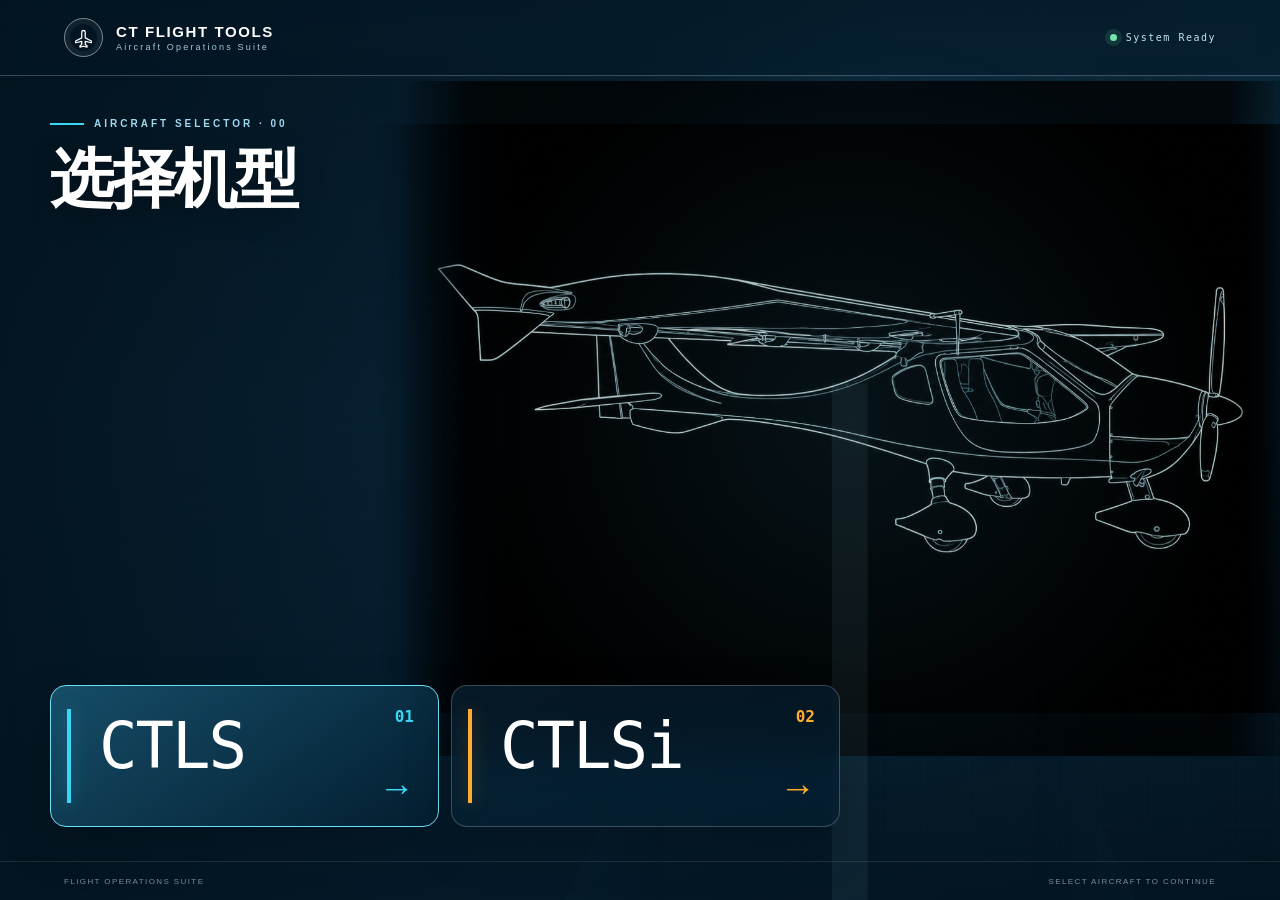
<file: index.html>
<!doctype html>
<html lang="zh-CN">
<head>
  <meta charset="utf-8">
  <meta name="viewport" content="width=device-width,initial-scale=1,viewport-fit=cover">
  <meta name="theme-color" content="#102d40">
  <meta name="apple-mobile-web-app-capable" content="yes">
  <meta name="apple-mobile-web-app-status-bar-style" content="black-translucent">
  <meta name="apple-mobile-web-app-title" content="CTLS Tools">
  <title>CT FLIGHT TOOLS · 选择机型</title>
  <link rel="manifest" href="manifest.json">
  <link rel="icon" href="aircraft/ctls/CTLS-WB/icons/icon.svg" type="image/svg+xml">
  <link rel="apple-touch-icon" href="aircraft/ctls/CTLS-WB/icons/icon-192.png">
  <link rel="stylesheet" href="style.css">
</head>
<body data-model="ctls">
  <div class="scene">
    <header class="topbar">
      <div class="brand" aria-label="CT Flight Tools">
        <span class="brand-mark" aria-hidden="true">
          <svg viewBox="0 0 24 24"><path d="m3 16 7-3.5V6a2 2 0 0 1 4 0v6.5l7 3.5v2l-7-1.6V20l2 1.5V23l-4-1-4 1v-1.5L10 20v-3.6L3 18v-2Z"/></svg>
        </span>
        <span><strong>CT FLIGHT TOOLS</strong><small>Aircraft Operations Suite</small></span>
      </div>
      <div class="status"><span class="pulse" aria-hidden="true"></span>System Ready</div>
    </header>

    <main>
      <header class="hero-copy">
        <p class="eyebrow">Aircraft selector · 00</p>
        <h1>选择机型</h1>
      </header>

      <figure class="aircraft-stage" aria-hidden="true">
        <span class="runway"></span>
        <img class="aircraft aircraft-ctls" src="assets/aircraft-ctls-line.png" alt="">
        <img class="aircraft aircraft-ctlsi" src="assets/aircraft-ctlsi-line.png" alt="">
      </figure>

      <nav class="model-selector" aria-label="选择机型">
        <a class="model-option model-ctls is-active" data-model="ctls" href="aircraft/ctls/index.html" aria-label="进入 CTLS 飞行工具" aria-current="true">
          <span class="accent" aria-hidden="true"></span>
          <strong>CTLS</strong>
          <span class="index">01</span>
          <span class="arrow" aria-hidden="true">→</span>
        </a>
        <a class="model-option model-ctlsi" data-model="ctlsi" href="aircraft/ctlsi/index.html" aria-label="进入 CTLSi 飞行工具">
          <span class="accent" aria-hidden="true"></span>
          <strong>CTLSi</strong>
          <span class="index">02</span>
          <span class="arrow" aria-hidden="true">→</span>
        </a>
      </nav>
    </main>

    <footer><span>Flight operations suite</span><span>Select aircraft to continue</span></footer>
  </div>
  <script src="aircraft-selector.js"></script>
  <script src="pwa-register.js"></script>
</body>
</html>
</file>
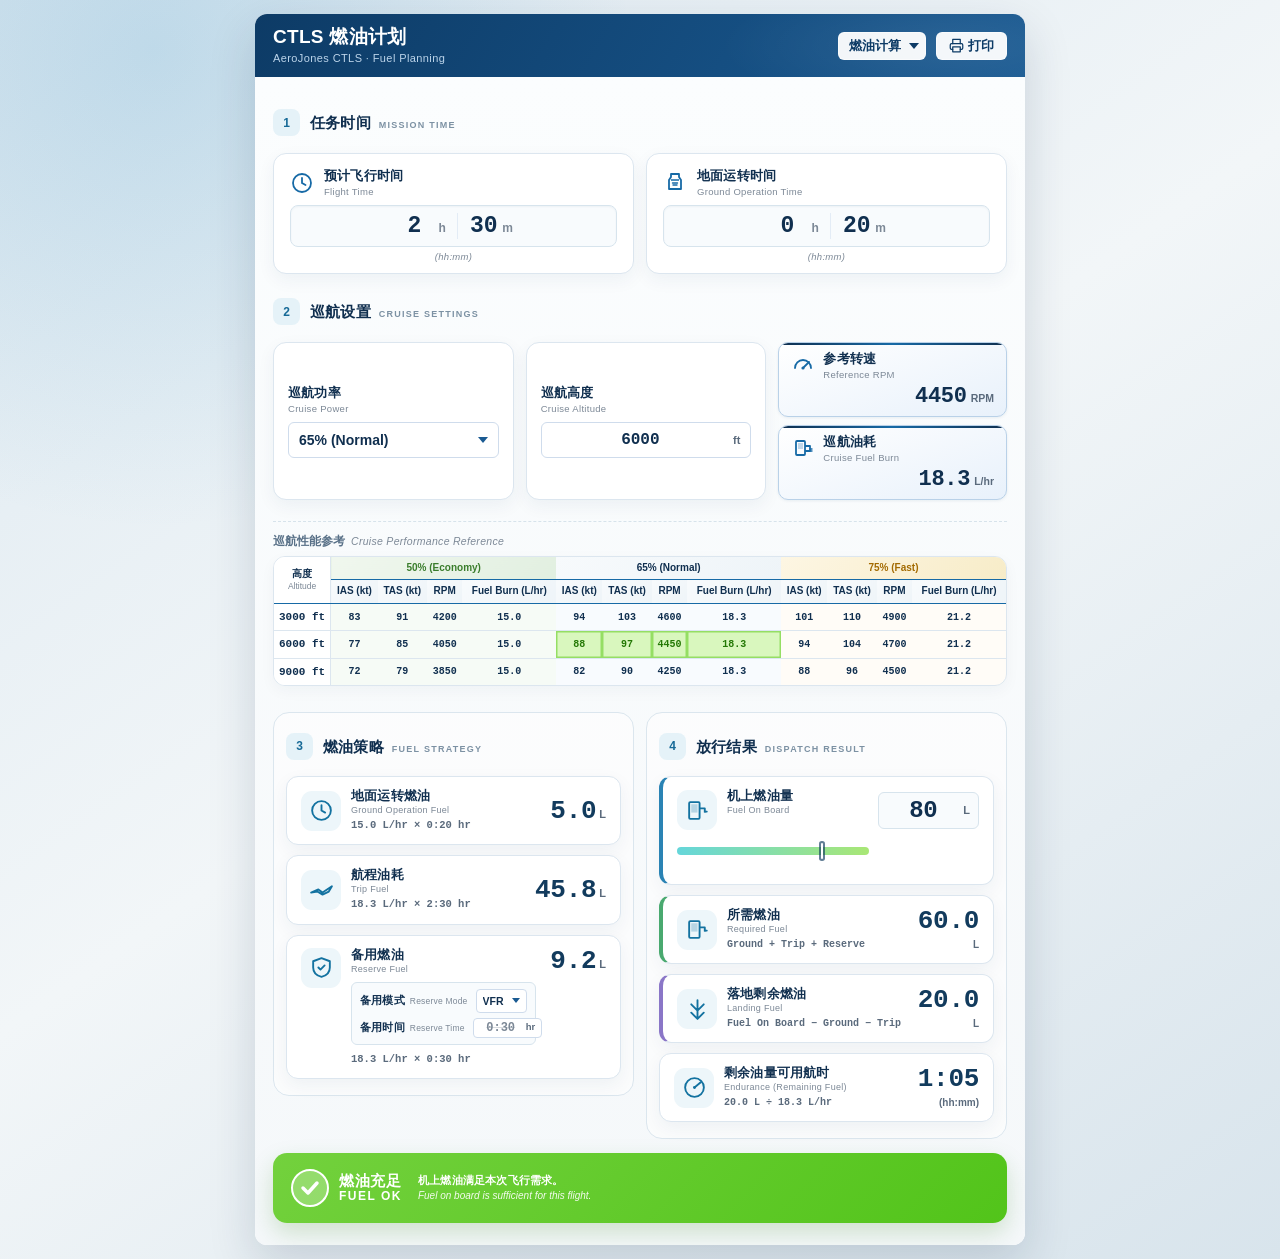
<file: CTLS-FUEL/index.html>
<!DOCTYPE html>
<html lang="zh-CN">
<head>
<meta charset="UTF-8">
<meta name="viewport" content="width=device-width,initial-scale=1,viewport-fit=cover">
<meta name="theme-color" content="#0d3b66">
<meta name="apple-mobile-web-app-capable" content="yes">
<meta name="mobile-web-app-capable" content="yes">
<title>CTLS 燃油计划 | Fuel Planning</title>
<link rel="manifest" href="manifest.json">
<link rel="icon" type="image/svg+xml" href="icons/icon.svg">
<link rel="stylesheet" href="../CTLS-common/css/header.css">
<link rel="stylesheet" href="css/style.css?v=1.1.1">
</head>
<body>

<div class="page">

  <!-- ============================================================
       Header — 与 CTLS-TOL 共用样式
       ============================================================ -->
  <header class="app-header">
    <div class="titles">
      <h1>CTLS 燃油计划</h1>
      <p class="subtitle">AeroJones CTLS · Fuel Planning</p>
    </div>
  </header>

  <div class="body-pad">

    <!-- ============================================================
         Section 1 — Flight Information
         ============================================================ -->
    <div class="sec-title-bar">
      <span class="sec-badge">1</span>
      <span class="sec-text">任务时间 <span class="en">MISSION TIME</span></span>
    </div>

    <div class="info-grid-2">
      <div class="info-card">
        <div class="info-card-head">
          <svg class="info-icon" viewBox="0 0 24 24" aria-hidden="true">
            <circle cx="12" cy="12" r="9" fill="none" stroke="currentColor" stroke-width="1.8"/>
            <path d="M12 7 V12 L15.5 14" fill="none" stroke="currentColor" stroke-width="1.8" stroke-linecap="round"/>
          </svg>
          <div class="info-lbl">
            <span class="cn">预计飞行时间</span>
            <small>Flight Time</small>
          </div>
        </div>
        <div class="time-split">
          <input type="number" id="flight_time_hr" min="0" value="2" class="time-num">
          <span class="time-sep">h</span>
          <input type="number" id="flight_time_min" min="0" max="59" value="30" class="time-num">
          <span class="time-sep">m</span>
        </div>
        <div class="info-hint">(hh:mm)</div>
      </div>

      <div class="info-card">
        <div class="info-card-head">
          <svg class="info-icon" viewBox="0 0 24 24" aria-hidden="true">
            <path d="M8 3 H16 V6 L18 9 V18 H6 V9 L8 6 Z" fill="none" stroke="currentColor" stroke-width="1.8" stroke-linejoin="round"/>
            <path d="M8 9 H16" fill="none" stroke="currentColor" stroke-width="1.6"/>
            <path d="M9.5 12 L14.5 12 M10 14 L14 14" fill="none" stroke="currentColor" stroke-width="1.4" stroke-linecap="round"/>
          </svg>
          <div class="info-lbl">
            <span class="cn">地面运转时间</span>
            <small>Ground Operation Time</small>
          </div>
        </div>
        <div class="time-split">
          <input type="number" id="ground_op_hr" min="0" value="0" class="time-num">
          <span class="time-sep">h</span>
          <input type="number" id="ground_op_min" min="0" max="59" value="20" class="time-num">
          <span class="time-sep">m</span>
        </div>
        <div class="info-hint">(hh:mm)</div>
      </div>
    </div>

    <!-- ============================================================
         Section 2 — Cruise Settings
         ============================================================ -->
    <div class="sec-title-bar">
      <span class="sec-badge">2</span>
      <span class="sec-text">巡航设置 <span class="en">CRUISE SETTINGS</span></span>
    </div>

    <div class="cruise-grid">
      <div class="select-card">
        <div class="select-lbl">
          <span class="cn">巡航功率</span>
          <small>Cruise Power</small>
        </div>
        <select id="cruise_power" class="select-input">
          <option value="50%">50% (Economy)</option>
          <option value="65%" selected>65% (Normal)</option>
          <option value="75%">75% (Fast)</option>
        </select>
      </div>

      <div class="select-card">
        <div class="select-lbl">
          <span class="cn">巡航高度</span>
          <small>Cruise Altitude</small>
        </div>
        <div class="alt-input-wrap">
          <input type="number" id="cruise_altitude" class="alt-input" min="3000" max="9000" step="100" value="6000">
          <span class="alt-unit">ft</span>
        </div>
      </div>

      <div class="result-stack">
        <div class="result-card-sm">
          <div class="result-head">
            <svg class="info-icon" viewBox="0 0 24 24" aria-hidden="true">
              <path d="M4 14 A8 8 0 0 1 20 14" fill="none" stroke="currentColor" stroke-width="1.8" stroke-linecap="round"/>
              <path d="M12 14 L18 8" fill="none" stroke="currentColor" stroke-width="1.8" stroke-linecap="round"/>
              <circle cx="12" cy="14" r="1.6" fill="currentColor"/>
            </svg>
            <div class="info-lbl">
              <span class="cn">参考转速</span>
              <small>Reference RPM</small>
            </div>
          </div>
          <div class="result-val">
            <span class="val" id="res_ref_rpm">—</span>
            <span class="unit">RPM</span>
          </div>
        </div>

        <div class="result-card-sm">
          <div class="result-head">
            <svg class="info-icon" viewBox="0 0 24 24" aria-hidden="true">
              <rect x="5" y="4" width="9" height="14" rx="1" fill="none" stroke="currentColor" stroke-width="1.8"/>
              <rect x="7" y="6" width="5" height="6" fill="currentColor" opacity=".25"/>
              <path d="M14 9 H19 V14 H14" fill="none" stroke="currentColor" stroke-width="1.8" stroke-linejoin="round"/>
              <path d="M19 12 L21 12 M19 14 L21 14" fill="none" stroke="currentColor" stroke-width="1.4" stroke-linecap="round"/>
            </svg>
            <div class="info-lbl">
              <span class="cn">巡航油耗</span>
              <small>Cruise Fuel Burn</small>
            </div>
          </div>
          <div class="result-val">
            <span class="val" id="res_burn">—</span>
            <span class="unit">L/hr</span>
          </div>
        </div>
      </div>
    </div>

    <!-- ============================================================
         POH Performance Reference Table
         ============================================================ -->
    <div class="poh-title">
      <span class="poh-title-cn">巡航性能参考</span>
      <span class="poh-title-en">Cruise Performance Reference</span>
    </div>

    <div class="poh-table-wrap">
      <table class="poh-table" id="poh_table">
        <thead>
          <tr>
            <th class="alt-head" rowspan="2">高度<br><small>Altitude</small></th>
            <th colspan="4" class="grp-50">50% (Economy)</th>
            <th colspan="4" class="grp-65">65% (Normal)</th>
            <th colspan="4" class="grp-75">75% (Fast)</th>
          </tr>
          <tr>
            <th>IAS (kt)</th><th>TAS (kt)</th><th>RPM</th><th>Fuel Burn (L/hr)</th>
            <th>IAS (kt)</th><th>TAS (kt)</th><th>RPM</th><th>Fuel Burn (L/hr)</th>
            <th>IAS (kt)</th><th>TAS (kt)</th><th>RPM</th><th>Fuel Burn (L/hr)</th>
          </tr>
        </thead>
        <tbody>
          <tr data-alt="3000">
            <th class="alt-cell">3000 ft</th>
            <td data-power="50" data-alt="3000" data-key="ias">83</td>
            <td data-power="50" data-alt="3000" data-key="tas">91</td>
            <td data-power="50" data-alt="3000" data-key="rpm">4200</td>
            <td data-power="50" data-alt="3000" data-key="burn">15.0</td>
            <td data-power="65" data-alt="3000" data-key="ias">94</td>
            <td data-power="65" data-alt="3000" data-key="tas">103</td>
            <td data-power="65" data-alt="3000" data-key="rpm">4600</td>
            <td data-power="65" data-alt="3000" data-key="burn">18.3</td>
            <td data-power="75" data-alt="3000" data-key="ias">101</td>
            <td data-power="75" data-alt="3000" data-key="tas">110</td>
            <td data-power="75" data-alt="3000" data-key="rpm">4900</td>
            <td data-power="75" data-alt="3000" data-key="burn">21.2</td>
          </tr>
          <tr data-alt="6000">
            <th class="alt-cell">6000 ft</th>
            <td data-power="50" data-alt="6000" data-key="ias">77</td>
            <td data-power="50" data-alt="6000" data-key="tas">85</td>
            <td data-power="50" data-alt="6000" data-key="rpm">4050</td>
            <td data-power="50" data-alt="6000" data-key="burn">15.0</td>
            <td data-power="65" data-alt="6000" data-key="ias">88</td>
            <td data-power="65" data-alt="6000" data-key="tas">97</td>
            <td data-power="65" data-alt="6000" data-key="rpm">4450</td>
            <td data-power="65" data-alt="6000" data-key="burn">18.3</td>
            <td data-power="75" data-alt="6000" data-key="ias">94</td>
            <td data-power="75" data-alt="6000" data-key="tas">104</td>
            <td data-power="75" data-alt="6000" data-key="rpm">4700</td>
            <td data-power="75" data-alt="6000" data-key="burn">21.2</td>
          </tr>
          <tr data-alt="9000">
            <th class="alt-cell">9000 ft</th>
            <td data-power="50" data-alt="9000" data-key="ias">72</td>
            <td data-power="50" data-alt="9000" data-key="tas">79</td>
            <td data-power="50" data-alt="9000" data-key="rpm">3850</td>
            <td data-power="50" data-alt="9000" data-key="burn">15.0</td>
            <td data-power="65" data-alt="9000" data-key="ias">82</td>
            <td data-power="65" data-alt="9000" data-key="tas">90</td>
            <td data-power="65" data-alt="9000" data-key="rpm">4250</td>
            <td data-power="65" data-alt="9000" data-key="burn">18.3</td>
            <td data-power="75" data-alt="9000" data-key="ias">88</td>
            <td data-power="75" data-alt="9000" data-key="tas">96</td>
            <td data-power="75" data-alt="9000" data-key="rpm">4500</td>
            <td data-power="75" data-alt="9000" data-key="burn">21.2</td>
          </tr>
        </tbody>
      </table>
    </div>

    <div class="mobile-poh-summary">
      <div class="mob-poh-header">
        <span class="mob-poh-title">巡航性能</span>
        <span class="mob-poh-power" id="mob_poh_power">65% (Normal)</span>
      </div>

      <div class="mob-poh-selected">
        <div class="mob-poh-selected-alt" id="mob_poh_alt">6000 ft</div>
        <div class="mob-poh-grid">
          <div class="mob-poh-item">
            <div class="mob-poh-lbl">IAS</div>
            <div class="mob-poh-val" id="mob_poh_ias">88</div>
            <div class="mob-poh-unit">kt</div>
          </div>
          <div class="mob-poh-item">
            <div class="mob-poh-lbl">TAS</div>
            <div class="mob-poh-val" id="mob_poh_tas">97</div>
            <div class="mob-poh-unit">kt</div>
          </div>
          <div class="mob-poh-item">
            <div class="mob-poh-lbl">RPM</div>
            <div class="mob-poh-val" id="mob_poh_rpm">4450</div>
            <div class="mob-poh-unit"></div>
          </div>
          <div class="mob-poh-item">
            <div class="mob-poh-lbl">Fuel Burn</div>
            <div class="mob-poh-val" id="mob_poh_burn">18.3</div>
            <div class="mob-poh-unit">L/hr</div>
          </div>
        </div>
      </div>

      <div class="mob-poh-toggle" id="mob_poh_toggle" role="button" tabindex="0" aria-expanded="false" onclick="togglePOHDetail()" onkeydown="if(event.key==='Enter'||event.key===' '){event.preventDefault();togglePOHDetail()}">
        <span class="mob-poh-toggle-icon">▼</span>
        <span class="mob-poh-toggle-text">查看全部数据</span>
      </div>

      <div class="mob-poh-detail" id="mob_poh_detail">
        <div class="mob-poh-section">
          <div class="mob-poh-section-title">所有高度数据</div>
          <div class="mob-poh-alt-cards">
            <div class="mob-poh-alt-card" id="mob_poh_alt_3000">
              <div class="mob-poh-alt-header">3000 ft</div>
              <div class="mob-poh-alt-row">
                <span class="mob-poh-alt-power">50%</span>
                <span class="mob-poh-alt-ias">IAS:83</span>
                <span class="mob-poh-alt-tas">TAS:91</span>
                <span class="mob-poh-alt-burn">15.0L/hr</span>
              </div>
              <div class="mob-poh-alt-row">
                <span class="mob-poh-alt-power">65%</span>
                <span class="mob-poh-alt-ias">IAS:94</span>
                <span class="mob-poh-alt-tas">TAS:103</span>
                <span class="mob-poh-alt-burn">18.3L/hr</span>
              </div>
              <div class="mob-poh-alt-row">
                <span class="mob-poh-alt-power">75%</span>
                <span class="mob-poh-alt-ias">IAS:101</span>
                <span class="mob-poh-alt-tas">TAS:110</span>
                <span class="mob-poh-alt-burn">21.2L/hr</span>
              </div>
            </div>
            <div class="mob-poh-alt-card" id="mob_poh_alt_6000">
              <div class="mob-poh-alt-header">6000 ft</div>
              <div class="mob-poh-alt-row">
                <span class="mob-poh-alt-power">50%</span>
                <span class="mob-poh-alt-ias">IAS:77</span>
                <span class="mob-poh-alt-tas">TAS:85</span>
                <span class="mob-poh-alt-burn">15.0L/hr</span>
              </div>
              <div class="mob-poh-alt-row">
                <span class="mob-poh-alt-power">65%</span>
                <span class="mob-poh-alt-ias">IAS:88</span>
                <span class="mob-poh-alt-tas">TAS:97</span>
                <span class="mob-poh-alt-burn">18.3L/hr</span>
              </div>
              <div class="mob-poh-alt-row">
                <span class="mob-poh-alt-power">75%</span>
                <span class="mob-poh-alt-ias">IAS:94</span>
                <span class="mob-poh-alt-tas">TAS:104</span>
                <span class="mob-poh-alt-burn">21.2L/hr</span>
              </div>
            </div>
            <div class="mob-poh-alt-card" id="mob_poh_alt_9000">
              <div class="mob-poh-alt-header">9000 ft</div>
              <div class="mob-poh-alt-row">
                <span class="mob-poh-alt-power">50%</span>
                <span class="mob-poh-alt-ias">IAS:72</span>
                <span class="mob-poh-alt-tas">TAS:79</span>
                <span class="mob-poh-alt-burn">15.0L/hr</span>
              </div>
              <div class="mob-poh-alt-row">
                <span class="mob-poh-alt-power">65%</span>
                <span class="mob-poh-alt-ias">IAS:82</span>
                <span class="mob-poh-alt-tas">TAS:90</span>
                <span class="mob-poh-alt-burn">18.3L/hr</span>
              </div>
              <div class="mob-poh-alt-row">
                <span class="mob-poh-alt-power">75%</span>
                <span class="mob-poh-alt-ias">IAS:88</span>
                <span class="mob-poh-alt-tas">TAS:96</span>
                <span class="mob-poh-alt-burn">21.2L/hr</span>
              </div>
            </div>
          </div>
        </div>
      </div>
    </div>

    <!-- ============================================================
         Section 3 + 5 — Fuel Calculation (left) / Fuel Summary (right)
         ============================================================ -->
    <div class="calc-summary-grid">

      <!-- ===== Fuel Calculation (left) ===== -->
      <div class="calc-col">
        <div class="sec-title-bar">
          <span class="sec-badge">3</span>
          <span class="sec-text">燃油策略 <span class="en">FUEL STRATEGY</span></span>
        </div>

        <div class="calc-card">
          <div class="calc-icon">
            <svg viewBox="0 0 24 24"><circle cx="12" cy="12" r="9" fill="none" stroke="currentColor" stroke-width="1.8"/><path d="M12 7 V12 L15.5 14" fill="none" stroke="currentColor" stroke-width="1.8" stroke-linecap="round"/></svg>
          </div>
          <div class="calc-body">
            <div class="calc-lbl"><span class="cn">地面运转燃油</span><small>Ground Operation Fuel</small></div>
            <div class="calc-formula"><span id="fx_ground_op">15.0 L/hr × 0:20 hr</span></div>
          </div>
          <div class="calc-result">
            <span class="val" id="res_ground_op">5.0</span>
            <span class="unit">L</span>
          </div>
        </div>

        <div class="calc-card">
          <div class="calc-icon">
            <svg viewBox="0 0 24 24"><path d="M2 14 L9 11 L13 14 L22 8 L19 13 L13 16 L8 13 Z" fill="none" stroke="currentColor" stroke-width="1.8" stroke-linejoin="round"/></svg>
          </div>
          <div class="calc-body">
            <div class="calc-lbl"><span class="cn">航程油耗</span><small>Trip Fuel</small></div>
            <div class="calc-formula"><span id="fx_trip">18.3 L/hr × 2:30 hr</span></div>
          </div>
          <div class="calc-result">
            <span class="val" id="res_trip">45.8</span>
            <span class="unit">L</span>
          </div>
        </div>

        <div class="calc-card calc-card-3col">
          <div class="calc-icon">
            <svg viewBox="0 0 24 24"><path d="M12 3 L20 6 V12 C20 17 16 20 12 21 C8 20 4 17 4 12 V6 Z" fill="none" stroke="currentColor" stroke-width="1.8" stroke-linejoin="round"/><path d="M9 12 L11 14 L15 10" fill="none" stroke="currentColor" stroke-width="1.8" stroke-linecap="round" stroke-linejoin="round"/></svg>
          </div>
          <div class="calc-body">
            <div class="calc-lbl"><span class="cn">备用燃油</span><small>Reserve Fuel</small></div>
            <div class="reserve-controls">
              <div class="reserve-row">
                <span class="reserve-lbl"><span class="cn">备用模式</span><small>Reserve Mode</small></span>
                <select id="reserve_mode" class="reserve-select">
                  <option value="VFR" selected>VFR (30 min)</option>
                  <option value="IFR">IFR (45 min)</option>
                  <option value="CUSTOM">Custom 自定义</option>
                </select>
              </div>
              <div class="reserve-row">
                <span class="reserve-lbl"><span class="cn">备用时间</span><small>Reserve Time</small></span>
                <span class="reserve-time">
                  <input type="text" id="reserve_time" value="0:30" inputmode="numeric" maxlength="5">
                  <span class="unit">hr</span>
                </span>
              </div>
            </div>
            <div class="calc-formula reserve-formula"><span id="fx_reserve">18.3 L/hr × 0:30 hr</span></div>
          </div>
          <div class="calc-result">
            <span class="val" id="res_reserve">9.2</span>
            <span class="unit">L</span>
          </div>
        </div>
      </div>

      <!-- ===== Fuel Summary (right) ===== -->
      <div class="summary-col">
        <div class="sec-title-bar">
          <span class="sec-badge">4</span>
          <span class="sec-text">放行结果 <span class="en">DISPATCH RESULT</span></span>
        </div>

        <!-- Fuel On Board — 仅留用户填写窗口（无结果） -->
        <div class="summary-card">
          <div class="summary-icon">
            <svg viewBox="0 0 24 24"><rect x="4" y="4" width="10" height="16" rx="1" fill="none" stroke="currentColor" stroke-width="1.8"/><rect x="6" y="6" width="6" height="8" fill="currentColor" opacity=".25"/><path d="M14 10 H19 V14" fill="none" stroke="currentColor" stroke-width="1.8" stroke-linejoin="round"/><path d="M19 13 L21 13" fill="none" stroke="currentColor" stroke-width="1.6" stroke-linecap="round"/></svg>
          </div>
          <div class="summary-body">
            <div class="summary-lbl"><span class="cn">机上燃油量</span><small>Fuel On Board</small></div>
            <div class="summary-formula">&nbsp;</div>
          </div>
          <div class="summary-input">
            <input type="number" id="fuel_on_board" step="0.5" min="0" max="126" value="80">
            <span class="summary-input-unit">L</span>
          </div>
          <div class="fuel-gauge" aria-hidden="true">
            <span class="fuel-gauge-fill" id="fuel_gauge_fill"></span>
            <span class="fuel-gauge-required" id="fuel_required_marker"></span>
          </div>
          <div class="fuel-gauge-scale"><span>0 L</span><span>所需燃油标记</span><span>126 L</span></div>
        </div>

        <div class="summary-card">
          <div class="summary-icon">
            <svg viewBox="0 0 24 24"><rect x="4" y="4" width="10" height="16" rx="1" fill="none" stroke="currentColor" stroke-width="1.8"/><rect x="6" y="6" width="6" height="8" fill="currentColor" opacity=".25"/><path d="M14 10 H19 V14" fill="none" stroke="currentColor" stroke-width="1.8" stroke-linejoin="round"/><path d="M19 13 L21 13" fill="none" stroke="currentColor" stroke-width="1.6" stroke-linecap="round"/></svg>
          </div>
          <div class="summary-body">
            <div class="summary-lbl"><span class="cn">所需燃油</span><small>Required Fuel</small></div>
            <div class="summary-formula">Ground + Trip + Reserve</div>
          </div>
          <div class="summary-result">
            <span class="val" id="res_required">60.0</span>
            <span class="unit">L</span>
          </div>
        </div>

        <div class="summary-card">
          <div class="summary-icon">
            <svg viewBox="0 0 24 24"><path d="M12 4 V20 M6 8 L12 14 L18 8 M6 16 L12 22 L18 16" fill="none" stroke="currentColor" stroke-width="1.8" stroke-linecap="round" stroke-linejoin="round"/></svg>
          </div>
          <div class="summary-body">
            <div class="summary-lbl"><span class="cn">落地剩余燃油</span><small>Landing Fuel</small></div>
            <div class="summary-formula">Fuel On Board − Ground − Trip</div>
          </div>
          <div class="summary-result">
            <span class="val" id="res_landing">20.0</span>
            <span class="unit">L</span>
          </div>
        </div>

        <div class="summary-card">
          <div class="summary-icon">
            <svg viewBox="0 0 24 24"><circle cx="12" cy="12" r="9" fill="none" stroke="currentColor" stroke-width="1.8"/><path d="M12 12 L18 7" fill="none" stroke="currentColor" stroke-width="1.8" stroke-linecap="round"/><circle cx="12" cy="12" r="1.4" fill="currentColor"/></svg>
          </div>
          <div class="summary-body">
            <div class="summary-lbl"><span class="cn">剩余油量可用航时</span><small>Endurance (Remaining Fuel)</small></div>
            <div class="summary-formula"><span id="fx_endurance">20.0 L ÷ 18.3 L/hr</span></div>
          </div>
          <div class="summary-result">
            <span class="val val-time" id="res_endurance">1:05</span>
            <span class="unit">(hh:mm)</span>
          </div>
        </div>
      </div>

    </div>

    <!-- ============================================================
       Footer Status Bar (no airplane)
       ============================================================ -->
    <div class="status-bar" id="fuel_status">
      <div class="status-left">
        <div class="status-icon-circle">
          <svg viewBox="0 0 24 24" aria-hidden="true">
            <path d="M5 12 L10 17 L19 7" fill="none" stroke="white" stroke-width="3.5" stroke-linecap="round" stroke-linejoin="round"/>
          </svg>
        </div>
        <div class="status-text">
          <div class="status-title">燃油充足</div>
          <div class="status-title-en">FUEL OK</div>
        </div>
      </div>
      <div class="status-mid">
        <div class="status-desc">机上燃油满足本次飞行需求。</div>
        <div class="status-desc-en">Fuel on board is sufficient for this flight.</div>
      </div>
    </div>

  </div>
</div>

<script src="data/pohData.js?v=1.1.0"></script>
<script src="../CTLS-common/js/flight-plan-store.js"></script>
<script src="../CTLS-common/js/tool-draft-store.js"></script>
<script src="../CTLS-common/js/form-accessibility.js"></script>
<script src="js/script.js?v=1.2.0"></script>
<script src="../CTLS-common/js/shell-switch.js"></script>
<script src="../CTLS-common/js/pwa-register.js"></script>
</body>
</html>
</file>
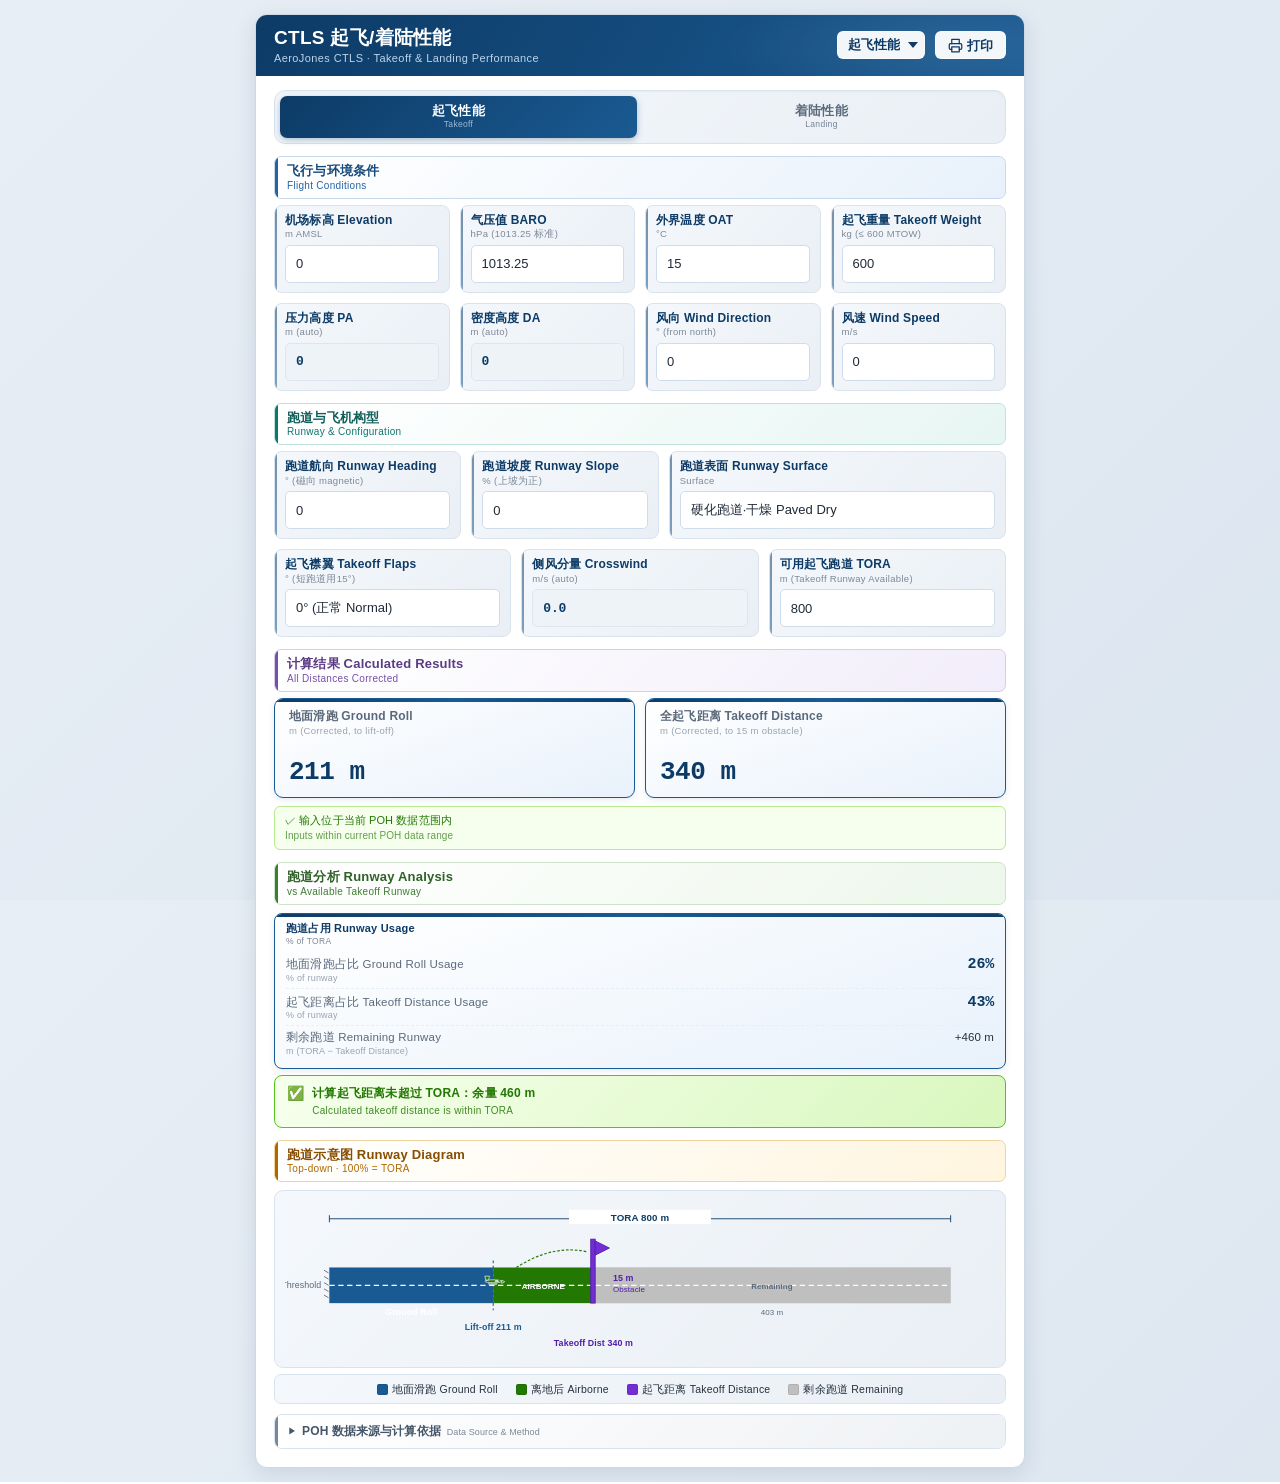
<file: CTLS-TOL/index.html>
<!DOCTYPE html>
<html lang="zh-CN">
<head>
<meta charset="UTF-8">
<meta name="viewport" content="width=device-width,initial-scale=1,viewport-fit=cover">
<meta name="theme-color" content="#0d3b66">
<meta name="apple-mobile-web-app-capable"="yes">
<meta name="mobile-web-app-capable"="yes">
<meta name="apple-mobile-web-app-status-bar-style"="black-translucent">
<meta name="apple-mobile-web-app-title" content="CTLS T&L">
<meta name="format-detection" content="telephone=no">
<title>CTLS 起飞着陆性能 | Takeoff &amp; Landing Performance</title>
<link rel="manifest" href="manifest.json">
<link rel="icon" type="image/svg+xml" href="icons/icon.svg">
<link rel="icon" type="image/png" sizes="192x192" href="icons/icon-192.png">
<link rel="icon" type="image/png" sizes="512x512" href="icons/icon-512.png">
<link rel="apple-touch-icon" href="icons/icon-192.png">
<link rel="apple-touch-icon" sizes="180x180" href="icons/icon-192.png">
<link rel="stylesheet" href="../CTLS-common/css/header.css">
<link rel="stylesheet" href="css/style.css">
</head>
<body>
<div class="container">

  <header class="app-header">
    <div class="titles">
      <h1>CTLS 起飞/着陆性能</h1>
      <p class="subtitle">AeroJones CTLS · Takeoff &amp; Landing Performance</p>
    </div>
  </header>

  <div class="body-pad">

    <!-- ============================================================
         性能分页 Tabs
         ============================================================ -->
    <div class="tabs" role="tablist" aria-label="性能计算类型">
      <div class="tab active" role="tab" tabindex="0" aria-selected="true" aria-controls="tab-to" onclick="switchTab('to')" onkeydown="if(event.key==='Enter'||event.key===' '){event.preventDefault();switchTab('to')}">起飞性能<span class="en">Takeoff</span></div>
      <div class="tab" role="tab" tabindex="-1" aria-selected="false" aria-controls="tab-ld" onclick="switchTab('ld')" onkeydown="if(event.key==='Enter'||event.key===' '){event.preventDefault();switchTab('ld')}">着陆性能<span class="en">Landing</span></div>
    </div>

    <!-- ============================================================
         起飞性能 Takeoff TAB
         ============================================================ -->
    <div class="tab-pane active" id="tab-to">

      <div class="sec-title title-conditions">飞行与环境条件<span class="en">Flight Conditions</span></div>

      <div class="row">
        <div class="fld">
          <label>机场标高 Elevation<span class="en">m AMSL</span></label>
          <input type="number" id="to_elev_m" step="10" value="0" oninput="calcAll()">
        </div>
        <div class="fld">
          <label>气压值 BARO<span class="en">hPa (1013.25 标准)</span></label>
          <input type="number" id="to_qnh" step="0.5" min="900" max="1080" value="1013.25" oninput="calcAll()">
        </div>
        <div class="fld">
          <label>外界温度 OAT<span class="en">°C</span></label>
          <input type="number" id="to_oat_c" step="1" value="15" oninput="calcAll()">
        </div>
        <div class="fld">
          <label>起飞重量 Takeoff Weight<span class="en">kg (≤ 600 MTOW)</span></label>
          <input type="number" id="to_tow" step="1" min="400" max="600" value="600" oninput="calcAll()">
        </div>
      </div>

      <div class="row">
        <div class="fld">
          <label>压力高度 PA<span class="en">m (auto)</span></label>
          <input type="number" id="to_pa_m" class="ro" step="10" readonly>
        </div>
        <div class="fld">
          <label>密度高度 DA<span class="en">m (auto)</span></label>
          <input type="number" id="to_da_m" class="ro" step="10" readonly>
        </div>
        <div class="fld">
          <label>风向 Wind Direction<span class="en">° (from north)</span></label>
          <input type="number" id="to_wind_dir" step="1" min="0" max="360" value="0" oninput="calcAll()">
        </div>
        <div class="fld">
          <label>风速 Wind Speed<span class="en">m/s</span></label>
          <input type="number" id="to_wind_ms" step="0.5" min="0" max="20" value="0" oninput="calcAll()">
        </div>
      </div>

      <div class="sec-title title-config">跑道与飞机构型<span class="en">Runway &amp; Configuration</span></div>
      <div class="row rwy-line">
        <div class="fld">
          <label>跑道航向 Runway Heading<span class="en">° (磁向 magnetic)</span></label>
          <input type="number" id="to_rwy_hdg" step="1" min="0" max="360" value="0" oninput="calcAll()">
        </div>
        <div class="fld">
          <label>跑道坡度 Runway Slope<span class="en">% (上坡为正)</span></label>
          <input type="number" id="to_slope" step="0.5" min="-4" max="4" value="0" oninput="calcAll()">
        </div>
        <div class="fld">
          <label>跑道表面 Runway Surface<span class="en">Surface</span></label>
          <select id="to_surface" onchange="calcAll()">
            <option value="paved_dry">硬化跑道·干燥 Paved Dry</option>
            <option value="paved_wet">硬化跑道·湿润 Paved Wet</option>
            <option value="grass_short">短草地 Short Grass</option>
            <option value="grass_long">长草地 8寸(20cm) Long Grass</option>
            <option value="wet_grass">湿草地 Wet Grass</option>
            <option value="wet_soil">湿土 1.2寸(3cm) Wet Soil</option>
          </select>
        </div>
      </div>

      <div class="row config-row">
        <div class="fld">
          <label>起飞襟翼 Takeoff Flaps<span class="en">° (短跑道用15°)</span></label>
          <select id="to_flap" onchange="calcAll()">
            <option value="0">0° (正常 Normal)</option>
            <option value="15">15° (短跑道 Short Field)</option>
          </select>
        </div>
        <div class="fld">
          <label>侧风分量 Crosswind<span class="en">m/s (auto)</span></label>
          <input type="number" id="to_crosswind_out" class="ro" step="0.1" readonly>
        </div>
        <div class="fld">
          <label>可用起飞跑道 TORA<span class="en">m (Takeoff Runway Available)</span></label>
          <input type="number" id="to_runway_avail" step="50" min="0" value="800" oninput="calcAll()">
        </div>
      </div>

      <!-- ② 计算结果 -->
      <div class="sec-title title-results">计算结果 Calculated Results<span class="en">All Distances Corrected</span></div>

      <div class="result-row result-2">
        <div class="result-card result-large">
          <div class="lbl">地面滑跑 Ground Roll<span class="en">m (Corrected, to lift-off)</span></div>
          <div class="val" id="to_roll">--</div>
        </div>
        <div class="result-card result-large">
          <div class="lbl">全起飞距离 Takeoff Distance<span class="en">m (Corrected, to 15 m obstacle)</span></div>
          <div class="val" id="to_dist">--</div>
        </div>
      </div>

      <div class="warnings" id="warnings_to"></div>

      <!-- ③ 跑道分析 -->
      <div class="sec-title title-runway">跑道分析 Runway Analysis<span class="en">vs Available Takeoff Runway</span></div>

      <div class="analysis-card">
        <div class="analysis-title">跑道占用 Runway Usage<span class="en">% of TORA</span></div>
        <div class="analysis-row">
          <span class="ar-lbl">地面滑跑占比 Ground Roll Usage<span class="en">% of runway</span></span>
          <span class="ar-val" id="a_to_roll_pct">--%</span>
        </div>
        <div class="analysis-row">
          <span class="ar-lbl">起飞距离占比 Takeoff Distance Usage<span class="en">% of runway</span></span>
          <span class="ar-val" id="a_to_dist_pct">--%</span>
        </div>
        <div class="analysis-row">
          <span class="ar-lbl">剩余跑道 Remaining Runway<span class="en">m (TORA − Takeoff Distance)</span></span>
          <span class="ar-val" id="a_to_remaining">--</span>
        </div>
      </div>

      <div id="to_status" class="ld-status"></div>

      <!-- ④ 跑道示意图 -->
      <div class="sec-title diagram-title title-diagram">跑道示意图 Runway Diagram<span class="en">Top-down · 100% = TORA</span></div>
      <div class="diagram-wrap">
        <svg id="takeoff-diagram" viewBox="0 0 800 180" preserveAspectRatio="xMidYMid meet" xmlns="http://www.w3.org/2000/svg"></svg>
      </div>
      <div class="diagram-legend">
        <div class="legend-item"><span class="lg-swatch" style="background:#1a5a92"></span>地面滑跑 Ground Roll</div>
        <div class="legend-item"><span class="lg-swatch" style="background:#237804"></span>离地后 Airborne</div>
        <div class="legend-item"><span class="lg-swatch" style="background:#722ed1"></span>起飞距离 Takeoff Distance</div>
        <div class="legend-item"><span class="lg-swatch" style="background:#bfbfbf"></span>剩余跑道 Remaining</div>
      </div>
    </div>

    <!-- ============================================================
         着陆性能 Landing TAB
         ============================================================ -->
    <div class="tab-pane" id="tab-ld">

      <div class="sec-title title-conditions">飞行与环境条件<span class="en">Flight Conditions</span></div>

      <div class="row">
        <div class="fld">
          <label>机场标高 Elevation<span class="en">m AMSL</span></label>
          <input type="number" id="ld_elev_m" step="10" value="0" oninput="calcAll()">
        </div>
        <div class="fld">
          <label>气压值 BARO<span class="en">hPa (1013.25 标准)</span></label>
          <input type="number" id="ld_qnh" step="0.5" min="900" max="1080" value="1013.25" oninput="calcAll()">
        </div>
        <div class="fld">
          <label>外界温度 OAT<span class="en">°C</span></label>
          <input type="number" id="ld_oat_c" step="1" value="15" oninput="calcAll()">
        </div>
        <div class="fld">
          <label>着陆重量 Landing Weight<span class="en">kg (≤ 600 MLW)</span></label>
          <input type="number" id="ld_ldw" step="1" min="400" max="600" value="560" oninput="calcAll()">
        </div>
      </div>

      <div class="row">
        <div class="fld">
          <label>压力高度 PA<span class="en">m (auto)</span></label>
          <input type="number" id="ld_pa_m" class="ro" step="10" readonly>
        </div>
        <div class="fld">
          <label>密度高度 DA<span class="en">m (auto)</span></label>
          <input type="number" id="ld_da_m" class="ro" step="10" readonly>
        </div>
        <div class="fld">
          <label>风向 Wind Direction<span class="en">° (from north)</span></label>
          <input type="number" id="ld_wind_dir" step="1" min="0" max="360" value="0" oninput="calcAll()">
        </div>
        <div class="fld">
          <label>风速 Wind Speed<span class="en">m/s</span></label>
          <input type="number" id="ld_wind_ms" step="0.5" min="0" max="20" value="0" oninput="calcAll()">
        </div>
      </div>

      <div class="sec-title title-config">跑道与飞机构型<span class="en">Runway &amp; Configuration</span></div>
      <div class="row rwy-line">
        <div class="fld">
          <label>跑道航向 Runway Heading<span class="en">° (磁向 magnetic)</span></label>
          <input type="number" id="ld_rwy_hdg" step="1" min="0" max="360" value="0" oninput="calcAll()">
        </div>
        <div class="fld">
          <label>跑道坡度 Runway Slope<span class="en">% (上坡为正)</span></label>
          <input type="number" id="ld_slope" step="0.5" min="-4" max="4" value="0" oninput="calcAll()">
        </div>
        <div class="fld">
          <label>跑道表面 Runway Surface<span class="en">Surface</span></label>
          <select id="ld_surface" onchange="calcAll()">
            <option value="paved_dry">硬化跑道·干燥 Paved Dry</option>
            <option value="paved_wet">硬化跑道·湿润 Paved Wet</option>
            <option value="grass_short">短草地 Short Grass</option>
            <option value="grass_long">长草地 8寸(20cm) Long Grass</option>
            <option value="wet_grass">湿草地 Wet Grass</option>
            <option value="wet_soil">湿土 1.2寸(3cm) Wet Soil</option>
          </select>
        </div>
      </div>

      <div class="row config-row">
        <div class="fld">
          <label>着陆襟翼 Landing Flaps<span class="en">° (15° 正常 / 30°–35° 短跑道)</span></label>
          <select id="ld_flap" onchange="calcAll()">
            <option value="0">0° (应急；无距离图表 Emergency)</option>
            <option value="15">15° (正常 Normal)</option>
            <option value="30" selected>30° (短跑道 Short Field)</option>
            <option value="35">35° (短跑道，采用30°图表)</option>
          </select>
        </div>
        <div class="fld">
          <label>侧风分量 Crosswind<span class="en">m/s (auto)</span></label>
          <input type="number" id="ld_crosswind_out" class="ro" step="0.1" readonly>
        </div>
        <div class="fld">
          <label>可用着陆跑道长度 LDA<span class="en">m (Landing Distance Available)</span></label>
          <input type="number" id="ld_runway_avail" step="50" min="0" value="800" oninput="calcAll()">
        </div>
      </div>

      <details class="advanced">
        <summary>
          <div class="adv-title">高级选项 Advanced<span class="en">Touchdown Offset &amp; Adjustments</span></div>
        </summary>
        <div class="row row-2">
          <div class="fld">
            <label>接地偏移 Touchdown Offset<span class="en">m (从 Threshold 起, 默认 0)</span></label>
            <input type="number" id="ld_td_offset" step="10" min="0" value="0" oninput="calcAll()">
          </div>
        </div>
      </details>

      <!-- ② 计算结果 -->
      <div class="sec-title title-results">计算结果 Calculated Results<span class="en">Speeds &amp; All Distances Corrected</span></div>

      <div class="result-row result-4">
        <div class="result-card result-large">
          <div class="lbl">失速速度 VS0<span class="en">kt (Stall Speed)</span></div>
          <div class="val" id="ld_vs0">--</div>
        </div>
        <div class="result-card result-large">
          <div class="lbl">着陆入口速度 VREF<span class="en">kt (1.3 × VS0)</span></div>
          <div class="val" id="ld_vref">--</div>
        </div>
        <div class="result-card result-large">
          <div class="lbl">地面滑跑 Ground Roll<span class="en">m (Corrected)</span></div>
          <div class="val" id="ld_roll">--</div>
        </div>
        <div class="result-card result-large">
          <div class="lbl">着陆距离 Landing Distance<span class="en">m (Corrected)</span></div>
          <div class="val" id="ld_dist">--</div>
        </div>
      </div>

      <div class="warnings" id="warnings_ld"></div>

      <!-- ③ 跑道分析 -->
      <div class="sec-title title-runway">跑道分析 Runway Analysis<span class="en">vs Available Landing Runway (LDA)</span></div>

      <div class="analysis-card">
        <div class="analysis-title">跑道占用 Runway Usage<span class="en">% of LDA &amp; Stop Margin</span></div>
        <div class="analysis-row">
          <span class="ar-lbl">地面滑跑占比 Ground Roll Usage<span class="en">% of LDA</span></span>
          <span class="ar-val" id="a_ld_roll_pct">--%</span>
        </div>
        <div class="analysis-row">
          <span class="ar-lbl">着陆距离占比 Landing Distance Usage<span class="en">% of LDA</span></span>
          <span class="ar-val" id="a_ld_dist_pct">--%</span>
        </div>
        <div class="analysis-row">
          <span class="ar-lbl">剩余跑道 Remaining Runway<span class="en">m (LDA − Stop Point)</span></span>
          <span class="ar-val" id="a_ld_remaining">--</span>
        </div>
      </div>

      <div id="ld_status" class="ld-status"></div>

      <!-- ④ 跑道示意图 -->
      <div class="sec-title diagram-title title-diagram">跑道示意图 Runway Diagram<span class="en">Top-down · 100% = LDA</span></div>
      <div class="diagram-wrap">
        <svg id="ld-diagram" viewBox="0 0 800 180" preserveAspectRatio="xMidYMid meet" xmlns="http://www.w3.org/2000/svg"></svg>
      </div>
      <div class="diagram-legend">
        <div class="legend-item"><span class="lg-swatch" style="background:#237804"></span>地面滑跑 Ground Roll</div>
        <div class="legend-item"><span class="lg-swatch" style="background:#722ed1"></span>停止点 Stop Point</div>
        <div class="legend-item"><span class="lg-swatch" style="background:#bfbfbf"></span>剩余跑道 Remaining</div>
      </div>
    </div>

    <details class="support-detail source-detail">
      <summary>POH 数据来源与计算依据 <span>Data Source &amp; Method</span></summary>
      <div class="foot-note">
      <strong>数据来源 POH Section 5 (2022版)：</strong>
      性能数据基于状况良好的飞机（MTOW 600 kg / MLW 600 kg, ISA 0, 无风, 水平硬地），采用 Neuform CR3-65-(IP)-47-101.6 可调桨。
      距离图表使用密度高度（Density Altitude），非压力高度——若用海拔高度会导致误差（夏季高温时尤甚）。
      <strong>密度高度算法：</strong>PA(m) = 机场标高 + (1013.25 − QNH) × 9.144；DA(m) = PA(m) + (OAT − ISA) × 36.576，其中 ISA = 15 − 0.0065 × PA(m)。
      风分量计算：风向/跑道航向均以正北为基准（°），相对夹角 = 风向 − 跑道航向；正北风相对跑道航向 = 顶风分量。
      修正系数：硬化湿润 ×1.10 / ×1.07；长草地 8 寸 ×1.20 / ×1.17；2% 坡度 ×1.07 / ×1.06；4% 坡度 ×1.14 / ×1.12；2.5 m/s 顺风 ×1.20 / ×1.25。
      最佳起飞襟翼 15° 用于短跑道（§4.2.8）；着陆襟翼 15° 正常 / 30°–35° 短跑道。手册仅发布15°和30°距离图表；35°短场着陆采用30°图表，0°仅用于襟翼控制失效程序且不提供距离数据。<strong>实际运行请以纸质POH为准。</strong>
      </div>
    </details>
  </div>
</div>

<script src="../CTLS-common/js/flight-plan-store.js"></script>
<script src="../CTLS-common/js/tool-draft-store.js"></script>
<script src="../CTLS-common/js/form-accessibility.js"></script>
<script src="js/script.js?v=1.3.0"></script>
<script src="../CTLS-common/js/shell-switch.js"></script>
<script src="../CTLS-common/js/pwa-register.js"></script>
</body>
</html>
</file>
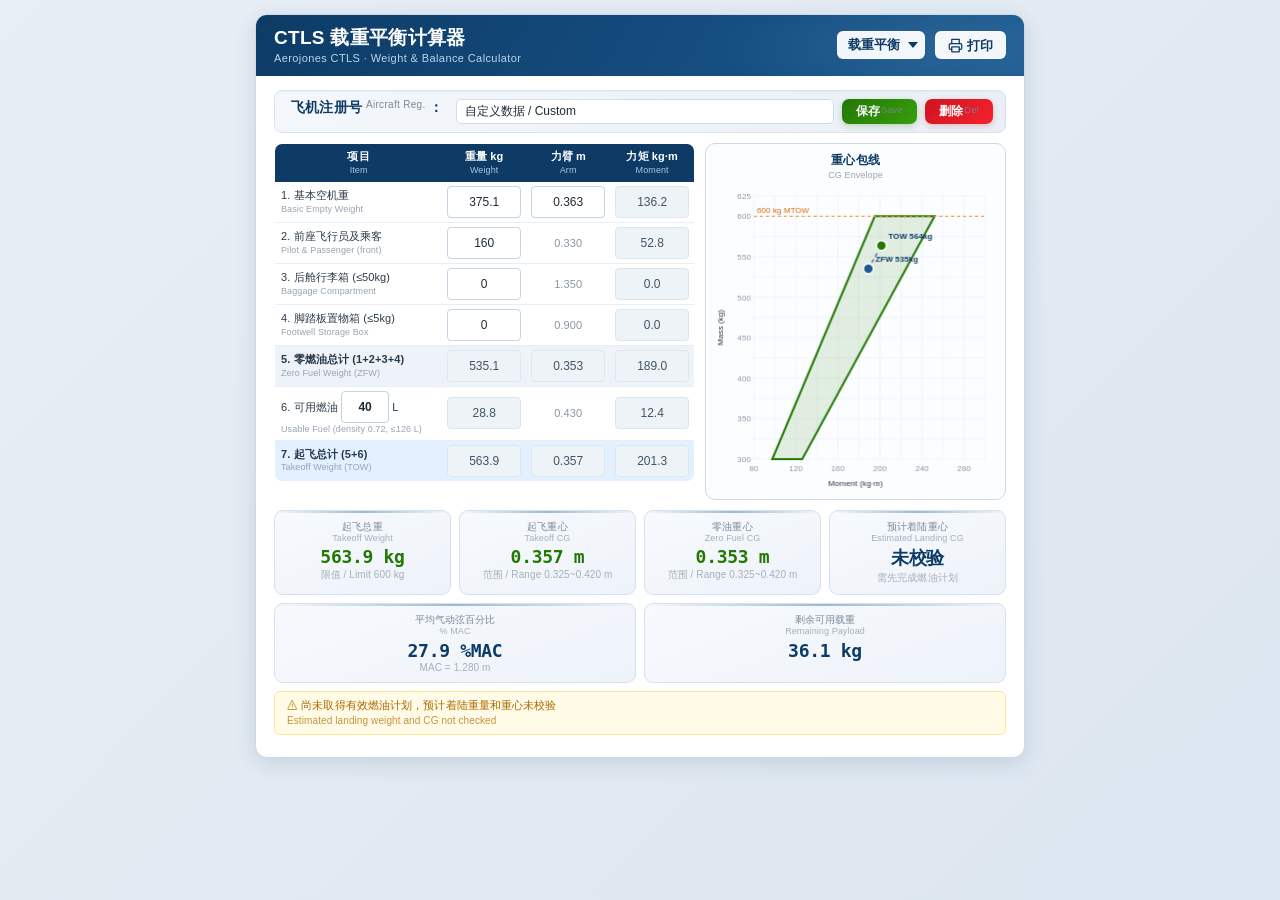
<file: CTLS-WB/index.html>
<!DOCTYPE html>
<html lang="zh-CN">
<head>
<meta charset="UTF-8">
<meta name="viewport" content="width=device-width,initial-scale=1,viewport-fit=cover">
<meta name="theme-color" content="#0d3b66">
<meta name="apple-mobile-web-app-capable" content="yes">
<meta name="mobile-web-app-capable" content="yes">
<meta name="apple-mobile-web-app-status-bar-style" content="black-translucent">
<meta name="apple-mobile-web-app-title" content="CTLS W&B">
<meta name="format-detection" content="telephone=no">
<title>CTLS 载重平衡计算器 | Weight & Balance</title>
<link rel="manifest" href="manifest.json">
<link rel="icon" type="image/svg+xml" href="icons/icon.svg">
<link rel="icon" type="image/png" sizes="192x192" href="icons/icon-192.png">
<link rel="icon" type="image/png" sizes="512x512" href="icons/icon-512.png">
<link rel="apple-touch-icon" href="icons/icon-192.png">
<link rel="apple-touch-icon" sizes="180x180" href="icons/icon-192.png">
<link rel="stylesheet" href="../CTLS-common/css/header.css">
<link rel="stylesheet" href="css/style.css">
</head>
<body>
<div class="container">

  <header class="app-header">
    <div class="titles">
      <h1>CTLS 载重平衡计算器</h1>
      <p class="subtitle">Aerojones CTLS · Weight &amp; Balance Calculator</p>
    </div>
  </header>

  <div class="body-pad">
    <div class="sel-row">
      <label>飞机注册号 <span class="en">Aircraft Reg.</span>：</label>
      <select id="profile" onchange="loadProfile()"><option value="custom">自定义数据 / Custom</option></select>
      <button class="btn-save" onclick="saveProfile()">保存<span class="en">Save</span></button>
      <button class="btn-del" onclick="deleteProfile()">删除<span class="en">Del</span></button>
    </div>

    <div class="desktop-layout">
      <div class="top-row">
        <div class="table-panel">
          <table>
            <thead>
              <tr>
                <th style="width:42%">项目<span class="en">Item</span></th>
                <th>重量 kg<span class="en">Weight</span></th>
                <th>力臂 m<span class="en">Arm</span></th>
                <th>力矩 kg·m<span class="en">Moment</span></th>
              </tr>
            </thead>
            <tbody>
              <tr>
                <td class="item">1. 基本空机重<span class="en">Basic Empty Weight</span></td>
                <td><input type="number" id="w_empty" step="0.1" min="300" max="405" value="375.1" onchange="calc()"></td>
                <td><input type="number" id="arm_empty" step="0.001" value="0.363" onchange="calc()"></td>
                <td><input type="number" id="m_empty" class="ro" readonly></td>
              </tr>
              <tr>
                <td class="item">2. 前座飞行员及乘客<span class="en">Pilot &amp; Passenger (front)</span></td>
                <td><input type="number" id="w_crew" step="0.1" max="240" value="160" onchange="calc()"></td>
                <td class="arm">0.330</td>
                <td><input type="number" id="m_crew" class="ro" readonly></td>
              </tr>
              <tr>
                <td class="item">3. 后舱行李箱 (≤50kg)<span class="en">Baggage Compartment</span></td>
                <td><input type="number" id="w_baggage" step="0.1" max="50" value="0" onchange="calc()"></td>
                <td class="arm">1.350</td>
                <td><input type="number" id="m_baggage" class="ro" readonly></td>
              </tr>
              <tr>
                <td class="item">4. 脚踏板置物箱 (≤5kg)<span class="en">Footwell Storage Box</span></td>
                <td><input type="number" id="w_floor" step="0.1" max="5" value="0" onchange="calc()"></td>
                <td class="arm">0.900</td>
                <td><input type="number" id="m_floor" class="ro" readonly></td>
              </tr>
              <tr class="sumrow">
                <td class="item">5. 零燃油总计 (1+2+3+4)<span class="en">Zero Fuel Weight (ZFW)</span></td>
                <td><input type="number" id="w_zfw" class="ro" readonly></td>
                <td><input type="number" id="arm_zfw" class="ro" readonly></td>
                <td><input type="number" id="m_zfw" class="ro" readonly></td>
              </tr>
              <tr>
                <td class="item">6. 可用燃油
                  <input type="number" id="v_fuel" class="mini" step="1" min="0" max="126" value="40" onchange="calc()"> L
                  <span class="en">Usable Fuel (density 0.72, ≤126 L)</span>
                </td>
                <td><input type="number" id="w_fuel" class="ro" readonly></td>
                <td class="arm">0.430</td>
                <td><input type="number" id="m_fuel" class="ro" readonly></td>
              </tr>
              <tr class="resultrow">
                <td class="item">7. 起飞总计 (5+6)<span class="en">Takeoff Weight (TOW)</span></td>
                <td><input type="number" id="w_tow" class="ro" readonly></td>
                <td><input type="number" id="arm_tow" class="ro" readonly></td>
                <td><input type="number" id="m_tow" class="ro" readonly></td>
              </tr>
            </tbody>
          </table>
        </div>
        <div class="chart-panel">
          <div class="chart-box">
            <h4>重心包线</h4>
            <span class="en">CG Envelope</span>
            <canvas id="cgChart" width="260" height="280"></canvas>
          </div>
        </div>
      </div>
    </div>

    <div class="mobile-cards">
      <div class="mob-card">
        <div class="mob-title">1. 基本空机重<span class="en">Basic Empty Weight</span></div>
        <div class="mob-row">
          <label>重量 Weight</label>
          <input type="number" id="w_empty_mob" step="0.1" min="300" max="405" value="375.1" onchange="syncAndCalc('w_empty')">
          <span class="mob-unit">kg</span>
        </div>
        <div class="mob-row">
          <label>力臂 Arm</label>
          <input type="number" id="arm_empty_mob" step="0.001" value="0.363" onchange="syncAndCalc('arm_empty')">
          <span class="mob-unit">m</span>
        </div>
        <div class="mob-row mob-result">
          <label>力矩 Moment</label>
          <span id="m_empty_mob" class="mob-val">--</span>
          <span class="mob-unit">kg·m</span>
        </div>
      </div>

      <div class="mob-card">
        <div class="mob-title">2. 前座飞行员及乘客<span class="en">Pilot &amp; Passenger</span></div>
        <div class="mob-row">
          <label>重量 Weight</label>
          <input type="number" id="w_crew_mob" step="0.1" max="240" value="160" onchange="syncAndCalc('w_crew')">
          <span class="mob-unit">kg</span>
        </div>
        <div class="mob-row mob-fixed">
          <label>力臂 Arm</label>
          <span class="mob-val">0.330</span>
          <span class="mob-unit">m</span>
        </div>
        <div class="mob-row mob-result">
          <label>力矩 Moment</label>
          <span id="m_crew_mob" class="mob-val">--</span>
          <span class="mob-unit">kg·m</span>
        </div>
      </div>

      <div class="mob-card">
        <div class="mob-title">3. 后舱行李箱<span class="en">Baggage Compartment</span></div>
        <div class="mob-row">
          <label>重量 Weight</label>
          <input type="number" id="w_baggage_mob" step="0.1" max="50" value="0" onchange="syncAndCalc('w_baggage')">
          <span class="mob-unit">kg</span>
        </div>
        <div class="mob-row mob-fixed">
          <label>力臂 Arm</label>
          <span class="mob-val">1.350</span>
          <span class="mob-unit">m</span>
        </div>
        <div class="mob-row mob-result">
          <label>力矩 Moment</label>
          <span id="m_baggage_mob" class="mob-val">--</span>
          <span class="mob-unit">kg·m</span>
        </div>
      </div>

      <div class="mob-card">
        <div class="mob-title">4. 脚踏板置物箱<span class="en">Footwell Storage</span></div>
        <div class="mob-row">
          <label>重量 Weight</label>
          <input type="number" id="w_floor_mob" step="0.1" max="5" value="0" onchange="syncAndCalc('w_floor')">
          <span class="mob-unit">kg</span>
        </div>
        <div class="mob-row mob-fixed">
          <label>力臂 Arm</label>
          <span class="mob-val">0.900</span>
          <span class="mob-unit">m</span>
        </div>
        <div class="mob-row mob-result">
          <label>力矩 Moment</label>
          <span id="m_floor_mob" class="mob-val">--</span>
          <span class="mob-unit">kg·m</span>
        </div>
      </div>

      <div class="mob-card mob-summary">
        <div class="mob-title">5. 零燃油总计<span class="en">Zero Fuel Weight</span></div>
        <div class="mob-row mob-result">
          <label>重量 Weight</label>
          <span id="w_zfw_mob" class="mob-val">--</span>
          <span class="mob-unit">kg</span>
        </div>
        <div class="mob-row mob-result">
          <label>力臂 Arm</label>
          <span id="arm_zfw_mob" class="mob-val">--</span>
          <span class="mob-unit">m</span>
        </div>
        <div class="mob-row mob-result">
          <label>力矩 Moment</label>
          <span id="m_zfw_mob" class="mob-val">--</span>
          <span class="mob-unit">kg·m</span>
        </div>
      </div>

      <div class="mob-card">
        <div class="mob-title">6. 可用燃油<span class="en">Usable Fuel</span></div>
        <div class="mob-row">
          <label>体积 Volume</label>
          <input type="number" id="v_fuel_mob" class="mini" step="1" min="0" max="126" value="40" onchange="syncAndCalc('v_fuel')">
          <span class="mob-unit">L</span>
        </div>
        <div class="mob-row mob-fixed">
          <label>力臂 Arm</label>
          <span class="mob-val">0.430</span>
          <span class="mob-unit">m</span>
        </div>
        <div class="mob-row mob-result">
          <label>重量 Weight</label>
          <span id="w_fuel_mob" class="mob-val">--</span>
          <span class="mob-unit">kg</span>
        </div>
        <div class="mob-row mob-result">
          <label>力矩 Moment</label>
          <span id="m_fuel_mob" class="mob-val">--</span>
          <span class="mob-unit">kg·m</span>
        </div>
      </div>

      <div class="mob-card mob-final">
        <div class="mob-title">7. 起飞总计<span class="en">Takeoff Weight</span></div>
        <div class="mob-row mob-result">
          <label>重量 Weight</label>
          <span id="w_tow_mob" class="mob-val">--</span>
          <span class="mob-unit">kg</span>
        </div>
        <div class="mob-row mob-result">
          <label>力臂 Arm</label>
          <span id="arm_tow_mob" class="mob-val">--</span>
          <span class="mob-unit">m</span>
        </div>
        <div class="mob-row mob-result">
          <label>力矩 Moment</label>
          <span id="m_tow_mob" class="mob-val">--</span>
          <span class="mob-unit">kg·m</span>
        </div>
      </div>
    </div>

    <div class="mobile-chart">
      <div class="chart-box">
        <h4>重心包线</h4>
        <span class="en">CG Envelope</span>
        <canvas id="cgChartMob" width="260" height="280"></canvas>
      </div>
    </div>

    <div class="result-bar">
      <div class="res-item">
        <div class="lbl">起飞总重<span class="en">Takeoff Weight</span></div>
        <div class="val" id="disp_weight">--</div>
        <div class="sub">限值 / Limit 600 kg</div>
      </div>
      <div class="res-item">
        <div class="lbl">起飞重心<span class="en">Takeoff CG</span></div>
        <div class="val" id="disp_cg">--</div>
        <div class="sub">范围 / Range 0.325~0.420 m</div>
      </div>
      <div class="res-item">
        <div class="lbl">零油重心<span class="en">Zero Fuel CG</span></div>
        <div class="val" id="disp_zfw_cg">--</div>
        <div class="sub">范围 / Range 0.325~0.420 m</div>
      </div>
      <div class="res-item">
        <div class="lbl">预计着陆重心<span class="en">Estimated Landing CG</span></div>
        <div class="val" id="disp_ldg_cg">未校验</div>
        <div class="sub" id="disp_ldg_sub">需先完成燃油计划</div>
      </div>
      <div class="res-item">
        <div class="lbl">平均气动弦百分比<span class="en">% MAC</span></div>
        <div class="val" id="disp_mac">--</div>
        <div class="sub">MAC = 1.280 m</div>
      </div>
      <div class="res-item">
        <div class="lbl">剩余可用载重<span class="en">Remaining Payload</span></div>
        <div class="val" id="disp_remain">--</div>
      </div>
    </div>

    <div class="warnings" id="warnings"></div>

  </div>
</div>

<script src="../CTLS-common/js/flight-plan-store.js"></script>
<script src="../CTLS-common/js/tool-draft-store.js"></script>
<script src="../CTLS-common/js/form-accessibility.js"></script>
<script>
// 重心包线（依据知识库图片 微信图片_20231120091634）
// 坐标系：X = 质量力矩 (kg·m)，Y = 飞行质量 (kg)
// 前限 / 后限为等重心斜线：力矩 = 重心(m) × 质量
const CG_FWD = 0.325;
const CG_AFT = 0.420;
const MIN_MASS = 300;
const MAX_MASS = 600;
const FUEL_DENSITY = 0.72;

const DEFAULT_PROFILES = {
  'B-10J9':{empty:375.1,arm:0.363},
  'B-12LY':{empty:390.5,arm:0.360},
  'B-133X':{empty:360.0,arm:0.334}
};

let profiles = {};
function loadProfiles() {
  try { const s = localStorage.getItem('ctls_wb_profiles_v3'); if(s) profiles = JSON.parse(s); } catch(e) {}
  if (!Object.keys(profiles).length) profiles = JSON.parse(JSON.stringify(DEFAULT_PROFILES));
  const sel = document.getElementById('profile');
  sel.replaceChildren();
  const customOption = document.createElement('option');
  customOption.value = 'custom';
  customOption.textContent = '自定义数据 / Custom';
  sel.appendChild(customOption);
  Object.keys(profiles).sort().forEach(n => {
    const option = document.createElement('option');
    option.value = n;
    option.textContent = n;
    sel.appendChild(option);
  });
}
function loadProfile() {
  const n = document.getElementById('profile').value;
  if (n === 'custom' || !profiles[n]) return;
  document.getElementById('w_empty').value = profiles[n].empty;
  document.getElementById('arm_empty').value = profiles[n].arm;
  calc();
}
function saveProfile() {
  const rawName = prompt('飞机编号 Aircraft reg (如 B-10J9)：');
  const n = rawName ? rawName.trim().toUpperCase() : '';
  if (!n) return;
  if (!/^[A-Z0-9][A-Z0-9 -]{0,19}$/.test(n)) {
    alert('飞机编号仅允许 1–20 位英文字母、数字、空格或连字符。\nUse 1–20 letters, numbers, spaces or hyphens.');
    return;
  }
  profiles[n] = {empty:parseFloat(document.getElementById('w_empty').value)||375.1, arm:parseFloat(document.getElementById('arm_empty').value)||0.363};
  localStorage.setItem('ctls_wb_profiles_v3', JSON.stringify(profiles));
  loadProfiles(); document.getElementById('profile').value = n; alert('已保存 Saved');
}
function deleteProfile() {
  const sel = document.getElementById('profile');
  const n = sel.value;
  if (n === 'custom') { alert('无法删除"自定义"项 / Cannot delete Custom.'); return; }
  if (!profiles[n]) { alert('未找到该预设 / Preset not found.'); return; }
  if (!confirm('确认删除 ' + n + ' ?\nDelete preset ' + n + ' ?')) return;
  delete profiles[n];
  localStorage.setItem('ctls_wb_profiles_v3', JSON.stringify(profiles));
  loadProfiles();
  document.getElementById('profile').value = 'custom';
  alert('已删除 ' + n + ' / Deleted.');
}

function syncAndCalc(field) {
  const mobId = field + '_mob';
  const deskId = field;
  const mobEl = document.getElementById(mobId);
  const deskEl = document.getElementById(deskId);
  if (mobEl && deskEl) {
    deskEl.value = mobEl.value;
  }
  calc();
}

function syncToMobile() {
  const fields = ['w_empty', 'arm_empty', 'w_crew', 'w_baggage', 'w_floor', 'v_fuel'];
  fields.forEach(f => {
    const deskEl = document.getElementById(f);
    const mobEl = document.getElementById(f + '_mob');
    if (deskEl && mobEl) {
      mobEl.value = deskEl.value;
    }
  });
  ['m_empty', 'm_crew', 'm_baggage', 'm_floor', 'w_zfw', 'arm_zfw', 'm_zfw', 'w_fuel', 'm_fuel', 'w_tow', 'arm_tow', 'm_tow'].forEach(f => {
    const deskEl = document.getElementById(f);
    const mobEl = document.getElementById(f + '_mob');
    if (deskEl && mobEl) {
      mobEl.textContent = deskEl.value || '--';
    }
  });
}

function calc() {
  const liters = parseFloat(document.getElementById('v_fuel').value)||0;
  const fuelKg = liters * FUEL_DENSITY;

  const w = {
    empty: parseFloat(document.getElementById('w_empty').value)||0,
    crew: parseFloat(document.getElementById('w_crew').value)||0,
    baggage: parseFloat(document.getElementById('w_baggage').value)||0,
    floor: parseFloat(document.getElementById('w_floor').value)||0,
    fuel: fuelKg,
  };
  const arm = { empty: parseFloat(document.getElementById('arm_empty').value)||0, crew:0.330, baggage:1.350, floor:0.900, fuel:0.430 };
  const m = {};
  for (const k of Object.keys(w)) m[k] = w[k] * arm[k];

  const zfw = w.empty + w.crew + w.baggage + w.floor;
  const m_zfw = m.empty + m.crew + m.baggage + m.floor;
  const arm_zfw = zfw > 0 ? m_zfw / zfw : 0;

  const tow = zfw + w.fuel;
  const m_tow = m_zfw + m.fuel;
  const arm_tow = tow > 0 ? m_tow / tow : 0;
  const cg_pct = ((arm_tow / 1.280) * 100).toFixed(1);

  let landing = null;
  try {
    const plan = window.CTLSFlightPlanStore && window.CTLSFlightPlanStore.read();
    const fuelPlan = plan && plan.fuelPlan;
    const groundOpKg = fuelPlan ? fuelPlan.groundOpKg : parseFloat(localStorage.getItem('ctls_ground_op_kg'));
    const tripKg = fuelPlan ? fuelPlan.tripKg : parseFloat(localStorage.getItem('ctls_trip_kg'));
    const sameFuelLoad = !fuelPlan || Math.abs(fuelPlan.sourceFuelOnBoardL - liters) <= 0.1;
    if (sameFuelLoad && isFinite(groundOpKg) && groundOpKg >= 0 && isFinite(tripKg) && tripKg >= 0) {
      const consumedKg = groundOpKg + tripKg;
      const landingFuelKg = w.fuel - consumedKg;
      if (landingFuelKg >= 0) {
        const weight = zfw + landingFuelKg;
        const moment = m_zfw + landingFuelKg * arm.fuel;
        landing = { weight, moment, arm: weight > 0 ? moment / weight : 0, consumedKg };
      }
    }
  } catch(e) {}

  document.getElementById('w_fuel').value = fuelKg.toFixed(1);
  document.getElementById('w_zfw').value = zfw.toFixed(1);
  document.getElementById('m_zfw').value = m_zfw.toFixed(1);
  document.getElementById('arm_zfw').value = arm_zfw.toFixed(3);
  document.getElementById('w_tow').value = tow.toFixed(1);
  document.getElementById('m_tow').value = m_tow.toFixed(1);
  document.getElementById('arm_tow').value = arm_tow.toFixed(3);
  document.getElementById('m_empty').value = m.empty.toFixed(1);
  document.getElementById('m_crew').value = m.crew.toFixed(1);
  document.getElementById('m_baggage').value = m.baggage.toFixed(1);
  document.getElementById('m_floor').value = m.floor.toFixed(1);
  document.getElementById('m_fuel').value = m.fuel.toFixed(1);

  document.getElementById('disp_weight').textContent = tow.toFixed(1) + ' kg';
  document.getElementById('disp_cg').textContent = arm_tow.toFixed(3) + ' m';
  document.getElementById('disp_zfw_cg').textContent = arm_zfw.toFixed(3) + ' m';
  document.getElementById('disp_ldg_cg').textContent = landing ? landing.arm.toFixed(3) + ' m' : '未校验';
  document.getElementById('disp_ldg_sub').textContent = landing
    ? landing.weight.toFixed(1) + ' kg / Estimated'
    : '需先完成燃油计划';
  document.getElementById('disp_mac').textContent = cg_pct + ' %MAC';
  document.getElementById('disp_remain').textContent = (600 - tow).toFixed(1) + ' kg';

  const dw = document.getElementById('disp_weight');
  const dc = document.getElementById('disp_cg');
  const dz = document.getElementById('disp_zfw_cg');
  const dl = document.getElementById('disp_ldg_cg');

  const fwd = CG_FWD, aft = CG_AFT;
  let html = '';
  const wOver = tow > 600;
  const cgFwd = arm_tow < fwd;
  const cgAft = arm_tow > aft;
  const cgNear = !wOver && !cgFwd && !cgAft && (arm_tow < fwd + 0.020 || arm_tow > aft - 0.020);
  const zfwOut = arm_zfw < fwd || arm_zfw > aft;
  const landingOut = landing && (landing.arm < fwd || landing.arm > aft || landing.weight > MAX_MASS);

  if (wOver) { html += '<div class="warning danger">⚠ 起飞总重 '+tow.toFixed(1)+' kg 超出 600 kg 限制！<span class="en">TOW exceeds 600 kg MTOW limit</span></div>'; dw.className='val warn'; }
  else if (tow > 570) { html += '<div class="warning caution">⚠ 总重接近上限（'+tow.toFixed(1)+'/600 kg）<span class="en">Weight approaching limit</span></div>'; dw.className='val ok'; }
  else { dw.className='val ok'; }

  if (cgFwd) { html += '<div class="warning danger">⚠ 重心 '+arm_tow.toFixed(3)+' m 超出前限（'+fwd.toFixed(3)+' m）<span class="en">CG exceeds forward limit</span></div>'; dc.className='val warn'; }
  else if (cgAft) { html += '<div class="warning danger">⚠ 重心 '+arm_tow.toFixed(3)+' m 超出后限（'+aft.toFixed(3)+' m）<span class="en">CG exceeds aft limit</span></div>'; dc.className='val warn'; }
  else if (cgNear) { html += '<div class="warning caution">⚠ 重心接近边界，请确认分布合理<span class="en">CG near boundary, verify loading</span></div>'; dc.className='val ok'; }
  else { dc.className='val ok'; }

  if (zfwOut) {
    html += '<div class="warning danger">⚠ 零燃油重心 '+arm_zfw.toFixed(3)+' m 超出范围 '+fwd.toFixed(3)+'–'+aft.toFixed(3)+' m<span class="en">Zero fuel CG outside envelope</span></div>';
    dz.className='val warn';
  } else {
    dz.className='val ok';
  }

  if (!landing) {
    html += '<div class="warning caution">⚠ 尚未取得有效燃油计划，预计着陆重量和重心未校验<span class="en">Estimated landing weight and CG not checked</span></div>';
    dl.className='val';
  } else if (landingOut) {
    html += '<div class="warning danger">⚠ 预计着陆状态超出包线：'+landing.weight.toFixed(1)+' kg / '+landing.arm.toFixed(3)+' m<span class="en">Estimated landing condition outside envelope</span></div>';
    dl.className='val warn';
  } else {
    dl.className='val ok';
  }

  if (w.crew > 240) html += '<div class="warning danger">⚠ 前座载重超限（>240 kg）<span class="en">Front seat load exceeds 240 kg limit</span></div>';
  if (w.baggage > 50) html += '<div class="warning danger">⚠ 行李超限（>50 kg）<span class="en">Baggage exceeds limit</span></div>';
  if (liters > 126) html += '<div class="warning danger">⚠ 燃油体积超限（>126 L）<span class="en">Fuel volume exceeds limit</span></div>';

  if (!html) html = '<div class="warning success">✓ 零油、起飞及预计着陆状态均位于当前包线内<span class="en">Zero fuel, takeoff and estimated landing conditions are within the current envelope</span></div>';
  document.getElementById('warnings').innerHTML = html;

  const chartPoints = [
    { label:'ZFW', weight:zfw, arm:arm_zfw, color:'#1a5a92' },
    { label:'TOW', weight:tow, arm:arm_tow, color:'#237804' }
  ];
  if (landing) chartPoints.push({ label:'LDG', weight:landing.weight, arm:landing.arm, color:'#722ed1' });
  drawChart(chartPoints);
  syncToMobile();

  /* === 用户显式要求：跨表数据发布 === */
  try {
    localStorage.setItem('ctls_v_fuel', String(liters));
    localStorage.setItem('ctls_tow',    tow.toFixed(1));
    if (window.CTLSFlightPlanStore) {
      window.CTLSFlightPlanStore.publishWeightBalance({
        aircraftReg: document.getElementById('profile').value,
        towKg: tow,
        fuelOnBoardL: liters
      });
    }
  } catch(e){}
}

let currentChartPoints = [];

function drawChartToCanvas(c, points) {
  const ctx = c.getContext('2d');
  const W = c.width, H = c.height;
  const ml=40, mr=12, mt=12, mb=32;
  const pw = W-ml-mr, ph = H-mt-mb;

  ctx.clearRect(0,0,W,H);

  const xMin=80, xMax=300, yMin=300, yMax=625;
  function x(mm) { return ml + (mm-xMin)/(xMax-xMin)*pw; }
  function y(kg) { return mt + (1-(kg-yMin)/(yMax-yMin))*ph; }
  const mFwd = kg => CG_FWD*kg;
  const mAft = kg => CG_AFT*kg;

  ctx.strokeStyle='#e5edf5'; ctx.lineWidth=0.5;
  ctx.fillStyle='#8a97a5'; ctx.font='8px sans-serif'; ctx.textAlign='center';
  for (let mm=80; mm<=300; mm+=20) {
    ctx.beginPath(); ctx.moveTo(x(mm),mt); ctx.lineTo(x(mm),H-mb); ctx.stroke();
    if (mm % 40 === 0) ctx.fillText(mm, x(mm), H-20);
  }
  ctx.textAlign='right';
  for (let kg=300; kg<=625; kg+=25) {
    ctx.beginPath(); ctx.moveTo(ml,y(kg)); ctx.lineTo(W-mr,y(kg)); ctx.stroke();
    if (kg % 50 === 0 || kg===625) ctx.fillText(kg, ml-3, y(kg)+3);
  }

  ctx.fillStyle='#2b3a48'; ctx.font='8px sans-serif'; ctx.textAlign='center';
  ctx.fillText('Moment (kg·m)', W/2, H-5);
  ctx.save(); ctx.translate(9, mt+ph/2); ctx.rotate(-Math.PI/2); ctx.fillText('Mass (kg)',0,0); ctx.restore();

  const P = [
    [mFwd(MIN_MASS), MIN_MASS],
    [mFwd(MAX_MASS), MAX_MASS],
    [mAft(MAX_MASS), MAX_MASS],
    [mAft(MIN_MASS), MIN_MASS],
  ];
  ctx.beginPath();
  ctx.moveTo(x(P[0][0]), y(P[0][1]));
  for (let i=1;i<P.length;i++) ctx.lineTo(x(P[i][0]), y(P[i][1]));
  ctx.closePath();
  ctx.fillStyle='rgba(35,120,4,0.12)'; ctx.fill();
  ctx.strokeStyle='#237804'; ctx.lineWidth=2; ctx.stroke();

  ctx.strokeStyle='#fa8c16'; ctx.lineWidth=1; ctx.setLineDash([3,3]);
  ctx.beginPath(); ctx.moveTo(ml,y(600)); ctx.lineTo(W-mr,y(600)); ctx.stroke();
  ctx.setLineDash([]);
  ctx.fillStyle='#d46b08'; ctx.font='8px sans-serif'; ctx.textAlign='left';
  ctx.fillText('600 kg MTOW', ml+3, y(600)-3);

  if (points.length > 1) {
    ctx.beginPath();
    points.forEach((point, index) => {
      const px = x(point.weight * point.arm), py = y(point.weight);
      if (index === 0) ctx.moveTo(px, py); else ctx.lineTo(px, py);
    });
    ctx.strokeStyle='#66788a'; ctx.lineWidth=1.5; ctx.setLineDash([4,3]); ctx.stroke(); ctx.setLineDash([]);
  }

  points.forEach(point => {
    const curMoment = point.weight * point.arm;
    const inEnv = point.arm >= CG_FWD && point.arm <= CG_AFT && point.weight <= MAX_MASS;
    ctx.beginPath();
    ctx.arc(x(curMoment), y(point.weight), 5, 0, Math.PI*2);
    ctx.fillStyle = inEnv ? point.color : '#cf1322';
    ctx.fill();
    ctx.strokeStyle='#fff'; ctx.lineWidth=1.5; ctx.stroke();
    ctx.fillStyle='#0d3b66'; ctx.font='bold 8px sans-serif'; ctx.textAlign='left';
    const lx = curMoment > 250 ? x(curMoment)-58 : x(curMoment)+7;
    ctx.fillText(point.label+' '+point.weight.toFixed(0)+'kg', lx, y(point.weight)-7);
    ctx.textAlign='center';
  });
}

function drawChart(points) {
  currentChartPoints = points;
  const c1 = document.getElementById('cgChart');
  const c2 = document.getElementById('cgChartMob');
  if (c1) drawChartToCanvas(c1, points);
  if (c2) drawChartToCanvas(c2, points);
}

loadProfiles();
calc();

function resizeChart() {
  [document.getElementById('cgChart'), document.getElementById('cgChartMob')].forEach(c => {
    if (!c) return;
    const parent = c.parentElement;
    const rect = parent.getBoundingClientRect();
    if (rect.width <= 0 || rect.height <= 0) return;
    const newWidth = Math.min(rect.width - 16, 400);
    const newHeight = Math.round(newWidth * 1.08);
    if (c.width !== newWidth) {
      c.width = newWidth;
      c.height = newHeight;
    }
  });

  drawChart(currentChartPoints);
}

if (window.ResizeObserver) {
  const ro = new ResizeObserver(resizeChart);
  document.querySelectorAll('.chart-box').forEach(box => {
    ro.observe(box);
  });
} else {
  window.addEventListener('resize', resizeChart);
}
resizeChart();
</script>
<script src="../CTLS-common/js/shell-switch.js"></script>
<script src="../CTLS-common/js/pwa-register.js"></script>
</body>
</html>
</file>
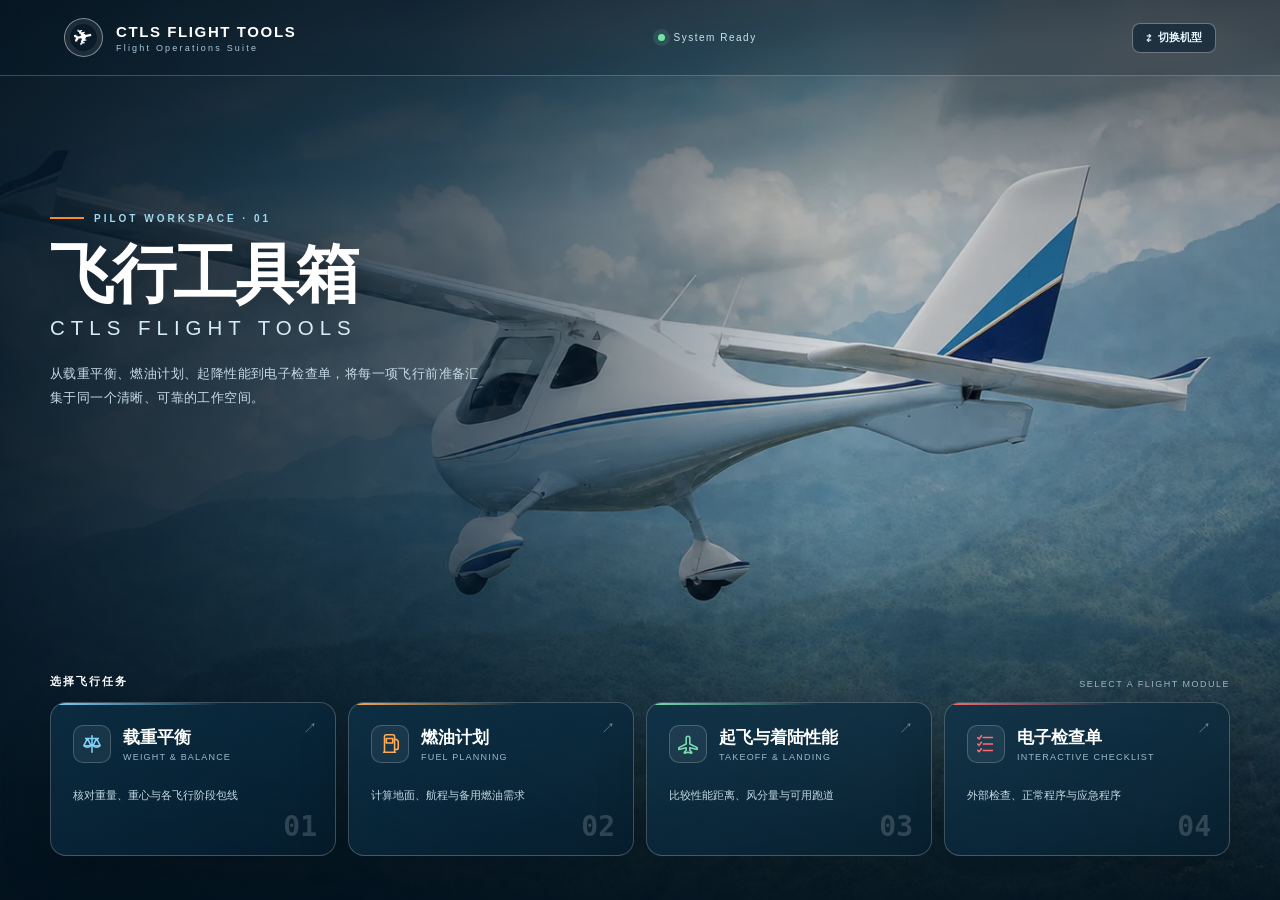
<file: aircraft/ctls/index.html>
<!DOCTYPE html>
<html lang="zh-CN">
<head>
<meta charset="UTF-8"><meta name="viewport" content="width=device-width,initial-scale=1,viewport-fit=cover"><meta name="theme-color" content="#071b2c">
<title>CTLS 飞行工具箱 · Flight Tools</title><link rel="manifest" href="manifest.json"><link rel="icon" href="CTLS-WB/icons/icon.svg" type="image/svg+xml">
<style>
:root{--orange:#ff8a24;--line:rgba(255,255,255,.22)}*,*::before,*::after{box-sizing:border-box}html,body{margin:0;min-height:100%;font-family:'PingFang SC','Microsoft YaHei',-apple-system,BlinkMacSystemFont,'Segoe UI',sans-serif}body{min-height:100vh;color:#fff;background:#102d40;overflow-x:hidden}.scene{position:relative;min-height:100vh;isolation:isolate;display:flex;flex-direction:column;background:url('assets/WSP_5686.jpg') 57% center/cover no-repeat}.scene::before{content:'';position:absolute;inset:0;z-index:-2;background:linear-gradient(90deg,rgba(3,20,34,.92),rgba(4,28,46,.68) 34%,rgba(4,25,41,.15) 66%,rgba(3,19,32,.24))}.scene::after{content:'';position:absolute;inset:0;z-index:-1;background:linear-gradient(180deg,rgba(2,15,25,.58),transparent 24%,transparent 58%,rgba(2,17,28,.9));pointer-events:none}.topbar{height:76px;padding:0 clamp(24px,5vw,80px);display:flex;align-items:center;justify-content:space-between;border-bottom:1px solid var(--line);background:rgba(4,24,39,.18);backdrop-filter:blur(12px)}.brand{display:flex;align-items:center;gap:13px}.brand-mark{width:39px;height:39px;border:1px solid rgba(255,255,255,.5);border-radius:50%;display:grid;place-items:center;font-size:18px;transform:rotate(-12deg);box-shadow:inset 0 0 0 5px rgba(255,255,255,.08)}.brand strong{font-size:15px;letter-spacing:1.6px}.brand small{display:block;margin-top:2px;color:#a9c8da;font-size:9px;letter-spacing:2.2px}.status{display:flex;align-items:center;gap:9px;color:#c8e3ef;font-size:10px;letter-spacing:1.5px}.pulse{width:7px;height:7px;border-radius:50%;background:#72e5ad;box-shadow:0 0 0 5px rgba(114,229,173,.12)}main{width:min(1180px,calc(100% - 48px));margin:auto;display:grid;grid-template-columns:minmax(320px,510px) 1fr;align-items:end;padding:clamp(48px,9vh,110px) 0 44px}.hero{align-self:center;padding-bottom:7vh}.eyebrow{display:flex;align-items:center;gap:10px;margin-bottom:19px;color:#9fd8ef;font-size:10px;font-weight:600;letter-spacing:3px;text-transform:uppercase}.eyebrow::before{content:'';width:34px;height:2px;background:var(--orange)}h1{margin:0;font-size:clamp(44px,5vw,72px);line-height:.98;letter-spacing:-2.5px;text-shadow:0 8px 28px rgba(0,0,0,.3)}h1 span{display:block;margin-top:13px;font-size:.32em;font-weight:400;letter-spacing:6px;color:#d7edf6;text-transform:uppercase}.intro{max-width:430px;margin:24px 0 0;color:#c4dce7;font-size:13px;line-height:1.85;letter-spacing:.4px}.flight-line{display:flex;align-items:center;gap:13px;margin-top:28px;color:#bcd5e1;font:10px/1.2 Consolas,monospace;letter-spacing:1px}.flight-line i{display:block;width:66px;height:1px;background:linear-gradient(90deg,var(--orange),transparent)}.panel{grid-column:1/-1;margin-top:34px}.panel-head{display:flex;justify-content:space-between;align-items:end;margin-bottom:13px}.panel-head strong{font-size:11px;letter-spacing:2px}.panel-head span{color:#9eb8c7;font-size:9px;letter-spacing:1.5px;text-transform:uppercase}.tools{display:grid;grid-template-columns:repeat(4,1fr);gap:12px}.tool{position:relative;min-height:154px;padding:22px;color:#fff;text-decoration:none;border:1px solid rgba(255,255,255,.22);border-radius:16px;background:linear-gradient(145deg,rgba(15,50,72,.74),rgba(6,30,48,.6));box-shadow:0 18px 50px rgba(0,0,0,.2);backdrop-filter:blur(18px) saturate(130%);overflow:hidden;transition:.22s}.tool::before{content:'';position:absolute;left:0;top:0;width:100%;height:2px;background:linear-gradient(90deg,var(--accent),transparent 60%)}.tool::after{content:'↗';position:absolute;right:18px;top:17px;color:rgba(255,255,255,.45);font-size:14px;transition:.22s}.tool:hover{transform:translateY(-6px);border-color:rgba(255,255,255,.48);background:linear-gradient(145deg,rgba(15,61,91,.88),rgba(5,32,51,.76))}.tool:hover::after{transform:translate(3px,-3px);color:#fff}.tool:nth-child(1){--accent:#7dd3fc}.tool:nth-child(2){--accent:#ffab57}.tool:nth-child(3){--accent:#79dfaf}.tool:nth-child(4){--accent:#ff6b73}.tool-top{display:flex;align-items:center;gap:12px}.icon{width:38px;height:38px;border:1px solid rgba(255,255,255,.2);border-radius:10px;display:grid;place-items:center;color:var(--accent);background:rgba(255,255,255,.06)}.icon svg{width:22px;height:22px;stroke:currentColor;fill:none;stroke-width:1.7;stroke-linecap:round;stroke-linejoin:round}.name{font-size:17px;font-weight:650}.tool-en{display:block;margin-top:3px;color:#9fb9c8;font-size:9px;letter-spacing:1.2px;text-transform:uppercase}.desc{display:block;margin-top:24px;color:#c4d9e3;font-size:11px;line-height:1.6}.index{position:absolute;right:18px;bottom:14px;color:rgba(255,255,255,.17);font:bold 28px/1 Consolas,monospace}footer{padding:15px clamp(24px,5vw,80px);display:flex;justify-content:space-between;color:rgba(214,235,244,.56);font-size:8px;letter-spacing:1.4px;border-top:1px solid rgba(255,255,255,.1);text-transform:uppercase}
@media(max-width:760px){.scene{background-position:61% center}.scene::before{background:linear-gradient(180deg,rgba(3,20,34,.82),rgba(4,24,39,.3) 36%,rgba(2,17,28,.94) 70%)}.topbar{height:64px;padding:0 18px}.status{display:none}main{width:calc(100% - 28px);display:block;padding:42px 0 24px}.hero{padding:0 5px 20vh}h1{font-size:43px}h1 span{font-size:13px;letter-spacing:4px}.intro{font-size:11px;max-width:320px}.flight-line{display:none}.panel{margin-top:0}.tools{grid-template-columns:1fr;gap:9px}.tool{min-height:105px;padding:16px 18px}.desc{margin-top:11px}.index{font-size:22px}.panel-head{padding:0 3px}footer{padding:13px 18px}.footer-hide{display:none}}@media(max-width:380px){.hero{padding-bottom:14vh}h1{font-size:38px}.intro{margin-top:16px}.tool{min-height:98px}.desc{font-size:10px}}@media(prefers-reduced-motion:reduce){.tool,.tool::after{transition:none}}
.scene{background-image:url('assets/WSP_5686-web.webp')}
/* 首页始终限制在浏览器 100% 缩放的一屏内 */
html,body{height:100%;overflow:hidden}
.scene{height:100svh;min-height:0;overflow:hidden}
main{flex:1;min-height:0;margin:0 auto}
.topbar,footer{flex-shrink:0}
@media(max-width:760px){
  .topbar{height:56px}
  main{display:flex;flex-direction:column;justify-content:center;padding:14px 0 10px}
  .hero{padding:0 5px clamp(32px,7vh,58px)}
  .eyebrow{margin-bottom:10px;font-size:8px}
  h1{font-size:clamp(32px,10vw,42px)}
  h1 span{margin-top:8px;font-size:11px}
  .intro{margin-top:12px;line-height:1.55}
  .panel-head{margin-bottom:7px}
  .tools{gap:6px}
  .tool{min-height:78px;height:78px;padding:10px 14px;border-radius:12px}
  .icon{width:34px;height:34px}
  .name{font-size:15px}
  .desc{margin-top:5px;font-size:9px;line-height:1.35}
  .index{right:14px;bottom:9px;font-size:18px}
  .tool::after{right:14px;top:11px}
  footer{padding:9px 18px}
}
@media(max-width:380px),(max-height:700px){
  .topbar{height:50px}.brand-mark{width:32px;height:32px}.brand strong{font-size:12px}
  main{padding:8px 0}.hero{padding-bottom:20px}.intro{display:none}
  .tool{height:70px;min-height:70px}.desc{display:none}.panel-head{margin-bottom:5px}
  footer{padding:7px 18px}
}
/* 手机版首页：原始照片只做等比例裁剪，不拉伸、不重绘 */
@media(max-width:760px){
  html,body{height:auto;min-height:100%;overflow-x:hidden;overflow-y:auto;background:#061827}
  .scene{height:auto;min-height:100svh;overflow:visible;background:#061827;display:block}
  .scene::before,.scene::after{display:none}
  .topbar{height:66px;padding:0 18px;background:#071d2d;border-bottom:1px solid rgba(178,218,240,.28);backdrop-filter:none}
  .brand-mark{width:38px;height:38px}
  .brand strong{font-size:15px;letter-spacing:2.4px}
  .brand small{font-size:9px}
  main{width:100%;margin:0;padding:0 0 18px;display:block}
  .hero{height:230px;padding:0;position:relative;background-image:linear-gradient(180deg,rgba(4,23,37,.18),rgba(3,19,31,.12) 55%,#061a2a 100%),url('assets/WSP_5686-web.webp');background-size:cover;background-position:66% 50%;background-repeat:no-repeat}
  .hero .eyebrow,.hero .intro{display:none}
  .hero h1{position:absolute;left:20px;top:48px;margin:0;font-size:35px;line-height:1;letter-spacing:1px;text-shadow:0 2px 10px rgba(0,0,0,.45)}
  .hero h1::before{content:'';display:block;width:30px;height:3px;margin-bottom:12px;background:var(--orange)}
  .hero h1 span{margin-top:9px;font-size:11px;font-weight:400;letter-spacing:4px;color:#c3e7f6}
  .panel{width:auto;margin:0;padding:0 16px}
  .panel-head{height:34px;margin:0;padding:0;display:flex;align-items:center;justify-content:flex-start;gap:9px}
  .panel-head::before{content:'';width:4px;height:18px;border-radius:2px;background:#69c9e9}
  .panel-head strong{font-size:12px;letter-spacing:1px}
  .panel-head span{font-size:8px;letter-spacing:1.5px}
  .tools{display:grid;grid-template-columns:1fr;gap:10px}
  .tool{height:116px;min-height:116px;padding:14px;display:flex;flex-direction:column;justify-content:center;border-radius:15px;background:linear-gradient(135deg,rgba(14,49,73,.94),rgba(4,28,47,.98));backdrop-filter:none}
  .tool:hover{transform:none}
  .tool::before{width:3px;height:100%;background:var(--accent)}
  .tool::after{right:26px;top:44px;font-size:25px}
  .tool-top{gap:12px}
  .icon{width:54px;height:54px;border-radius:13px;flex:0 0 54px}
  .icon svg{width:31px;height:31px}
  .name{font-size:20px}
  .tool-en{margin-top:4px;font-size:9px;letter-spacing:1.6px;color:var(--accent)}
  .desc{margin:8px 0 0 66px;font-size:10px;line-height:1.35;white-space:nowrap}
  .index{display:none}
}
@media(max-width:380px),(max-height:700px){
  .topbar{height:58px}
  .hero{height:190px}
  .hero h1{top:34px;font-size:32px}
  .panel{padding:0 12px 12px}
  .tool{height:96px;min-height:96px}
  .desc{display:block;margin-top:5px;font-size:9px}
}
</style></head>
<body><div class="scene"><header class="topbar"><div class="brand"><div class="brand-mark">✈</div><div><strong>CTLS FLIGHT TOOLS</strong><small>Flight Operations Suite</small></div></div><div class="status"><span class="pulse"></span>System Ready</div></header>
<main><section class="hero"><div class="eyebrow">Pilot workspace · 01</div><h1>飞行工具箱<span>CTLS Flight Tools</span></h1><p class="intro">从载重平衡、燃油计划、起降性能到电子检查单，将每一项飞行前准备汇集于同一个清晰、可靠的工作空间。</p></section>
<section class="panel" aria-label="飞行工具"><div class="panel-head"><strong>选择飞行任务</strong><span>Select a flight module</span></div><div class="tools">
<a class="tool" href="CTLS-WB/index.html"><div class="tool-top"><span class="icon"><svg viewBox="0 0 24 24"><path d="M12 3v18M5 6h14M7 6l-4 8h8L7 6Zm10 0-4 8h8l-4-8Z"/><path d="M4 14c0 2 6 2 6 0M14 14c0 2 6 2 6 0"/></svg></span><span><span class="name">载重平衡</span><span class="tool-en">Weight &amp; Balance</span></span></div><span class="desc">核对重量、重心与各飞行阶段包线</span><b class="index">01</b></a>
<a class="tool" href="CTLS-FUEL/index.html"><div class="tool-top"><span class="icon"><svg viewBox="0 0 24 24"><path d="M6 21V4a2 2 0 0 1 2-2h7a2 2 0 0 1 2 2v17M5 21h13M8 6h7v5H8zM17 7h2l2 2v7a2 2 0 0 1-4 0v-4"/></svg></span><span><span class="name">燃油计划</span><span class="tool-en">Fuel Planning</span></span></div><span class="desc">计算地面、航程与备用燃油需求</span><b class="index">02</b></a>
<a class="tool" href="CTLS-TOL/index.html"><div class="tool-top"><span class="icon"><svg viewBox="0 0 24 24"><path d="m2 16 8-4V5.5a2 2 0 0 1 4 0V12l8 4v2l-8-2v3l2 2v1l-4-1-4 1v-1l2-2v-3l-8 2v-2Z"/></svg></span><span><span class="name">起飞与着陆性能</span><span class="tool-en">Takeoff &amp; Landing</span></span></div><span class="desc">比较性能距离、风分量与可用跑道</span><b class="index">03</b></a>
<a class="tool" href="CTLS-CHECK/index.html"><div class="tool-top"><span class="icon"><svg viewBox="0 0 24 24"><path d="M9 5h10M9 12h10M9 19h10M3 5l1.5 1.5L7 3M3 12l1.5 1.5L7 10M3 19l1.5 1.5L7 17"/></svg></span><span><span class="name">电子检查单</span><span class="tool-en">Interactive Checklist</span></span></div><span class="desc">外部检查、正常程序与应急程序</span><b class="index">04</b></a>
</div></section></main></div><script src="../../hub-home-switch.js"></script><script src="CTLS-common/js/pwa-register.js"></script></body></html>
</file>
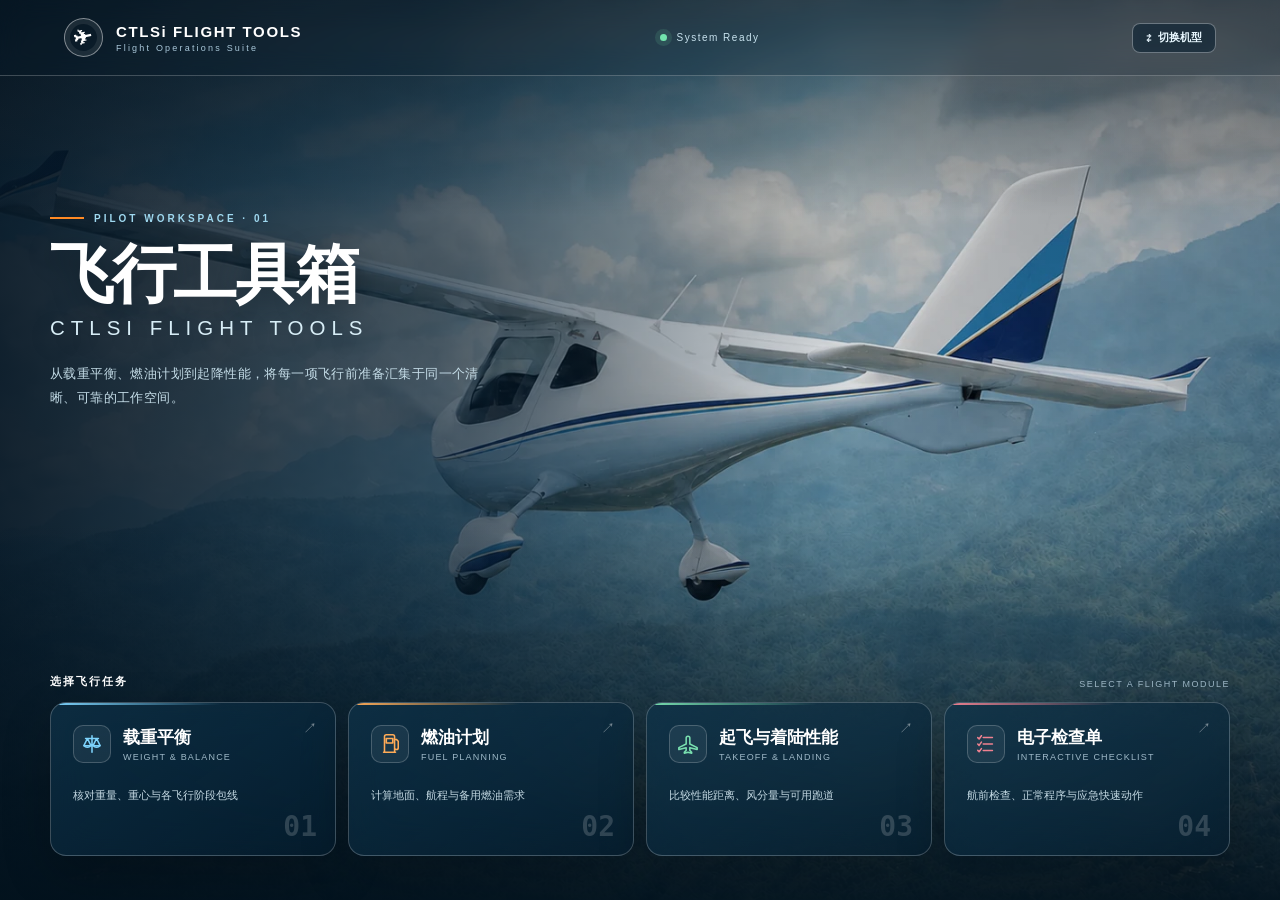
<file: aircraft/ctlsi/index.html>
<!DOCTYPE html>
<html lang="zh-CN">
<head>
<meta charset="UTF-8"><meta name="viewport" content="width=device-width,initial-scale=1,viewport-fit=cover"><meta name="theme-color" content="#071b2c">
<title>CTLSi 飞行工具箱 · Flight Tools</title><link rel="manifest" href="manifest.json"><link rel="icon" href="CTLSi-WB/icons/icon.svg" type="image/svg+xml">
<style>
:root{--orange:#ff8a24;--line:rgba(255,255,255,.22)}*,*::before,*::after{box-sizing:border-box}html,body{margin:0;min-height:100%;font-family:'PingFang SC','Microsoft YaHei',-apple-system,BlinkMacSystemFont,'Segoe UI',sans-serif}body{min-height:100vh;color:#fff;background:#102d40;overflow-x:hidden}.scene{position:relative;min-height:100vh;isolation:isolate;display:flex;flex-direction:column;background:url('assets/WSP_5686.jpg') 57% center/cover no-repeat}.scene::before{content:'';position:absolute;inset:0;z-index:-2;background:linear-gradient(90deg,rgba(3,20,34,.92),rgba(4,28,46,.68) 34%,rgba(4,25,41,.15) 66%,rgba(3,19,32,.24))}.scene::after{content:'';position:absolute;inset:0;z-index:-1;background:linear-gradient(180deg,rgba(2,15,25,.58),transparent 24%,transparent 58%,rgba(2,17,28,.9));pointer-events:none}.topbar{height:76px;padding:0 clamp(24px,5vw,80px);display:flex;align-items:center;justify-content:space-between;border-bottom:1px solid var(--line);background:rgba(4,24,39,.18);backdrop-filter:blur(12px)}.brand{display:flex;align-items:center;gap:13px}.brand-mark{width:39px;height:39px;border:1px solid rgba(255,255,255,.5);border-radius:50%;display:grid;place-items:center;font-size:18px;transform:rotate(-12deg);box-shadow:inset 0 0 0 5px rgba(255,255,255,.08)}.brand strong{font-size:15px;letter-spacing:1.6px}.brand small{display:block;margin-top:2px;color:#a9c8da;font-size:9px;letter-spacing:2.2px}.status{display:flex;align-items:center;gap:9px;color:#c8e3ef;font-size:10px;letter-spacing:1.5px}.pulse{width:7px;height:7px;border-radius:50%;background:#72e5ad;box-shadow:0 0 0 5px rgba(114,229,173,.12)}main{width:min(1180px,calc(100% - 48px));margin:auto;display:grid;grid-template-columns:minmax(320px,510px) 1fr;align-items:end;padding:clamp(48px,9vh,110px) 0 44px}.hero{align-self:center;padding-bottom:7vh}.eyebrow{display:flex;align-items:center;gap:10px;margin-bottom:19px;color:#9fd8ef;font-size:10px;font-weight:600;letter-spacing:3px;text-transform:uppercase}.eyebrow::before{content:'';width:34px;height:2px;background:var(--orange)}h1{margin:0;font-size:clamp(44px,5vw,72px);line-height:.98;letter-spacing:-2.5px;text-shadow:0 8px 28px rgba(0,0,0,.3)}h1 span{display:block;margin-top:13px;font-size:.32em;font-weight:400;letter-spacing:6px;color:#d7edf6;text-transform:uppercase}.intro{max-width:430px;margin:24px 0 0;color:#c4dce7;font-size:13px;line-height:1.85;letter-spacing:.4px}.flight-line{display:flex;align-items:center;gap:13px;margin-top:28px;color:#bcd5e1;font:10px/1.2 Consolas,monospace;letter-spacing:1px}.flight-line i{display:block;width:66px;height:1px;background:linear-gradient(90deg,var(--orange),transparent)}.panel{grid-column:1/-1;margin-top:34px}.panel-head{display:flex;justify-content:space-between;align-items:end;margin-bottom:13px}.panel-head strong{font-size:11px;letter-spacing:2px}.panel-head span{color:#9eb8c7;font-size:9px;letter-spacing:1.5px;text-transform:uppercase}.tools{display:grid;grid-template-columns:repeat(3,1fr);gap:12px}.tool{position:relative;min-height:154px;padding:22px;color:#fff;text-decoration:none;border:1px solid rgba(255,255,255,.22);border-radius:16px;background:linear-gradient(145deg,rgba(15,50,72,.74),rgba(6,30,48,.6));box-shadow:0 18px 50px rgba(0,0,0,.2);backdrop-filter:blur(18px) saturate(130%);overflow:hidden;transition:.22s}.tool::before{content:'';position:absolute;left:0;top:0;width:100%;height:2px;background:linear-gradient(90deg,var(--accent),transparent 60%)}.tool::after{content:'↗';position:absolute;right:18px;top:17px;color:rgba(255,255,255,.45);font-size:14px;transition:.22s}.tool:hover{transform:translateY(-6px);border-color:rgba(255,255,255,.48);background:linear-gradient(145deg,rgba(15,61,91,.88),rgba(5,32,51,.76))}.tool:hover::after{transform:translate(3px,-3px);color:#fff}.tool:nth-child(1){--accent:#7dd3fc}.tool:nth-child(2){--accent:#ffab57}.tool:nth-child(3){--accent:#79dfaf}.tool-top{display:flex;align-items:center;gap:12px}.icon{width:38px;height:38px;border:1px solid rgba(255,255,255,.2);border-radius:10px;display:grid;place-items:center;color:var(--accent);background:rgba(255,255,255,.06)}.icon svg{width:22px;height:22px;stroke:currentColor;fill:none;stroke-width:1.7;stroke-linecap:round;stroke-linejoin:round}.name{font-size:17px;font-weight:650}.tool-en{display:block;margin-top:3px;color:#9fb9c8;font-size:9px;letter-spacing:1.2px;text-transform:uppercase}.desc{display:block;margin-top:24px;color:#c4d9e3;font-size:11px;line-height:1.6}.index{position:absolute;right:18px;bottom:14px;color:rgba(255,255,255,.17);font:bold 28px/1 Consolas,monospace}footer{padding:15px clamp(24px,5vw,80px);display:flex;justify-content:space-between;color:rgba(214,235,244,.56);font-size:8px;letter-spacing:1.4px;border-top:1px solid rgba(255,255,255,.1);text-transform:uppercase}
@media(max-width:760px){.scene{background-position:61% center}.scene::before{background:linear-gradient(180deg,rgba(3,20,34,.82),rgba(4,24,39,.3) 36%,rgba(2,17,28,.94) 70%)}.topbar{height:64px;padding:0 18px}.status{display:none}main{width:calc(100% - 28px);display:block;padding:42px 0 24px}.hero{padding:0 5px 20vh}h1{font-size:43px}h1 span{font-size:13px;letter-spacing:4px}.intro{font-size:11px;max-width:320px}.flight-line{display:none}.panel{margin-top:0}.tools{grid-template-columns:1fr;gap:9px}.tool{min-height:105px;padding:16px 18px}.desc{margin-top:11px}.index{font-size:22px}.panel-head{padding:0 3px}footer{padding:13px 18px}.footer-hide{display:none}}@media(max-width:380px){.hero{padding-bottom:14vh}h1{font-size:38px}.intro{margin-top:16px}.tool{min-height:98px}.desc{font-size:10px}}@media(prefers-reduced-motion:reduce){.tool,.tool::after{transition:none}}
.scene{background-image:url('assets/WSP_5686-web.webp')}
/* 首页始终限制在浏览器 100% 缩放的一屏内 */
html,body{height:100%;overflow:hidden}
.scene{height:100svh;min-height:0;overflow:hidden}
main{flex:1;min-height:0;margin:0 auto}
.topbar,footer{flex-shrink:0}
@media(max-width:760px){
  .topbar{height:56px}
  main{display:flex;flex-direction:column;justify-content:center;padding:14px 0 10px}
  .hero{padding:0 5px clamp(32px,7vh,58px)}
  .eyebrow{margin-bottom:10px;font-size:8px}
  h1{font-size:clamp(32px,10vw,42px)}
  h1 span{margin-top:8px;font-size:11px}
  .intro{margin-top:12px;line-height:1.55}
  .panel-head{margin-bottom:7px}
  .tools{gap:6px}
  .tool{min-height:78px;height:78px;padding:10px 14px;border-radius:12px}
  .icon{width:34px;height:34px}
  .name{font-size:15px}
  .desc{margin-top:5px;font-size:9px;line-height:1.35}
  .index{right:14px;bottom:9px;font-size:18px}
  .tool::after{right:14px;top:11px}
  footer{padding:9px 18px}
}
@media(max-width:380px),(max-height:700px){
  .topbar{height:50px}.brand-mark{width:32px;height:32px}.brand strong{font-size:12px}
  main{padding:8px 0}.hero{padding-bottom:20px}.intro{display:none}
  .tool{height:70px;min-height:70px}.desc{display:none}.panel-head{margin-bottom:5px}
  footer{padding:7px 18px}
}
/* 手机版首页：原始照片只做等比例裁剪，不拉伸、不重绘 */
@media(max-width:760px){
  html,body{height:auto;min-height:100%;overflow-x:hidden;overflow-y:auto;background:#061827}
  .scene{height:auto;min-height:100svh;overflow:visible;background:#061827;display:block}
  .scene::before,.scene::after{display:none}
  .topbar{height:66px;padding:0 18px;background:#071d2d;border-bottom:1px solid rgba(178,218,240,.28);backdrop-filter:none}
  .brand-mark{width:38px;height:38px}
  .brand strong{font-size:15px;letter-spacing:2.4px}
  .brand small{font-size:9px}
  main{width:100%;margin:0;padding:0 0 18px;display:block}
  .hero{height:230px;padding:0;position:relative;background-image:linear-gradient(180deg,rgba(4,23,37,.18),rgba(3,19,31,.12) 55%,#061a2a 100%),url('assets/WSP_5686-web.webp');background-size:cover;background-position:66% 50%;background-repeat:no-repeat}
  .hero .eyebrow,.hero .intro{display:none}
  .hero h1{position:absolute;left:20px;top:48px;margin:0;font-size:35px;line-height:1;letter-spacing:1px;text-shadow:0 2px 10px rgba(0,0,0,.45)}
  .hero h1::before{content:'';display:block;width:30px;height:3px;margin-bottom:12px;background:var(--orange)}
  .hero h1 span{margin-top:9px;font-size:11px;font-weight:400;letter-spacing:4px;color:#c3e7f6}
  .panel{width:auto;margin:0;padding:0 16px}
  .panel-head{height:34px;margin:0;padding:0;display:flex;align-items:center;justify-content:flex-start;gap:9px}
  .panel-head::before{content:'';width:4px;height:18px;border-radius:2px;background:#69c9e9}
  .panel-head strong{font-size:12px;letter-spacing:1px}
  .panel-head span{font-size:8px;letter-spacing:1.5px}
  .tools{display:grid;grid-template-columns:1fr;gap:10px}
  .tool{height:116px;min-height:116px;padding:14px;display:flex;flex-direction:column;justify-content:center;border-radius:15px;background:linear-gradient(135deg,rgba(14,49,73,.94),rgba(4,28,47,.98));backdrop-filter:none}
  .tool:hover{transform:none}
  .tool::before{width:3px;height:100%;background:var(--accent)}
  .tool::after{right:26px;top:44px;font-size:25px}
  .tool-top{gap:12px}
  .icon{width:54px;height:54px;border-radius:13px;flex:0 0 54px}
  .icon svg{width:31px;height:31px}
  .name{font-size:20px}
  .tool-en{margin-top:4px;font-size:9px;letter-spacing:1.6px;color:var(--accent)}
  .desc{margin:8px 0 0 66px;font-size:10px;line-height:1.35;white-space:nowrap}
  .index{display:none}
}
@media(max-width:380px),(max-height:700px){
  .topbar{height:58px}
  .hero{height:190px}
  .hero h1{top:34px;font-size:32px}
  .panel{padding:0 12px 12px}
  .tool{height:96px;min-height:96px}
  .desc{display:block;margin-top:5px;font-size:9px}
}
.tool:nth-child(4){--accent:#ef8190}
@media(min-width:761px){.tools{grid-template-columns:repeat(4,1fr)}}
</style></head>
<body><div class="scene"><header class="topbar"><div class="brand"><div class="brand-mark">✈</div><div><strong>CTLSi FLIGHT TOOLS</strong><small>Flight Operations Suite</small></div></div><div class="status"><span class="pulse"></span>System Ready</div></header>
<main><section class="hero"><div class="eyebrow">Pilot workspace · 01</div><h1>飞行工具箱<span>CTLSi Flight Tools</span></h1><p class="intro">从载重平衡、燃油计划到起降性能，将每一项飞行前准备汇集于同一个清晰、可靠的工作空间。</p></section>
<section class="panel" aria-label="飞行工具"><div class="panel-head"><strong>选择飞行任务</strong><span>Select a flight module</span></div><div class="tools">
<a class="tool" href="CTLSi-WB/index.html"><div class="tool-top"><span class="icon"><svg viewBox="0 0 24 24"><path d="M12 3v18M5 6h14M7 6l-4 8h8L7 6Zm10 0-4 8h8l-4-8Z"/><path d="M4 14c0 2 6 2 6 0M14 14c0 2 6 2 6 0"/></svg></span><span><span class="name">载重平衡</span><span class="tool-en">Weight &amp; Balance</span></span></div><span class="desc">核对重量、重心与各飞行阶段包线</span><b class="index">01</b></a>
<a class="tool" href="CTLSi-FUEL/index.html"><div class="tool-top"><span class="icon"><svg viewBox="0 0 24 24"><path d="M6 21V4a2 2 0 0 1 2-2h7a2 2 0 0 1 2 2v17M5 21h13M8 6h7v5H8zM17 7h2l2 2v7a2 2 0 0 1-4 0v-4"/></svg></span><span><span class="name">燃油计划</span><span class="tool-en">Fuel Planning</span></span></div><span class="desc">计算地面、航程与备用燃油需求</span><b class="index">02</b></a>
<a class="tool" href="CTLSi-TOL/index.html"><div class="tool-top"><span class="icon"><svg viewBox="0 0 24 24"><path d="m2 16 8-4V5.5a2 2 0 0 1 4 0V12l8 4v2l-8-2v3l2 2v1l-4-1-4 1v-1l2-2v-3l-8 2v-2Z"/></svg></span><span><span class="name">起飞与着陆性能</span><span class="tool-en">Takeoff &amp; Landing</span></span></div><span class="desc">比较性能距离、风分量与可用跑道</span><b class="index">03</b></a>
<a class="tool" href="CTLSi-CHECK/index.html"><div class="tool-top"><span class="icon"><svg viewBox="0 0 24 24"><path d="M9 5h10M9 12h10M9 19h10M3 5l1.5 1.5L7 3M3 12l1.5 1.5L7 10M3 19l1.5 1.5L7 17"/></svg></span><span><span class="name">电子检查单</span><span class="tool-en">Interactive Checklist</span></span></div><span class="desc">航前检查、正常程序与应急快速动作</span><b class="index">04</b></a>
</div></section></main></div><script src="../../hub-home-switch.js"></script><script src="CTLSi-common/js/pwa-register.js"></script></body></html>
</file>
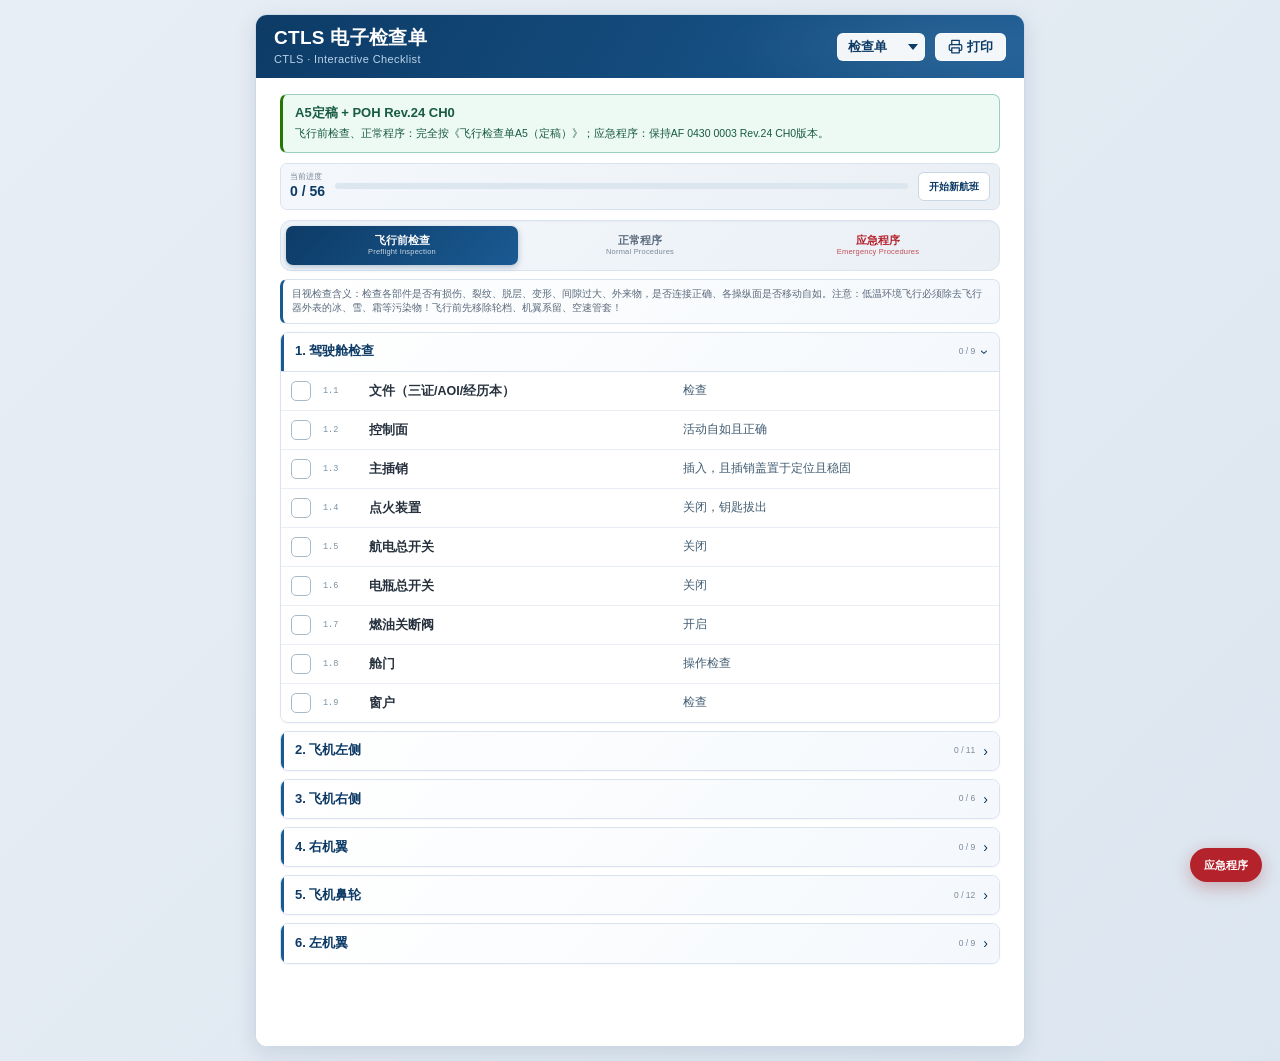
<file: aircraft/ctls/CTLS-CHECK/index.html>
<!doctype html>
<html lang="zh-CN">
<head>
  <meta charset="utf-8">
  <meta name="viewport" content="width=device-width,initial-scale=1,viewport-fit=cover">
  <meta name="theme-color" content="#0d3b66">
  <title>CTLS 电子检查单 | Checklist</title>
  <link rel="manifest" href="manifest.json">
  <link rel="icon" href="icons/icon.svg" type="image/svg+xml">
  <link rel="stylesheet" href="../CTLS-common/css/header.css">
  <link rel="stylesheet" href="css/style.css">
</head>
<body>
<div class="page">
  <header class="app-header">
    <div class="titles">
      <h1>CTLS 电子检查单</h1>
      <p class="subtitle">CTLS · Interactive Checklist</p>
    </div>
  </header>

  <main class="app-shell body-pad">
    <section class="source-warning verified" role="note">
      <strong>A5定稿 + POH Rev.24 CH0</strong>
      <span>飞行前检查、正常程序：完全按《飞行检查单A5（定稿）》；应急程序：保持AF 0430 0003 Rev.24 CH0版本。</span>
    </section>

    <section class="flight-strip" aria-label="检查进度">
      <div><small>当前进度</small><strong id="progressText">0 / 0</strong></div>
      <div class="progress"><i id="progressBar"></i></div>
      <button id="resetBtn" class="reset-btn" type="button">开始新航班</button>
    </section>

    <nav class="category-tabs" id="categoryTabs" aria-label="检查单类别"></nav>
    <section class="category-notice" id="categoryNotice"></section>
    <section class="checklist" id="checklist" aria-live="polite"></section>
  </main>
</div>

  <button class="emergency-jump" id="emergencyJump" type="button">应急程序</button>

  <script src="data/checklistData.js"></script>
  <script src="js/app.js"></script>
  <script src="../CTLS-common/js/shell-switch.js"></script>
  <script src="../CTLS-common/js/pwa-register.js"></script>
</body>
</html>
</file>
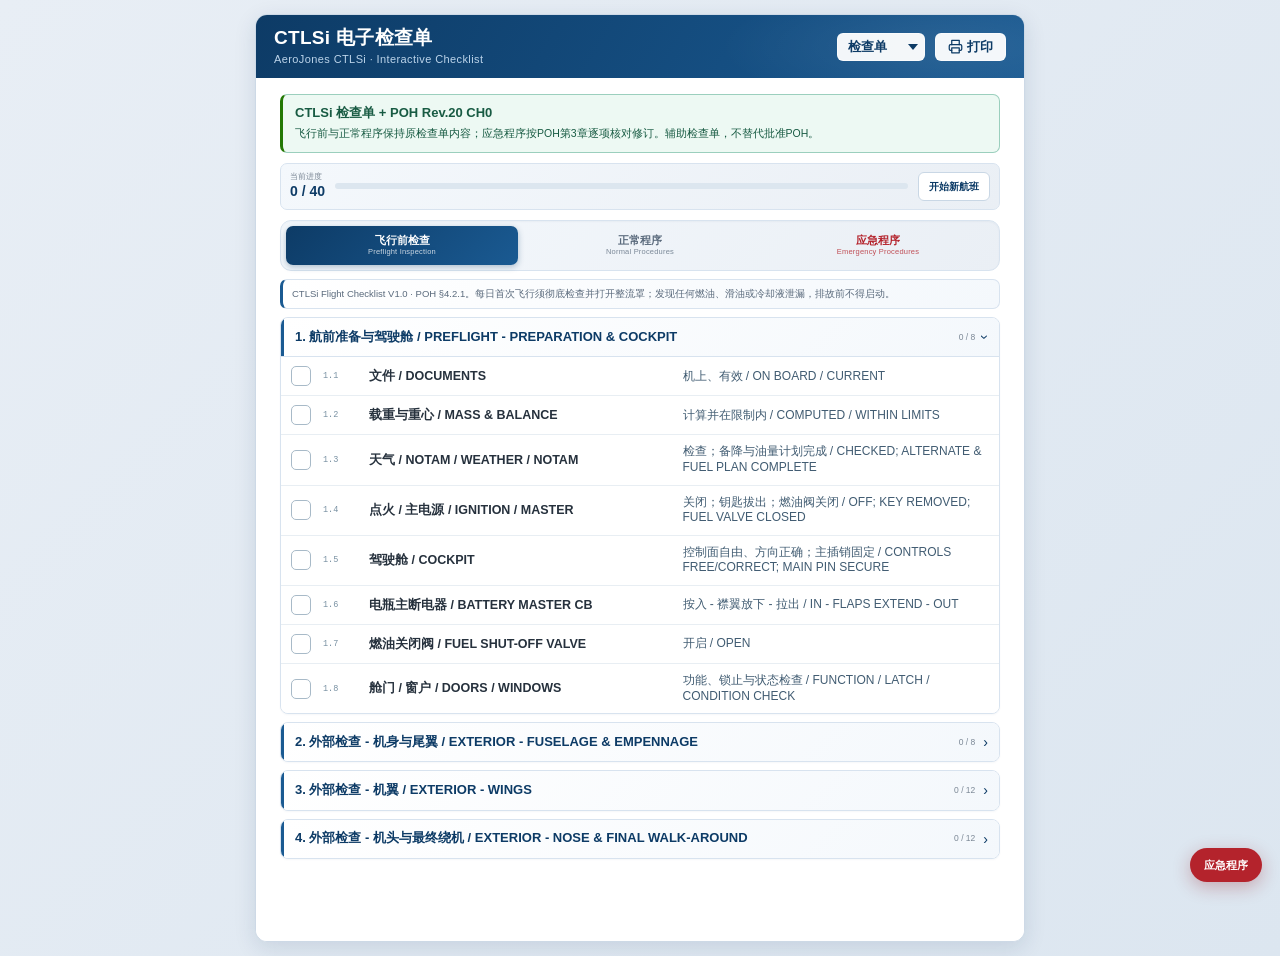
<file: aircraft/ctlsi/CTLSi-CHECK/index.html>
<!doctype html>
<html lang="zh-CN">
<head>
  <meta charset="utf-8">
  <meta name="viewport" content="width=device-width,initial-scale=1,viewport-fit=cover">
  <meta name="theme-color" content="#0d3b66">
  <title>CTLSi 电子检查单 | Checklist</title>
  <link rel="manifest" href="manifest.json">
  <link rel="icon" href="icons/icon.svg" type="image/svg+xml">
  <link rel="stylesheet" href="../CTLSi-common/css/header.css">
  <link rel="stylesheet" href="css/style.css">
</head>
<body>
<div class="page">
  <header class="app-header">
    <div class="titles">
      <h1>CTLSi 电子检查单</h1>
      <p class="subtitle">AeroJones CTLSi · Interactive Checklist</p>
    </div>
  </header>

  <main class="app-shell body-pad">
    <section class="source-warning verified" role="note">
      <strong>CTLSi 检查单 + POH Rev.20 CH0</strong>
      <span>飞行前与正常程序保持原检查单内容；应急程序按POH第3章逐项核对修订。辅助检查单，不替代批准POH。</span>
    </section>

    <section class="flight-strip" aria-label="检查进度">
      <div><small>当前进度</small><strong id="progressText">0 / 0</strong></div>
      <div class="progress"><i id="progressBar"></i></div>
      <button id="resetBtn" class="reset-btn" type="button">开始新航班</button>
    </section>

    <nav class="category-tabs" id="categoryTabs" aria-label="检查单类别"></nav>
    <section class="category-notice" id="categoryNotice"></section>
    <section class="checklist" id="checklist" aria-live="polite"></section>
  </main>
</div>

  <button class="emergency-jump" id="emergencyJump" type="button">应急程序</button>

  <script src="data/checklistData.js"></script>
  <script src="js/app.js"></script>
  <script src="../CTLSi-common/js/shell-switch.js"></script>
  <script src="../CTLSi-common/js/pwa-register.js"></script>
</body>
</html>
</file>
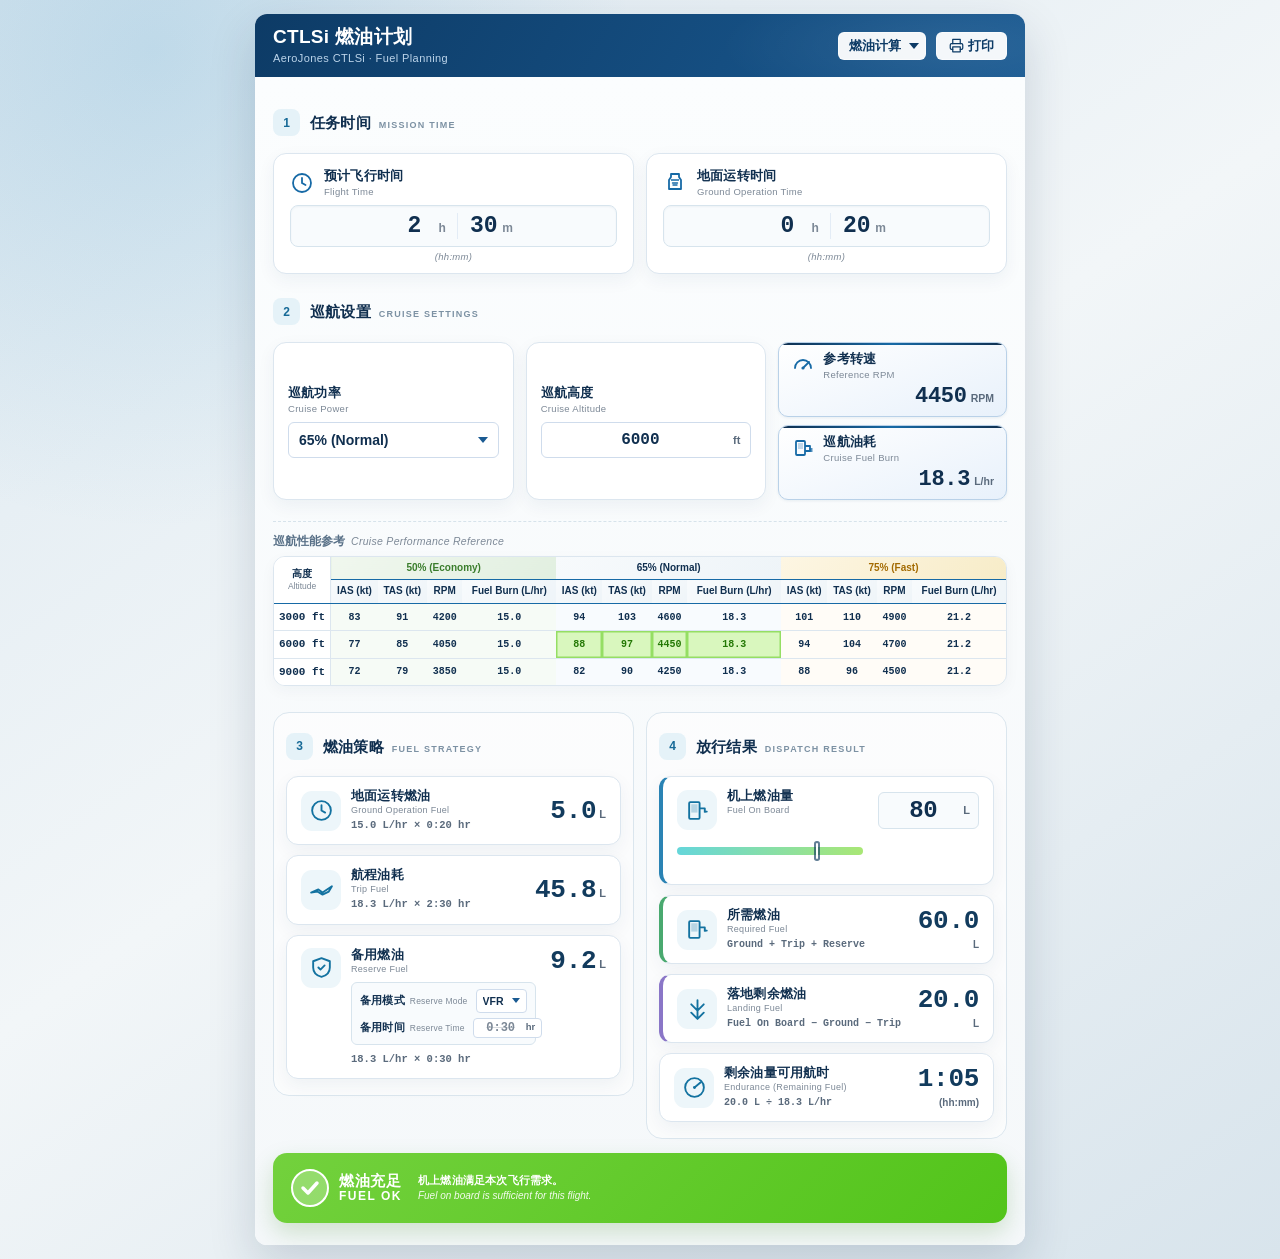
<file: aircraft/ctlsi/CTLSi-FUEL/index.html>
<!DOCTYPE html>
<html lang="zh-CN">
<head>
<meta charset="UTF-8">
<meta name="viewport" content="width=device-width,initial-scale=1,viewport-fit=cover">
<meta name="theme-color" content="#0d3b66">
<meta name="apple-mobile-web-app-capable" content="yes">
<meta name="mobile-web-app-capable" content="yes">
<title>CTLSi 燃油计划 | Fuel Planning</title>
<link rel="manifest" href="manifest.json">
<link rel="icon" type="image/svg+xml" href="icons/icon.svg">
<link rel="stylesheet" href="../CTLSi-common/css/header.css">
<link rel="stylesheet" href="css/style.css?v=1.1.1">
</head>
<body>

<div class="page">

  <!-- ============================================================
       Header — 与 CTLSi-TOL 共用样式
       ============================================================ -->
  <header class="app-header">
    <div class="titles">
      <h1>CTLSi 燃油计划</h1>
      <p class="subtitle">AeroJones CTLSi · Fuel Planning</p>
    </div>
  </header>

  <div class="body-pad">

    <!-- ============================================================
         Section 1 — Flight Information
         ============================================================ -->
    <div class="sec-title-bar">
      <span class="sec-badge">1</span>
      <span class="sec-text">任务时间 <span class="en">MISSION TIME</span></span>
    </div>

    <div class="info-grid-2">
      <div class="info-card">
        <div class="info-card-head">
          <svg class="info-icon" viewBox="0 0 24 24" aria-hidden="true">
            <circle cx="12" cy="12" r="9" fill="none" stroke="currentColor" stroke-width="1.8"/>
            <path d="M12 7 V12 L15.5 14" fill="none" stroke="currentColor" stroke-width="1.8" stroke-linecap="round"/>
          </svg>
          <div class="info-lbl">
            <span class="cn">预计飞行时间</span>
            <small>Flight Time</small>
          </div>
        </div>
        <div class="time-split">
          <input type="number" id="flight_time_hr" min="0" value="2" class="time-num">
          <span class="time-sep">h</span>
          <input type="number" id="flight_time_min" min="0" max="59" value="30" class="time-num">
          <span class="time-sep">m</span>
        </div>
        <div class="info-hint">(hh:mm)</div>
      </div>

      <div class="info-card">
        <div class="info-card-head">
          <svg class="info-icon" viewBox="0 0 24 24" aria-hidden="true">
            <path d="M8 3 H16 V6 L18 9 V18 H6 V9 L8 6 Z" fill="none" stroke="currentColor" stroke-width="1.8" stroke-linejoin="round"/>
            <path d="M8 9 H16" fill="none" stroke="currentColor" stroke-width="1.6"/>
            <path d="M9.5 12 L14.5 12 M10 14 L14 14" fill="none" stroke="currentColor" stroke-width="1.4" stroke-linecap="round"/>
          </svg>
          <div class="info-lbl">
            <span class="cn">地面运转时间</span>
            <small>Ground Operation Time</small>
          </div>
        </div>
        <div class="time-split">
          <input type="number" id="ground_op_hr" min="0" value="0" class="time-num">
          <span class="time-sep">h</span>
          <input type="number" id="ground_op_min" min="0" max="59" value="20" class="time-num">
          <span class="time-sep">m</span>
        </div>
        <div class="info-hint">(hh:mm)</div>
      </div>
    </div>

    <!-- ============================================================
         Section 2 — Cruise Settings
         ============================================================ -->
    <div class="sec-title-bar">
      <span class="sec-badge">2</span>
      <span class="sec-text">巡航设置 <span class="en">CRUISE SETTINGS</span></span>
    </div>

    <div class="cruise-grid">
      <div class="select-card">
        <div class="select-lbl">
          <span class="cn">巡航功率</span>
          <small>Cruise Power</small>
        </div>
        <select id="cruise_power" class="select-input">
          <option value="50%">50% (Economy)</option>
          <option value="65%" selected>65% (Normal)</option>
          <option value="75%">75% (Fast)</option>
        </select>
      </div>

      <div class="select-card">
        <div class="select-lbl">
          <span class="cn">巡航高度</span>
          <small>Cruise Altitude</small>
        </div>
        <div class="alt-input-wrap">
          <input type="number" id="cruise_altitude" class="alt-input" min="3000" max="9000" step="100" value="6000">
          <span class="alt-unit">ft</span>
        </div>
      </div>

      <div class="result-stack">
        <div class="result-card-sm">
          <div class="result-head">
            <svg class="info-icon" viewBox="0 0 24 24" aria-hidden="true">
              <path d="M4 14 A8 8 0 0 1 20 14" fill="none" stroke="currentColor" stroke-width="1.8" stroke-linecap="round"/>
              <path d="M12 14 L18 8" fill="none" stroke="currentColor" stroke-width="1.8" stroke-linecap="round"/>
              <circle cx="12" cy="14" r="1.6" fill="currentColor"/>
            </svg>
            <div class="info-lbl">
              <span class="cn">参考转速</span>
              <small>Reference RPM</small>
            </div>
          </div>
          <div class="result-val">
            <span class="val" id="res_ref_rpm">—</span>
            <span class="unit">RPM</span>
          </div>
        </div>

        <div class="result-card-sm">
          <div class="result-head">
            <svg class="info-icon" viewBox="0 0 24 24" aria-hidden="true">
              <rect x="5" y="4" width="9" height="14" rx="1" fill="none" stroke="currentColor" stroke-width="1.8"/>
              <rect x="7" y="6" width="5" height="6" fill="currentColor" opacity=".25"/>
              <path d="M14 9 H19 V14 H14" fill="none" stroke="currentColor" stroke-width="1.8" stroke-linejoin="round"/>
              <path d="M19 12 L21 12 M19 14 L21 14" fill="none" stroke="currentColor" stroke-width="1.4" stroke-linecap="round"/>
            </svg>
            <div class="info-lbl">
              <span class="cn">巡航油耗</span>
              <small>Cruise Fuel Burn</small>
            </div>
          </div>
          <div class="result-val">
            <span class="val" id="res_burn">—</span>
            <span class="unit">L/hr</span>
          </div>
        </div>
      </div>
    </div>

    <!-- ============================================================
         POH Performance Reference Table
         ============================================================ -->
    <div class="poh-title">
      <span class="poh-title-cn">巡航性能参考</span>
      <span class="poh-title-en">Cruise Performance Reference</span>
    </div>

    <div class="poh-table-wrap">
      <table class="poh-table" id="poh_table">
        <thead>
          <tr>
            <th class="alt-head" rowspan="2">高度<br><small>Altitude</small></th>
            <th colspan="4" class="grp-50">50% (Economy)</th>
            <th colspan="4" class="grp-65">65% (Normal)</th>
            <th colspan="4" class="grp-75">75% (Fast)</th>
          </tr>
          <tr>
            <th>IAS (kt)</th><th>TAS (kt)</th><th>RPM</th><th>Fuel Burn (L/hr)</th>
            <th>IAS (kt)</th><th>TAS (kt)</th><th>RPM</th><th>Fuel Burn (L/hr)</th>
            <th>IAS (kt)</th><th>TAS (kt)</th><th>RPM</th><th>Fuel Burn (L/hr)</th>
          </tr>
        </thead>
        <tbody>
          <tr data-alt="3000">
            <th class="alt-cell">3000 ft</th>
            <td data-power="50" data-alt="3000" data-key="ias">83</td>
            <td data-power="50" data-alt="3000" data-key="tas">91</td>
            <td data-power="50" data-alt="3000" data-key="rpm">4200</td>
            <td data-power="50" data-alt="3000" data-key="burn">15.0</td>
            <td data-power="65" data-alt="3000" data-key="ias">94</td>
            <td data-power="65" data-alt="3000" data-key="tas">103</td>
            <td data-power="65" data-alt="3000" data-key="rpm">4600</td>
            <td data-power="65" data-alt="3000" data-key="burn">18.3</td>
            <td data-power="75" data-alt="3000" data-key="ias">101</td>
            <td data-power="75" data-alt="3000" data-key="tas">110</td>
            <td data-power="75" data-alt="3000" data-key="rpm">4900</td>
            <td data-power="75" data-alt="3000" data-key="burn">21.2</td>
          </tr>
          <tr data-alt="6000">
            <th class="alt-cell">6000 ft</th>
            <td data-power="50" data-alt="6000" data-key="ias">77</td>
            <td data-power="50" data-alt="6000" data-key="tas">85</td>
            <td data-power="50" data-alt="6000" data-key="rpm">4050</td>
            <td data-power="50" data-alt="6000" data-key="burn">15.0</td>
            <td data-power="65" data-alt="6000" data-key="ias">88</td>
            <td data-power="65" data-alt="6000" data-key="tas">97</td>
            <td data-power="65" data-alt="6000" data-key="rpm">4450</td>
            <td data-power="65" data-alt="6000" data-key="burn">18.3</td>
            <td data-power="75" data-alt="6000" data-key="ias">94</td>
            <td data-power="75" data-alt="6000" data-key="tas">104</td>
            <td data-power="75" data-alt="6000" data-key="rpm">4700</td>
            <td data-power="75" data-alt="6000" data-key="burn">21.2</td>
          </tr>
          <tr data-alt="9000">
            <th class="alt-cell">9000 ft</th>
            <td data-power="50" data-alt="9000" data-key="ias">72</td>
            <td data-power="50" data-alt="9000" data-key="tas">79</td>
            <td data-power="50" data-alt="9000" data-key="rpm">3850</td>
            <td data-power="50" data-alt="9000" data-key="burn">15.0</td>
            <td data-power="65" data-alt="9000" data-key="ias">82</td>
            <td data-power="65" data-alt="9000" data-key="tas">90</td>
            <td data-power="65" data-alt="9000" data-key="rpm">4250</td>
            <td data-power="65" data-alt="9000" data-key="burn">18.3</td>
            <td data-power="75" data-alt="9000" data-key="ias">88</td>
            <td data-power="75" data-alt="9000" data-key="tas">96</td>
            <td data-power="75" data-alt="9000" data-key="rpm">4500</td>
            <td data-power="75" data-alt="9000" data-key="burn">21.2</td>
          </tr>
        </tbody>
      </table>
    </div>

    <div class="mobile-poh-summary">
      <div class="mob-poh-header">
        <span class="mob-poh-title">巡航性能</span>
        <span class="mob-poh-power" id="mob_poh_power">65% (Normal)</span>
      </div>

      <div class="mob-poh-selected">
        <div class="mob-poh-selected-alt" id="mob_poh_alt">6000 ft</div>
        <div class="mob-poh-grid">
          <div class="mob-poh-item">
            <div class="mob-poh-lbl">IAS</div>
            <div class="mob-poh-val" id="mob_poh_ias">88</div>
            <div class="mob-poh-unit">kt</div>
          </div>
          <div class="mob-poh-item">
            <div class="mob-poh-lbl">TAS</div>
            <div class="mob-poh-val" id="mob_poh_tas">97</div>
            <div class="mob-poh-unit">kt</div>
          </div>
          <div class="mob-poh-item">
            <div class="mob-poh-lbl">RPM</div>
            <div class="mob-poh-val" id="mob_poh_rpm">4450</div>
            <div class="mob-poh-unit"></div>
          </div>
          <div class="mob-poh-item">
            <div class="mob-poh-lbl">Fuel Burn</div>
            <div class="mob-poh-val" id="mob_poh_burn">18.3</div>
            <div class="mob-poh-unit">L/hr</div>
          </div>
        </div>
      </div>

      <div class="mob-poh-toggle" id="mob_poh_toggle" role="button" tabindex="0" aria-expanded="false" onclick="togglePOHDetail()" onkeydown="if(event.key==='Enter'||event.key===' '){event.preventDefault();togglePOHDetail()}">
        <span class="mob-poh-toggle-icon">▼</span>
        <span class="mob-poh-toggle-text">查看全部数据</span>
      </div>

      <div class="mob-poh-detail" id="mob_poh_detail">
        <div class="mob-poh-section">
          <div class="mob-poh-section-title">所有高度数据</div>
          <div class="mob-poh-alt-cards">
            <div class="mob-poh-alt-card" id="mob_poh_alt_3000">
              <div class="mob-poh-alt-header">3000 ft</div>
              <div class="mob-poh-alt-row">
                <span class="mob-poh-alt-power">50%</span>
                <span class="mob-poh-alt-ias">IAS:83</span>
                <span class="mob-poh-alt-tas">TAS:91</span>
                <span class="mob-poh-alt-burn">15.0L/hr</span>
              </div>
              <div class="mob-poh-alt-row">
                <span class="mob-poh-alt-power">65%</span>
                <span class="mob-poh-alt-ias">IAS:94</span>
                <span class="mob-poh-alt-tas">TAS:103</span>
                <span class="mob-poh-alt-burn">18.3L/hr</span>
              </div>
              <div class="mob-poh-alt-row">
                <span class="mob-poh-alt-power">75%</span>
                <span class="mob-poh-alt-ias">IAS:101</span>
                <span class="mob-poh-alt-tas">TAS:110</span>
                <span class="mob-poh-alt-burn">21.2L/hr</span>
              </div>
            </div>
            <div class="mob-poh-alt-card" id="mob_poh_alt_6000">
              <div class="mob-poh-alt-header">6000 ft</div>
              <div class="mob-poh-alt-row">
                <span class="mob-poh-alt-power">50%</span>
                <span class="mob-poh-alt-ias">IAS:77</span>
                <span class="mob-poh-alt-tas">TAS:85</span>
                <span class="mob-poh-alt-burn">15.0L/hr</span>
              </div>
              <div class="mob-poh-alt-row">
                <span class="mob-poh-alt-power">65%</span>
                <span class="mob-poh-alt-ias">IAS:88</span>
                <span class="mob-poh-alt-tas">TAS:97</span>
                <span class="mob-poh-alt-burn">18.3L/hr</span>
              </div>
              <div class="mob-poh-alt-row">
                <span class="mob-poh-alt-power">75%</span>
                <span class="mob-poh-alt-ias">IAS:94</span>
                <span class="mob-poh-alt-tas">TAS:104</span>
                <span class="mob-poh-alt-burn">21.2L/hr</span>
              </div>
            </div>
            <div class="mob-poh-alt-card" id="mob_poh_alt_9000">
              <div class="mob-poh-alt-header">9000 ft</div>
              <div class="mob-poh-alt-row">
                <span class="mob-poh-alt-power">50%</span>
                <span class="mob-poh-alt-ias">IAS:72</span>
                <span class="mob-poh-alt-tas">TAS:79</span>
                <span class="mob-poh-alt-burn">15.0L/hr</span>
              </div>
              <div class="mob-poh-alt-row">
                <span class="mob-poh-alt-power">65%</span>
                <span class="mob-poh-alt-ias">IAS:82</span>
                <span class="mob-poh-alt-tas">TAS:90</span>
                <span class="mob-poh-alt-burn">18.3L/hr</span>
              </div>
              <div class="mob-poh-alt-row">
                <span class="mob-poh-alt-power">75%</span>
                <span class="mob-poh-alt-ias">IAS:88</span>
                <span class="mob-poh-alt-tas">TAS:96</span>
                <span class="mob-poh-alt-burn">21.2L/hr</span>
              </div>
            </div>
          </div>
        </div>
      </div>
    </div>

    <!-- ============================================================
         Section 3 + 5 — Fuel Calculation (left) / Fuel Summary (right)
         ============================================================ -->
    <div class="calc-summary-grid">

      <!-- ===== Fuel Calculation (left) ===== -->
      <div class="calc-col">
        <div class="sec-title-bar">
          <span class="sec-badge">3</span>
          <span class="sec-text">燃油策略 <span class="en">FUEL STRATEGY</span></span>
        </div>

        <div class="calc-card">
          <div class="calc-icon">
            <svg viewBox="0 0 24 24"><circle cx="12" cy="12" r="9" fill="none" stroke="currentColor" stroke-width="1.8"/><path d="M12 7 V12 L15.5 14" fill="none" stroke="currentColor" stroke-width="1.8" stroke-linecap="round"/></svg>
          </div>
          <div class="calc-body">
            <div class="calc-lbl"><span class="cn">地面运转燃油</span><small>Ground Operation Fuel</small></div>
            <div class="calc-formula"><span id="fx_ground_op">15.0 L/hr × 0:20 hr</span></div>
          </div>
          <div class="calc-result">
            <span class="val" id="res_ground_op">5.0</span>
            <span class="unit">L</span>
          </div>
        </div>

        <div class="calc-card">
          <div class="calc-icon">
            <svg viewBox="0 0 24 24"><path d="M2 14 L9 11 L13 14 L22 8 L19 13 L13 16 L8 13 Z" fill="none" stroke="currentColor" stroke-width="1.8" stroke-linejoin="round"/></svg>
          </div>
          <div class="calc-body">
            <div class="calc-lbl"><span class="cn">航程油耗</span><small>Trip Fuel</small></div>
            <div class="calc-formula"><span id="fx_trip">18.3 L/hr × 2:30 hr</span></div>
          </div>
          <div class="calc-result">
            <span class="val" id="res_trip">45.8</span>
            <span class="unit">L</span>
          </div>
        </div>

        <div class="calc-card calc-card-3col">
          <div class="calc-icon">
            <svg viewBox="0 0 24 24"><path d="M12 3 L20 6 V12 C20 17 16 20 12 21 C8 20 4 17 4 12 V6 Z" fill="none" stroke="currentColor" stroke-width="1.8" stroke-linejoin="round"/><path d="M9 12 L11 14 L15 10" fill="none" stroke="currentColor" stroke-width="1.8" stroke-linecap="round" stroke-linejoin="round"/></svg>
          </div>
          <div class="calc-body">
            <div class="calc-lbl"><span class="cn">备用燃油</span><small>Reserve Fuel</small></div>
            <div class="reserve-controls">
              <div class="reserve-row">
                <span class="reserve-lbl"><span class="cn">备用模式</span><small>Reserve Mode</small></span>
                <select id="reserve_mode" class="reserve-select">
                  <option value="VFR" selected>VFR (30 min)</option>
                  <option value="IFR">IFR (45 min)</option>
                  <option value="CUSTOM">Custom 自定义</option>
                </select>
              </div>
              <div class="reserve-row">
                <span class="reserve-lbl"><span class="cn">备用时间</span><small>Reserve Time</small></span>
                <span class="reserve-time">
                  <input type="text" id="reserve_time" value="0:30" inputmode="numeric" maxlength="5">
                  <span class="unit">hr</span>
                </span>
              </div>
            </div>
            <div class="calc-formula reserve-formula"><span id="fx_reserve">18.3 L/hr × 0:30 hr</span></div>
          </div>
          <div class="calc-result">
            <span class="val" id="res_reserve">9.2</span>
            <span class="unit">L</span>
          </div>
        </div>
      </div>

      <!-- ===== Fuel Summary (right) ===== -->
      <div class="summary-col">
        <div class="sec-title-bar">
          <span class="sec-badge">4</span>
          <span class="sec-text">放行结果 <span class="en">DISPATCH RESULT</span></span>
        </div>

        <!-- Fuel On Board — 仅留用户填写窗口（无结果） -->
        <div class="summary-card">
          <div class="summary-icon">
            <svg viewBox="0 0 24 24"><rect x="4" y="4" width="10" height="16" rx="1" fill="none" stroke="currentColor" stroke-width="1.8"/><rect x="6" y="6" width="6" height="8" fill="currentColor" opacity=".25"/><path d="M14 10 H19 V14" fill="none" stroke="currentColor" stroke-width="1.8" stroke-linejoin="round"/><path d="M19 13 L21 13" fill="none" stroke="currentColor" stroke-width="1.6" stroke-linecap="round"/></svg>
          </div>
          <div class="summary-body">
            <div class="summary-lbl"><span class="cn">机上燃油量</span><small>Fuel On Board</small></div>
            <div class="summary-formula">&nbsp;</div>
          </div>
          <div class="summary-input">
            <input type="number" id="fuel_on_board" step="0.5" min="0" max="130" value="80">
            <span class="summary-input-unit">L</span>
          </div>
          <div class="fuel-gauge" aria-hidden="true">
            <span class="fuel-gauge-fill" id="fuel_gauge_fill"></span>
            <span class="fuel-gauge-required" id="fuel_required_marker"></span>
          </div>
          <div class="fuel-gauge-scale"><span>0 L</span><span>所需燃油标记</span><span>130 L</span></div>
        </div>

        <div class="summary-card">
          <div class="summary-icon">
            <svg viewBox="0 0 24 24"><rect x="4" y="4" width="10" height="16" rx="1" fill="none" stroke="currentColor" stroke-width="1.8"/><rect x="6" y="6" width="6" height="8" fill="currentColor" opacity=".25"/><path d="M14 10 H19 V14" fill="none" stroke="currentColor" stroke-width="1.8" stroke-linejoin="round"/><path d="M19 13 L21 13" fill="none" stroke="currentColor" stroke-width="1.6" stroke-linecap="round"/></svg>
          </div>
          <div class="summary-body">
            <div class="summary-lbl"><span class="cn">所需燃油</span><small>Required Fuel</small></div>
            <div class="summary-formula">Ground + Trip + Reserve</div>
          </div>
          <div class="summary-result">
            <span class="val" id="res_required">60.0</span>
            <span class="unit">L</span>
          </div>
        </div>

        <div class="summary-card">
          <div class="summary-icon">
            <svg viewBox="0 0 24 24"><path d="M12 4 V20 M6 8 L12 14 L18 8 M6 16 L12 22 L18 16" fill="none" stroke="currentColor" stroke-width="1.8" stroke-linecap="round" stroke-linejoin="round"/></svg>
          </div>
          <div class="summary-body">
            <div class="summary-lbl"><span class="cn">落地剩余燃油</span><small>Landing Fuel</small></div>
            <div class="summary-formula">Fuel On Board − Ground − Trip</div>
          </div>
          <div class="summary-result">
            <span class="val" id="res_landing">20.0</span>
            <span class="unit">L</span>
          </div>
        </div>

        <div class="summary-card">
          <div class="summary-icon">
            <svg viewBox="0 0 24 24"><circle cx="12" cy="12" r="9" fill="none" stroke="currentColor" stroke-width="1.8"/><path d="M12 12 L18 7" fill="none" stroke="currentColor" stroke-width="1.8" stroke-linecap="round"/><circle cx="12" cy="12" r="1.4" fill="currentColor"/></svg>
          </div>
          <div class="summary-body">
            <div class="summary-lbl"><span class="cn">剩余油量可用航时</span><small>Endurance (Remaining Fuel)</small></div>
            <div class="summary-formula"><span id="fx_endurance">20.0 L ÷ 18.3 L/hr</span></div>
          </div>
          <div class="summary-result">
            <span class="val val-time" id="res_endurance">1:05</span>
            <span class="unit">(hh:mm)</span>
          </div>
        </div>
      </div>

    </div>

    <!-- ============================================================
       Footer Status Bar (no airplane)
       ============================================================ -->
    <div class="status-bar" id="fuel_status">
      <div class="status-left">
        <div class="status-icon-circle">
          <svg viewBox="0 0 24 24" aria-hidden="true">
            <path d="M5 12 L10 17 L19 7" fill="none" stroke="white" stroke-width="3.5" stroke-linecap="round" stroke-linejoin="round"/>
          </svg>
        </div>
        <div class="status-text">
          <div class="status-title">燃油充足</div>
          <div class="status-title-en">FUEL OK</div>
        </div>
      </div>
      <div class="status-mid">
        <div class="status-desc">机上燃油满足本次飞行需求。</div>
        <div class="status-desc-en">Fuel on board is sufficient for this flight.</div>
      </div>
    </div>

  </div>
</div>

<script src="data/pohData.js?v=1.1.0"></script>
<script src="../CTLSi-common/js/flight-plan-store.js"></script>
<script src="../CTLSi-common/js/tool-draft-store.js"></script>
<script src="../CTLSi-common/js/form-accessibility.js"></script>
<script src="js/script.js?v=1.2.0"></script>
<script src="../CTLSi-common/js/shell-switch.js"></script>
<script src="../CTLSi-common/js/pwa-register.js"></script>
</body>
</html>
</file>
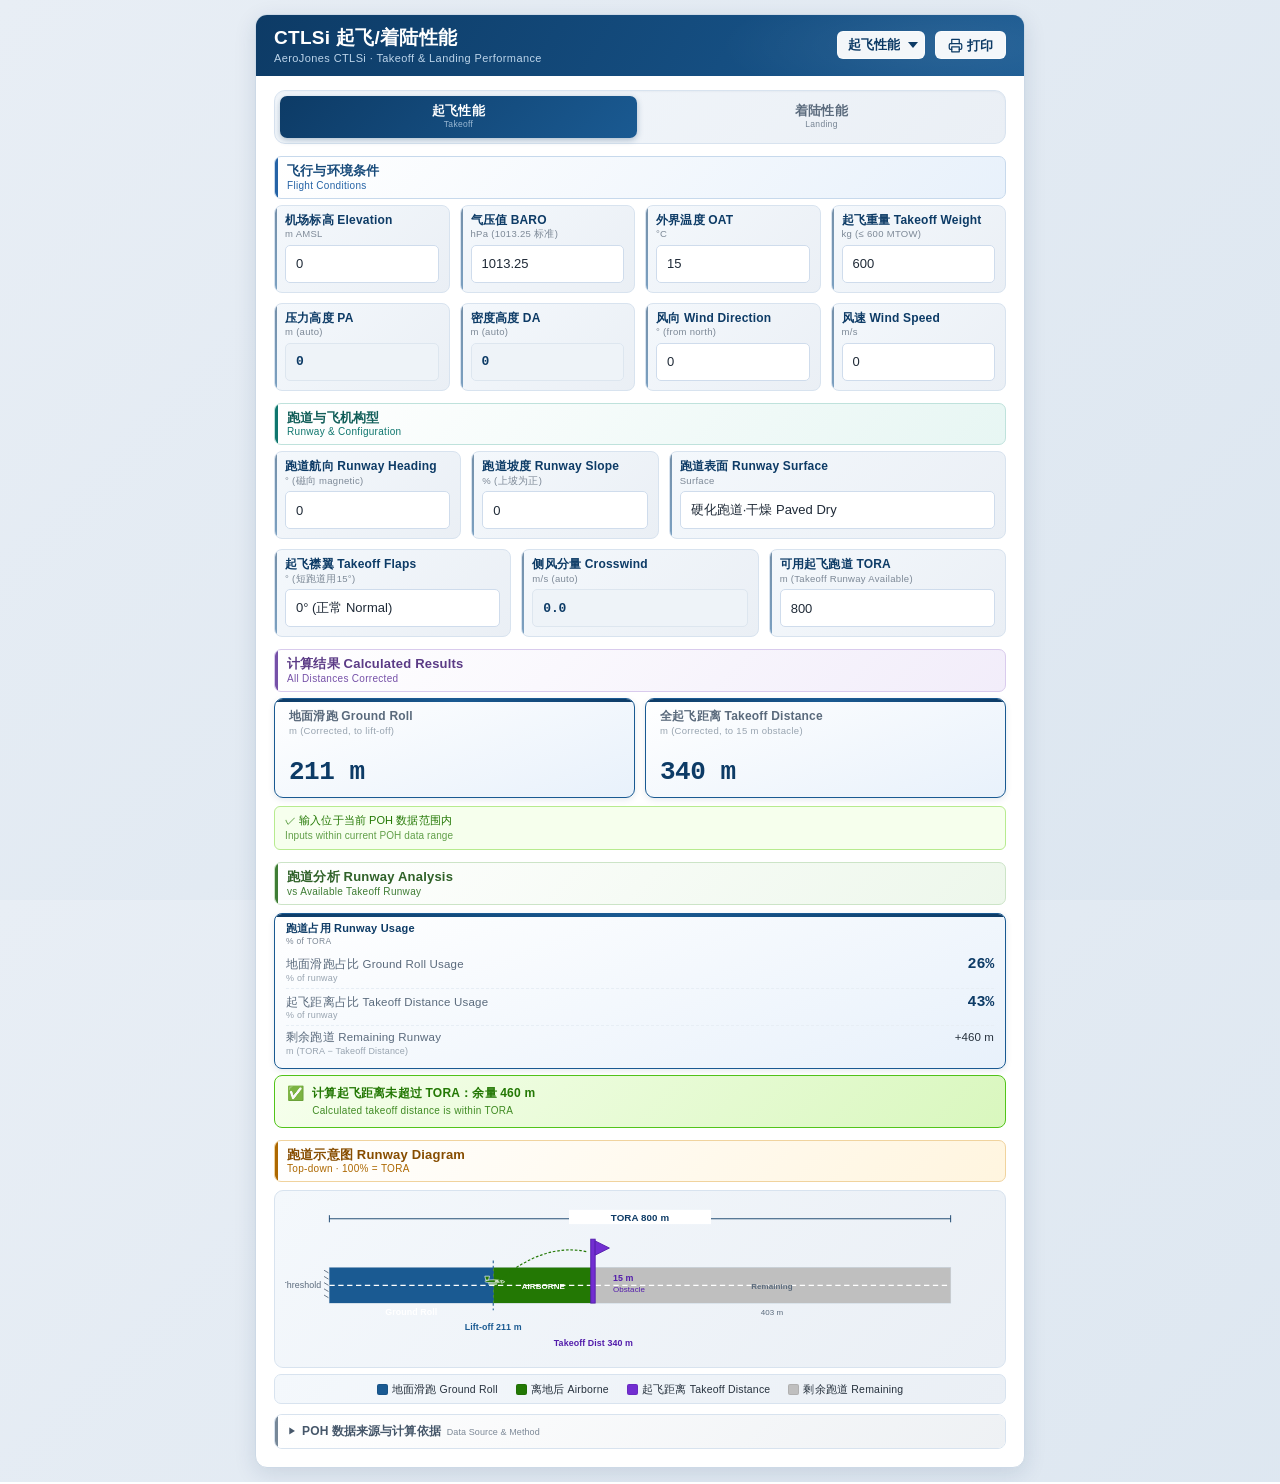
<file: aircraft/ctlsi/CTLSi-TOL/index.html>
<!DOCTYPE html>
<html lang="zh-CN">
<head>
<meta charset="UTF-8">
<meta name="viewport" content="width=device-width,initial-scale=1,viewport-fit=cover">
<meta name="theme-color" content="#0d3b66">
<meta name="apple-mobile-web-app-capable"="yes">
<meta name="mobile-web-app-capable"="yes">
<meta name="apple-mobile-web-app-status-bar-style"="black-translucent">
<meta name="apple-mobile-web-app-title" content="CTLSi T&L">
<meta name="format-detection" content="telephone=no">
<title>CTLSi 起飞着陆性能 | Takeoff &amp; Landing Performance</title>
<link rel="manifest" href="manifest.json">
<link rel="icon" type="image/svg+xml" href="icons/icon.svg">
<link rel="icon" type="image/png" sizes="192x192" href="icons/icon-192.png">
<link rel="icon" type="image/png" sizes="512x512" href="icons/icon-512.png">
<link rel="apple-touch-icon" href="icons/icon-192.png">
<link rel="apple-touch-icon" sizes="180x180" href="icons/icon-192.png">
<link rel="stylesheet" href="../CTLSi-common/css/header.css">
<link rel="stylesheet" href="css/style.css">
</head>
<body>
<div class="container">

  <header class="app-header">
    <div class="titles">
      <h1>CTLSi 起飞/着陆性能</h1>
      <p class="subtitle">AeroJones CTLSi · Takeoff &amp; Landing Performance</p>
    </div>
  </header>

  <div class="body-pad">

    <!-- ============================================================
         性能分页 Tabs
         ============================================================ -->
    <div class="tabs" role="tablist" aria-label="性能计算类型">
      <div class="tab active" role="tab" tabindex="0" aria-selected="true" aria-controls="tab-to" onclick="switchTab('to')" onkeydown="if(event.key==='Enter'||event.key===' '){event.preventDefault();switchTab('to')}">起飞性能<span class="en">Takeoff</span></div>
      <div class="tab" role="tab" tabindex="-1" aria-selected="false" aria-controls="tab-ld" onclick="switchTab('ld')" onkeydown="if(event.key==='Enter'||event.key===' '){event.preventDefault();switchTab('ld')}">着陆性能<span class="en">Landing</span></div>
    </div>

    <!-- ============================================================
         起飞性能 Takeoff TAB
         ============================================================ -->
    <div class="tab-pane active" id="tab-to">

      <div class="sec-title title-conditions">飞行与环境条件<span class="en">Flight Conditions</span></div>

      <div class="row">
        <div class="fld">
          <label>机场标高 Elevation<span class="en">m AMSL</span></label>
          <input type="number" id="to_elev_m" step="10" value="0" oninput="calcAll()">
        </div>
        <div class="fld">
          <label>气压值 BARO<span class="en">hPa (1013.25 标准)</span></label>
          <input type="number" id="to_qnh" step="0.5" min="900" max="1080" value="1013.25" oninput="calcAll()">
        </div>
        <div class="fld">
          <label>外界温度 OAT<span class="en">°C</span></label>
          <input type="number" id="to_oat_c" step="1" value="15" oninput="calcAll()">
        </div>
        <div class="fld">
          <label>起飞重量 Takeoff Weight<span class="en">kg (≤ 600 MTOW)</span></label>
          <input type="number" id="to_tow" step="1" min="400" max="600" value="600" oninput="calcAll()">
        </div>
      </div>

      <div class="row">
        <div class="fld">
          <label>压力高度 PA<span class="en">m (auto)</span></label>
          <input type="number" id="to_pa_m" class="ro" step="10" readonly>
        </div>
        <div class="fld">
          <label>密度高度 DA<span class="en">m (auto)</span></label>
          <input type="number" id="to_da_m" class="ro" step="10" readonly>
        </div>
        <div class="fld">
          <label>风向 Wind Direction<span class="en">° (from north)</span></label>
          <input type="number" id="to_wind_dir" step="1" min="0" max="360" value="0" oninput="calcAll()">
        </div>
        <div class="fld">
          <label>风速 Wind Speed<span class="en">m/s</span></label>
          <input type="number" id="to_wind_ms" step="0.5" min="0" max="20" value="0" oninput="calcAll()">
        </div>
      </div>

      <div class="sec-title title-config">跑道与飞机构型<span class="en">Runway &amp; Configuration</span></div>
      <div class="row rwy-line">
        <div class="fld">
          <label>跑道航向 Runway Heading<span class="en">° (磁向 magnetic)</span></label>
          <input type="number" id="to_rwy_hdg" step="1" min="0" max="360" value="0" oninput="calcAll()">
        </div>
        <div class="fld">
          <label>跑道坡度 Runway Slope<span class="en">% (上坡为正)</span></label>
          <input type="number" id="to_slope" step="0.5" min="-4" max="4" value="0" oninput="calcAll()">
        </div>
        <div class="fld">
          <label>跑道表面 Runway Surface<span class="en">Surface</span></label>
          <select id="to_surface" onchange="calcAll()">
            <option value="paved_dry">硬化跑道·干燥 Paved Dry</option>
            <option value="grass_short">短草地 Short Grass</option>
            <option value="grass_long">长草地 8寸(20cm) Long Grass</option>
            <option value="wet_grass">薄层湿雪 Thin Wet Snow</option>
            <option value="wet_soil">湿土 1.2寸(3cm) Wet Soil</option>
          </select>
        </div>
      </div>

      <div class="row config-row">
        <div class="fld">
          <label>起飞襟翼 Takeoff Flaps<span class="en">° (短跑道用15°)</span></label>
          <select id="to_flap" onchange="calcAll()">
            <option value="0">0° (正常 Normal)</option>
            <option value="15">15° (短跑道 Short Field)</option>
          </select>
        </div>
        <div class="fld">
          <label>侧风分量 Crosswind<span class="en">m/s (auto)</span></label>
          <input type="number" id="to_crosswind_out" class="ro" step="0.1" readonly>
        </div>
        <div class="fld">
          <label>可用起飞跑道 TORA<span class="en">m (Takeoff Runway Available)</span></label>
          <input type="number" id="to_runway_avail" step="50" min="0" value="800" oninput="calcAll()">
        </div>
      </div>

      <!-- ② 计算结果 -->
      <div class="sec-title title-results">计算结果 Calculated Results<span class="en">All Distances Corrected</span></div>

      <div class="result-row result-2">
        <div class="result-card result-large">
          <div class="lbl">地面滑跑 Ground Roll<span class="en">m (Corrected, to lift-off)</span></div>
          <div class="val" id="to_roll">--</div>
        </div>
        <div class="result-card result-large">
          <div class="lbl">全起飞距离 Takeoff Distance<span class="en">m (Corrected, to 15 m obstacle)</span></div>
          <div class="val" id="to_dist">--</div>
        </div>
      </div>

      <div class="warnings" id="warnings_to"></div>

      <!-- ③ 跑道分析 -->
      <div class="sec-title title-runway">跑道分析 Runway Analysis<span class="en">vs Available Takeoff Runway</span></div>

      <div class="analysis-card">
        <div class="analysis-title">跑道占用 Runway Usage<span class="en">% of TORA</span></div>
        <div class="analysis-row">
          <span class="ar-lbl">地面滑跑占比 Ground Roll Usage<span class="en">% of runway</span></span>
          <span class="ar-val" id="a_to_roll_pct">--%</span>
        </div>
        <div class="analysis-row">
          <span class="ar-lbl">起飞距离占比 Takeoff Distance Usage<span class="en">% of runway</span></span>
          <span class="ar-val" id="a_to_dist_pct">--%</span>
        </div>
        <div class="analysis-row">
          <span class="ar-lbl">剩余跑道 Remaining Runway<span class="en">m (TORA − Takeoff Distance)</span></span>
          <span class="ar-val" id="a_to_remaining">--</span>
        </div>
      </div>

      <div id="to_status" class="ld-status"></div>

      <!-- ④ 跑道示意图 -->
      <div class="sec-title diagram-title title-diagram">跑道示意图 Runway Diagram<span class="en">Top-down · 100% = TORA</span></div>
      <div class="diagram-wrap">
        <svg id="takeoff-diagram" viewBox="0 0 800 180" preserveAspectRatio="xMidYMid meet" xmlns="http://www.w3.org/2000/svg"></svg>
      </div>
      <div class="diagram-legend">
        <div class="legend-item"><span class="lg-swatch" style="background:#1a5a92"></span>地面滑跑 Ground Roll</div>
        <div class="legend-item"><span class="lg-swatch" style="background:#237804"></span>离地后 Airborne</div>
        <div class="legend-item"><span class="lg-swatch" style="background:#722ed1"></span>起飞距离 Takeoff Distance</div>
        <div class="legend-item"><span class="lg-swatch" style="background:#bfbfbf"></span>剩余跑道 Remaining</div>
      </div>
    </div>

    <!-- ============================================================
         着陆性能 Landing TAB
         ============================================================ -->
    <div class="tab-pane" id="tab-ld">

      <div class="sec-title title-conditions">飞行与环境条件<span class="en">Flight Conditions</span></div>

      <div class="row">
        <div class="fld">
          <label>机场标高 Elevation<span class="en">m AMSL</span></label>
          <input type="number" id="ld_elev_m" step="10" value="0" oninput="calcAll()">
        </div>
        <div class="fld">
          <label>气压值 BARO<span class="en">hPa (1013.25 标准)</span></label>
          <input type="number" id="ld_qnh" step="0.5" min="900" max="1080" value="1013.25" oninput="calcAll()">
        </div>
        <div class="fld">
          <label>外界温度 OAT<span class="en">°C</span></label>
          <input type="number" id="ld_oat_c" step="1" value="15" oninput="calcAll()">
        </div>
        <div class="fld">
          <label>着陆重量 Landing Weight<span class="en">kg (≤ 600 MLW)</span></label>
          <input type="number" id="ld_ldw" step="1" min="400" max="600" value="560" oninput="calcAll()">
        </div>
      </div>

      <div class="row">
        <div class="fld">
          <label>压力高度 PA<span class="en">m (auto)</span></label>
          <input type="number" id="ld_pa_m" class="ro" step="10" readonly>
        </div>
        <div class="fld">
          <label>密度高度 DA<span class="en">m (auto)</span></label>
          <input type="number" id="ld_da_m" class="ro" step="10" readonly>
        </div>
        <div class="fld">
          <label>风向 Wind Direction<span class="en">° (from north)</span></label>
          <input type="number" id="ld_wind_dir" step="1" min="0" max="360" value="0" oninput="calcAll()">
        </div>
        <div class="fld">
          <label>风速 Wind Speed<span class="en">m/s</span></label>
          <input type="number" id="ld_wind_ms" step="0.5" min="0" max="20" value="0" oninput="calcAll()">
        </div>
      </div>

      <div class="sec-title title-config">跑道与飞机构型<span class="en">Runway &amp; Configuration</span></div>
      <div class="row rwy-line">
        <div class="fld">
          <label>跑道航向 Runway Heading<span class="en">° (磁向 magnetic)</span></label>
          <input type="number" id="ld_rwy_hdg" step="1" min="0" max="360" value="0" oninput="calcAll()">
        </div>
        <div class="fld">
          <label>跑道坡度 Runway Slope<span class="en">% (上坡为正)</span></label>
          <input type="number" id="ld_slope" step="0.5" min="-4" max="4" value="0" oninput="calcAll()">
        </div>
        <div class="fld">
          <label>跑道表面 Runway Surface<span class="en">Surface</span></label>
          <select id="ld_surface" onchange="calcAll()">
            <option value="paved_dry">硬化跑道·干燥 Paved Dry</option>
          </select>
        </div>
      </div>

      <div class="row config-row">
        <div class="fld">
          <label>着陆襟翼 Landing Flaps<span class="en">° (15° 正常 / 30°–35° 短跑道)</span></label>
          <select id="ld_flap" onchange="calcAll()">
            <option value="0">0° (应急；无距离图表 Emergency)</option>
            <option value="15">15° (正常 Normal)</option>
            <option value="30" selected>30° (短跑道 Short Field)</option>
            <option value="35">35° (短跑道，采用30°图表)</option>
          </select>
        </div>
        <div class="fld">
          <label>侧风分量 Crosswind<span class="en">m/s (auto)</span></label>
          <input type="number" id="ld_crosswind_out" class="ro" step="0.1" readonly>
        </div>
        <div class="fld">
          <label>可用着陆跑道长度 LDA<span class="en">m (Landing Distance Available)</span></label>
          <input type="number" id="ld_runway_avail" step="50" min="0" value="800" oninput="calcAll()">
        </div>
      </div>

      <details class="advanced">
        <summary>
          <div class="adv-title">高级选项 Advanced<span class="en">Touchdown Offset &amp; Adjustments</span></div>
        </summary>
        <div class="row row-2">
          <div class="fld">
            <label>接地偏移 Touchdown Offset<span class="en">m (从 Threshold 起, 默认 0)</span></label>
            <input type="number" id="ld_td_offset" step="10" min="0" value="0" oninput="calcAll()">
          </div>
        </div>
      </details>

      <!-- ② 计算结果 -->
      <div class="sec-title title-results">计算结果 Calculated Results<span class="en">Speeds &amp; All Distances Corrected</span></div>

      <div class="result-row result-4">
        <div class="result-card result-large">
          <div class="lbl">失速速度 VS0<span class="en">kt (Stall Speed)</span></div>
          <div class="val" id="ld_vs0">--</div>
        </div>
        <div class="result-card result-large">
          <div class="lbl">着陆入口速度 VREF<span class="en">kt (1.3 × VS0)</span></div>
          <div class="val" id="ld_vref">--</div>
        </div>
        <div class="result-card result-large">
          <div class="lbl">地面滑跑 Ground Roll<span class="en">m (Corrected)</span></div>
          <div class="val" id="ld_roll">--</div>
        </div>
        <div class="result-card result-large">
          <div class="lbl">着陆距离 Landing Distance<span class="en">m (Corrected)</span></div>
          <div class="val" id="ld_dist">--</div>
        </div>
      </div>

      <div class="warnings" id="warnings_ld"></div>

      <!-- ③ 跑道分析 -->
      <div class="sec-title title-runway">跑道分析 Runway Analysis<span class="en">vs Available Landing Runway (LDA)</span></div>

      <div class="analysis-card">
        <div class="analysis-title">跑道占用 Runway Usage<span class="en">% of LDA &amp; Stop Margin</span></div>
        <div class="analysis-row">
          <span class="ar-lbl">地面滑跑占比 Ground Roll Usage<span class="en">% of LDA</span></span>
          <span class="ar-val" id="a_ld_roll_pct">--%</span>
        </div>
        <div class="analysis-row">
          <span class="ar-lbl">着陆距离占比 Landing Distance Usage<span class="en">% of LDA</span></span>
          <span class="ar-val" id="a_ld_dist_pct">--%</span>
        </div>
        <div class="analysis-row">
          <span class="ar-lbl">剩余跑道 Remaining Runway<span class="en">m (LDA − Stop Point)</span></span>
          <span class="ar-val" id="a_ld_remaining">--</span>
        </div>
      </div>

      <div id="ld_status" class="ld-status"></div>

      <!-- ④ 跑道示意图 -->
      <div class="sec-title diagram-title title-diagram">跑道示意图 Runway Diagram<span class="en">Top-down · 100% = LDA</span></div>
      <div class="diagram-wrap">
        <svg id="ld-diagram" viewBox="0 0 800 180" preserveAspectRatio="xMidYMid meet" xmlns="http://www.w3.org/2000/svg"></svg>
      </div>
      <div class="diagram-legend">
        <div class="legend-item"><span class="lg-swatch" style="background:#237804"></span>地面滑跑 Ground Roll</div>
        <div class="legend-item"><span class="lg-swatch" style="background:#722ed1"></span>停止点 Stop Point</div>
        <div class="legend-item"><span class="lg-swatch" style="background:#bfbfbf"></span>剩余跑道 Remaining</div>
      </div>
    </div>

    <details class="support-detail source-detail">
      <summary>POH 数据来源与计算依据 <span>Data Source &amp; Method</span></summary>
      <div class="foot-note">
      <strong>数据来源 POH Section 5 (2022版)：</strong>
      性能数据基于状况良好的飞机（MTOW 600 kg / MLW 600 kg, ISA 0, 无风, 水平硬地），采用 Neuform CR3-65-(IP)-47-101.6 可调桨。
      距离图表使用密度高度（Density Altitude），非压力高度——若用海拔高度会导致误差（夏季高温时尤甚）。
      <strong>密度高度算法：</strong>PA(m) = 机场标高 + (1013.25 − QNH) × 9.144；DA(m) = PA(m) + (OAT − ISA) × 36.576，其中 ISA = 15 − 0.0065 × PA(m)。
      风分量计算：风向/跑道航向均以正北为基准（°），相对夹角 = 风向 − 跑道航向；正北风相对跑道航向 = 顶风分量。
      修正系数：硬化湿润 ×1.10 / ×1.07；长草地 8 寸 ×1.20 / ×1.17；2% 坡度 ×1.07 / ×1.06；4% 坡度 ×1.14 / ×1.12；2.5 m/s 顺风 ×1.20 / ×1.25。
      最佳起飞襟翼 15° 用于短跑道（§4.2.8）；着陆襟翼 15° 正常 / 30°–35° 短跑道。手册仅发布15°和30°距离图表；35°短场着陆采用30°图表，0°仅用于襟翼控制失效程序且不提供距离数据。<strong>实际运行请以纸质POH为准。</strong>
      </div>
    </details>
  </div>
</div>

<script src="../CTLSi-common/js/flight-plan-store.js"></script>
<script src="../CTLSi-common/js/tool-draft-store.js"></script>
<script src="../CTLSi-common/js/form-accessibility.js"></script>
<script src="js/script.js?v=1.3.0"></script>
<script src="../CTLSi-common/js/shell-switch.js"></script>
<script src="../CTLSi-common/js/pwa-register.js"></script>
</body>
</html>
</file>
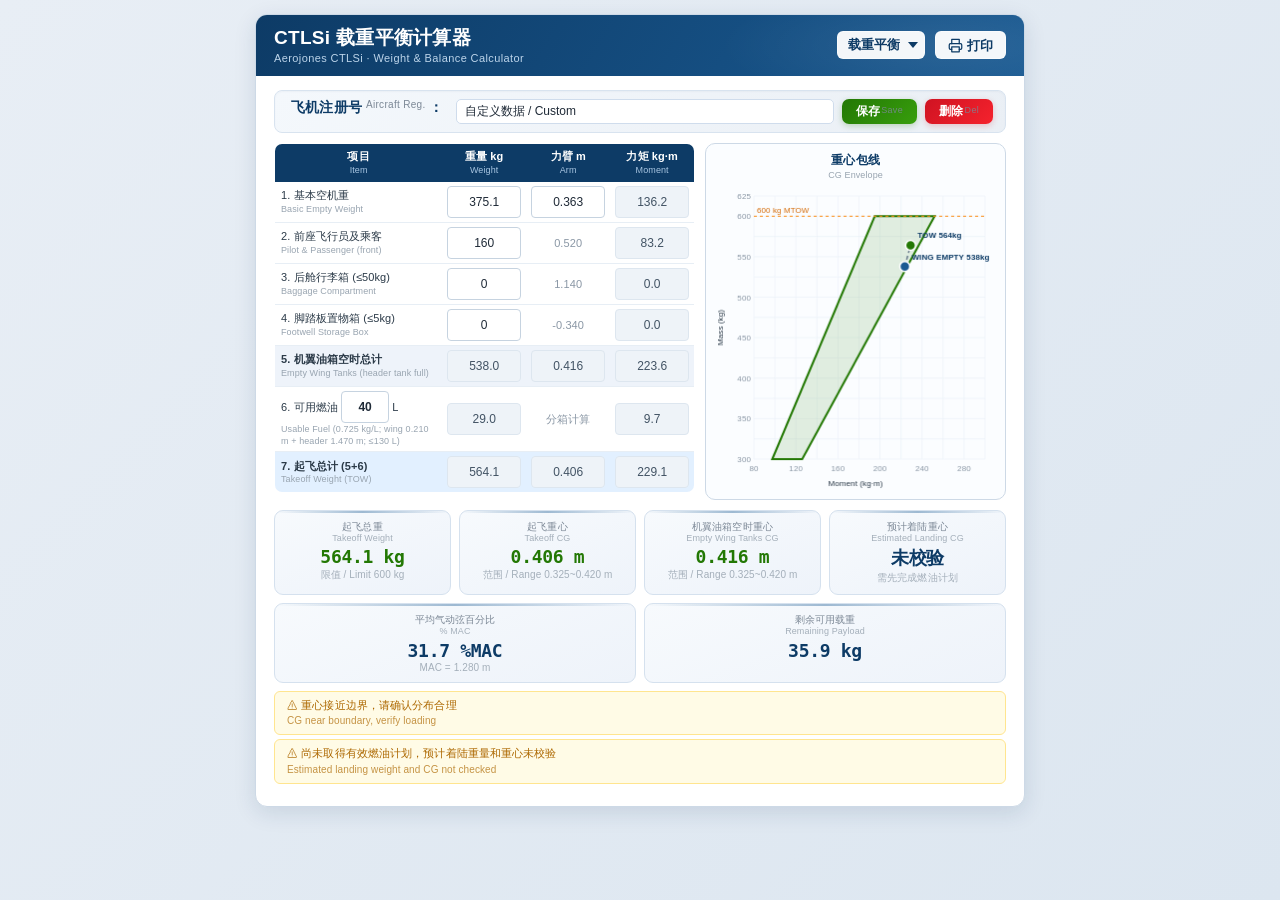
<file: aircraft/ctlsi/CTLSi-WB/index.html>
<!DOCTYPE html>
<html lang="zh-CN">
<head>
<meta charset="UTF-8">
<meta name="viewport" content="width=device-width,initial-scale=1,viewport-fit=cover">
<meta name="theme-color" content="#0d3b66">
<meta name="apple-mobile-web-app-capable" content="yes">
<meta name="mobile-web-app-capable" content="yes">
<meta name="apple-mobile-web-app-status-bar-style" content="black-translucent">
<meta name="apple-mobile-web-app-title" content="CTLSi W&B">
<meta name="format-detection" content="telephone=no">
<title>CTLSi 载重平衡计算器 | Weight & Balance</title>
<link rel="manifest" href="manifest.json">
<link rel="icon" type="image/svg+xml" href="icons/icon.svg">
<link rel="icon" type="image/png" sizes="192x192" href="icons/icon-192.png">
<link rel="icon" type="image/png" sizes="512x512" href="icons/icon-512.png">
<link rel="apple-touch-icon" href="icons/icon-192.png">
<link rel="apple-touch-icon" sizes="180x180" href="icons/icon-192.png">
<link rel="stylesheet" href="../CTLSi-common/css/header.css">
<link rel="stylesheet" href="css/style.css">
</head>
<body>
<div class="container">

  <header class="app-header">
    <div class="titles">
      <h1>CTLSi 载重平衡计算器</h1>
      <p class="subtitle">Aerojones CTLSi · Weight &amp; Balance Calculator</p>
    </div>
  </header>

  <div class="body-pad">
    <div class="sel-row">
      <label>飞机注册号 <span class="en">Aircraft Reg.</span>：</label>
      <select id="profile" onchange="loadProfile()"><option value="custom">自定义数据 / Custom</option></select>
      <button class="btn-save" onclick="saveProfile()">保存<span class="en">Save</span></button>
      <button class="btn-del" onclick="deleteProfile()">删除<span class="en">Del</span></button>
    </div>

    <div class="desktop-layout">
      <div class="top-row">
        <div class="table-panel">
          <table>
            <thead>
              <tr>
                <th style="width:42%">项目<span class="en">Item</span></th>
                <th>重量 kg<span class="en">Weight</span></th>
                <th>力臂 m<span class="en">Arm</span></th>
                <th>力矩 kg·m<span class="en">Moment</span></th>
              </tr>
            </thead>
            <tbody>
              <tr>
                <td class="item">1. 基本空机重<span class="en">Basic Empty Weight</span></td>
                <td><input type="number" id="w_empty" step="0.1" min="300" max="405" value="375.1" onchange="calc()"></td>
                <td><input type="number" id="arm_empty" step="0.001" value="0.363" onchange="calc()"></td>
                <td><input type="number" id="m_empty" class="ro" readonly></td>
              </tr>
              <tr>
                <td class="item">2. 前座飞行员及乘客<span class="en">Pilot &amp; Passenger (front)</span></td>
                <td><input type="number" id="w_crew" step="0.1" max="240" value="160" onchange="calc()"></td>
                <td class="arm">0.520</td>
                <td><input type="number" id="m_crew" class="ro" readonly></td>
              </tr>
              <tr>
                <td class="item">3. 后舱行李箱 (≤50kg)<span class="en">Baggage Compartment</span></td>
                <td><input type="number" id="w_baggage" step="0.1" max="50" value="0" onchange="calc()"></td>
                <td class="arm">1.140</td>
                <td><input type="number" id="m_baggage" class="ro" readonly></td>
              </tr>
              <tr>
                <td class="item">4. 脚踏板置物箱 (≤5kg)<span class="en">Footwell Storage Box</span></td>
                <td><input type="number" id="w_floor" step="0.1" max="5" value="0" onchange="calc()"></td>
                <td class="arm">-0.340</td>
                <td><input type="number" id="m_floor" class="ro" readonly></td>
              </tr>
              <tr class="sumrow">
                <td class="item">5. 机翼油箱空时总计<span class="en">Empty Wing Tanks (header tank full)</span></td>
                <td><input type="number" id="w_zfw" class="ro" readonly></td>
                <td><input type="number" id="arm_zfw" class="ro" readonly></td>
                <td><input type="number" id="m_zfw" class="ro" readonly></td>
              </tr>
              <tr>
                <td class="item">6. 可用燃油
                  <input type="number" id="v_fuel" class="mini" step="1" min="4" max="130" value="40" onchange="calc()"> L
                  <span class="en">Usable Fuel (0.725 kg/L; wing 0.210 m + header 1.470 m; ≤130 L)</span>
                </td>
                <td><input type="number" id="w_fuel" class="ro" readonly></td>
                <td class="arm">分箱计算</td>
                <td><input type="number" id="m_fuel" class="ro" readonly></td>
              </tr>
              <tr class="resultrow">
                <td class="item">7. 起飞总计 (5+6)<span class="en">Takeoff Weight (TOW)</span></td>
                <td><input type="number" id="w_tow" class="ro" readonly></td>
                <td><input type="number" id="arm_tow" class="ro" readonly></td>
                <td><input type="number" id="m_tow" class="ro" readonly></td>
              </tr>
            </tbody>
          </table>
        </div>
        <div class="chart-panel">
          <div class="chart-box">
            <h4>重心包线</h4>
            <span class="en">CG Envelope</span>
            <canvas id="cgChart" width="260" height="280"></canvas>
          </div>
        </div>
      </div>
    </div>

    <div class="mobile-cards">
      <div class="mob-card">
        <div class="mob-title">1. 基本空机重<span class="en">Basic Empty Weight</span></div>
        <div class="mob-row">
          <label>重量 Weight</label>
          <input type="number" id="w_empty_mob" step="0.1" min="300" max="405" value="375.1" onchange="syncAndCalc('w_empty')">
          <span class="mob-unit">kg</span>
        </div>
        <div class="mob-row">
          <label>力臂 Arm</label>
          <input type="number" id="arm_empty_mob" step="0.001" value="0.363" onchange="syncAndCalc('arm_empty')">
          <span class="mob-unit">m</span>
        </div>
        <div class="mob-row mob-result">
          <label>力矩 Moment</label>
          <span id="m_empty_mob" class="mob-val">--</span>
          <span class="mob-unit">kg·m</span>
        </div>
      </div>

      <div class="mob-card">
        <div class="mob-title">2. 前座飞行员及乘客<span class="en">Pilot &amp; Passenger</span></div>
        <div class="mob-row">
          <label>重量 Weight</label>
          <input type="number" id="w_crew_mob" step="0.1" max="240" value="160" onchange="syncAndCalc('w_crew')">
          <span class="mob-unit">kg</span>
        </div>
        <div class="mob-row mob-fixed">
          <label>力臂 Arm</label>
          <span class="mob-val">0.520</span>
          <span class="mob-unit">m</span>
        </div>
        <div class="mob-row mob-result">
          <label>力矩 Moment</label>
          <span id="m_crew_mob" class="mob-val">--</span>
          <span class="mob-unit">kg·m</span>
        </div>
      </div>

      <div class="mob-card">
        <div class="mob-title">3. 后舱行李箱<span class="en">Baggage Compartment</span></div>
        <div class="mob-row">
          <label>重量 Weight</label>
          <input type="number" id="w_baggage_mob" step="0.1" max="50" value="0" onchange="syncAndCalc('w_baggage')">
          <span class="mob-unit">kg</span>
        </div>
        <div class="mob-row mob-fixed">
          <label>力臂 Arm</label>
          <span class="mob-val">1.140</span>
          <span class="mob-unit">m</span>
        </div>
        <div class="mob-row mob-result">
          <label>力矩 Moment</label>
          <span id="m_baggage_mob" class="mob-val">--</span>
          <span class="mob-unit">kg·m</span>
        </div>
      </div>

      <div class="mob-card">
        <div class="mob-title">4. 脚踏板置物箱<span class="en">Footwell Storage</span></div>
        <div class="mob-row">
          <label>重量 Weight</label>
          <input type="number" id="w_floor_mob" step="0.1" max="5" value="0" onchange="syncAndCalc('w_floor')">
          <span class="mob-unit">kg</span>
        </div>
        <div class="mob-row mob-fixed">
          <label>力臂 Arm</label>
          <span class="mob-val">-0.340</span>
          <span class="mob-unit">m</span>
        </div>
        <div class="mob-row mob-result">
          <label>力矩 Moment</label>
          <span id="m_floor_mob" class="mob-val">--</span>
          <span class="mob-unit">kg·m</span>
        </div>
      </div>

      <div class="mob-card mob-summary">
        <div class="mob-title">5. 机翼油箱空时总计<span class="en">Empty Wing Tanks · Header Full</span></div>
        <div class="mob-row mob-result">
          <label>重量 Weight</label>
          <span id="w_zfw_mob" class="mob-val">--</span>
          <span class="mob-unit">kg</span>
        </div>
        <div class="mob-row mob-result">
          <label>力臂 Arm</label>
          <span id="arm_zfw_mob" class="mob-val">--</span>
          <span class="mob-unit">m</span>
        </div>
        <div class="mob-row mob-result">
          <label>力矩 Moment</label>
          <span id="m_zfw_mob" class="mob-val">--</span>
          <span class="mob-unit">kg·m</span>
        </div>
      </div>

      <div class="mob-card">
        <div class="mob-title">6. 可用燃油<span class="en">Usable Fuel</span></div>
        <div class="mob-row">
          <label>体积 Volume</label>
          <input type="number" id="v_fuel_mob" class="mini" step="1" min="4" max="130" value="40" onchange="syncAndCalc('v_fuel')">
          <span class="mob-unit">L</span>
        </div>
        <div class="mob-row mob-fixed">
          <label>力臂 Arm</label>
          <span class="mob-val">分箱计算</span>
          <span class="mob-unit">m</span>
        </div>
        <div class="mob-row mob-result">
          <label>重量 Weight</label>
          <span id="w_fuel_mob" class="mob-val">--</span>
          <span class="mob-unit">kg</span>
        </div>
        <div class="mob-row mob-result">
          <label>力矩 Moment</label>
          <span id="m_fuel_mob" class="mob-val">--</span>
          <span class="mob-unit">kg·m</span>
        </div>
      </div>

      <div class="mob-card mob-final">
        <div class="mob-title">7. 起飞总计<span class="en">Takeoff Weight</span></div>
        <div class="mob-row mob-result">
          <label>重量 Weight</label>
          <span id="w_tow_mob" class="mob-val">--</span>
          <span class="mob-unit">kg</span>
        </div>
        <div class="mob-row mob-result">
          <label>力臂 Arm</label>
          <span id="arm_tow_mob" class="mob-val">--</span>
          <span class="mob-unit">m</span>
        </div>
        <div class="mob-row mob-result">
          <label>力矩 Moment</label>
          <span id="m_tow_mob" class="mob-val">--</span>
          <span class="mob-unit">kg·m</span>
        </div>
      </div>
    </div>

    <div class="mobile-chart">
      <div class="chart-box">
        <h4>重心包线</h4>
        <span class="en">CG Envelope</span>
        <canvas id="cgChartMob" width="260" height="280"></canvas>
      </div>
    </div>

    <div class="result-bar">
      <div class="res-item">
        <div class="lbl">起飞总重<span class="en">Takeoff Weight</span></div>
        <div class="val" id="disp_weight">--</div>
        <div class="sub">限值 / Limit 600 kg</div>
      </div>
      <div class="res-item">
        <div class="lbl">起飞重心<span class="en">Takeoff CG</span></div>
        <div class="val" id="disp_cg">--</div>
        <div class="sub">范围 / Range 0.325~0.420 m</div>
      </div>
      <div class="res-item">
        <div class="lbl">机翼油箱空时重心<span class="en">Empty Wing Tanks CG</span></div>
        <div class="val" id="disp_zfw_cg">--</div>
        <div class="sub">范围 / Range 0.325~0.420 m</div>
      </div>
      <div class="res-item">
        <div class="lbl">预计着陆重心<span class="en">Estimated Landing CG</span></div>
        <div class="val" id="disp_ldg_cg">未校验</div>
        <div class="sub" id="disp_ldg_sub">需先完成燃油计划</div>
      </div>
      <div class="res-item">
        <div class="lbl">平均气动弦百分比<span class="en">% MAC</span></div>
        <div class="val" id="disp_mac">--</div>
        <div class="sub">MAC = 1.280 m</div>
      </div>
      <div class="res-item">
        <div class="lbl">剩余可用载重<span class="en">Remaining Payload</span></div>
        <div class="val" id="disp_remain">--</div>
      </div>
    </div>

    <div class="warnings" id="warnings"></div>

  </div>
</div>

<script src="../CTLSi-common/js/flight-plan-store.js"></script>
<script src="../CTLSi-common/js/tool-draft-store.js"></script>
<script src="../CTLSi-common/js/form-accessibility.js"></script>
<script>
// 重心包线（依据知识库图片 微信图片_20231120091634）
// 坐标系：X = 质量力矩 (kg·m)，Y = 飞行质量 (kg)
// 前限 / 后限为等重心斜线：力矩 = 重心(m) × 质量
const CG_FWD = 0.325;
const CG_AFT = 0.420;
const MIN_MASS = 300;
const MAX_MASS = 600;
const FUEL_DENSITY = 0.725;

const DEFAULT_PROFILES = {};

let profiles = {};
function loadProfiles() {
  try { const s = localStorage.getItem('ctlsi_wb_profiles_v3'); if(s) profiles = JSON.parse(s); } catch(e) {}
  if (!Object.keys(profiles).length) profiles = JSON.parse(JSON.stringify(DEFAULT_PROFILES));
  const sel = document.getElementById('profile');
  sel.replaceChildren();
  const customOption = document.createElement('option');
  customOption.value = 'custom';
  customOption.textContent = '自定义数据 / Custom';
  sel.appendChild(customOption);
  Object.keys(profiles).sort().forEach(n => {
    const option = document.createElement('option');
    option.value = n;
    option.textContent = n;
    sel.appendChild(option);
  });
}
function loadProfile() {
  const n = document.getElementById('profile').value;
  if (n === 'custom' || !profiles[n]) return;
  document.getElementById('w_empty').value = profiles[n].empty;
  document.getElementById('arm_empty').value = profiles[n].arm;
  calc();
}
function saveProfile() {
  const rawName = prompt('飞机编号 Aircraft reg (如 B-10J9)：');
  const n = rawName ? rawName.trim().toUpperCase() : '';
  if (!n) return;
  if (!/^[A-Z0-9][A-Z0-9 -]{0,19}$/.test(n)) {
    alert('飞机编号仅允许 1–20 位英文字母、数字、空格或连字符。\nUse 1–20 letters, numbers, spaces or hyphens.');
    return;
  }
  profiles[n] = {empty:parseFloat(document.getElementById('w_empty').value)||375.1, arm:parseFloat(document.getElementById('arm_empty').value)||0.363};
  localStorage.setItem('ctlsi_wb_profiles_v3', JSON.stringify(profiles));
  loadProfiles(); document.getElementById('profile').value = n; alert('已保存 Saved');
}
function deleteProfile() {
  const sel = document.getElementById('profile');
  const n = sel.value;
  if (n === 'custom') { alert('无法删除"自定义"项 / Cannot delete Custom.'); return; }
  if (!profiles[n]) { alert('未找到该预设 / Preset not found.'); return; }
  if (!confirm('确认删除 ' + n + ' ?\nDelete preset ' + n + ' ?')) return;
  delete profiles[n];
  localStorage.setItem('ctlsi_wb_profiles_v3', JSON.stringify(profiles));
  loadProfiles();
  document.getElementById('profile').value = 'custom';
  alert('已删除 ' + n + ' / Deleted.');
}

function syncAndCalc(field) {
  const mobId = field + '_mob';
  const deskId = field;
  const mobEl = document.getElementById(mobId);
  const deskEl = document.getElementById(deskId);
  if (mobEl && deskEl) {
    deskEl.value = mobEl.value;
  }
  calc();
}

function syncToMobile() {
  const fields = ['w_empty', 'arm_empty', 'w_crew', 'w_baggage', 'w_floor', 'v_fuel'];
  fields.forEach(f => {
    const deskEl = document.getElementById(f);
    const mobEl = document.getElementById(f + '_mob');
    if (deskEl && mobEl) {
      mobEl.value = deskEl.value;
    }
  });
  ['m_empty', 'm_crew', 'm_baggage', 'm_floor', 'w_zfw', 'arm_zfw', 'm_zfw', 'w_fuel', 'm_fuel', 'w_tow', 'arm_tow', 'm_tow'].forEach(f => {
    const deskEl = document.getElementById(f);
    const mobEl = document.getElementById(f + '_mob');
    if (deskEl && mobEl) {
      mobEl.textContent = deskEl.value || '--';
    }
  });
}

function calc() {
  const liters = parseFloat(document.getElementById('v_fuel').value)||0;
  const headerLiters = Math.min(Math.max(liters, 0), 4);
  const wingLiters = Math.max(liters - headerLiters, 0);
  const headerFuelKg = headerLiters * FUEL_DENSITY;
  const wingFuelKg = wingLiters * FUEL_DENSITY;
  const fuelKg = headerFuelKg + wingFuelKg;
  const fuelMoment = headerFuelKg * 1.470 + wingFuelKg * 0.210;

  const w = {
    empty: parseFloat(document.getElementById('w_empty').value)||0,
    crew: parseFloat(document.getElementById('w_crew').value)||0,
    baggage: parseFloat(document.getElementById('w_baggage').value)||0,
    floor: parseFloat(document.getElementById('w_floor').value)||0,
    fuel: fuelKg,
  };
  const arm = { empty: parseFloat(document.getElementById('arm_empty').value)||0, crew:0.520, baggage:1.140, floor:-0.340 };
  const m = {};
  for (const k of ['empty','crew','baggage','floor']) m[k] = w[k] * arm[k];
  m.fuel = fuelMoment;

  const dryWeight = w.empty + w.crew + w.baggage + w.floor;
  const dryMoment = m.empty + m.crew + m.baggage + m.floor;
  const fullHeaderKg = 4 * FUEL_DENSITY;
  const zfw = dryWeight + fullHeaderKg;
  const m_zfw = dryMoment + fullHeaderKg * 1.470;
  const arm_zfw = zfw > 0 ? m_zfw / zfw : 0;

  const tow = dryWeight + w.fuel;
  const m_tow = dryMoment + m.fuel;
  const arm_tow = tow > 0 ? m_tow / tow : 0;
  const cg_pct = ((arm_tow / 1.280) * 100).toFixed(1);

  let landing = null;
  try {
    const plan = window.CTLSiFlightPlanStore && window.CTLSiFlightPlanStore.read();
    const fuelPlan = plan && plan.fuelPlan;
    const groundOpKg = fuelPlan ? fuelPlan.groundOpKg : parseFloat(localStorage.getItem('ctlsi_ground_op_kg'));
    const tripKg = fuelPlan ? fuelPlan.tripKg : parseFloat(localStorage.getItem('ctlsi_trip_kg'));
    const sameFuelLoad = !fuelPlan || Math.abs(fuelPlan.sourceFuelOnBoardL - liters) <= 0.1;
    if (sameFuelLoad && isFinite(groundOpKg) && groundOpKg >= 0 && isFinite(tripKg) && tripKg >= 0) {
      const consumedKg = groundOpKg + tripKg;
      const landingFuelKg = w.fuel - consumedKg;
      if (landingFuelKg >= 2.9) {
        const landingHeaderKg = Math.min(landingFuelKg, 4 * FUEL_DENSITY);
        const landingWingKg = Math.max(landingFuelKg - landingHeaderKg, 0);
        const weight = dryWeight + landingFuelKg;
        const moment = dryMoment + landingHeaderKg * 1.470 + landingWingKg * 0.210;
        landing = { weight, moment, arm: weight > 0 ? moment / weight : 0, consumedKg };
      }
    }
  } catch(e) {}

  document.getElementById('w_fuel').value = fuelKg.toFixed(1);
  document.getElementById('w_zfw').value = zfw.toFixed(1);
  document.getElementById('m_zfw').value = m_zfw.toFixed(1);
  document.getElementById('arm_zfw').value = arm_zfw.toFixed(3);
  document.getElementById('w_tow').value = tow.toFixed(1);
  document.getElementById('m_tow').value = m_tow.toFixed(1);
  document.getElementById('arm_tow').value = arm_tow.toFixed(3);
  document.getElementById('m_empty').value = m.empty.toFixed(1);
  document.getElementById('m_crew').value = m.crew.toFixed(1);
  document.getElementById('m_baggage').value = m.baggage.toFixed(1);
  document.getElementById('m_floor').value = m.floor.toFixed(1);
  document.getElementById('m_fuel').value = m.fuel.toFixed(1);

  document.getElementById('disp_weight').textContent = tow.toFixed(1) + ' kg';
  document.getElementById('disp_cg').textContent = arm_tow.toFixed(3) + ' m';
  document.getElementById('disp_zfw_cg').textContent = arm_zfw.toFixed(3) + ' m';
  document.getElementById('disp_ldg_cg').textContent = landing ? landing.arm.toFixed(3) + ' m' : '未校验';
  document.getElementById('disp_ldg_sub').textContent = landing
    ? landing.weight.toFixed(1) + ' kg / Estimated'
    : '需先完成燃油计划';
  document.getElementById('disp_mac').textContent = cg_pct + ' %MAC';
  document.getElementById('disp_remain').textContent = (600 - tow).toFixed(1) + ' kg';

  const dw = document.getElementById('disp_weight');
  const dc = document.getElementById('disp_cg');
  const dz = document.getElementById('disp_zfw_cg');
  const dl = document.getElementById('disp_ldg_cg');

  const fwd = CG_FWD, aft = CG_AFT;
  let html = '';
  const wOver = tow > 600;
  const cgFwd = arm_tow < fwd;
  const cgAft = arm_tow > aft;
  const cgNear = !wOver && !cgFwd && !cgAft && (arm_tow < fwd + 0.020 || arm_tow > aft - 0.020);
  const zfwOut = arm_zfw < fwd || arm_zfw > aft;
  const landingOut = landing && (landing.arm < fwd || landing.arm > aft || landing.weight > MAX_MASS);

  if (wOver) { html += '<div class="warning danger">⚠ 起飞总重 '+tow.toFixed(1)+' kg 超出 600 kg 限制！<span class="en">TOW exceeds 600 kg MTOW limit</span></div>'; dw.className='val warn'; }
  else if (tow > 570) { html += '<div class="warning caution">⚠ 总重接近上限（'+tow.toFixed(1)+'/600 kg）<span class="en">Weight approaching limit</span></div>'; dw.className='val ok'; }
  else { dw.className='val ok'; }

  if (cgFwd) { html += '<div class="warning danger">⚠ 重心 '+arm_tow.toFixed(3)+' m 超出前限（'+fwd.toFixed(3)+' m）<span class="en">CG exceeds forward limit</span></div>'; dc.className='val warn'; }
  else if (cgAft) { html += '<div class="warning danger">⚠ 重心 '+arm_tow.toFixed(3)+' m 超出后限（'+aft.toFixed(3)+' m）<span class="en">CG exceeds aft limit</span></div>'; dc.className='val warn'; }
  else if (cgNear) { html += '<div class="warning caution">⚠ 重心接近边界，请确认分布合理<span class="en">CG near boundary, verify loading</span></div>'; dc.className='val ok'; }
  else { dc.className='val ok'; }

  if (zfwOut) {
    html += '<div class="warning danger">⚠ 机翼油箱空、集油箱满油时重心 '+arm_zfw.toFixed(3)+' m 超出范围 '+fwd.toFixed(3)+'–'+aft.toFixed(3)+' m<span class="en">Empty-wing-tank CG outside envelope</span></div>';
    dz.className='val warn';
  } else {
    dz.className='val ok';
  }

  if (!landing) {
    html += '<div class="warning caution">⚠ 尚未取得有效燃油计划，预计着陆重量和重心未校验<span class="en">Estimated landing weight and CG not checked</span></div>';
    dl.className='val';
  } else if (landingOut) {
    html += '<div class="warning danger">⚠ 预计着陆状态超出包线：'+landing.weight.toFixed(1)+' kg / '+landing.arm.toFixed(3)+' m<span class="en">Estimated landing condition outside envelope</span></div>';
    dl.className='val warn';
  } else {
    dl.className='val ok';
  }

  if (w.crew > 240) html += '<div class="warning danger">⚠ 前座载重超限（>240 kg）<span class="en">Front seat load exceeds 240 kg limit</span></div>';
  if (w.baggage > 50) html += '<div class="warning danger">⚠ 行李超限（>50 kg）<span class="en">Baggage exceeds limit</span></div>';
  if (liters > 130) html += '<div class="warning danger">⚠ 可用燃油体积超限（>130 L）<span class="en">Usable fuel volume exceeds limit</span></div>';
  if (liters < 4) html += '<div class="warning danger">⚠ 飞行状态下集油箱必须保持满油，输入不得少于4 L<span class="en">Header tank must remain full in flight; minimum usable fuel is 4 L</span></div>';

  if (!html) html = '<div class="warning success">✓ 机翼油箱空、起飞及预计着陆状态均位于当前包线内<span class="en">Empty-wing-tank, takeoff and estimated landing conditions are within the current envelope</span></div>';
  document.getElementById('warnings').innerHTML = html;

  const chartPoints = [
    { label:'WING EMPTY', weight:zfw, arm:arm_zfw, color:'#1a5a92' },
    { label:'TOW', weight:tow, arm:arm_tow, color:'#237804' }
  ];
  if (landing) chartPoints.push({ label:'LDG', weight:landing.weight, arm:landing.arm, color:'#722ed1' });
  drawChart(chartPoints);
  syncToMobile();

  /* === 用户显式要求：跨表数据发布 === */
  try {
    localStorage.setItem('ctlsi_v_fuel', String(liters));
    localStorage.setItem('ctlsi_tow',    tow.toFixed(1));
    if (window.CTLSiFlightPlanStore) {
      window.CTLSiFlightPlanStore.publishWeightBalance({
        aircraftReg: document.getElementById('profile').value,
        towKg: tow,
        fuelOnBoardL: liters
      });
    }
  } catch(e){}
}

let currentChartPoints = [];

function drawChartToCanvas(c, points) {
  const ctx = c.getContext('2d');
  const W = c.width, H = c.height;
  const ml=40, mr=12, mt=12, mb=32;
  const pw = W-ml-mr, ph = H-mt-mb;

  ctx.clearRect(0,0,W,H);

  const xMin=80, xMax=300, yMin=300, yMax=625;
  function x(mm) { return ml + (mm-xMin)/(xMax-xMin)*pw; }
  function y(kg) { return mt + (1-(kg-yMin)/(yMax-yMin))*ph; }
  const mFwd = kg => CG_FWD*kg;
  const mAft = kg => CG_AFT*kg;

  ctx.strokeStyle='#e5edf5'; ctx.lineWidth=0.5;
  ctx.fillStyle='#8a97a5'; ctx.font='8px sans-serif'; ctx.textAlign='center';
  for (let mm=80; mm<=300; mm+=20) {
    ctx.beginPath(); ctx.moveTo(x(mm),mt); ctx.lineTo(x(mm),H-mb); ctx.stroke();
    if (mm % 40 === 0) ctx.fillText(mm, x(mm), H-20);
  }
  ctx.textAlign='right';
  for (let kg=300; kg<=625; kg+=25) {
    ctx.beginPath(); ctx.moveTo(ml,y(kg)); ctx.lineTo(W-mr,y(kg)); ctx.stroke();
    if (kg % 50 === 0 || kg===625) ctx.fillText(kg, ml-3, y(kg)+3);
  }

  ctx.fillStyle='#2b3a48'; ctx.font='8px sans-serif'; ctx.textAlign='center';
  ctx.fillText('Moment (kg·m)', W/2, H-5);
  ctx.save(); ctx.translate(9, mt+ph/2); ctx.rotate(-Math.PI/2); ctx.fillText('Mass (kg)',0,0); ctx.restore();

  const P = [
    [mFwd(MIN_MASS), MIN_MASS],
    [mFwd(MAX_MASS), MAX_MASS],
    [mAft(MAX_MASS), MAX_MASS],
    [mAft(MIN_MASS), MIN_MASS],
  ];
  ctx.beginPath();
  ctx.moveTo(x(P[0][0]), y(P[0][1]));
  for (let i=1;i<P.length;i++) ctx.lineTo(x(P[i][0]), y(P[i][1]));
  ctx.closePath();
  ctx.fillStyle='rgba(35,120,4,0.12)'; ctx.fill();
  ctx.strokeStyle='#237804'; ctx.lineWidth=2; ctx.stroke();

  ctx.strokeStyle='#fa8c16'; ctx.lineWidth=1; ctx.setLineDash([3,3]);
  ctx.beginPath(); ctx.moveTo(ml,y(600)); ctx.lineTo(W-mr,y(600)); ctx.stroke();
  ctx.setLineDash([]);
  ctx.fillStyle='#d46b08'; ctx.font='8px sans-serif'; ctx.textAlign='left';
  ctx.fillText('600 kg MTOW', ml+3, y(600)-3);

  if (points.length > 1) {
    ctx.beginPath();
    points.forEach((point, index) => {
      const px = x(point.weight * point.arm), py = y(point.weight);
      if (index === 0) ctx.moveTo(px, py); else ctx.lineTo(px, py);
    });
    ctx.strokeStyle='#66788a'; ctx.lineWidth=1.5; ctx.setLineDash([4,3]); ctx.stroke(); ctx.setLineDash([]);
  }

  points.forEach(point => {
    const curMoment = point.weight * point.arm;
    const inEnv = point.arm >= CG_FWD && point.arm <= CG_AFT && point.weight <= MAX_MASS;
    ctx.beginPath();
    ctx.arc(x(curMoment), y(point.weight), 5, 0, Math.PI*2);
    ctx.fillStyle = inEnv ? point.color : '#cf1322';
    ctx.fill();
    ctx.strokeStyle='#fff'; ctx.lineWidth=1.5; ctx.stroke();
    ctx.fillStyle='#0d3b66'; ctx.font='bold 8px sans-serif'; ctx.textAlign='left';
    const lx = curMoment > 250 ? x(curMoment)-58 : x(curMoment)+7;
    ctx.fillText(point.label+' '+point.weight.toFixed(0)+'kg', lx, y(point.weight)-7);
    ctx.textAlign='center';
  });
}

function drawChart(points) {
  currentChartPoints = points;
  const c1 = document.getElementById('cgChart');
  const c2 = document.getElementById('cgChartMob');
  if (c1) drawChartToCanvas(c1, points);
  if (c2) drawChartToCanvas(c2, points);
}

loadProfiles();
calc();

function resizeChart() {
  [document.getElementById('cgChart'), document.getElementById('cgChartMob')].forEach(c => {
    if (!c) return;
    const parent = c.parentElement;
    const rect = parent.getBoundingClientRect();
    if (rect.width <= 0 || rect.height <= 0) return;
    const newWidth = Math.min(rect.width - 16, 400);
    const newHeight = Math.round(newWidth * 1.08);
    if (c.width !== newWidth) {
      c.width = newWidth;
      c.height = newHeight;
    }
  });

  drawChart(currentChartPoints);
}

if (window.ResizeObserver) {
  const ro = new ResizeObserver(resizeChart);
  document.querySelectorAll('.chart-box').forEach(box => {
    ro.observe(box);
  });
} else {
  window.addEventListener('resize', resizeChart);
}
resizeChart();
</script>
<script src="../CTLSi-common/js/shell-switch.js"></script>
<script src="../CTLSi-common/js/pwa-register.js"></script>
</body>
</html>
</file>
<file: style.css>
:root{
  color-scheme:dark;
  --navy:#102d40;
  --navy-deep:#061b2a;
  --navy-card:rgba(8,35,53,.72);
  --text:#fff;
  --muted:#a9c8da;
  --line:rgba(255,255,255,.22);
  --cyan:#3bd6f3;
  --amber:#ffac30;
}
*,*::before,*::after{box-sizing:border-box}
html,body{margin:0;min-height:100%;font-family:'PingFang SC','Microsoft YaHei',-apple-system,BlinkMacSystemFont,'Segoe UI',sans-serif}
body{min-height:100vh;color:var(--text);background:var(--navy);overflow-x:hidden}
.scene{position:relative;min-height:100svh;isolation:isolate;display:flex;flex-direction:column;overflow:hidden;background:radial-gradient(circle at 70% 36%,rgba(43,112,150,.24),transparent 35%),linear-gradient(145deg,#061925 0%,#0d3046 58%,#071c2b 100%)}
.scene::before{content:'';position:absolute;inset:76px 0 39px;z-index:-3;background-image:linear-gradient(rgba(126,185,212,.045) 1px,transparent 1px),linear-gradient(90deg,rgba(126,185,212,.045) 1px,transparent 1px);background-size:44px 44px;mask-image:linear-gradient(90deg,transparent,black 35%,black)}
.scene::after{content:'';position:absolute;inset:0;z-index:-1;background:linear-gradient(90deg,rgba(3,19,31,.82) 0%,rgba(4,25,41,.5) 35%,transparent 65%),linear-gradient(180deg,rgba(2,15,25,.32),transparent 45%,rgba(2,17,28,.75));pointer-events:none}
.topbar{height:76px;flex:none;padding:0 clamp(24px,5vw,80px);display:flex;align-items:center;justify-content:space-between;border-bottom:1px solid var(--line);background:rgba(4,24,39,.4);backdrop-filter:blur(12px)}
.brand{display:flex;align-items:center;gap:13px}.brand-mark{width:39px;height:39px;border:1px solid rgba(255,255,255,.5);border-radius:50%;display:grid;place-items:center;box-shadow:inset 0 0 0 5px rgba(255,255,255,.06)}
.brand-mark svg{width:21px;height:21px;fill:none;stroke:#fff;stroke-width:1.45;stroke-linecap:round;stroke-linejoin:round}
.brand strong{display:block;font-size:15px;letter-spacing:1.6px}.brand small{display:block;margin-top:2px;color:var(--muted);font-size:9px;letter-spacing:2.2px}
.status{display:flex;align-items:center;gap:9px;color:#c8e3ef;font:10px/1 Consolas,monospace;letter-spacing:1.5px}.pulse{width:7px;height:7px;border-radius:50%;background:#72e5ad;box-shadow:0 0 0 5px rgba(114,229,173,.12)}
main{position:relative;flex:1;width:min(1180px,calc(100% - 48px));margin:auto;min-height:0;display:grid;grid-template-columns:minmax(280px,430px) 1fr;grid-template-rows:auto 1fr auto;gap:20px 34px;padding:42px 0 34px}
.hero-copy{position:relative;z-index:3;align-self:start}.eyebrow{display:flex;align-items:center;gap:10px;margin:0 0 19px;color:#9fd8ef;font-size:10px;font-weight:600;letter-spacing:3px;text-transform:uppercase}.eyebrow::before{content:'';width:34px;height:2px;background:var(--cyan)}
h1{margin:0;font-size:clamp(50px,5vw,72px);line-height:.98;letter-spacing:-2.5px;text-shadow:0 8px 28px rgba(0,0,0,.3)}
.aircraft-stage{position:absolute;z-index:0;inset:48px -7vw 148px 28%;margin:0;display:grid;place-items:center;pointer-events:none;background:linear-gradient(90deg,transparent,#000 15%,#000 92%,transparent)}
.aircraft-stage::before{content:'';position:absolute;width:min(820px,76vw);aspect-ratio:1;border-radius:50%;background:radial-gradient(circle,rgba(51,154,199,.12),transparent 67%)}
.runway{position:absolute;left:50%;top:44%;width:65%;height:95%;opacity:.28;transform:translateX(-50%);clip-path:polygon(42% 0,58% 0,100% 100%,0 100%);background:repeating-linear-gradient(90deg,transparent 0 47%,rgba(143,194,216,.28) 47% 53%,transparent 53% 100%),linear-gradient(90deg,rgba(91,155,184,.12),transparent 22% 78%,rgba(91,155,184,.12))}
.aircraft{position:absolute;width:min(900px,75vw);height:auto;object-fit:contain;mix-blend-mode:screen;mask-image:linear-gradient(90deg,transparent 0,black 8%,black 92%,transparent 100%);filter:drop-shadow(0 0 16px rgba(109,211,250,.2));opacity:0;transform:translateX(18px) scale(.985);transition:opacity .28s ease,transform .42s ease,filter .28s ease}
body[data-model="ctls"] .aircraft-ctls,body[data-model="ctlsi"] .aircraft-ctlsi{opacity:.78;transform:translateX(0) scale(1)}
body[data-model="ctlsi"] .aircraft-ctlsi{filter:drop-shadow(0 0 16px rgba(255,172,48,.18))}
.model-selector{position:relative;z-index:4;grid-column:1/-1;grid-row:3;display:grid;grid-template-columns:repeat(2,minmax(0,1fr));gap:12px;width:min(790px,75%)}
.model-option{--accent:var(--cyan);position:relative;min-height:142px;padding:28px 62px 24px 48px;color:#fff;text-decoration:none;border:1px solid var(--line);border-radius:16px;background:linear-gradient(145deg,var(--navy-card),rgba(6,30,48,.62));box-shadow:0 18px 50px rgba(0,0,0,.2);backdrop-filter:blur(18px) saturate(130%);overflow:hidden;transition:transform .22s ease,border-color .22s ease,background .22s ease}
.model-ctlsi{--accent:var(--amber)}.model-option .accent{position:absolute;left:16px;top:23px;bottom:23px;width:4px;background:var(--accent);box-shadow:0 0 18px color-mix(in srgb,var(--accent) 35%,transparent)}
.model-option strong{font:500 clamp(48px,5vw,66px)/1 Consolas,'SF Mono',monospace;letter-spacing:-2px}.model-option .index{position:absolute;right:24px;top:23px;color:var(--accent);font:bold 16px/1 Consolas,monospace}.model-option .arrow{position:absolute;right:23px;bottom:20px;color:var(--accent);font:36px/1 sans-serif;transition:transform .22s ease}
.model-option:hover,.model-option:focus-visible,.model-option.is-active{border-color:color-mix(in srgb,var(--accent) 75%,white);background:linear-gradient(145deg,color-mix(in srgb,#123f59 90%,var(--accent) 10%),rgba(5,31,49,.78))}
.model-option:hover,.model-option:focus-visible{transform:translateY(-5px)}.model-option:hover .arrow,.model-option:focus-visible .arrow{transform:translateX(5px)}
.model-option:focus-visible{outline:3px solid #fff;outline-offset:3px}
footer{height:39px;flex:none;padding:0 clamp(24px,5vw,80px);display:flex;align-items:center;justify-content:space-between;color:rgba(214,235,244,.56);font-size:8px;letter-spacing:1.4px;border-top:1px solid rgba(255,255,255,.1);text-transform:uppercase}
@media(max-width:780px){
  .topbar{height:66px;padding:0 18px}.brand-mark{width:36px;height:36px}.brand strong{font-size:12px}.brand small{font-size:8px;letter-spacing:1.4px}.status{font-size:0}.status .pulse{display:block}
  main{width:calc(100% - 28px);display:flex;flex-direction:column;gap:0;padding:28px 0 24px}.hero-copy{flex:none}.eyebrow{margin-bottom:13px;font-size:8px;letter-spacing:2px}h1{font-size:44px}
  .aircraft-stage{position:relative;inset:auto;width:calc(100% + 10px);height:260px;margin:2px -5px 8px}.aircraft-stage::before{width:100%}.runway{height:120%;width:90%}.aircraft{width:112%;max-width:590px}
  .model-selector{display:grid;grid-template-columns:1fr;gap:10px;width:100%;margin-top:auto}.model-option{min-height:96px;padding:23px 58px 18px 42px;border-radius:14px}.model-option .accent{left:14px;top:18px;bottom:18px}.model-option strong{font-size:42px}.model-option .index{top:18px;right:21px;font-size:14px}.model-option .arrow{right:19px;bottom:15px;font-size:30px}
  footer{height:34px;padding:0 16px;justify-content:center}footer span:last-child{display:none}
}
@media(max-width:380px),(max-height:700px){
  main{padding-top:20px}.eyebrow{margin-bottom:10px}h1{font-size:38px}.aircraft-stage{height:205px}.model-option{min-height:84px;padding-top:19px}.model-option strong{font-size:36px}
}
@media(prefers-reduced-motion:reduce){.aircraft,.model-option,.model-option .arrow{transition:none}}
</file>
<file: CTLS-common/css/header.css>
/* ================================================================
   CTLS 公共 Header — CTLS-TOL / CTLS 燃油计划 / CTLS 重量与重心 共用
   ----------------------------------------------------------
   设计要点：
   - 深蓝渐变背景 (#0d3b66 → #1a5a92)
   - 左侧白色 Logo 卡片（带阴影）
   - 右侧主标题（h1）+ 英文副标题（.subtitle）
   - 顶部右侧高光叠加（径向渐变）
   - safe-area-inset 适配刘海屏
   - 桌面 ≥600px 放大 padding / 字号
   ================================================================ */

.app-header{
  display:flex;
  align-items:center;
  gap:10px;
  padding:10px 12px;
  padding-top:max(10px,env(safe-area-inset-top));
  background:linear-gradient(120deg,#0d3b66 0%,#1a5a92 100%);
  color:#fff;
  position:relative;
  overflow:hidden;
}
.app-header::after{
  content:'';
  position:absolute;
  top:-50%;
  right:-20%;
  width:60%;
  height:200%;
  background:radial-gradient(ellipse at center,rgba(255,255,255,.08) 0%,transparent 70%);
  pointer-events:none;
}

.logo{
  flex:none;
  background:#fff;
  border-radius:7px;
  padding:4px 8px;
  display:flex;
  align-items:center;
  box-shadow:0 2px 6px rgba(0,0,0,.15);
  height:30px;
  position:relative;
  z-index:1;
}
.logo img{
  height:20px;
  display:block;
}

.titles{
  position:relative;
  z-index:1;
  min-width:0;
  flex:1;
}
.titles h1{
  font-size:15px;
  font-weight:600;
  letter-spacing:.3px;
  line-height:1.2;
  white-space:nowrap;
  overflow:hidden;
  text-overflow:ellipsis;
}
.titles .subtitle{
  font-size:9px;
  color:#bcd4ea;
  margin-top:2px;
  letter-spacing:.4px;
}

/* 平板 600px-1024px */
@media (min-width:600px) and (max-width:1024px){
  .app-header{padding:11px 16px;gap:12px}
  .logo{padding:6px 10px;height:auto}
  .logo img{height:24px}
  .titles h1{font-size:17px}
  .titles .subtitle{font-size:10px}
}

/* 桌面 ≥1024px：放大 padding 与字号 */
@media (min-width:1024px){
  .app-header{padding:12px 18px;gap:14px}
  .logo{padding:7px 12px;height:auto}
  .logo img{height:26px}
  .titles h1{font-size:19px}
  .titles .subtitle{font-size:11px}
}
</file>
<file: CTLS-FUEL/css/style.css>
/* ================================================================
   CTLS Fuel Planner — A4 Portrait 1:1 Layout
   - 头部样式使用 ../CTLS-common/css/header.css（与 CTLS-TOL 共用）
   - 其他严格参照参考图复刻
   - 所有卡片 / 间距 / 字号 / 圆角 / 边框 1:1 还原
   - 打印：单页 A4 纵向
   ================================================================ */

:root{
  --c-deep:#0d3b66;
  --c-blue:#1a5a92;
  --c-mid:#5a6a7c;
  --c-soft:#7c8896;
  --c-line:#d8e3ef;
  --c-bg1:#f4f8fc;
  --c-bg2:#eaeff5;
  --c-card:#ffffff;
  --c-green:#237804;
  --c-hl:#d9f7be;     /* POH 表格高亮（浅绿） */
  --c-hl-bd:#95de64;
  --r-card:10px;
  --r-badge:6px;
  --shadow:0 1px 2px rgba(13,59,102,.04);
}

*{margin:0;padding:0;box-sizing:border-box}

html,body{min-height:100%}
body{
  font-family:'PingFang SC','Microsoft YaHei',-apple-system,BlinkMacSystemFont,'Segoe UI',sans-serif;
  background:linear-gradient(135deg,#e8eef5 0%,#dce6f0 100%);
  color:var(--c-deep);
  font-size:13px;
  line-height:1.3;
  -webkit-text-size-adjust:100%;
  -webkit-tap-highlight-color:transparent;
  padding:8px;
  padding-top:max(8px,env(safe-area-inset-top));
  padding-bottom:max(8px,env(safe-area-inset-bottom));
  padding-left:max(8px,env(safe-area-inset-left));
  padding-right:max(8px,env(safe-area-inset-right));
  overscroll-behavior-y:contain;
}

/* ============================================================
   Page container — A4 Portrait (desktop) / Full width (mobile)
   ============================================================ */
.page{
  width:100%;
  max-width:420px;
  min-height:calc(100vh - 16px);
  margin:0 auto;
  padding:0;
  background:#fff;
  border:1px solid #cdd9e6;
  border-radius:14px;
  box-shadow:0 6px 22px rgba(20,50,90,.12);
  overflow:hidden;
  display:flex;
  flex-direction:column;
}

@media (min-width:600px) and (max-width:1024px){
  body{padding:12px;font-size:14px}
  .page{max-width:680px;min-height:calc(100vh - 24px)}
}

@media (min-width:1024px){
  body{padding:14px;font-size:14px}
  .page{max-width:770px;min-height:calc(100vh - 28px);border-radius:12px}
}

/* ============================================================
   Body pad — 内容区（A4 横向内边距 22px）
   ============================================================ */
.body-pad{
  padding:14px 22px 18px;
  background:#fff;
  flex:1;
  display:flex;
  flex-direction:column;
}

/* ============================================================
   Section title bar — 蓝色数字方块 + 中文在前 + 英文在后
   ============================================================ */
.sec-title-bar{
  display:flex;align-items:center;gap:10px;
  margin:8px 0 8px;padding:5px 9px;
  background:linear-gradient(135deg,var(--c-bg1),var(--c-bg2));
  border:1px solid var(--c-line);border-radius:7px;
  position:relative;overflow:hidden;
}
.sec-title-bar::before{content:'';position:absolute;left:0;top:0;bottom:0;width:3px;background:var(--c-deep)}
.sec-badge{
  display:inline-flex;align-items:center;justify-content:center;
  width:24px;height:24px;
  background:linear-gradient(135deg,var(--c-blue),var(--c-deep));
  color:#fff;border-radius:var(--r-badge);
  font-weight:700;font-size:14px;line-height:1;
  box-shadow:0 2px 4px rgba(13,59,102,.25);
  flex-shrink:0;
}
.sec-text{
  font-weight:700;color:var(--c-deep);font-size:13.5px;
  letter-spacing:.2px;display:inline-flex;align-items:baseline;gap:8px;
  flex-wrap:wrap;
}
.sec-text .en{
  font-weight:600;color:var(--c-mid);font-size:11px;
  letter-spacing:.5px;
}

/* ============================================================
   Section 1 — Flight Information : 2 equal cards
   ============================================================ */
.info-grid-2{
  display:grid;grid-template-columns:1fr 1fr;
  gap:10px;margin-bottom:4px;
}
.info-card{
  background:linear-gradient(135deg,var(--c-bg1),var(--c-bg2));
  border:1px solid var(--c-line);
  border-radius:var(--r-card);
  padding:12px 14px 8px;
  box-shadow:var(--shadow);
}
.info-card-head{display:flex;align-items:center;gap:10px;margin-bottom:8px}
.info-icon{width:24px;height:24px;color:var(--c-blue);flex-shrink:0}
.info-lbl{display:flex;flex-direction:column;line-height:1.2;min-width:0}
.info-lbl .cn{
  font-size:13px;font-weight:700;color:var(--c-deep);letter-spacing:.2px;
}
.info-lbl small{
  font-size:9.5px;font-weight:500;color:var(--c-soft);
  margin-top:2px;letter-spacing:.3px;
}

/* ---- Split time input (hour + minute) ---- */
.time-split{
  display:flex;align-items:baseline;justify-content:center;gap:3px;
  background:linear-gradient(135deg,#ffffff,#f5faff);
  border:1px solid #cfdcec;border-radius:8px;
  padding:7px 14px;margin-bottom:4px;
  box-shadow:inset 0 1px 2px rgba(13,59,102,.05);
  transition:border-color .15s,box-shadow .15s;
}
.time-split:focus-within{border-color:var(--c-blue);box-shadow:0 0 0 3px rgba(26,90,146,.15)}
.time-num{
  border:0;outline:0;background:transparent;
  text-align:center;font-size:23px;font-weight:700;color:var(--c-deep);
  font-family:'SF Mono','Monaco','Consolas',monospace;
  width:42px;padding:0;
  -moz-appearance:textfield;
}
.time-num:focus{color:var(--c-blue)}
.time-num::-webkit-outer-spin-button,
.time-num::-webkit-inner-spin-button{-webkit-appearance:none;margin:0}
.time-sep{
  font-size:12px;color:var(--c-soft);font-weight:600;letter-spacing:.5px;
}
.time-sep + .time-num{
  border-left:1px solid #e3ecf6;
  margin-left:8px;padding-left:10px;
}
.info-hint{
  text-align:center;font-size:9.5px;color:var(--c-soft);
  font-style:italic;letter-spacing:.3px;
}

/* ============================================================
   Section 2 — Cruise Settings
   ============================================================ */
.cruise-grid{
  display:grid;
  grid-template-columns:1fr 1fr .95fr;
  gap:10px;margin-bottom:4px;align-items:stretch;
}
.select-card{
  background:linear-gradient(135deg,var(--c-bg1),var(--c-bg2));
  border:1px solid var(--c-line);
  border-radius:var(--r-card);
  padding:12px 14px;
  display:flex;flex-direction:column;justify-content:center;gap:8px;
  box-shadow:var(--shadow);
}
.select-lbl{display:flex;flex-direction:column;line-height:1.2}
.select-lbl .cn{
  font-size:13px;font-weight:700;color:var(--c-deep);letter-spacing:.2px;
}
.select-lbl small{
  font-size:9.5px;font-weight:500;color:var(--c-soft);margin-top:2px;
  letter-spacing:.3px;
}
.select-input{
  width:100%;height:36px;padding:0 28px 0 10px;
  border:1px solid #cfdcec;border-radius:6px;
  background:#fff;
  background-image:url("data:image/svg+xml,%3Csvg xmlns='http://www.w3.org/2000/svg' width='10' height='6' viewBox='0 0 10 6'%3E%3Cpath fill='%231a5a92' d='M5 6L0 0h10z'/%3E%3C/svg%3E");
  background-repeat:no-repeat;background-position:right 10px center;
  font-size:14px;font-weight:700;color:var(--c-deep);
  appearance:none;-webkit-appearance:none;
  font-family:inherit;cursor:pointer;
  transition:border-color .15s,box-shadow .15s;
}
.select-input:focus{outline:0;border-color:var(--c-blue);box-shadow:0 0 0 3px rgba(26,90,146,.18)}

/* ---- Free-form altitude input ---- */
.alt-input-wrap{
  display:flex;align-items:center;
  background:#fff;border:1px solid #cfdcec;border-radius:6px;
  height:36px;padding:0 10px;
  transition:border-color .15s,box-shadow .15s;
}
.alt-input-wrap:focus-within{border-color:var(--c-blue);box-shadow:0 0 0 3px rgba(26,90,146,.18)}
.alt-input{
  flex:1;border:0;outline:0;background:transparent;
  font-size:16px;font-weight:700;color:var(--c-deep);
  font-family:'SF Mono','Monaco','Consolas',monospace;
  text-align:center;
  -moz-appearance:textfield;
  width:100%;min-width:0;
}
.alt-input::-webkit-outer-spin-button,
.alt-input::-webkit-inner-spin-button{-webkit-appearance:none;margin:0}
.alt-unit{
  font-size:11px;color:var(--c-mid);font-weight:600;
  padding-left:4px;flex-shrink:0;
}

.result-stack{display:flex;flex-direction:column;gap:8px}
.result-card-sm{
  flex:1;
  background:linear-gradient(160deg,#fff,#e8f1fb);
  border:1px solid #b9d1e8;border-radius:var(--r-card);
  padding:8px 12px;
  display:flex;flex-direction:column;justify-content:center;gap:4px;
  box-shadow:0 1px 3px rgba(13,59,102,.08);
  position:relative;overflow:hidden;
}
.result-card-sm::before{
  content:'';position:absolute;top:0;left:0;right:0;height:2px;
  background:linear-gradient(90deg,var(--c-deep),var(--c-blue),var(--c-deep));
}
.result-head{display:flex;align-items:center;gap:8px}
.result-val{display:flex;align-items:baseline;justify-content:flex-end;gap:4px;margin-top:2px}
.result-val .val{
  font-size:22px;font-weight:700;color:var(--c-deep);
  font-family:'SF Mono','Monaco','Consolas',monospace;
  letter-spacing:-.3px;line-height:1;
}
.result-val .unit{font-size:10.5px;color:var(--c-mid);font-weight:600}

/* ============================================================
   POH Title
   ============================================================ */
.poh-title{
  margin:14px 0 6px;
  font-size:12px;font-weight:700;color:var(--c-deep);
  display:flex;align-items:baseline;gap:6px;flex-wrap:wrap;
}
.poh-title-cn{font-weight:700}
.poh-title-en{font-size:10.5px;font-weight:500;color:var(--c-soft);font-style:italic;letter-spacing:.3px}

/* ============================================================
   POH Table
   ============================================================ */
.poh-table-wrap{
  margin-bottom:10px;
  border:1px solid var(--c-line);border-radius:8px;
  background:#fff;
  overflow-x:auto;
  -webkit-overflow-scrolling:touch;
  max-width:100%;
}
.poh-table-wrap::-webkit-scrollbar{height:6px}
.poh-table-wrap::-webkit-scrollbar-track{background:#f0f5fb;border-radius:3px}
.poh-table-wrap::-webkit-scrollbar-thumb{background:#b8cde8;border-radius:3px}
.poh-table-wrap::-webkit-scrollbar-thumb:hover{background:#9fb8d8}

.poh-table{
  width:100%;min-width:0;border-collapse:collapse;
  font-size:10.5px;color:var(--c-deep);
  table-layout:auto;
}
.poh-table thead th{
  background:linear-gradient(135deg,var(--c-bg1),var(--c-bg2));
  font-weight:700;padding:5px 2px;border-bottom:1px solid var(--c-blue);
  text-align:center;font-size:10px;letter-spacing:0;
  color:var(--c-deep);line-height:1.25;
  white-space:nowrap;
}
.poh-table thead th small{display:block;font-weight:500;color:var(--c-soft);font-size:8.5px;margin-top:1px}
.poh-table thead th.alt-head{width:52px;min-width:52px;background:#fff;border-right:1px solid var(--c-line)}
.poh-table thead th.grp-50{background:linear-gradient(135deg,#f0f7ee,#e1efe0);color:#3a7d2c}
.poh-table thead th.grp-65{background:linear-gradient(135deg,var(--c-bg1),var(--c-bg2));color:var(--c-deep)}
.poh-table thead th.grp-75{background:linear-gradient(135deg,#fdf6e3,#f7ecc8);color:#a36a00}
.poh-table tbody th.alt-cell{
  background:#fff;text-align:center;font-weight:700;color:var(--c-deep);
  font-size:11px;padding:6px 5px;border-right:1px solid var(--c-line);
  border-top:1px solid var(--c-line);
  font-family:'SF Mono','Monaco','Consolas',monospace;
  white-space:nowrap;
}
.poh-table tbody td{
  padding:6px 3px;border-top:1px solid var(--c-line);
  text-align:center;font-weight:600;
  font-family:'SF Mono','Monaco','Consolas',monospace;
  font-size:10px;color:var(--c-deep);
  white-space:nowrap;
  min-width:0;
}
.poh-table tbody td:nth-child(5n+2),
.poh-table tbody td:nth-child(5n+3),
.poh-table tbody td:nth-child(5n+4),
.poh-table tbody td:nth-child(5n+5){background:rgba(220,238,220,.25)}
.poh-table tbody td:nth-child(5n+6),
.poh-table tbody td:nth-child(5n+7),
.poh-table tbody td:nth-child(5n+8),
.poh-table tbody td:nth-child(5n+9){background:rgba(232,240,250,.30)}
.poh-table tbody td:nth-child(5n+10),
.poh-table tbody td:nth-child(5n+11),
.poh-table tbody td:nth-child(5n+12),
.poh-table tbody td:nth-child(5n+13){background:rgba(253,246,227,.30)}

.poh-table tbody td.cell-active{
  background:var(--c-hl)!important;
  color:var(--c-green)!important;
  font-weight:700;
  box-shadow:inset 0 0 0 1.5px var(--c-hl-bd);
}

/* ============================================================
   Section 3 + 5 — calc / summary 2-col grid
   ============================================================ */
.calc-summary-grid{
  display:grid;grid-template-columns:1fr 1fr;
  gap:14px;margin-bottom:12px;align-items:start;
}
.calc-col,.summary-col{display:flex;flex-direction:column}
.calc-col .sec-title-bar{margin:0 0 8px}
.summary-col .sec-title-bar{margin:0 0 8px}

/* ===== Fuel Calculation card ===== */
.calc-card{
  background:linear-gradient(135deg,var(--c-bg1),var(--c-bg2));
  border:1px solid var(--c-line);border-radius:var(--r-card);
  padding:10px 12px;margin-bottom:8px;
  display:grid;
  grid-template-columns:auto 1fr auto;
  align-items:center;gap:10px;
  box-shadow:var(--shadow);
}
.calc-card-3col{
  grid-template-columns:auto 1fr auto;
  align-items:start;
  padding:10px 12px;
}
.calc-icon{
  width:36px;height:36px;color:var(--c-blue);
  display:flex;align-items:center;justify-content:center;flex-shrink:0;
}
.calc-icon svg{width:30px;height:30px}
.calc-body{display:flex;flex-direction:column;gap:3px;min-width:0}
.calc-lbl{display:flex;flex-direction:column;line-height:1.2}
.calc-lbl .cn{
  font-size:12.5px;font-weight:700;color:var(--c-deep);letter-spacing:.2px;
}
.calc-lbl small{
  font-size:9px;font-weight:500;color:var(--c-soft);margin-top:1px;
  letter-spacing:.3px;
}
.calc-formula{
  font-size:10.5px;color:var(--c-mid);font-weight:600;
  font-family:'SF Mono','Monaco','Consolas',monospace;letter-spacing:0;
}
.calc-result{
  display:flex;align-items:baseline;gap:3px;
  padding-left:4px;
}
.calc-result .val{
  font-size:24px;font-weight:700;color:var(--c-deep);
  font-family:'SF Mono','Monaco','Consolas',monospace;
  letter-spacing:-.3px;line-height:1;
}
.calc-result .unit{font-size:11px;color:var(--c-mid);font-weight:600}

/* Reserve 子控件 */
.reserve-controls{
  display:flex;flex-direction:column;gap:5px;
  background:#fff;border:1px solid #cfdcec;border-radius:6px;
  padding:6px 8px;margin:4px 0;
  min-width:0;box-sizing:border-box;
}
.reserve-row{
  display:flex;align-items:center;justify-content:space-between;
  gap:8px;font-size:10.5px;min-width:0;
}
.reserve-lbl{
  color:var(--c-deep);font-weight:600;letter-spacing:.2px;
  display:inline-flex;align-items:baseline;gap:5px;
  white-space:nowrap;flex-shrink:0;
}
.reserve-lbl .cn{
  font-size:11px;font-weight:700;color:var(--c-deep);
  white-space:nowrap;
}
.reserve-lbl small{
  font-size:8.5px;font-weight:500;color:var(--c-soft);
  letter-spacing:.2px;
}
.reserve-select{
  flex:1;min-width:0;max-width:130px;box-sizing:border-box;
  height:24px;padding:0 22px 0 6px;
  border:1px solid #cfdcec;border-radius:4px;background:#fff;
  background-image:url("data:image/svg+xml,%3Csvg xmlns='http://www.w3.org/2000/svg' width='8' height='5' viewBox='0 0 10 6'%3E%3Cpath fill='%231a5a92' d='M5 6L0 0h10z'/%3E%3C/svg%3E");
  background-repeat:no-repeat;background-position:right 6px center;
  font-size:10.5px;font-weight:600;color:var(--c-deep);
  appearance:none;-webkit-appearance:none;cursor:pointer;
  font-family:inherit;
}
.reserve-time{
  display:inline-flex;align-items:center;gap:4px;flex-shrink:0;
  border:1px solid #cfdcec;border-radius:4px;padding:2px 6px;background:#fff;
  transition:border-color .15s,box-shadow .15s;
}
.reserve-time:focus-within{border-color:var(--c-blue);box-shadow:0 0 0 2px rgba(26,90,146,.18)}
.reserve-time input{
  border:0;outline:0;background:transparent;
  width:42px;text-align:center;font-size:12px;font-weight:700;
  color:var(--c-deep);font-family:'SF Mono','Monaco','Consolas',monospace;
}
.reserve-time input:disabled{
  color:var(--c-soft);
  cursor:not-allowed;
  text-decoration:line-through;
  text-decoration-color:rgba(122,136,150,.3);
}
.reserve-time .unit{font-size:9.5px;color:var(--c-mid);font-weight:600}
.reserve-formula{margin-top:1px}

/* ===== Fuel Summary card ===== */
.summary-card{
  background:linear-gradient(135deg,var(--c-bg1),var(--c-bg2));
  border:1px solid var(--c-line);border-radius:var(--r-card);
  padding:10px 12px;margin-bottom:8px;
  display:grid;
  grid-template-columns:auto 1fr auto;
  align-items:center;gap:10px;
  box-shadow:var(--shadow);
}
/* Fuel On Board：仅留输入窗口（无结果展示） */
.summary-card.no-result{grid-template-columns:auto 1fr auto}
.summary-icon{
  width:36px;height:36px;color:var(--c-blue);
  display:flex;align-items:center;justify-content:center;flex-shrink:0;
}
.summary-icon svg{width:30px;height:30px}
.summary-body{display:flex;flex-direction:column;gap:3px;min-width:0}
.summary-lbl{display:flex;flex-direction:column;line-height:1.2}
.summary-lbl .cn{
  font-size:12.5px;font-weight:700;color:var(--c-deep);letter-spacing:.2px;
}
.summary-lbl small{
  font-size:9px;font-weight:500;color:var(--c-soft);margin-top:1px;
  letter-spacing:.3px;
}
.summary-formula{
  font-size:10px;color:var(--c-mid);font-weight:600;
  font-family:'SF Mono','Monaco','Consolas',monospace;letter-spacing:0;
  white-space:nowrap;overflow:hidden;text-overflow:ellipsis;
}
/* 机上燃油量 — 仅输入框 + 单位 */
.summary-input{
  display:inline-flex;align-items:center;gap:4px;
  border:1px solid #cfdcec;border-radius:6px;
  padding:4px 8px;background:#fff;
  transition:border-color .15s,box-shadow .15s;
}
.summary-input:focus-within{border-color:var(--c-blue);box-shadow:0 0 0 2px rgba(26,90,146,.18)}
.summary-input input{
  width:72px;border:0;outline:0;background:transparent;
  text-align:center;font-size:24px;font-weight:700;
  color:var(--c-deep);font-family:'SF Mono','Monaco','Consolas',monospace;
  letter-spacing:-.3px;line-height:1;padding:0;
  -moz-appearance:textfield;
}
.summary-input input::-webkit-outer-spin-button,
.summary-input input::-webkit-inner-spin-button{-webkit-appearance:none;margin:0}
.summary-input-unit{
  font-size:11px;color:var(--c-mid);font-weight:600;
}
.summary-result{
  display:flex;align-items:baseline;gap:3px;padding-left:4px;
  flex-direction:column;align-items:flex-end;
}
.summary-result .val{
  font-size:24px;font-weight:700;color:var(--c-deep);
  font-family:'SF Mono','Monaco','Consolas',monospace;
  letter-spacing:-.3px;line-height:1;
}
.summary-result .unit{
  font-size:10px;color:var(--c-mid);font-weight:600;margin-top:1px;
}
.summary-result .val.val-time{font-size:26px}

/* ============================================================
   Footer Status Bar (no airplane, 2-col grid)
   ============================================================ */
.status-bar{
  margin-top:auto;
  background:linear-gradient(135deg,#73d13d,#52c41a);
  border-radius:var(--r-card);
  padding:10px 16px;
  display:grid;grid-template-columns:auto 1fr;align-items:center;gap:16px;
  color:#fff;
  box-shadow:0 3px 10px rgba(35,120,4,.25);
  min-height:60px;
  transition:background .2s,box-shadow .2s;
}
.status-bar.status-danger{
  background:linear-gradient(135deg,#ff7875,#cf1322);
  box-shadow:0 3px 10px rgba(207,19,34,.25);
}
.status-bar.status-caution{
  background:linear-gradient(135deg,#ffd666,#faad14);
  box-shadow:0 3px 10px rgba(250,173,20,.25);
}
.status-left{display:flex;align-items:center;gap:10px;flex-shrink:0}
.status-icon-circle{
  width:38px;height:38px;border-radius:50%;background:rgba(255,255,255,.25);
  display:flex;align-items:center;justify-content:center;flex-shrink:0;
  border:2px solid #fff;
}
.status-icon-circle svg{width:24px;height:24px}
.status-text{display:flex;flex-direction:column;line-height:1.15}
.status-title{font-size:15px;font-weight:700;color:#fff;letter-spacing:.5px}
.status-title-en{font-size:12px;font-weight:700;color:#fff;letter-spacing:1.5px;margin-top:1px}
.status-mid{display:flex;flex-direction:column;line-height:1.35;min-width:0}
.status-desc{font-size:11px;font-weight:600;color:#fff;letter-spacing:.2px}
.status-desc-en{font-size:10px;font-weight:500;color:rgba(255,255,255,.92);font-style:italic;margin-top:1px}

/* ============================================================
   Responsive — Mobile & Tablet
   ============================================================ */

@media (max-width:768px){
  .body-pad{padding:12px 14px 14px}
}

@media (max-width:600px){
  body{padding:8px}
  .body-pad{padding:10px 12px 14px}
  .info-grid-2{grid-template-columns:1fr;gap:8px}
  .cruise-grid{grid-template-columns:1fr;gap:8px}
  .result-stack{flex-direction:row;gap:6px}
  .result-card-sm{flex:1}
  .calc-summary-grid{grid-template-columns:1fr;gap:12px}
  .sec-title-bar{margin:8px 0 6px;padding:5px 8px}
  .sec-badge{width:20px;height:20px;font-size:12px}
  .sec-text{font-size:12px}
  .sec-text .en{font-size:9.5px}
  .info-card{padding:10px 12px 6px}
  .info-card-head{margin-bottom:6px}
  .info-icon{width:20px;height:20px}
  .info-lbl .cn{font-size:12px}
  .info-lbl small{font-size:9px}
  .time-num{font-size:18px;width:36px}
  .select-card{padding:10px 12px}
  .select-lbl .cn{font-size:12px}
  .select-lbl small{font-size:9px}
  .select-input{height:32px;font-size:13px}
  .alt-input{font-size:14px}
  .calc-card,.summary-card{
    padding:10px 12px;margin-bottom:8px;
    display:flex;flex-direction:column;gap:8px;
    grid-template-columns:none;
  }
  .calc-icon,.summary-icon{
    width:32px;height:32px;
    align-self:flex-start;
  }
  .calc-icon svg,.summary-icon svg{width:28px;height:28px}
  .calc-body,.summary-body{display:flex;flex-direction:column;gap:4px;min-width:0}
  .calc-lbl,.summary-lbl{display:flex;flex-direction:row;align-items:center;gap:6px;flex-wrap:wrap}
  .calc-lbl .cn,.summary-lbl .cn{font-size:12px;font-weight:700}
  .calc-lbl small,.summary-lbl small{font-size:9px;font-weight:500;color:#7c8896;margin-top:0}
  .calc-formula,.summary-formula{font-size:10px;color:#5a6a7c}
  .calc-result,.summary-result{
    display:flex;align-items:center;justify-content:flex-end;gap:6px;
    padding-left:0;flex-direction:row;
  }
  .calc-result .val,.summary-result .val{font-size:24px;font-weight:700}
  .calc-result .unit,.summary-result .unit{font-size:11px;color:#5a6a7c;font-weight:600}
  .summary-input input{width:72px;font-size:22px}
  .calc-card-3col{grid-template-columns:none}
  .reserve-controls{padding:8px 10px;margin:6px 0}
  .reserve-row{flex-direction:row;align-items:center;gap:8px}
  .reserve-lbl{flex-direction:row;gap:4px}
  .reserve-lbl .cn{font-size:11px}
  .reserve-lbl small{font-size:8.5px}
  .reserve-select{max-width:100%;height:30px;font-size:11px}
  .reserve-time{padding:3px 8px}
  .reserve-time input{width:50px;font-size:13px}
  .status-bar{padding:10px 12px;min-height:56px;grid-template-columns:auto 1fr}
  .status-icon-circle{width:36px;height:36px}
  .status-title{font-size:14px}
  .status-title-en{font-size:10px}
  .status-desc{font-size:10.5px}
  .status-desc-en{font-size:9px}
}

.mobile-poh-summary{display:none}

@media (max-width:820px){
  .mobile-poh-summary{
    display:block;
    background:#fff;border:1px solid #d8e3ef;border-radius:10px;
    padding:10px 12px;margin-bottom:8px;
    box-shadow:0 1px 3px rgba(13,59,102,.06);
    position:relative;overflow:hidden
  }
  .mobile-poh-summary::before{
    content:'';position:absolute;top:0;left:0;right:0;height:2px;
    background:linear-gradient(90deg,#0d3b66,#1a5a92,#0d3b66)
  }
  .poh-table-wrap{display:none}
  .mob-poh-header{display:flex;justify-content:space-between;align-items:center;margin-bottom:8px}
  .mob-poh-title{font-size:12px;font-weight:700;color:#0d3b66}
  .mob-poh-power{font-size:10px;font-weight:600;color:#237804;padding:2px 6px;background:#f6ffed;border-radius:4px}
  .mob-poh-selected{margin-bottom:8px}
  .mob-poh-selected-alt{font-size:11px;color:#5a6a7c;margin-bottom:6px;font-weight:500}
  .mob-poh-grid{display:grid;grid-template-columns:repeat(2,1fr);gap:6px}
  .mob-poh-item{
    background:#f7fafd;border-radius:6px;padding:6px 8px;
    display:flex;flex-direction:column;align-items:center;gap:2px
  }
  .mob-poh-lbl{font-size:9px;color:#7c8896;font-weight:500}
  .mob-poh-val{font-size:18px;font-weight:700;color:#0d3b66;font-family:'SF Mono','Monaco','Consolas',monospace}
  .mob-poh-unit{font-size:9px;color:#98a4b0;font-weight:500}
  .mob-poh-toggle{
    display:flex;align-items:center;justify-content:center;gap:4px;
    padding:6px 10px;border:1px dashed #b8cde8;border-radius:6px;
    cursor:pointer;background:#f7fafd;
    transition:all .2s;
    margin-bottom:0
  }
  .mob-poh-toggle:active{background:#e8f1fb}
  .mob-poh-toggle:focus-visible{outline:3px solid #ffbf47;outline-offset:2px}
  .mob-poh-toggle-icon{font-size:8px;color:#5a6a7c;transition:transform .2s}
  .mob-poh-toggle-text{font-size:10px;color:#5a6a7c;font-weight:500}
  .mob-poh-detail{display:none;margin-top:10px;padding-top:10px;border-top:1px dashed #d8e3ef}
  .mob-poh-detail.open{display:block}
  .mob-poh-section-title{font-size:11px;font-weight:700;color:#0d3b66;margin-bottom:6px}
  .mob-poh-alt-cards{display:flex;flex-direction:column;gap:6px}
  .mob-poh-alt-card{background:#f7fafd;border-radius:8px;padding:8px 10px;border:1px solid #e7eef5}
  .mob-poh-alt-card.active{background:#e8f1fb;border-color:#b9d1e8}
  .mob-poh-alt-header{font-size:11px;font-weight:700;color:#0d3b66;margin-bottom:4px;font-family:'SF Mono','Monaco','Consolas',monospace}
  .mob-poh-alt-row{display:flex;flex-wrap:wrap;align-items:center;gap:6px;padding:3px 0;font-size:10px}
  .mob-poh-alt-power{font-weight:700;color:#0d3b66;font-size:10px;min-width:32px}
  .mob-poh-alt-ias,.mob-poh-alt-tas,.mob-poh-alt-burn{color:#5a6a7c;font-family:'SF Mono','Monaco','Consolas',monospace}
  .mob-poh-alt-burn{color:#237804;font-weight:600}
}

@media (min-width:600px) and (max-width:820px){
  .mobile-poh-summary{padding:12px 14px;border-radius:12px}
  .mob-poh-title{font-size:14px}
  .mob-poh-power{font-size:11px;padding:3px 8px}
  .mob-poh-alt{font-size:12px}
  .mob-poh-grid{gap:8px}
  .mob-poh-item{padding:8px 10px}
  .mob-poh-lbl{font-size:10px}
  .mob-poh-val{font-size:20px}
  .mob-poh-unit{font-size:10px}
}

@media (max-width:600px){
  .page{width:100%;min-height:calc(100vh - 16px)}
}

/* ============================================================
   Print — A4 portrait single page
   ============================================================ */
@media print{
  @page{size:A4 portrait;margin:6mm}
  html,body{background:#fff;padding:0;margin:0}
  .page{width:100%;max-width:100%;min-height:auto;box-shadow:none;border:none;border-radius:0;margin:0;padding:0}
  .body-pad{padding:10px 14px 12px}

  /* Header 紧凑 */
  .app-header{padding:8px 12px;gap:8px}
  .logo{padding:3px 6px;height:24px}
  .logo img{height:16px}
  .titles h1{font-size:13px}
  .titles .subtitle{font-size:8px;letter-spacing:.3px}

  .sec-title-bar{margin:4px 0 4px;gap:6px}
  .sec-badge{width:18px;height:18px;font-size:11px;border-radius:4px}
  .sec-text{font-size:11px}
  .sec-text .en{font-size:9px}

  .info-grid-2{gap:6px}
  .info-card{padding:6px 8px 5px;border-radius:6px}
  .info-card-head{margin-bottom:4px;gap:6px}
  .info-icon{width:18px;height:18px}
  .info-lbl .cn{font-size:10px}
  .info-lbl small{font-size:7.5px}
  .time-split{padding:3px 6px}
  .time-num{font-size:14px;width:36px}
  .time-sep{font-size:8px}
  .info-hint{font-size:7.5px}

  .cruise-grid{gap:6px}
  .select-card{padding:6px 8px;border-radius:6px}
  .select-lbl .cn{font-size:10px}
  .select-lbl small{font-size:7.5px}
  .select-input{height:24px;font-size:11px;padding:0 22px 0 6px}
  .alt-input-wrap{height:24px;padding:0 6px}
  .alt-input{font-size:11px}
  .alt-unit{font-size:8px}
  .result-card-sm{padding:4px 8px;border-radius:6px}
  .result-head{gap:5px}
  .result-val .val{font-size:14px}
  .result-val .unit{font-size:8px}

  .poh-title{margin:5px 0 3px;font-size:10.5px}
  .poh-table-wrap{margin-bottom:5px}
  .poh-table{font-size:8.5px}
  .poh-table thead th{padding:3px 2px;font-size:8.5px}
  .poh-table thead th small{font-size:6.5px}
  .poh-table tbody td{padding:3px 2px;font-size:9px}
  .poh-table tbody th.alt-cell{font-size:9px;padding:3px 2px}

  .calc-summary-grid{gap:8px;margin-bottom:6px}
  .calc-card,.summary-card{padding:5px 8px;gap:6px;border-radius:6px;margin-bottom:4px}
  .calc-icon,.summary-icon{width:24px;height:24px}
  .calc-icon svg,.summary-icon svg{width:20px;height:20px}
  .calc-lbl .cn,.summary-lbl .cn{font-size:10px}
  .calc-lbl small,.summary-lbl small{font-size:7px}
  .calc-formula,.summary-formula{font-size:8.5px}
  .calc-result .val,.summary-result .val{font-size:14px}
  .calc-result .unit,.summary-result .unit{font-size:8px}
  .summary-result .val.val-time{font-size:15px}
  .reserve-controls{padding:3px 5px}
  .reserve-row{font-size:8.5px}
  .reserve-select{height:18px;font-size:8.5px;padding:0 18px 0 4px}
  .reserve-time{padding:1px 4px}
  .reserve-time input{width:30px;font-size:10px}
  .summary-input{padding:2px 5px}
  .summary-input input{width:42px;font-size:11px}
  .summary-input-unit{font-size:8px}

  .status-bar{padding:5px 10px;min-height:36px;border-radius:6px;gap:10px}
  .status-icon-circle{width:26px;height:26px;border-width:1.5px}
  .status-icon-circle svg{width:16px;height:16px}
  .status-title{font-size:11px}
  .status-title-en{font-size:9px;letter-spacing:1px}
  .status-desc{font-size:8.5px}
  .status-desc-en{font-size:7.5px}
}

/* ============================================================
   2026 Flight-deck visual refresh — screen only
   ============================================================ */
@media screen{
  :root{
    --c-deep:#102f4f;
    --c-blue:#176aa6;
    --c-line:#dce6ef;
    --c-bg1:#f7fafc;
    --c-bg2:#eef4f8;
    --shadow:0 10px 28px rgba(18,52,80,.08);
  }
  body{
    background:
      radial-gradient(circle at 12% 4%,rgba(45,142,196,.18),transparent 29%),
      linear-gradient(145deg,#dce8f0 0%,#f2f6f8 48%,#d8e4ec 100%);
  }
  .page{max-width:770px;border:0;border-radius:12px;box-shadow:0 18px 48px rgba(10,39,66,.16)}
  .body-pad{padding:16px 18px 22px;background:linear-gradient(180deg,#fbfdfe 0%,#f5f8fa 100%)}
  .planner-intro{
    display:flex;align-items:flex-end;justify-content:space-between;gap:24px;
    padding:22px 24px;margin:0 0 16px;border-radius:16px;color:#fff;
    background:linear-gradient(122deg,#0b3458 0%,#155f91 58%,#1b789e 100%);
    box-shadow:0 14px 30px rgba(13,59,102,.18);position:relative;overflow:hidden;
  }
  .planner-intro::after{content:'';position:absolute;width:230px;height:230px;border:1px solid rgba(255,255,255,.12);border-radius:50%;right:-60px;top:-120px}
  .planner-kicker{font-size:10px;font-weight:800;letter-spacing:2.4px;color:#8fd8ef}
  .planner-intro h2{font-size:21px;line-height:1.25;margin:5px 0 5px;letter-spacing:.4px}
  .planner-intro p{font-size:12px;color:rgba(255,255,255,.72)}
  .planner-capacity{display:flex;flex-direction:column;align-items:flex-end;position:relative;z-index:1;white-space:nowrap}
  .planner-capacity span{font-size:10px;color:rgba(255,255,255,.68)}
  .planner-capacity strong{font:700 28px/1.1 'SF Mono','Consolas',monospace;color:#fff}
  .planner-capacity small{font:700 11px/1 inherit}
  .sec-title-bar{background:transparent;border:0;border-radius:0;padding:8px 0;margin:8px 0 9px;overflow:visible}
  .sec-title-bar::before{display:none}
  .sec-badge{width:27px;height:27px;border-radius:8px;background:#e5f2f8;color:#176a97;box-shadow:none;font-size:12px}
  .sec-text{font-size:15px}.sec-text .en{font-size:9px;letter-spacing:1.25px;color:#7c91a3}
  .info-grid-2{gap:12px;margin-bottom:8px}
  .info-card,.select-card,.calc-card,.summary-card{background:#fff;border:1px solid var(--c-line);box-shadow:0 6px 18px rgba(22,59,88,.055)}
  .info-card,.select-card{border-radius:13px}
  .info-card{padding:14px 16px 10px}.cruise-grid{gap:12px;margin-bottom:8px}
  .time-split,.select-wrap,.reserve-controls,.summary-input{background:#f8fbfd;border-color:#d7e4ed}
  .poh-title{margin-top:13px;padding-top:12px;border-top:1px dashed #d7e3eb;color:#587087}
  .poh-table-wrap{border-radius:12px;background:#fff;box-shadow:0 5px 15px rgba(22,59,88,.04)}
  .calc-summary-grid{gap:12px;margin-top:16px;margin-bottom:14px}
  .calc-col,.summary-col{padding:12px 12px 6px;border:1px solid #dbe6ee;border-radius:16px;background:rgba(255,255,255,.58);min-width:0}
  .calc-card,.summary-card{border-radius:12px;padding:12px 14px;margin-bottom:10px}
  .calc-icon,.summary-icon{width:40px;height:40px;border-radius:11px;background:#edf6fa;color:#1372a0}
  .calc-icon svg,.summary-icon svg{width:25px;height:25px}
  .calc-result .val,.summary-result .val{font-size:26px;color:#123b5d}
  .summary-col .summary-card:first-of-type{grid-template-columns:auto 1fr auto;background:linear-gradient(135deg,#0e3a5d,#176e96);border:0;color:#fff;padding-bottom:13px}
  .summary-col .summary-card:first-of-type .summary-icon{background:rgba(255,255,255,.12);color:#fff}
  .summary-col .summary-card:first-of-type .summary-lbl .cn{color:#fff}
  .summary-col .summary-card:first-of-type .summary-lbl small{color:rgba(255,255,255,.65)}
  .summary-col .summary-card:first-of-type .summary-input{background:#fff;border:0}
  .fuel-gauge{grid-column:1/-1;height:8px;border-radius:999px;background:rgba(255,255,255,.18);position:relative;margin-top:5px;overflow:visible}
  .fuel-gauge-fill{display:block;height:100%;width:0;border-radius:inherit;background:linear-gradient(90deg,#65d6da,#a9e775);transition:width .25s ease}
  .fuel-gauge-required{position:absolute;top:-4px;width:2px;height:16px;background:#fff;box-shadow:0 0 0 2px rgba(14,58,93,.65);border-radius:2px;transition:left .25s ease}
  .fuel-gauge-scale{grid-column:1/-1;display:flex;justify-content:space-between;font-size:8px;color:rgba(255,255,255,.62);margin-top:-3px}
  .summary-col .summary-card:nth-of-type(2){border-left:4px solid #2a83b4}
  .summary-col .summary-card:nth-of-type(3){border-left:4px solid #49a96f}
  .summary-col .summary-card:nth-of-type(4){border-left:4px solid #8a76c7}
  .status-bar{border-radius:14px;padding:14px 18px;min-height:70px;box-shadow:0 10px 24px rgba(35,120,4,.18)}
}

@media screen and (max-width:820px){
  .page{border-radius:14px}.body-pad{padding:12px 14px 18px}
  .planner-intro{padding:17px 16px;margin-bottom:10px;align-items:center}
  .planner-intro h2{font-size:18px}.planner-intro p{font-size:10px;max-width:230px}
  .planner-capacity strong{font-size:23px}
  .calc-col,.summary-col{padding:9px 10px 2px;border-radius:13px}
  .poh-title{display:none}
}

@media screen and (max-width:600px){
  .planner-intro{gap:12px}.planner-intro p{display:none}.planner-kicker{font-size:8px}.planner-intro h2{font-size:16px;margin-bottom:0}
  .planner-capacity span{font-size:8px}.planner-capacity strong{font-size:20px}
  .sec-title-bar{margin:6px 0}.sec-text{font-size:13px}
  .calc-summary-grid{margin-top:10px;gap:10px}
  .calc-card,.summary-card{padding:10px 11px}
  .fuel-gauge-scale{font-size:7px}
}
</file>
<file: CTLS-TOL/css/style.css>
/* ================================================================
   CTLS Takeoff — 表单布局系统
   - 与 CTLS-FUEL 视觉一致：深蓝标题 / 白色卡片 / 圆角阴影 / 中英双语
   - 4 列统一布局 / 桌面 ≥600px 加大间距
   - A4 纵向打印一页完成
   ================================================================ */

*{margin:0;padding:0;box-sizing:border-box}
html{height:100%;-webkit-text-size-adjust:100%}
body{font-family:'PingFang SC','Microsoft YaHei',-apple-system,BlinkMacSystemFont,'Segoe UI',sans-serif;background:linear-gradient(135deg,#e8eef5 0%,#dce6f0 100%);color:#26313d;padding:8px;padding-top:max(8px,env(safe-area-inset-top));padding-bottom:max(8px,env(safe-area-inset-bottom));padding-left:max(8px,env(safe-area-inset-left));padding-right:max(8px,env(safe-area-inset-right));min-height:100vh;-webkit-tap-highlight-color:transparent;overscroll-behavior-y:contain;font-size:13px;letter-spacing:.1px}

.container{max-width:420px;margin:0 auto;background:#fff;border:1px solid #cdd9e6;border-radius:14px;box-shadow:0 6px 22px rgba(20,50,90,.12);overflow:hidden}

.body-pad{padding:10px 11px 12px}

/* ---------------- Tabs (Takeoff / Landing) ---------------- */
.tabs{display:flex;gap:6px;margin-bottom:10px;background:linear-gradient(135deg,#f4f8fc,#eaeff5);border:1px solid #d8e3ef;border-radius:11px;padding:5px;box-shadow:inset 0 1px 2px rgba(20,50,90,.04)}
.tab{flex:1;padding:8px 6px;text-align:center;font-size:12.5px;font-weight:600;color:#5a6a7c;border-radius:7px;cursor:pointer;line-height:1.15;transition:all .15s;-webkit-tap-highlight-color:transparent;display:flex;flex-direction:column;align-items:center;gap:1px;letter-spacing:.3px}
.tab .en{display:block;font-size:8.5px;font-weight:400;opacity:.8;letter-spacing:.3px;margin-top:1px}
.tab.active{background:linear-gradient(135deg,#0d3b66,#1a5a92);color:#fff;box-shadow:0 2px 6px rgba(13,59,102,.3)}
.tab.active .en{color:#bcd4ea}
.tab:not(.active):active{background:#dde6ef}
.tab:focus-visible{outline:3px solid #ffbf47;outline-offset:2px}

.tab-pane{display:none}
.tab-pane.active{display:block}

/* ---------------- Section titles ---------------- */
.sec-title{--title-accent:#2563a6;--title-deep:#174a7a;--title-bg:#e8f1fb;--title-border:#c7d9ec;font-size:12px;font-weight:600;color:var(--title-deep);margin:12px 0 6px;padding:5px 9px;background:linear-gradient(135deg,#fff,var(--title-bg));border:1px solid var(--title-border);border-radius:7px;display:flex;flex-direction:column;line-height:1.2;letter-spacing:.2px;position:relative;overflow:hidden}
.sec-title::before{content:'';position:absolute;left:0;top:0;bottom:0;width:3px;background:var(--title-accent)}
.sec-title .en{display:block;font-size:9px;color:var(--title-accent);font-weight:400;margin-top:1px;letter-spacing:.3px}
.title-conditions{--title-accent:#2563a6;--title-deep:#174a7a;--title-bg:#e8f1fb;--title-border:#c7d9ec}
.title-config{--title-accent:#0f766e;--title-deep:#115e59;--title-bg:#e7f6f3;--title-border:#bfe2dc}
.title-results{--title-accent:#7651a8;--title-deep:#5b3b86;--title-bg:#f2edfa;--title-border:#d9cbed}
.title-runway{--title-accent:#3f7d35;--title-deep:#2f6128;--title-bg:#edf7eb;--title-border:#cce4c7}
.title-diagram{--title-accent:#ad6800;--title-deep:#874d00;--title-bg:#fff5df;--title-border:#f0d39e}

/* ================================================================
   Grid rows — 等高等宽
   ================================================================ */
.row,.row-2,.result-row{display:grid;gap:8px;margin-bottom:8px;align-items:stretch}
.row{grid-template-columns:repeat(2,1fr)}
.row-2{grid-template-columns:repeat(2,1fr)}
.result-row{grid-template-columns:repeat(2,1fr)}
.result-2{grid-template-columns:repeat(2,1fr)}
.row-full{grid-template-columns:1fr!important}

/* 跑道航向 / 坡度 / 表面 三列：表面拉宽 */
.row.rwy-line{grid-template-columns:1fr 1fr 1.8fr}
.row.config-row{grid-template-columns:repeat(3,1fr)}
@media (min-width:600px){
 .row.rwy-line{gap:10px;margin-bottom:10px}
}
/* 着陆结果 4 列同行：VS0 / VREF / GR / LD */
.result-row.result-4{grid-template-columns:repeat(4,1fr);gap:8px}
@media (min-width:600px){
 .result-row.result-4{gap:10px}
}

/* ================================================================
   Input field card — 94px 高
   ================================================================ */
.fld{display:flex;flex-direction:column;padding:7px 9px;border:1px solid #d8e3ef;border-radius:8px;background:linear-gradient(135deg,#f4f8fc,#eaeff5);box-sizing:border-box;position:relative;height:86px;overflow:hidden}
.fld::before{content:'';position:absolute;left:0;top:0;bottom:0;width:2px;background:linear-gradient(180deg,#0d3b66,#1a5a92);opacity:.55;border-radius:8px 0 0 8px}

.fld label{font-size:11px;color:#0d3b66;font-weight:600;line-height:1.2;letter-spacing:.2px;margin-bottom:3px;min-height:27px;height:auto;display:flex;flex-direction:column;justify-content:flex-start;flex-shrink:0;overflow:visible}
.fld label .en{display:block;font-size:8.5px;color:#7c8896;font-weight:400;margin-top:1px;letter-spacing:.3px;line-height:1.2}

.fld input,.fld select{height:38px;padding:0 8px;border:1px solid #cfdcec;border-radius:6px;font-size:13px;background:#fff;color:#1f2a37;font-weight:500;box-sizing:border-box;width:100%;appearance:none;-webkit-appearance:none;flex-shrink:0;transition:border-color .15s,box-shadow .15s;line-height:1.2}
.fld select{background-image:url("data:image/svg+xml,%3Csvg xmlns='http://www.w3.org/2000/svg' width='10' height='6' viewBox='0 0 10 6'%3E%3Cpath fill='%231a5a92' d='M5 6L0 0h10z'/%3E%3C/svg%3E");background-repeat:no-repeat;background-position:right 8px center;padding-right:24px}
.fld input:focus,.fld select:focus{border-color:#1a5a92;outline:none;box-shadow:0 0 0 3px rgba(26,90,146,.18)}

.fld input[type=number]::-webkit-outer-spin-button,.fld input[type=number]::-webkit-inner-spin-button{-webkit-appearance:none;margin:0}
.fld input[type=number]{-moz-appearance:textfield}

/* Readonly */
.fld input.ro{background:#eef3f8;color:#0d3b66;border-color:#dde6ef;font-family:'SF Mono','Monaco','Consolas',monospace;font-weight:600;letter-spacing:-.2px;cursor:default}
.fld input.ro:focus{box-shadow:none;border-color:#dde6ef}

/* ================================================================
   Result card — hero 大数字卡（用于计算结果）
   ================================================================ */
.result-card{display:flex;flex-direction:column;padding:10px 12px;border:1.5px solid #1a5a92;border-radius:9px;background:linear-gradient(160deg,#fff,#e8f1fb);box-sizing:border-box;position:relative;overflow:hidden;height:96px;box-shadow:0 2px 6px rgba(13,59,102,.10)}
.result-card::before{content:'';position:absolute;top:0;left:0;right:0;height:3px;background:linear-gradient(90deg,#0d3b66,#1a5a92,#0d3b66)}
.result-card .lbl{font-size:11px;color:#5a6a7c;font-weight:600;line-height:1.25;letter-spacing:.2px;min-height:30px;height:auto;display:flex;flex-direction:column;justify-content:flex-start;flex-shrink:0;overflow:visible}
.result-card .lbl .en{display:block;font-size:8.5px;color:#98a4b0;font-weight:400;margin-top:1px;letter-spacing:.3px;line-height:1.2}
.result-card .val{font-size:24px;font-weight:bold;color:#0d3b66;margin-top:auto;font-family:'SF Mono','Monaco','Consolas',monospace;letter-spacing:-.5px;line-height:1.1;flex-shrink:0}
.result-card .val.warn{color:#cf1322}
.result-card .val.ok{color:#237804}
.result-card .val.danger{color:#cf1322}

/* ================================================================
   Result layout — 桌面 4 列、移动 2 列
   ================================================================ */
.result-row.result-2{gap:8px}

@media (min-width:600px){
 .result-row.result-2{grid-template-columns:repeat(2,1fr);gap:10px}
}

/* ================================================================
   Warnings
   ================================================================ */
.warnings{margin-top:6px}
.warning{padding:6px 10px;border-radius:6px;font-size:11px;margin-bottom:4px;line-height:1.4}
.warning .en{color:inherit;opacity:.7;font-size:10px;display:block;margin-top:1px}
.warning.danger{background:#fff2f0;border:1px solid #ffccc7;color:#cf1322}
.warning.caution{background:#fffbe6;border:1px solid #ffe58f;color:#ad6800}
.warning.success{background:#f6ffed;border:1px solid #b7eb8f;color:#237804}

/* ================================================================
   Runway Analysis — 极简紧凑卡片
   ================================================================ */
.analysis-card{margin-top:8px;padding:8px 11px 7px;background:linear-gradient(160deg,#fff,#e8f1fb);border:1.5px solid #1a5a92;border-radius:8px;box-sizing:border-box;position:relative;overflow:hidden;box-shadow:0 2px 6px rgba(13,59,102,.10)}
.analysis-card::before{content:'';position:absolute;top:0;left:0;right:0;height:3px;background:linear-gradient(90deg,#0d3b66,#1a5a92,#0d3b66)}
.analysis-title{font-size:11px;color:#0d3b66;font-weight:600;margin-bottom:5px;display:flex;flex-direction:column;gap:1px;line-height:1.2;letter-spacing:.2px}
.analysis-title .en{font-size:8.5px;color:#7c8896;font-weight:400;letter-spacing:.3px}

.analysis-row{display:flex;justify-content:space-between;align-items:baseline;padding:4px 0;font-size:11px;border-bottom:1px dashed #e7eef5;line-height:1.3}
.analysis-row:last-of-type{border-bottom:none}
.analysis-row .ar-lbl{color:#5a6a7c;font-weight:500;letter-spacing:.2px;display:flex;flex-direction:column;gap:1px;line-height:1.2}
.analysis-row .ar-lbl .en{font-size:9px;color:#98a4b0;font-weight:400;letter-spacing:.2px}
.analysis-row .ar-val{font-family:'SF Mono','Monaco','Consolas',monospace;font-weight:bold;color:#0d3b66;font-size:14px;letter-spacing:-.2px;flex-shrink:0}
.analysis-row .ar-val.ok{color:#237804}
.analysis-row .ar-val.danger{color:#cf1322}

/* ================================================================
   Diagram — 跑道俯视图
   ================================================================ */
.diagram-wrap{margin-top:8px;padding:10px 10px 6px;background:linear-gradient(135deg,#f4f8fc,#eaeff5);border:1px solid #d8e3ef;border-radius:9px;box-sizing:border-box;overflow:hidden}
#takeoff-diagram{display:block;width:100%;height:auto;margin:0 auto}

/* 图例 */
.diagram-legend{display:flex;flex-wrap:wrap;gap:10px 14px;justify-content:center;margin-top:6px;padding:6px 8px;background:linear-gradient(135deg,#f4f8fc,#eaeff5);border:1px solid #d8e3ef;border-radius:7px}
.legend-item{font-size:10.5px;color:#26313d;display:flex;align-items:center;gap:4px;line-height:1.2;letter-spacing:.2px}
.lg-swatch{display:inline-block;width:11px;height:11px;border-radius:2px;border:1px solid rgba(0,0,0,.08);flex-shrink:0}

/* ================================================================
   Actions
   ================================================================ */
.actions{text-align:center;margin-top:12px;display:flex;gap:8px;justify-content:center}
.actions button{padding:8px 20px;border:none;border-radius:8px;cursor:pointer;font-size:12px;font-weight:600;line-height:1.25;display:flex;flex-direction:column;align-items:center;justify-content:center;gap:1px;min-height:42px;min-width:120px;transition:transform .1s,box-shadow .15s;-webkit-tap-highlight-color:transparent}
.actions button .en{display:block;font-size:9px;opacity:.85;font-weight:400;letter-spacing:.4px}
.actions button:active{transform:scale(.97)}
.btn-r{background:linear-gradient(135deg,#237804,#389e0d);color:#fff;box-shadow:0 3px 10px rgba(35,120,4,.28)}
.btn-r:active{background:linear-gradient(135deg,#1c6303,#237804)}

/* ---------------- Foot note ---------------- */
.foot-note{margin-top:12px;padding:7px 10px;background:#f4f8fc;border:1px solid #d8e3ef;border-radius:7px;font-size:10px;color:#5a6a7c;line-height:1.5}
.foot-note strong{color:#0d3b66}
.foot-note .en{color:#98a4b0;font-size:9px}

/* ================================================================
   平板 768px-1024px：优化布局
   ================================================================ */
@media (min-width:600px) and (max-width:1024px){
 body{padding:12px;font-size:14px}
 .container{max-width:680px;border-radius:14px}
 .body-pad{padding:12px 16px 16px}
 .row{grid-template-columns:repeat(3,1fr);gap:10px;margin-bottom:10px}
 .row-2{grid-template-columns:repeat(2,1fr);gap:10px;margin-bottom:10px}
 .row.rwy-line{grid-template-columns:1fr 1fr 1.5fr}
 .fld{height:86px;padding:7px 9px}
 .fld label{font-size:11px;min-height:27px;height:auto}
 .fld label .en{font-size:9px}
 .fld input,.fld select{height:38px;padding:0 8px;font-size:12px;border-radius:5px}
 .result-card{height:96px;padding:10px 12px}
 .result-card .lbl{font-size:11px;min-height:30px;height:auto}
 .result-card .val{font-size:24px}
 .sec-title{font-size:12px;padding:5px 10px}
 .sec-title .en{font-size:9px}
 .result-row.result-4{grid-template-columns:repeat(2,1fr);gap:10px}
 .analysis-row{font-size:11px}
 .analysis-row .ar-val{font-size:14px}
 .diagram-legend{font-size:10px;gap:12px 16px;padding:6px 10px}
}

/* ================================================================
   桌面 ≥1024px：4 列布局、加大字号
   ================================================================ */
@media (min-width:1024px){
 body{padding:14px;font-size:14px}
 .container{max-width:770px;border-radius:12px}
 .body-pad{padding:14px 18px 18px}
 .row{grid-template-columns:repeat(4,1fr);gap:10px;margin-bottom:10px}
 .row-2{grid-template-columns:repeat(2,1fr);gap:10px;margin-bottom:10px}
 .fld{height:88px;padding:7px 10px}
 .fld label{font-size:12px;min-height:29px;height:auto}
 .fld label .en{font-size:9.5px}
 .fld input,.fld select{height:38px;padding:0 10px;font-size:13px;border-radius:5px}
 .fld select{background-image:none;padding-right:10px}
 .result-card{height:100px;padding:10px 14px}
 .result-card .lbl{font-size:12px;min-height:32px;height:auto}
 .result-card .lbl .en{font-size:9.5px}
 .result-card .val{font-size:26px}
 .sec-title{font-size:13px;padding:6px 12px}
 .sec-title .en{font-size:10px}
 .analysis-row{font-size:11.5px}
 .analysis-row .ar-val{font-size:15px}
 .actions button{flex-direction:row;padding:6px 16px;font-size:12px;min-height:auto;min-width:auto;border-radius:6px}
 .actions button .en{font-size:9px}
 .diagram-legend{font-size:11px;gap:14px 18px;padding:8px 12px}
}

/* ================================================================
   移动端优化：标签文字溢出处理
   ================================================================ */
@media (max-width:600px){
  .row.rwy-line{grid-template-columns:repeat(2,1fr)}
  .row.rwy-line .fld:nth-child(3){grid-column:1/-1}
  .row.config-row{grid-template-columns:repeat(2,1fr)}
  .row.config-row .fld:first-child{grid-column:1/-1}
  .fld{height:auto;min-height:80px;padding:7px 9px}
  .fld label{font-size:11px;height:auto;min-height:29px;max-height:none;overflow:visible;line-height:1.15}
  .fld label .en{font-size:9px;color:#98a4b0;white-space:normal;overflow:visible;text-overflow:clip}
  .fld input,.fld select{height:38px;padding:0 8px;font-size:12px}
  .result-card{height:auto;min-height:88px;padding:8px 10px}
  .result-card .lbl{font-size:10.5px;height:auto;min-height:32px;max-height:none;overflow:visible}
  .result-card .lbl .en{font-size:8.5px}
  .result-card .val{font-size:22px}
  .result-row.result-4{grid-template-columns:repeat(2,1fr);gap:8px}
  .result-row.result-4 .result-card{padding:8px 8px}
  .result-row.result-4 .result-card .lbl{font-size:9.5px}
  .result-row.result-4 .result-card .val{font-size:20px}
  .diagram-title{margin-top:8px}
  .diagram-wrap{padding:7px 7px 4px}
  #takeoff-diagram,#ld-diagram{height:110px}
  .diagram-legend{gap:6px 10px;padding:6px 8px}
  .legend-item{font-size:9.5px}
}

/* ================================================================
   极窄屏 <360px：保护布局
   ================================================================ */
@media (max-width:359px){
 body{padding:4px}
 .body-pad{padding:6px 6px 8px}
 .row,.row-2,.result-row{grid-template-columns:repeat(2,1fr);gap:5px}
 .row.rwy-line{grid-template-columns:repeat(2,1fr)}
 .fld{min-height:80px;padding:6px 6px}
 .fld label{font-size:10px;max-height:none}
 .fld label .en{font-size:8px}
 .fld input,.fld select{height:36px;padding:0 6px;font-size:11px}
 .result-card{min-height:80px;padding:6px 6px}
 .result-card .lbl{font-size:9.5px;max-height:none}
 .result-card .val{font-size:18px}
 .result-row.result-4 .result-card{padding:5px 5px;min-height:76px}
 .result-row.result-4 .result-card .lbl{font-size:9px}
 .result-row.result-4 .result-card .val{font-size:17px}
}

/* ================================================================
   Advanced (collapsible) — 仅用于着陆页 Touchdown Offset
   ================================================================ */
details.advanced{margin-top:8px;margin-bottom:8px;border:1px solid #d8e3ef;border-radius:8px;background:linear-gradient(135deg,#f4f8fc,#eaeff5);overflow:hidden;box-sizing:border-box}
details.advanced>summary{padding:7px 10px;cursor:pointer;font-size:12px;font-weight:600;color:#0d3b66;display:flex;align-items:center;gap:8px;list-style:none;user-select:none;line-height:1.2;letter-spacing:.2px;-webkit-tap-highlight-color:transparent}
details.advanced>summary::-webkit-details-marker{display:none}
details.advanced>summary::before{content:'▶';font-size:8px;color:#0d3b66;transition:transform .15s;flex-shrink:0}
details.advanced[open]>summary::before{transform:rotate(90deg)}
details.advanced>summary:active{background:rgba(13,59,102,.05)}
details.advanced .adv-title{display:flex;flex-direction:column;gap:1px;flex:1;min-width:0}
details.advanced .adv-title .en{font-size:9px;color:#7c8896;font-weight:400;letter-spacing:.3px}

.support-detail{margin-top:10px;border:1px solid #d8e3ef;border-radius:8px;background:#fff;overflow:hidden}
.support-detail>summary{padding:8px 10px;cursor:pointer;list-style:none;background:linear-gradient(135deg,#fff,#eef1f4);font-size:12px;font-weight:700;color:#46576a;display:flex;align-items:center;gap:6px;border-left:3px solid #778899}
.support-detail>summary::-webkit-details-marker{display:none}
.support-detail>summary::before{content:'▶';font-size:8px;transition:transform .15s}
.support-detail[open]>summary::before{transform:rotate(90deg)}
.support-detail>summary span{font-size:9px;font-weight:400;color:#7c8896}
.support-detail .diagram-wrap{margin:8px 8px 0}
.support-detail .diagram-legend{margin:6px 8px 8px}
.source-detail .foot-note{margin:0;border:0;border-radius:0}
details.advanced>*:not(summary){padding:8px 10px 10px;background:#fff;border-top:1px solid #e7eef5}
details.advanced .row,details.advanced .row-2,details.advanced .row-full{margin-bottom:0}

/* ================================================================
   Landing 安全状态卡
   ================================================================ */
.ld-status{margin-top:6px;padding:9px 12px;border-radius:8px;font-size:12px;font-weight:600;display:flex;align-items:flex-start;gap:8px;line-height:1.35;box-sizing:border-box;letter-spacing:.2px;min-height:42px}
.ld-status .en{font-size:10px;opacity:.85;font-weight:400;display:block;margin-top:2px;letter-spacing:.3px}
.ld-status .icon{font-size:14px;line-height:1;flex-shrink:0;padding-top:1px}
.ld-status .txt{flex:1;min-width:0;display:flex;flex-direction:column;gap:1px}
.ld-status.ok{background:linear-gradient(135deg,#f6ffed,#d9f7be);border:1.5px solid #52c41a;color:#237804}
.ld-status.caution{background:linear-gradient(135deg,#fffbe6,#ffe58f);border:1.5px solid #faad14;color:#ad6800}
.ld-status.danger{background:linear-gradient(135deg,#fff2f0,#ffa39e);border:1.5px solid #cf1322;color:#cf1322;animation:pulseDanger 1.6s ease-in-out infinite}
.ld-status.neutral{background:linear-gradient(135deg,#f4f8fc,#eaeff5);border:1px solid #d8e3ef;color:#5a6a7c;font-weight:500}

@keyframes pulseDanger{
 0%,100%{box-shadow:0 0 0 0 rgba(207,19,34,0)}
 50%{box-shadow:0 0 0 7px rgba(207,19,34,.18)}
}

/* ================================================================
   打印 — A4 纵向：起飞 / 着陆 各自一页
   ================================================================ */
@media print{
 @page{size:A4 portrait;margin:9mm}
 body{padding:0;background:#fff;font-size:10.5px}
 .container{box-shadow:none;border:none;max-width:100%;border-radius:0}
 .body-pad{padding:6px 8px 4px}
 .actions,.diagram-legend,.tabs,.support-detail{display:none!important}
 .tab-pane{display:block!important}

 /* 分页：起飞完结后强制换页，着陆在新一页开头 */
 #tab-to{page-break-after:always;break-after:page;page-break-inside:auto}
 #tab-ld{page-break-before:always;break-before:page;page-break-inside:auto}

 /* 通用压缩 */
 .fld,.result-card{height:auto;min-height:0;padding:4px 6px;page-break-inside:avoid}
 .fld label,.result-card .lbl{margin-bottom:2px;height:auto;font-size:10px}
 .fld label .en{font-size:8px}
 .fld input,.fld select{height:22px;font-size:10px;padding:0 5px;border-radius:4px}
 .result-card .val{font-size:17px}
 .result-card .lbl .en{font-size:8.5px}
 .row,.row-2,.row-full,.result-row{margin-bottom:3px;gap:4px}
 .sec-title{margin:4px 0 3px;padding:3px 7px;font-size:10.5px;page-break-after:avoid}
 .diagram-wrap{padding:5px;border:none;background:#fff;page-break-inside:avoid;break-inside:avoid}
 #takeoff-diagram,#ld-diagram{max-height:115px}
 .analysis-card{padding:5px 8px;page-break-inside:avoid;break-inside:avoid}
 .analysis-row{padding:2px 0;font-size:10px}
 .analysis-row .ar-lbl .en{font-size:8px}
 .analysis-row .ar-val{font-size:12px}
 .warnings{margin-top:3px}
 .warning{padding:3px 7px;font-size:9.5px;margin-bottom:2px;line-height:1.35}

 /* 打印：details.advanced 始终展开 + 压缩 ld-status */
 details.advanced{margin:3px 0;page-break-inside:avoid;break-inside:avoid}
 details.advanced>summary{padding:3px 8px;font-size:10px;background:#f4f8fc}
 details.advanced>summary::before{font-size:7px}
 details.advanced>summary .adv-title .en{font-size:8px}
 details.advanced>*:not(summary){padding:4px 8px;border-top:none;background:#fff}
 .ld-status{padding:4px 10px;font-size:10.5px;min-height:0;margin-top:3px;page-break-inside:avoid;break-inside:avoid;animation:none}
 .ld-status .en{font-size:8.5px}

 /* 打印：result-2 / result-4 收紧为 4 列，便于着陆页 4 张结果卡在 A4 一页内呈现 */
 .result-row.result-2,.result-row.result-4{grid-template-columns:repeat(4,1fr);gap:5px}

 /* 脚注只放在最后一页（着陆 Tab 末尾） */
 .foot-note{margin-top:6px;padding:4px 8px;font-size:9px;line-height:1.4;page-break-inside:avoid}
}
</file>
<file: CTLS-WB/css/style.css>
*{margin:0;padding:0;box-sizing:border-box}
html{height:100%;-webkit-text-size-adjust:100%}
body{font-family:'PingFang SC','Microsoft YaHei',-apple-system,BlinkMacSystemFont,'Segoe UI',sans-serif;background:linear-gradient(135deg,#e8eef5 0%,#dce6f0 100%);color:#26313d;padding:8px;padding-top:max(8px,env(safe-area-inset-top));padding-bottom:max(8px,env(safe-area-inset-bottom));padding-left:max(8px,env(safe-area-inset-left));padding-right:max(8px,env(safe-area-inset-right));min-height:100vh;-webkit-tap-highlight-color:transparent;overscroll-behavior-y:contain;font-size:13px;letter-spacing:.1px}
.container{max-width:420px;margin:0 auto;background:#fff;border:1px solid #cdd9e6;border-radius:14px;box-shadow:0 6px 22px rgba(20,50,90,.12);overflow:hidden}

/* Header 已抽离到 ../CTLS-common/css/header.css */

.body-pad{padding:10px 11px 12px}

/* Select Row — beautiful bilingual with save/delete */
.sel-row{display:flex;gap:5px;align-items:stretch;margin-bottom:10px;background:linear-gradient(135deg,#f4f8fc,#eaeff5);border:1px solid #d8e3ef;border-radius:11px;padding:5px;flex-wrap:nowrap;box-shadow:inset 0 1px 2px rgba(20,50,90,.04)}
.sel-row>label{flex:none;font-size:11px;color:#0d3b66;font-weight:600;display:flex;flex-direction:column;justify-content:center;padding:0 4px 0 8px;letter-spacing:.2px;line-height:1.15;min-width:64px}
.sel-row>label::before{content:'';display:block;width:14px;height:2px;background:linear-gradient(90deg,#0d3b66,#1a5a92);border-radius:1px;margin-bottom:3px}
.sel-row .en{color:#7c8896;font-size:8.5px;font-weight:400;margin-top:1px;letter-spacing:.3px}
.sel-row select{flex:1;min-width:0;padding:6px 22px 6px 8px;border:1px solid #cfdcec;border-radius:7px;font-size:12px;min-height:34px;background:#fff;color:#1f2a37;font-weight:500;cursor:pointer;transition:border-color .15s,box-shadow .15s;-webkit-appearance:none;appearance:none;background-image:url("data:image/svg+xml,%3Csvg xmlns='http://www.w3.org/2000/svg' width='10' height='6' viewBox='0 0 10 6'%3E%3Cpath fill='%231a5a92' d='M5 6L0 0h10z'/%3E%3C/svg%3E");background-repeat:no-repeat;background-position:right 8px center}
.sel-row select:focus{border-color:#1a5a92;outline:none;box-shadow:0 0 0 3px rgba(26,90,146,.18)}
.sel-row button{flex:none;padding:5px 9px;border:none;border-radius:7px;cursor:pointer;font-size:11px;font-weight:600;min-height:34px;display:flex;flex-direction:column;align-items:center;justify-content:center;line-height:1.1;gap:1px;letter-spacing:.3px;transition:transform .1s,box-shadow .15s;-webkit-tap-highlight-color:transparent}
.sel-row button:active{transform:scale(.96)}
.sel-row button .en{font-size:8.5px;opacity:.85;font-weight:400;letter-spacing:.3px}
.btn-save{background:linear-gradient(135deg,#237804,#389e0d);color:#fff;box-shadow:0 2px 6px rgba(35,120,4,.25)}
.btn-save:active{background:linear-gradient(135deg,#1c6303,#237804)}
.btn-del{background:linear-gradient(135deg,#cf1322,#f5222d);color:#fff;box-shadow:0 2px 6px rgba(207,19,34,.22)}
.btn-del:active{background:linear-gradient(135deg,#a8071a,#cf1322)}

.top-row{display:flex;gap:10px;margin-bottom:10px}
.table-panel{flex:1.4;min-width:0;overflow-x:auto;-webkit-overflow-scrolling:touch}
.chart-panel{flex:1;min-width:0}

@media (max-width:600px){
  .top-row{flex-direction:column}
  .table-panel{flex:1}
  .chart-panel{flex:1}
}

table{width:100%;border-collapse:collapse;border:1px solid #cdd9e6;border-radius:8px;overflow:hidden}
th{background:#0d3b66;color:#fff;padding:5px 4px;text-align:center;font-size:10.5px;font-weight:600;line-height:1.25}
th .en{display:block;font-size:8.5px;color:#a9c6e2;font-weight:400;margin-top:1px}
td{padding:5px 3px;text-align:center;border-bottom:1px solid #e7eef5;font-size:11.5px}
td.item{text-align:left;font-weight:500;font-size:10.5px;color:#2b3a48;line-height:1.3;padding-left:6px}
td.item .en{display:block;font-size:8.5px;color:#98a4b0;font-weight:400;margin-top:1px}
td input{width:74px;padding:5px 4px;border:1px solid #c6d3e0;border-radius:5px;text-align:center;font-size:13px;min-height:32px;-webkit-appearance:none;appearance:none;background:#fff;color:#1f2a37;font-weight:500;transition:border-color .15s,box-shadow .15s}
td input:focus{border-color:#1a5a92;outline:none;box-shadow:0 0 0 2px rgba(26,90,146,.15)}
td input.ro{background:#eef3f8;color:#425364;border-color:#dde6ef}
td input.mini{width:48px;padding:3px 4px;font-size:13px}
td input[type=number]::-webkit-outer-spin-button,td input[type=number]::-webkit-inner-spin-button{-webkit-appearance:none;margin:0}
td input[type=number]{-moz-appearance:textfield}
td.arm{color:#8a97a5;font-size:11px}
.sumrow td{background:#eef3fa;font-weight:bold}
.resultrow td{background:#e2f0ff;font-weight:bold;border-top:1.5px solid #9fc4e8}
.fuel-note{font-size:10px;color:#98a4b0}

.chart-box{border:1px solid #cdd9e6;border-radius:10px;padding:8px;height:100%;background:#fbfdff}
.chart-box h4{font-size:12px;text-align:center;color:#0d3b66;margin-bottom:1px;font-weight:600}
.chart-box .en{display:block;text-align:center;font-size:9px;color:#98a4b0;margin-bottom:4px}
canvas{display:block;margin:0 auto;max-width:100%;height:auto}

@media (max-width:600px){
  .mobile-chart .chart-box{height:auto;padding:10px 12px;border-radius:10px}
  .mobile-chart .chart-box h4{font-size:13px}
  .mobile-chart .chart-box .en{font-size:10px}
}

.result-bar{display:flex;gap:8px;margin-top:10px;flex-wrap:wrap}
.res-item{flex:1;min-width:130px;background:linear-gradient(160deg,#f7fafd,#eef3fa);border:1px solid #d5e1ee;padding:8px 8px;border-radius:9px;text-align:center;position:relative;overflow:hidden}
.res-item::before{content:'';position:absolute;top:0;left:0;right:0;height:2px;background:linear-gradient(90deg,transparent,#1a5a92,transparent);opacity:.4}
.res-item .lbl{font-size:10px;color:#7c8896;line-height:1.3}
.res-item .lbl .en{display:block;font-size:9px;color:#a4afba}
.res-item .val{font-size:17px;font-weight:bold;color:#0d3b66;margin-top:2px;font-family:'SF Mono','Monaco','Consolas',monospace;letter-spacing:-.3px}
.res-item .val.warn{color:#cf1322}
.res-item .val.ok{color:#237804}
.res-item .sub{font-size:10px;color:#a4afba;margin-top:1px}

.warnings{margin-top:8px}
.warning{padding:6px 12px;border-radius:6px;font-size:11px;margin-bottom:4px;line-height:1.4}
.warning .en{display:block;color:inherit;opacity:.7;font-size:10px;margin-top:1px}
.warning.danger{background:#fff2f0;border:1px solid #ffccc7;color:#cf1322}
.warning.caution{background:#fffbe6;border:1px solid #ffe58f;color:#ad6800}
.warning.success{background:#f6ffed;border:1px solid #b7eb8f;color:#237804}

.actions{text-align:center;margin-top:12px;display:flex;gap:8px;justify-content:center}
.actions button{padding:8px 20px;border:none;border-radius:8px;cursor:pointer;font-size:12px;font-weight:600;line-height:1.25;display:flex;flex-direction:column;align-items:center;justify-content:center;gap:1px;min-height:42px;min-width:120px;transition:transform .1s,box-shadow .15s}
.actions button .en{display:block;font-size:9px;opacity:.85;font-weight:400;letter-spacing:.4px}
.actions button:active{transform:scale(.97)}
.btn-r{background:linear-gradient(135deg,#237804,#389e0d);color:#fff;box-shadow:0 3px 10px rgba(35,120,4,.28)}
.btn-r:active{background:linear-gradient(135deg,#1c6303,#237804)}

@media (min-width:600px){
 body{padding:14px;font-size:14px}
 .container{max-width:770px;border-radius:12px}
 .body-pad{padding:14px 18px 18px}
 .sel-row{gap:8px;padding:8px 12px;border-radius:8px}
 .sel-row>label{font-size:12px;flex-direction:row;gap:4px;padding:0 4px;min-width:auto}
 .sel-row>label::before{display:none}
 .sel-row .en{display:inline;font-size:10px;margin:0}
 .sel-row select{font-size:12px;min-height:auto;padding:4px 8px;border-radius:5px;background-image:none}
 .sel-row button{flex-direction:row;padding:6px 14px;font-size:12px;min-height:auto}
 .sel-row button .en{font-size:9px}
 .sel-row button{min-height:auto}
 th{padding:6px 5px;font-size:11px}
 th .en{font-size:9px;display:block}
 td{padding:4px 5px;font-size:12px}
 td.item{font-size:11px}
 td.item .en{font-size:9px;display:block}
 td input{width:74px;padding:4px 5px;font-size:12px;border-radius:4px}
 td input.mini{width:48px;padding:3px 4px;font-size:12px}
 .res-item{padding:9px 12px;min-width:150px}
 .res-item .val{font-size:18px}
 .actions button{flex-direction:row;padding:6px 16px;font-size:12px;min-height:auto;min-width:auto;border-radius:6px}
 .actions button .en{font-size:9px}
 .chart-box h4{font-size:12px}
}

@media (max-width:600px){
  .sel-row{flex-wrap:wrap}
  .sel-row>label{min-width:auto;width:100%;padding:4px 8px;flex-direction:row;gap:4px}
  .sel-row>label::before{display:none}
  .sel-row .en{display:inline;font-size:9px;margin:0}
  .sel-row select{min-height:32px;font-size:12px}
  .sel-row button{padding:4px 8px;font-size:10px;min-height:32px}
  th{padding:4px 3px;font-size:9.5px}
  th .en{font-size:8px}
  td{padding:4px 3px;font-size:10.5px}
  td.item{font-size:10px;padding-left:4px}
  td.item .en{font-size:8px}
  td input{width:60px;padding:3px 4px;font-size:12px}
  td input.mini{width:40px}
  .chart-box{padding:6px}
  .chart-box h4{font-size:11px}
  .chart-box .en{font-size:8px}
  canvas{max-width:100%;height:auto}
  .result-bar{gap:6px}
  .res-item{min-width:45%;padding:6px 6px}
  .res-item .lbl{font-size:9px}
  .res-item .val{font-size:15px}
  .res-item .sub{font-size:9px}
}

.mobile-cards{display:none}
.mobile-chart{display:none}

@media (max-width:600px){
  .mobile-cards{display:flex;flex-direction:column;gap:8px;margin-bottom:10px}
  .mobile-chart{display:block;margin-bottom:10px}
  .desktop-layout{display:none}
  .mob-card{
    background:#fff;border:1px solid #d8e3ef;border-radius:10px;padding:10px 12px;
    box-shadow:0 1px 3px rgba(13,59,102,.06);position:relative;overflow:hidden
  }
  .mob-card::before{
    content:'';position:absolute;top:0;left:0;right:0;height:2px;
    background:linear-gradient(90deg,#0d3b66,#1a5a92,#0d3b66)
  }
  .mob-title{
    font-size:12px;font-weight:700;color:#0d3b66;margin-bottom:8px;
    display:flex;align-items:center;gap:6px;letter-spacing:.2px
  }
  .mob-title .en{font-size:9px;font-weight:500;color:#7c8896;letter-spacing:.3px}
  .mob-row{display:flex;align-items:center;gap:8px;padding:5px 0;border-bottom:1px dashed #e7eef5}
  .mob-row:last-child{border-bottom:none}
  .mob-row label{font-size:10.5px;color:#5a6a7c;font-weight:500;width:68px;flex-shrink:0;letter-spacing:.2px}
  .mob-row input{
    flex:1;height:32px;padding:0 8px;border:1px solid #cfdcec;border-radius:5px;
    font-size:13px;font-weight:600;color:#1f2a37;text-align:right;
    font-family:'SF Mono','Monaco','Consolas',monospace;
    -webkit-appearance:none;appearance:none;
    transition:border-color .15s,box-shadow .15s
  }
  .mob-row input:focus{border-color:#1a5a92;outline:none;box-shadow:0 0 0 3px rgba(26,90,146,.15)}
  .mob-row input.mini{width:60px}
  .mob-unit{font-size:10px;color:#98a4b0;font-weight:500;flex-shrink:0}
  .mob-val{
    font-size:15px;font-weight:700;color:#0d3b66;flex:1;text-align:right;
    font-family:'SF Mono','Monaco','Consolas',monospace;letter-spacing:-.2px
  }
  .mob-row.mob-fixed .mob-val{color:#7c8896;font-weight:500;font-size:13px}
  .mob-row.mob-result{background:#f7fafd}
  .mob-card.mob-summary{border-color:#9fc4e8;background:linear-gradient(160deg,#fff,#e8f1fb)}
  .mob-card.mob-final{
    border-color:#1a5a92;border-width:1.5px;
    background:linear-gradient(160deg,#fff,#e8f1fb);
    box-shadow:0 3px 10px rgba(26,90,146,.15)
  }
  .mob-card.mob-final .mob-val{font-size:18px;color:#0d3b66}
}

@media print{body{padding:0;background:#fff}.container{box-shadow:none;border:none;max-width:100%;border-radius:0}.actions,.sel-row button,.mobile-cards{display:none}}

/* === 用户显式要求：飞机注册号标签字体略放大（位置/间距不变） === */
.sel-row>label{font-size:13px}
@media (min-width:600px){.sel-row>label{font-size:14px}}

/* === 用户显式要求：第6项可用燃油数字加粗 === */
#v_fuel{font-weight:bold}
</file>
<file: aircraft/ctls/CTLS-common/css/header.css>
/* ================================================================
   CTLS 公共 Header — CTLS-TOL / CTLS 燃油计划 / CTLS 重量与重心 共用
   ----------------------------------------------------------
   设计要点：
   - 深蓝渐变背景 (#0d3b66 → #1a5a92)
   - 左侧白色 Logo 卡片（带阴影）
   - 右侧主标题（h1）+ 英文副标题（.subtitle）
   - 顶部右侧高光叠加（径向渐变）
   - safe-area-inset 适配刘海屏
   - 桌面 ≥600px 放大 padding / 字号
   ================================================================ */

.app-header{
  display:flex;
  align-items:center;
  gap:10px;
  padding:10px 12px;
  padding-top:max(10px,env(safe-area-inset-top));
  background:linear-gradient(120deg,#0d3b66 0%,#1a5a92 100%);
  color:#fff;
  position:relative;
  overflow:hidden;
}
.app-header::after{
  content:'';
  position:absolute;
  top:-50%;
  right:-20%;
  width:60%;
  height:200%;
  background:radial-gradient(ellipse at center,rgba(255,255,255,.08) 0%,transparent 70%);
  pointer-events:none;
}

.logo{
  flex:none;
  background:#fff;
  border-radius:7px;
  padding:4px 8px;
  display:flex;
  align-items:center;
  box-shadow:0 2px 6px rgba(0,0,0,.15);
  height:30px;
  position:relative;
  z-index:1;
}
.logo img{
  height:20px;
  display:block;
}

.titles{
  position:relative;
  z-index:1;
  min-width:0;
  flex:1;
}
.titles h1{
  font-size:15px;
  font-weight:600;
  letter-spacing:.3px;
  line-height:1.2;
  white-space:nowrap;
  overflow:hidden;
  text-overflow:ellipsis;
}
.titles .subtitle{
  font-size:9px;
  color:#bcd4ea;
  margin-top:2px;
  letter-spacing:.4px;
}

/* 平板 600px-1024px */
@media (min-width:600px) and (max-width:1024px){
  .app-header{padding:11px 16px;gap:12px}
  .logo{padding:6px 10px;height:auto}
  .logo img{height:24px}
  .titles h1{font-size:17px}
  .titles .subtitle{font-size:10px}
}

/* 桌面 ≥1024px：放大 padding 与字号 */
@media (min-width:1024px){
  .app-header{padding:12px 18px;gap:14px}
  .logo{padding:7px 12px;height:auto}
  .logo img{height:26px}
  .titles h1{font-size:19px}
  .titles .subtitle{font-size:11px}
}
</file>
<file: aircraft/ctls/CTLS-CHECK/css/style.css>
:root{--c-deep:#0d3b66;--c-blue:#1a5a92;--c-mid:#5a6a7c;--c-soft:#7c8896;--c-line:#d8e3ef;--c-bg1:#f4f8fc;--c-bg2:#eaeff5;--c-card:#fff;--green:#237804;--red:#b4232c}
*{margin:0;padding:0;box-sizing:border-box}
html,body{min-height:100%}
body{font-family:'PingFang SC','Microsoft YaHei',-apple-system,BlinkMacSystemFont,'Segoe UI',sans-serif;background:linear-gradient(135deg,#e8eef5 0%,#dce6f0 100%);color:#26313d;font-size:13px;line-height:1.3;padding:8px;padding-top:max(8px,env(safe-area-inset-top));padding-bottom:max(8px,env(safe-area-inset-bottom));padding-left:max(8px,env(safe-area-inset-left));padding-right:max(8px,env(safe-area-inset-right));-webkit-text-size-adjust:100%;-webkit-tap-highlight-color:transparent;overscroll-behavior-y:contain}
button{font:inherit}
.page{width:100%;max-width:420px;min-height:calc(100vh - 16px);margin:0 auto;background:#fff;border:1px solid #cdd9e6;border-radius:14px;box-shadow:0 6px 22px rgba(20,50,90,.12);overflow:hidden;display:flex;flex-direction:column}
.body-pad{padding:14px 22px 70px;background:#fff;flex:1}
.app-shell{width:100%;margin:0}
.source-warning{display:grid;gap:4px;padding:10px 12px;border:1px solid #9bcfbd;border-left:3px solid var(--green);border-radius:7px;background:#edf9f3;color:#185b43}.source-warning strong{font-size:12px}.source-warning span{font-size:9.5px;line-height:1.5}
.flight-strip{display:grid;grid-template-columns:auto 1fr auto;gap:10px;align-items:center;margin:10px 0;padding:8px 9px;border:1px solid var(--c-line);border-radius:7px;background:linear-gradient(135deg,var(--c-bg1),var(--c-bg2))}.flight-strip small{display:block;color:var(--c-soft);font-size:8px}.flight-strip strong{font-size:14px;color:var(--c-deep)}.progress{height:6px;overflow:hidden;border-radius:999px;background:#dce6ef}.progress i{display:block;width:0;height:100%;border-radius:inherit;background:linear-gradient(90deg,var(--c-blue),#45ad82);transition:width .2s}.reset-btn{padding:7px 10px;border:1px solid #c9d7e5;border-radius:6px;background:#fff;color:var(--c-deep);font-size:10px;font-weight:700;cursor:pointer}
.category-tabs{display:flex;gap:6px;margin-bottom:8px;padding:5px;border:1px solid var(--c-line);border-radius:11px;background:linear-gradient(135deg,var(--c-bg1),var(--c-bg2));box-shadow:inset 0 1px 2px rgba(20,50,90,.04)}.category-tab{flex:1;padding:8px 4px;border:0;border-radius:7px;background:transparent;color:var(--c-mid);font-size:11px;font-weight:600;cursor:pointer;line-height:1.15}.category-tab small{display:block;margin-top:2px;color:inherit;font-size:7.5px;font-weight:400;opacity:.78;letter-spacing:.2px}.category-tab.active{color:#fff;background:linear-gradient(135deg,var(--c-deep),var(--c-blue));box-shadow:0 2px 6px rgba(13,59,102,.3)}.category-tab[data-id=emergency]{color:var(--red)}.category-tab[data-id=emergency].active{color:#fff;background:linear-gradient(135deg,#8f1821,var(--red))}
.category-notice{margin:0 0 8px;padding:7px 9px;border:1px solid var(--c-line);border-left:3px solid var(--c-blue);border-radius:7px;background:linear-gradient(135deg,#fff,var(--c-bg1));color:var(--c-mid);font-size:9.5px;line-height:1.5}.category-notice.emergency{color:#761c22;background:#fff3f3;border-color:#efc4c7;border-left-color:var(--red)}
.check-group{margin:0 0 8px;border:1px solid var(--c-line);border-radius:8px;background:#fff;overflow:hidden;box-shadow:0 1px 2px rgba(13,59,102,.04)}.group-head{width:100%;display:flex;align-items:center;gap:8px;padding:10px 11px;border:0;border-left:3px solid var(--c-blue);background:linear-gradient(135deg,#fff,var(--c-bg1));color:var(--c-deep);text-align:left;cursor:pointer}.group-head strong{flex:1;font-size:11.5px}.group-head .count{color:var(--c-soft);font-size:8.5px}.group-head .chevron{font-size:14px;transition:transform .2s}.check-group.open .chevron{transform:rotate(90deg)}.group-warning{margin:8px 10px;padding:7px 8px;border-radius:6px;background:#fff0f0;color:#9d242b;font-size:9.5px;line-height:1.45}.check-group:not(.open) .group-warning{display:none}.items{display:none;border-top:1px solid var(--c-line)}.check-group.open .items{display:block}
.check-item{width:100%;display:grid;grid-template-columns:25px 39px minmax(105px,1fr) minmax(105px,1fr);align-items:center;gap:7px;padding:9px 10px;border:0;border-bottom:1px solid #e8eef3;background:#fff;color:inherit;text-align:left;cursor:pointer}.check-item:last-child{border-bottom:0}.check-item:hover{background:#f7fafc}.box{width:20px;height:20px;display:grid;place-items:center;border:1.5px solid #a8bac8;border-radius:5px;color:#fff;font-size:12px;font-weight:900}.seq{color:#7890a2;font:8.5px Consolas,monospace}.item-name{font-size:11px;font-weight:700}.item-action{color:#415c72;font-size:10.5px}.check-item.done{background:#edf9f3}.check-item.done .box{background:var(--green);border-color:var(--green)}.check-item.done .item-name,.check-item.done .item-action{color:#657a70;text-decoration:line-through}.emergency-mode .check-group{border-color:#efc4c7}.emergency-mode .group-head{border-left-color:var(--red)}.emergency-mode .group-head strong{color:#8e2027}.emergency-mode .check-item.done .box{background:var(--red);border-color:var(--red)}
.emergency-jump{position:fixed;right:18px;bottom:max(18px,env(safe-area-inset-bottom));z-index:12;padding:10px 14px;border:0;border-radius:999px;color:#fff;background:var(--red);box-shadow:0 5px 18px rgba(147,23,31,.3);font-size:11px;font-weight:800;cursor:pointer}
@media (min-width:600px) and (max-width:1024px){body{padding:12px;font-size:14px}.page{max-width:680px;min-height:calc(100vh - 24px)}.body-pad{padding:16px 24px 74px}.group-head strong{font-size:13px}.item-name{font-size:12.5px}.item-action{font-size:12px}}
@media (min-width:1024px){body{padding:14px;font-size:14px}.page{max-width:770px;min-height:calc(100vh - 28px);border-radius:12px}.body-pad{padding:16px 24px 74px}.source-warning strong{font-size:13px}.source-warning span{font-size:10.5px}.group-head strong{font-size:13px}.item-name{font-size:12.5px}.item-action{font-size:12px}}
@media (max-width:600px){.body-pad{padding:10px 10px 68px}.source-warning{padding:9px 10px}.flight-strip{grid-template-columns:auto 1fr}.reset-btn{grid-column:1/-1;width:100%}.category-tab{font-size:10.5px}.check-item{grid-template-columns:25px 34px 1fr;padding:10px 9px}.item-action{grid-column:3;margin-top:-3px}.emergency-jump{right:12px}}
@media print{body{padding:0;background:#fff}.page{max-width:none;border:0;box-shadow:none}.source-warning,.flight-strip,.category-tabs,.emergency-jump,.tool-switch{display:none!important}.body-pad{padding:0}.check-group{break-inside:avoid;box-shadow:none}.items{display:block!important}}
</file>
<file: aircraft/ctlsi/CTLSi-common/css/header.css>
/* ================================================================
   CTLSi 公共 Header — CTLSi-TOL / CTLSi 燃油计划 / CTLSi 重量与重心 共用
   ----------------------------------------------------------
   设计要点：
   - 深蓝渐变背景 (#0d3b66 → #1a5a92)
   - 左侧白色 Logo 卡片（带阴影）
   - 右侧主标题（h1）+ 英文副标题（.subtitle）
   - 顶部右侧高光叠加（径向渐变）
   - safe-area-inset 适配刘海屏
   - 桌面 ≥600px 放大 padding / 字号
   ================================================================ */

.app-header{
  display:flex;
  align-items:center;
  gap:10px;
  padding:10px 12px;
  padding-top:max(10px,env(safe-area-inset-top));
  background:linear-gradient(120deg,#0d3b66 0%,#1a5a92 100%);
  color:#fff;
  position:relative;
  overflow:hidden;
}
.app-header::after{
  content:'';
  position:absolute;
  top:-50%;
  right:-20%;
  width:60%;
  height:200%;
  background:radial-gradient(ellipse at center,rgba(255,255,255,.08) 0%,transparent 70%);
  pointer-events:none;
}

.logo{
  flex:none;
  background:#fff;
  border-radius:7px;
  padding:4px 8px;
  display:flex;
  align-items:center;
  box-shadow:0 2px 6px rgba(0,0,0,.15);
  height:30px;
  position:relative;
  z-index:1;
}
.logo img{
  height:20px;
  display:block;
}

.titles{
  position:relative;
  z-index:1;
  min-width:0;
  flex:1;
}
.titles h1{
  font-size:15px;
  font-weight:600;
  letter-spacing:.3px;
  line-height:1.2;
  white-space:nowrap;
  overflow:hidden;
  text-overflow:ellipsis;
}
.titles .subtitle{
  font-size:9px;
  color:#bcd4ea;
  margin-top:2px;
  letter-spacing:.4px;
}

/* 平板 600px-1024px */
@media (min-width:600px) and (max-width:1024px){
  .app-header{padding:11px 16px;gap:12px}
  .logo{padding:6px 10px;height:auto}
  .logo img{height:24px}
  .titles h1{font-size:17px}
  .titles .subtitle{font-size:10px}
}

/* 桌面 ≥1024px：放大 padding 与字号 */
@media (min-width:1024px){
  .app-header{padding:12px 18px;gap:14px}
  .logo{padding:7px 12px;height:auto}
  .logo img{height:26px}
  .titles h1{font-size:19px}
  .titles .subtitle{font-size:11px}
}
</file>
<file: aircraft/ctlsi/CTLSi-CHECK/css/style.css>
:root{--c-deep:#0d3b66;--c-blue:#1a5a92;--c-mid:#5a6a7c;--c-soft:#7c8896;--c-line:#d8e3ef;--c-bg1:#f4f8fc;--c-bg2:#eaeff5;--c-card:#fff;--green:#237804;--red:#b4232c}
*{margin:0;padding:0;box-sizing:border-box}
html,body{min-height:100%}
body{font-family:'PingFang SC','Microsoft YaHei',-apple-system,BlinkMacSystemFont,'Segoe UI',sans-serif;background:linear-gradient(135deg,#e8eef5 0%,#dce6f0 100%);color:#26313d;font-size:13px;line-height:1.3;padding:8px;padding-top:max(8px,env(safe-area-inset-top));padding-bottom:max(8px,env(safe-area-inset-bottom));padding-left:max(8px,env(safe-area-inset-left));padding-right:max(8px,env(safe-area-inset-right));-webkit-text-size-adjust:100%;-webkit-tap-highlight-color:transparent;overscroll-behavior-y:contain}
button{font:inherit}
.page{width:100%;max-width:420px;min-height:calc(100vh - 16px);margin:0 auto;background:#fff;border:1px solid #cdd9e6;border-radius:14px;box-shadow:0 6px 22px rgba(20,50,90,.12);overflow:hidden;display:flex;flex-direction:column}
.body-pad{padding:14px 22px 70px;background:#fff;flex:1}
.app-shell{width:100%;margin:0}
.source-warning{display:grid;gap:4px;padding:10px 12px;border:1px solid #9bcfbd;border-left:3px solid var(--green);border-radius:7px;background:#edf9f3;color:#185b43}.source-warning strong{font-size:12px}.source-warning span{font-size:9.5px;line-height:1.5}
.flight-strip{display:grid;grid-template-columns:auto 1fr auto;gap:10px;align-items:center;margin:10px 0;padding:8px 9px;border:1px solid var(--c-line);border-radius:7px;background:linear-gradient(135deg,var(--c-bg1),var(--c-bg2))}.flight-strip small{display:block;color:var(--c-soft);font-size:8px}.flight-strip strong{font-size:14px;color:var(--c-deep)}.progress{height:6px;overflow:hidden;border-radius:999px;background:#dce6ef}.progress i{display:block;width:0;height:100%;border-radius:inherit;background:linear-gradient(90deg,var(--c-blue),#45ad82);transition:width .2s}.reset-btn{padding:7px 10px;border:1px solid #c9d7e5;border-radius:6px;background:#fff;color:var(--c-deep);font-size:10px;font-weight:700;cursor:pointer}
.category-tabs{display:flex;gap:6px;margin-bottom:8px;padding:5px;border:1px solid var(--c-line);border-radius:11px;background:linear-gradient(135deg,var(--c-bg1),var(--c-bg2));box-shadow:inset 0 1px 2px rgba(20,50,90,.04)}.category-tab{flex:1;padding:8px 4px;border:0;border-radius:7px;background:transparent;color:var(--c-mid);font-size:11px;font-weight:600;cursor:pointer;line-height:1.15}.category-tab small{display:block;margin-top:2px;color:inherit;font-size:7.5px;font-weight:400;opacity:.78;letter-spacing:.2px}.category-tab.active{color:#fff;background:linear-gradient(135deg,var(--c-deep),var(--c-blue));box-shadow:0 2px 6px rgba(13,59,102,.3)}.category-tab[data-id=emergency]{color:var(--red)}.category-tab[data-id=emergency].active{color:#fff;background:linear-gradient(135deg,#8f1821,var(--red))}
.category-notice{margin:0 0 8px;padding:7px 9px;border:1px solid var(--c-line);border-left:3px solid var(--c-blue);border-radius:7px;background:linear-gradient(135deg,#fff,var(--c-bg1));color:var(--c-mid);font-size:9.5px;line-height:1.5}.category-notice.emergency{color:#761c22;background:#fff3f3;border-color:#efc4c7;border-left-color:var(--red)}
.check-group{margin:0 0 8px;border:1px solid var(--c-line);border-radius:8px;background:#fff;overflow:hidden;box-shadow:0 1px 2px rgba(13,59,102,.04)}.group-head{width:100%;display:flex;align-items:center;gap:8px;padding:10px 11px;border:0;border-left:3px solid var(--c-blue);background:linear-gradient(135deg,#fff,var(--c-bg1));color:var(--c-deep);text-align:left;cursor:pointer}.group-head strong{flex:1;font-size:11.5px}.group-head .count{color:var(--c-soft);font-size:8.5px}.group-head .chevron{font-size:14px;transition:transform .2s}.check-group.open .chevron{transform:rotate(90deg)}.group-warning{margin:8px 10px;padding:7px 8px;border-radius:6px;background:#fff0f0;color:#9d242b;font-size:9.5px;line-height:1.45}.check-group:not(.open) .group-warning{display:none}.items{display:none;border-top:1px solid var(--c-line)}.check-group.open .items{display:block}
.check-item{width:100%;display:grid;grid-template-columns:25px 39px minmax(105px,1fr) minmax(105px,1fr);align-items:center;gap:7px;padding:9px 10px;border:0;border-bottom:1px solid #e8eef3;background:#fff;color:inherit;text-align:left;cursor:pointer}.check-item:last-child{border-bottom:0}.check-item:hover{background:#f7fafc}.box{width:20px;height:20px;display:grid;place-items:center;border:1.5px solid #a8bac8;border-radius:5px;color:#fff;font-size:12px;font-weight:900}.seq{color:#7890a2;font:8.5px Consolas,monospace}.item-name{font-size:11px;font-weight:700}.item-action{color:#415c72;font-size:10.5px}.check-item.done{background:#edf9f3}.check-item.done .box{background:var(--green);border-color:var(--green)}.check-item.done .item-name,.check-item.done .item-action{color:#657a70;text-decoration:line-through}.emergency-mode .check-group{border-color:#efc4c7}.emergency-mode .group-head{border-left-color:var(--red)}.emergency-mode .group-head strong{color:#8e2027}.emergency-mode .check-item.done .box{background:var(--red);border-color:var(--red)}
.emergency-jump{position:fixed;right:18px;bottom:max(18px,env(safe-area-inset-bottom));z-index:12;padding:10px 14px;border:0;border-radius:999px;color:#fff;background:var(--red);box-shadow:0 5px 18px rgba(147,23,31,.3);font-size:11px;font-weight:800;cursor:pointer}
@media (min-width:600px) and (max-width:1024px){body{padding:12px;font-size:14px}.page{max-width:680px;min-height:calc(100vh - 24px)}.body-pad{padding:16px 24px 74px}.group-head strong{font-size:13px}.item-name{font-size:12.5px}.item-action{font-size:12px}}
@media (min-width:1024px){body{padding:14px;font-size:14px}.page{max-width:770px;min-height:calc(100vh - 28px);border-radius:12px}.body-pad{padding:16px 24px 74px}.source-warning strong{font-size:13px}.source-warning span{font-size:10.5px}.group-head strong{font-size:13px}.item-name{font-size:12.5px}.item-action{font-size:12px}}
@media (max-width:600px){.body-pad{padding:10px 10px 68px}.source-warning{padding:9px 10px}.flight-strip{grid-template-columns:auto 1fr}.reset-btn{grid-column:1/-1;width:100%}.category-tab{font-size:10.5px}.check-item{grid-template-columns:25px 34px 1fr;padding:10px 9px}.item-action{grid-column:3;margin-top:-3px}.emergency-jump{right:12px}}
@media print{body{padding:0;background:#fff}.page{max-width:none;border:0;box-shadow:none}.source-warning,.flight-strip,.category-tabs,.emergency-jump,.tool-switch{display:none!important}.body-pad{padding:0}.check-group{break-inside:avoid;box-shadow:none}.items{display:block!important}}
</file>
<file: aircraft/ctlsi/CTLSi-FUEL/css/style.css>
/* ================================================================
   CTLSi Fuel Planner — A4 Portrait 1:1 Layout
   - 头部样式使用 ../CTLSi-common/css/header.css（与 CTLSi-TOL 共用）
   - 其他严格参照参考图复刻
   - 所有卡片 / 间距 / 字号 / 圆角 / 边框 1:1 还原
   - 打印：单页 A4 纵向
   ================================================================ */

:root{
  --c-deep:#0d3b66;
  --c-blue:#1a5a92;
  --c-mid:#5a6a7c;
  --c-soft:#7c8896;
  --c-line:#d8e3ef;
  --c-bg1:#f4f8fc;
  --c-bg2:#eaeff5;
  --c-card:#ffffff;
  --c-green:#237804;
  --c-hl:#d9f7be;     /* POH 表格高亮（浅绿） */
  --c-hl-bd:#95de64;
  --r-card:10px;
  --r-badge:6px;
  --shadow:0 1px 2px rgba(13,59,102,.04);
}

*{margin:0;padding:0;box-sizing:border-box}

html,body{min-height:100%}
body{
  font-family:'PingFang SC','Microsoft YaHei',-apple-system,BlinkMacSystemFont,'Segoe UI',sans-serif;
  background:linear-gradient(135deg,#e8eef5 0%,#dce6f0 100%);
  color:var(--c-deep);
  font-size:13px;
  line-height:1.3;
  -webkit-text-size-adjust:100%;
  -webkit-tap-highlight-color:transparent;
  padding:8px;
  padding-top:max(8px,env(safe-area-inset-top));
  padding-bottom:max(8px,env(safe-area-inset-bottom));
  padding-left:max(8px,env(safe-area-inset-left));
  padding-right:max(8px,env(safe-area-inset-right));
  overscroll-behavior-y:contain;
}

/* ============================================================
   Page container — A4 Portrait (desktop) / Full width (mobile)
   ============================================================ */
.page{
  width:100%;
  max-width:420px;
  min-height:calc(100vh - 16px);
  margin:0 auto;
  padding:0;
  background:#fff;
  border:1px solid #cdd9e6;
  border-radius:14px;
  box-shadow:0 6px 22px rgba(20,50,90,.12);
  overflow:hidden;
  display:flex;
  flex-direction:column;
}

@media (min-width:600px) and (max-width:1024px){
  body{padding:12px;font-size:14px}
  .page{max-width:680px;min-height:calc(100vh - 24px)}
}

@media (min-width:1024px){
  body{padding:14px;font-size:14px}
  .page{max-width:770px;min-height:calc(100vh - 28px);border-radius:12px}
}

/* ============================================================
   Body pad — 内容区（A4 横向内边距 22px）
   ============================================================ */
.body-pad{
  padding:14px 22px 18px;
  background:#fff;
  flex:1;
  display:flex;
  flex-direction:column;
}

/* ============================================================
   Section title bar — 蓝色数字方块 + 中文在前 + 英文在后
   ============================================================ */
.sec-title-bar{
  display:flex;align-items:center;gap:10px;
  margin:8px 0 8px;padding:5px 9px;
  background:linear-gradient(135deg,var(--c-bg1),var(--c-bg2));
  border:1px solid var(--c-line);border-radius:7px;
  position:relative;overflow:hidden;
}
.sec-title-bar::before{content:'';position:absolute;left:0;top:0;bottom:0;width:3px;background:var(--c-deep)}
.sec-badge{
  display:inline-flex;align-items:center;justify-content:center;
  width:24px;height:24px;
  background:linear-gradient(135deg,var(--c-blue),var(--c-deep));
  color:#fff;border-radius:var(--r-badge);
  font-weight:700;font-size:14px;line-height:1;
  box-shadow:0 2px 4px rgba(13,59,102,.25);
  flex-shrink:0;
}
.sec-text{
  font-weight:700;color:var(--c-deep);font-size:13.5px;
  letter-spacing:.2px;display:inline-flex;align-items:baseline;gap:8px;
  flex-wrap:wrap;
}
.sec-text .en{
  font-weight:600;color:var(--c-mid);font-size:11px;
  letter-spacing:.5px;
}

/* ============================================================
   Section 1 — Flight Information : 2 equal cards
   ============================================================ */
.info-grid-2{
  display:grid;grid-template-columns:1fr 1fr;
  gap:10px;margin-bottom:4px;
}
.info-card{
  background:linear-gradient(135deg,var(--c-bg1),var(--c-bg2));
  border:1px solid var(--c-line);
  border-radius:var(--r-card);
  padding:12px 14px 8px;
  box-shadow:var(--shadow);
}
.info-card-head{display:flex;align-items:center;gap:10px;margin-bottom:8px}
.info-icon{width:24px;height:24px;color:var(--c-blue);flex-shrink:0}
.info-lbl{display:flex;flex-direction:column;line-height:1.2;min-width:0}
.info-lbl .cn{
  font-size:13px;font-weight:700;color:var(--c-deep);letter-spacing:.2px;
}
.info-lbl small{
  font-size:9.5px;font-weight:500;color:var(--c-soft);
  margin-top:2px;letter-spacing:.3px;
}

/* ---- Split time input (hour + minute) ---- */
.time-split{
  display:flex;align-items:baseline;justify-content:center;gap:3px;
  background:linear-gradient(135deg,#ffffff,#f5faff);
  border:1px solid #cfdcec;border-radius:8px;
  padding:7px 14px;margin-bottom:4px;
  box-shadow:inset 0 1px 2px rgba(13,59,102,.05);
  transition:border-color .15s,box-shadow .15s;
}
.time-split:focus-within{border-color:var(--c-blue);box-shadow:0 0 0 3px rgba(26,90,146,.15)}
.time-num{
  border:0;outline:0;background:transparent;
  text-align:center;font-size:23px;font-weight:700;color:var(--c-deep);
  font-family:'SF Mono','Monaco','Consolas',monospace;
  width:42px;padding:0;
  -moz-appearance:textfield;
}
.time-num:focus{color:var(--c-blue)}
.time-num::-webkit-outer-spin-button,
.time-num::-webkit-inner-spin-button{-webkit-appearance:none;margin:0}
.time-sep{
  font-size:12px;color:var(--c-soft);font-weight:600;letter-spacing:.5px;
}
.time-sep + .time-num{
  border-left:1px solid #e3ecf6;
  margin-left:8px;padding-left:10px;
}
.info-hint{
  text-align:center;font-size:9.5px;color:var(--c-soft);
  font-style:italic;letter-spacing:.3px;
}

/* ============================================================
   Section 2 — Cruise Settings
   ============================================================ */
.cruise-grid{
  display:grid;
  grid-template-columns:1fr 1fr .95fr;
  gap:10px;margin-bottom:4px;align-items:stretch;
}
.select-card{
  background:linear-gradient(135deg,var(--c-bg1),var(--c-bg2));
  border:1px solid var(--c-line);
  border-radius:var(--r-card);
  padding:12px 14px;
  display:flex;flex-direction:column;justify-content:center;gap:8px;
  box-shadow:var(--shadow);
}
.select-lbl{display:flex;flex-direction:column;line-height:1.2}
.select-lbl .cn{
  font-size:13px;font-weight:700;color:var(--c-deep);letter-spacing:.2px;
}
.select-lbl small{
  font-size:9.5px;font-weight:500;color:var(--c-soft);margin-top:2px;
  letter-spacing:.3px;
}
.select-input{
  width:100%;height:36px;padding:0 28px 0 10px;
  border:1px solid #cfdcec;border-radius:6px;
  background:#fff;
  background-image:url("data:image/svg+xml,%3Csvg xmlns='http://www.w3.org/2000/svg' width='10' height='6' viewBox='0 0 10 6'%3E%3Cpath fill='%231a5a92' d='M5 6L0 0h10z'/%3E%3C/svg%3E");
  background-repeat:no-repeat;background-position:right 10px center;
  font-size:14px;font-weight:700;color:var(--c-deep);
  appearance:none;-webkit-appearance:none;
  font-family:inherit;cursor:pointer;
  transition:border-color .15s,box-shadow .15s;
}
.select-input:focus{outline:0;border-color:var(--c-blue);box-shadow:0 0 0 3px rgba(26,90,146,.18)}

/* ---- Free-form altitude input ---- */
.alt-input-wrap{
  display:flex;align-items:center;
  background:#fff;border:1px solid #cfdcec;border-radius:6px;
  height:36px;padding:0 10px;
  transition:border-color .15s,box-shadow .15s;
}
.alt-input-wrap:focus-within{border-color:var(--c-blue);box-shadow:0 0 0 3px rgba(26,90,146,.18)}
.alt-input{
  flex:1;border:0;outline:0;background:transparent;
  font-size:16px;font-weight:700;color:var(--c-deep);
  font-family:'SF Mono','Monaco','Consolas',monospace;
  text-align:center;
  -moz-appearance:textfield;
  width:100%;min-width:0;
}
.alt-input::-webkit-outer-spin-button,
.alt-input::-webkit-inner-spin-button{-webkit-appearance:none;margin:0}
.alt-unit{
  font-size:11px;color:var(--c-mid);font-weight:600;
  padding-left:4px;flex-shrink:0;
}

.result-stack{display:flex;flex-direction:column;gap:8px}
.result-card-sm{
  flex:1;
  background:linear-gradient(160deg,#fff,#e8f1fb);
  border:1px solid #b9d1e8;border-radius:var(--r-card);
  padding:8px 12px;
  display:flex;flex-direction:column;justify-content:center;gap:4px;
  box-shadow:0 1px 3px rgba(13,59,102,.08);
  position:relative;overflow:hidden;
}
.result-card-sm::before{
  content:'';position:absolute;top:0;left:0;right:0;height:2px;
  background:linear-gradient(90deg,var(--c-deep),var(--c-blue),var(--c-deep));
}
.result-head{display:flex;align-items:center;gap:8px}
.result-val{display:flex;align-items:baseline;justify-content:flex-end;gap:4px;margin-top:2px}
.result-val .val{
  font-size:22px;font-weight:700;color:var(--c-deep);
  font-family:'SF Mono','Monaco','Consolas',monospace;
  letter-spacing:-.3px;line-height:1;
}
.result-val .unit{font-size:10.5px;color:var(--c-mid);font-weight:600}

/* ============================================================
   POH Title
   ============================================================ */
.poh-title{
  margin:14px 0 6px;
  font-size:12px;font-weight:700;color:var(--c-deep);
  display:flex;align-items:baseline;gap:6px;flex-wrap:wrap;
}
.poh-title-cn{font-weight:700}
.poh-title-en{font-size:10.5px;font-weight:500;color:var(--c-soft);font-style:italic;letter-spacing:.3px}

/* ============================================================
   POH Table
   ============================================================ */
.poh-table-wrap{
  margin-bottom:10px;
  border:1px solid var(--c-line);border-radius:8px;
  background:#fff;
  overflow-x:auto;
  -webkit-overflow-scrolling:touch;
  max-width:100%;
}
.poh-table-wrap::-webkit-scrollbar{height:6px}
.poh-table-wrap::-webkit-scrollbar-track{background:#f0f5fb;border-radius:3px}
.poh-table-wrap::-webkit-scrollbar-thumb{background:#b8cde8;border-radius:3px}
.poh-table-wrap::-webkit-scrollbar-thumb:hover{background:#9fb8d8}

.poh-table{
  width:100%;min-width:0;border-collapse:collapse;
  font-size:10.5px;color:var(--c-deep);
  table-layout:auto;
}
.poh-table thead th{
  background:linear-gradient(135deg,var(--c-bg1),var(--c-bg2));
  font-weight:700;padding:5px 2px;border-bottom:1px solid var(--c-blue);
  text-align:center;font-size:10px;letter-spacing:0;
  color:var(--c-deep);line-height:1.25;
  white-space:nowrap;
}
.poh-table thead th small{display:block;font-weight:500;color:var(--c-soft);font-size:8.5px;margin-top:1px}
.poh-table thead th.alt-head{width:52px;min-width:52px;background:#fff;border-right:1px solid var(--c-line)}
.poh-table thead th.grp-50{background:linear-gradient(135deg,#f0f7ee,#e1efe0);color:#3a7d2c}
.poh-table thead th.grp-65{background:linear-gradient(135deg,var(--c-bg1),var(--c-bg2));color:var(--c-deep)}
.poh-table thead th.grp-75{background:linear-gradient(135deg,#fdf6e3,#f7ecc8);color:#a36a00}
.poh-table tbody th.alt-cell{
  background:#fff;text-align:center;font-weight:700;color:var(--c-deep);
  font-size:11px;padding:6px 5px;border-right:1px solid var(--c-line);
  border-top:1px solid var(--c-line);
  font-family:'SF Mono','Monaco','Consolas',monospace;
  white-space:nowrap;
}
.poh-table tbody td{
  padding:6px 3px;border-top:1px solid var(--c-line);
  text-align:center;font-weight:600;
  font-family:'SF Mono','Monaco','Consolas',monospace;
  font-size:10px;color:var(--c-deep);
  white-space:nowrap;
  min-width:0;
}
.poh-table tbody td:nth-child(5n+2),
.poh-table tbody td:nth-child(5n+3),
.poh-table tbody td:nth-child(5n+4),
.poh-table tbody td:nth-child(5n+5){background:rgba(220,238,220,.25)}
.poh-table tbody td:nth-child(5n+6),
.poh-table tbody td:nth-child(5n+7),
.poh-table tbody td:nth-child(5n+8),
.poh-table tbody td:nth-child(5n+9){background:rgba(232,240,250,.30)}
.poh-table tbody td:nth-child(5n+10),
.poh-table tbody td:nth-child(5n+11),
.poh-table tbody td:nth-child(5n+12),
.poh-table tbody td:nth-child(5n+13){background:rgba(253,246,227,.30)}

.poh-table tbody td.cell-active{
  background:var(--c-hl)!important;
  color:var(--c-green)!important;
  font-weight:700;
  box-shadow:inset 0 0 0 1.5px var(--c-hl-bd);
}

/* ============================================================
   Section 3 + 5 — calc / summary 2-col grid
   ============================================================ */
.calc-summary-grid{
  display:grid;grid-template-columns:1fr 1fr;
  gap:14px;margin-bottom:12px;align-items:start;
}
.calc-col,.summary-col{display:flex;flex-direction:column}
.calc-col .sec-title-bar{margin:0 0 8px}
.summary-col .sec-title-bar{margin:0 0 8px}

/* ===== Fuel Calculation card ===== */
.calc-card{
  background:linear-gradient(135deg,var(--c-bg1),var(--c-bg2));
  border:1px solid var(--c-line);border-radius:var(--r-card);
  padding:10px 12px;margin-bottom:8px;
  display:grid;
  grid-template-columns:auto 1fr auto;
  align-items:center;gap:10px;
  box-shadow:var(--shadow);
}
.calc-card-3col{
  grid-template-columns:auto 1fr auto;
  align-items:start;
  padding:10px 12px;
}
.calc-icon{
  width:36px;height:36px;color:var(--c-blue);
  display:flex;align-items:center;justify-content:center;flex-shrink:0;
}
.calc-icon svg{width:30px;height:30px}
.calc-body{display:flex;flex-direction:column;gap:3px;min-width:0}
.calc-lbl{display:flex;flex-direction:column;line-height:1.2}
.calc-lbl .cn{
  font-size:12.5px;font-weight:700;color:var(--c-deep);letter-spacing:.2px;
}
.calc-lbl small{
  font-size:9px;font-weight:500;color:var(--c-soft);margin-top:1px;
  letter-spacing:.3px;
}
.calc-formula{
  font-size:10.5px;color:var(--c-mid);font-weight:600;
  font-family:'SF Mono','Monaco','Consolas',monospace;letter-spacing:0;
}
.calc-result{
  display:flex;align-items:baseline;gap:3px;
  padding-left:4px;
}
.calc-result .val{
  font-size:24px;font-weight:700;color:var(--c-deep);
  font-family:'SF Mono','Monaco','Consolas',monospace;
  letter-spacing:-.3px;line-height:1;
}
.calc-result .unit{font-size:11px;color:var(--c-mid);font-weight:600}

/* Reserve 子控件 */
.reserve-controls{
  display:flex;flex-direction:column;gap:5px;
  background:#fff;border:1px solid #cfdcec;border-radius:6px;
  padding:6px 8px;margin:4px 0;
  min-width:0;box-sizing:border-box;
}
.reserve-row{
  display:flex;align-items:center;justify-content:space-between;
  gap:8px;font-size:10.5px;min-width:0;
}
.reserve-lbl{
  color:var(--c-deep);font-weight:600;letter-spacing:.2px;
  display:inline-flex;align-items:baseline;gap:5px;
  white-space:nowrap;flex-shrink:0;
}
.reserve-lbl .cn{
  font-size:11px;font-weight:700;color:var(--c-deep);
  white-space:nowrap;
}
.reserve-lbl small{
  font-size:8.5px;font-weight:500;color:var(--c-soft);
  letter-spacing:.2px;
}
.reserve-select{
  flex:1;min-width:0;max-width:130px;box-sizing:border-box;
  height:24px;padding:0 22px 0 6px;
  border:1px solid #cfdcec;border-radius:4px;background:#fff;
  background-image:url("data:image/svg+xml,%3Csvg xmlns='http://www.w3.org/2000/svg' width='8' height='5' viewBox='0 0 10 6'%3E%3Cpath fill='%231a5a92' d='M5 6L0 0h10z'/%3E%3C/svg%3E");
  background-repeat:no-repeat;background-position:right 6px center;
  font-size:10.5px;font-weight:600;color:var(--c-deep);
  appearance:none;-webkit-appearance:none;cursor:pointer;
  font-family:inherit;
}
.reserve-time{
  display:inline-flex;align-items:center;gap:4px;flex-shrink:0;
  border:1px solid #cfdcec;border-radius:4px;padding:2px 6px;background:#fff;
  transition:border-color .15s,box-shadow .15s;
}
.reserve-time:focus-within{border-color:var(--c-blue);box-shadow:0 0 0 2px rgba(26,90,146,.18)}
.reserve-time input{
  border:0;outline:0;background:transparent;
  width:42px;text-align:center;font-size:12px;font-weight:700;
  color:var(--c-deep);font-family:'SF Mono','Monaco','Consolas',monospace;
}
.reserve-time input:disabled{
  color:var(--c-soft);
  cursor:not-allowed;
  text-decoration:line-through;
  text-decoration-color:rgba(122,136,150,.3);
}
.reserve-time .unit{font-size:9.5px;color:var(--c-mid);font-weight:600}
.reserve-formula{margin-top:1px}

/* ===== Fuel Summary card ===== */
.summary-card{
  background:linear-gradient(135deg,var(--c-bg1),var(--c-bg2));
  border:1px solid var(--c-line);border-radius:var(--r-card);
  padding:10px 12px;margin-bottom:8px;
  display:grid;
  grid-template-columns:auto 1fr auto;
  align-items:center;gap:10px;
  box-shadow:var(--shadow);
}
/* Fuel On Board：仅留输入窗口（无结果展示） */
.summary-card.no-result{grid-template-columns:auto 1fr auto}
.summary-icon{
  width:36px;height:36px;color:var(--c-blue);
  display:flex;align-items:center;justify-content:center;flex-shrink:0;
}
.summary-icon svg{width:30px;height:30px}
.summary-body{display:flex;flex-direction:column;gap:3px;min-width:0}
.summary-lbl{display:flex;flex-direction:column;line-height:1.2}
.summary-lbl .cn{
  font-size:12.5px;font-weight:700;color:var(--c-deep);letter-spacing:.2px;
}
.summary-lbl small{
  font-size:9px;font-weight:500;color:var(--c-soft);margin-top:1px;
  letter-spacing:.3px;
}
.summary-formula{
  font-size:10px;color:var(--c-mid);font-weight:600;
  font-family:'SF Mono','Monaco','Consolas',monospace;letter-spacing:0;
  white-space:nowrap;overflow:hidden;text-overflow:ellipsis;
}
/* 机上燃油量 — 仅输入框 + 单位 */
.summary-input{
  display:inline-flex;align-items:center;gap:4px;
  border:1px solid #cfdcec;border-radius:6px;
  padding:4px 8px;background:#fff;
  transition:border-color .15s,box-shadow .15s;
}
.summary-input:focus-within{border-color:var(--c-blue);box-shadow:0 0 0 2px rgba(26,90,146,.18)}
.summary-input input{
  width:72px;border:0;outline:0;background:transparent;
  text-align:center;font-size:24px;font-weight:700;
  color:var(--c-deep);font-family:'SF Mono','Monaco','Consolas',monospace;
  letter-spacing:-.3px;line-height:1;padding:0;
  -moz-appearance:textfield;
}
.summary-input input::-webkit-outer-spin-button,
.summary-input input::-webkit-inner-spin-button{-webkit-appearance:none;margin:0}
.summary-input-unit{
  font-size:11px;color:var(--c-mid);font-weight:600;
}
.summary-result{
  display:flex;align-items:baseline;gap:3px;padding-left:4px;
  flex-direction:column;align-items:flex-end;
}
.summary-result .val{
  font-size:24px;font-weight:700;color:var(--c-deep);
  font-family:'SF Mono','Monaco','Consolas',monospace;
  letter-spacing:-.3px;line-height:1;
}
.summary-result .unit{
  font-size:10px;color:var(--c-mid);font-weight:600;margin-top:1px;
}
.summary-result .val.val-time{font-size:26px}

/* ============================================================
   Footer Status Bar (no airplane, 2-col grid)
   ============================================================ */
.status-bar{
  margin-top:auto;
  background:linear-gradient(135deg,#73d13d,#52c41a);
  border-radius:var(--r-card);
  padding:10px 16px;
  display:grid;grid-template-columns:auto 1fr;align-items:center;gap:16px;
  color:#fff;
  box-shadow:0 3px 10px rgba(35,120,4,.25);
  min-height:60px;
  transition:background .2s,box-shadow .2s;
}
.status-bar.status-danger{
  background:linear-gradient(135deg,#ff7875,#cf1322);
  box-shadow:0 3px 10px rgba(207,19,34,.25);
}
.status-bar.status-caution{
  background:linear-gradient(135deg,#ffd666,#faad14);
  box-shadow:0 3px 10px rgba(250,173,20,.25);
}
.status-left{display:flex;align-items:center;gap:10px;flex-shrink:0}
.status-icon-circle{
  width:38px;height:38px;border-radius:50%;background:rgba(255,255,255,.25);
  display:flex;align-items:center;justify-content:center;flex-shrink:0;
  border:2px solid #fff;
}
.status-icon-circle svg{width:24px;height:24px}
.status-text{display:flex;flex-direction:column;line-height:1.15}
.status-title{font-size:15px;font-weight:700;color:#fff;letter-spacing:.5px}
.status-title-en{font-size:12px;font-weight:700;color:#fff;letter-spacing:1.5px;margin-top:1px}
.status-mid{display:flex;flex-direction:column;line-height:1.35;min-width:0}
.status-desc{font-size:11px;font-weight:600;color:#fff;letter-spacing:.2px}
.status-desc-en{font-size:10px;font-weight:500;color:rgba(255,255,255,.92);font-style:italic;margin-top:1px}

/* ============================================================
   Responsive — Mobile & Tablet
   ============================================================ */

@media (max-width:768px){
  .body-pad{padding:12px 14px 14px}
}

@media (max-width:600px){
  body{padding:8px}
  .body-pad{padding:10px 12px 14px}
  .info-grid-2{grid-template-columns:1fr;gap:8px}
  .cruise-grid{grid-template-columns:1fr;gap:8px}
  .result-stack{flex-direction:row;gap:6px}
  .result-card-sm{flex:1}
  .calc-summary-grid{grid-template-columns:1fr;gap:12px}
  .sec-title-bar{margin:8px 0 6px;padding:5px 8px}
  .sec-badge{width:20px;height:20px;font-size:12px}
  .sec-text{font-size:12px}
  .sec-text .en{font-size:9.5px}
  .info-card{padding:10px 12px 6px}
  .info-card-head{margin-bottom:6px}
  .info-icon{width:20px;height:20px}
  .info-lbl .cn{font-size:12px}
  .info-lbl small{font-size:9px}
  .time-num{font-size:18px;width:36px}
  .select-card{padding:10px 12px}
  .select-lbl .cn{font-size:12px}
  .select-lbl small{font-size:9px}
  .select-input{height:32px;font-size:13px}
  .alt-input{font-size:14px}
  .calc-card,.summary-card{
    padding:10px 12px;margin-bottom:8px;
    display:flex;flex-direction:column;gap:8px;
    grid-template-columns:none;
  }
  .calc-icon,.summary-icon{
    width:32px;height:32px;
    align-self:flex-start;
  }
  .calc-icon svg,.summary-icon svg{width:28px;height:28px}
  .calc-body,.summary-body{display:flex;flex-direction:column;gap:4px;min-width:0}
  .calc-lbl,.summary-lbl{display:flex;flex-direction:row;align-items:center;gap:6px;flex-wrap:wrap}
  .calc-lbl .cn,.summary-lbl .cn{font-size:12px;font-weight:700}
  .calc-lbl small,.summary-lbl small{font-size:9px;font-weight:500;color:#7c8896;margin-top:0}
  .calc-formula,.summary-formula{font-size:10px;color:#5a6a7c}
  .calc-result,.summary-result{
    display:flex;align-items:center;justify-content:flex-end;gap:6px;
    padding-left:0;flex-direction:row;
  }
  .calc-result .val,.summary-result .val{font-size:24px;font-weight:700}
  .calc-result .unit,.summary-result .unit{font-size:11px;color:#5a6a7c;font-weight:600}
  .summary-input input{width:72px;font-size:22px}
  .calc-card-3col{grid-template-columns:none}
  .reserve-controls{padding:8px 10px;margin:6px 0}
  .reserve-row{flex-direction:row;align-items:center;gap:8px}
  .reserve-lbl{flex-direction:row;gap:4px}
  .reserve-lbl .cn{font-size:11px}
  .reserve-lbl small{font-size:8.5px}
  .reserve-select{max-width:100%;height:30px;font-size:11px}
  .reserve-time{padding:3px 8px}
  .reserve-time input{width:50px;font-size:13px}
  .status-bar{padding:10px 12px;min-height:56px;grid-template-columns:auto 1fr}
  .status-icon-circle{width:36px;height:36px}
  .status-title{font-size:14px}
  .status-title-en{font-size:10px}
  .status-desc{font-size:10.5px}
  .status-desc-en{font-size:9px}
}

.mobile-poh-summary{display:none}

@media (max-width:820px){
  .mobile-poh-summary{
    display:block;
    background:#fff;border:1px solid #d8e3ef;border-radius:10px;
    padding:10px 12px;margin-bottom:8px;
    box-shadow:0 1px 3px rgba(13,59,102,.06);
    position:relative;overflow:hidden
  }
  .mobile-poh-summary::before{
    content:'';position:absolute;top:0;left:0;right:0;height:2px;
    background:linear-gradient(90deg,#0d3b66,#1a5a92,#0d3b66)
  }
  .poh-table-wrap{display:none}
  .mob-poh-header{display:flex;justify-content:space-between;align-items:center;margin-bottom:8px}
  .mob-poh-title{font-size:12px;font-weight:700;color:#0d3b66}
  .mob-poh-power{font-size:10px;font-weight:600;color:#237804;padding:2px 6px;background:#f6ffed;border-radius:4px}
  .mob-poh-selected{margin-bottom:8px}
  .mob-poh-selected-alt{font-size:11px;color:#5a6a7c;margin-bottom:6px;font-weight:500}
  .mob-poh-grid{display:grid;grid-template-columns:repeat(2,1fr);gap:6px}
  .mob-poh-item{
    background:#f7fafd;border-radius:6px;padding:6px 8px;
    display:flex;flex-direction:column;align-items:center;gap:2px
  }
  .mob-poh-lbl{font-size:9px;color:#7c8896;font-weight:500}
  .mob-poh-val{font-size:18px;font-weight:700;color:#0d3b66;font-family:'SF Mono','Monaco','Consolas',monospace}
  .mob-poh-unit{font-size:9px;color:#98a4b0;font-weight:500}
  .mob-poh-toggle{
    display:flex;align-items:center;justify-content:center;gap:4px;
    padding:6px 10px;border:1px dashed #b8cde8;border-radius:6px;
    cursor:pointer;background:#f7fafd;
    transition:all .2s;
    margin-bottom:0
  }
  .mob-poh-toggle:active{background:#e8f1fb}
  .mob-poh-toggle:focus-visible{outline:3px solid #ffbf47;outline-offset:2px}
  .mob-poh-toggle-icon{font-size:8px;color:#5a6a7c;transition:transform .2s}
  .mob-poh-toggle-text{font-size:10px;color:#5a6a7c;font-weight:500}
  .mob-poh-detail{display:none;margin-top:10px;padding-top:10px;border-top:1px dashed #d8e3ef}
  .mob-poh-detail.open{display:block}
  .mob-poh-section-title{font-size:11px;font-weight:700;color:#0d3b66;margin-bottom:6px}
  .mob-poh-alt-cards{display:flex;flex-direction:column;gap:6px}
  .mob-poh-alt-card{background:#f7fafd;border-radius:8px;padding:8px 10px;border:1px solid #e7eef5}
  .mob-poh-alt-card.active{background:#e8f1fb;border-color:#b9d1e8}
  .mob-poh-alt-header{font-size:11px;font-weight:700;color:#0d3b66;margin-bottom:4px;font-family:'SF Mono','Monaco','Consolas',monospace}
  .mob-poh-alt-row{display:flex;flex-wrap:wrap;align-items:center;gap:6px;padding:3px 0;font-size:10px}
  .mob-poh-alt-power{font-weight:700;color:#0d3b66;font-size:10px;min-width:32px}
  .mob-poh-alt-ias,.mob-poh-alt-tas,.mob-poh-alt-burn{color:#5a6a7c;font-family:'SF Mono','Monaco','Consolas',monospace}
  .mob-poh-alt-burn{color:#237804;font-weight:600}
}

@media (min-width:600px) and (max-width:820px){
  .mobile-poh-summary{padding:12px 14px;border-radius:12px}
  .mob-poh-title{font-size:14px}
  .mob-poh-power{font-size:11px;padding:3px 8px}
  .mob-poh-alt{font-size:12px}
  .mob-poh-grid{gap:8px}
  .mob-poh-item{padding:8px 10px}
  .mob-poh-lbl{font-size:10px}
  .mob-poh-val{font-size:20px}
  .mob-poh-unit{font-size:10px}
}

@media (max-width:600px){
  .page{width:100%;min-height:calc(100vh - 16px)}
}

/* ============================================================
   Print — A4 portrait single page
   ============================================================ */
@media print{
  @page{size:A4 portrait;margin:6mm}
  html,body{background:#fff;padding:0;margin:0}
  .page{width:100%;max-width:100%;min-height:auto;box-shadow:none;border:none;border-radius:0;margin:0;padding:0}
  .body-pad{padding:10px 14px 12px}

  /* Header 紧凑 */
  .app-header{padding:8px 12px;gap:8px}
  .logo{padding:3px 6px;height:24px}
  .logo img{height:16px}
  .titles h1{font-size:13px}
  .titles .subtitle{font-size:8px;letter-spacing:.3px}

  .sec-title-bar{margin:4px 0 4px;gap:6px}
  .sec-badge{width:18px;height:18px;font-size:11px;border-radius:4px}
  .sec-text{font-size:11px}
  .sec-text .en{font-size:9px}

  .info-grid-2{gap:6px}
  .info-card{padding:6px 8px 5px;border-radius:6px}
  .info-card-head{margin-bottom:4px;gap:6px}
  .info-icon{width:18px;height:18px}
  .info-lbl .cn{font-size:10px}
  .info-lbl small{font-size:7.5px}
  .time-split{padding:3px 6px}
  .time-num{font-size:14px;width:36px}
  .time-sep{font-size:8px}
  .info-hint{font-size:7.5px}

  .cruise-grid{gap:6px}
  .select-card{padding:6px 8px;border-radius:6px}
  .select-lbl .cn{font-size:10px}
  .select-lbl small{font-size:7.5px}
  .select-input{height:24px;font-size:11px;padding:0 22px 0 6px}
  .alt-input-wrap{height:24px;padding:0 6px}
  .alt-input{font-size:11px}
  .alt-unit{font-size:8px}
  .result-card-sm{padding:4px 8px;border-radius:6px}
  .result-head{gap:5px}
  .result-val .val{font-size:14px}
  .result-val .unit{font-size:8px}

  .poh-title{margin:5px 0 3px;font-size:10.5px}
  .poh-table-wrap{margin-bottom:5px}
  .poh-table{font-size:8.5px}
  .poh-table thead th{padding:3px 2px;font-size:8.5px}
  .poh-table thead th small{font-size:6.5px}
  .poh-table tbody td{padding:3px 2px;font-size:9px}
  .poh-table tbody th.alt-cell{font-size:9px;padding:3px 2px}

  .calc-summary-grid{gap:8px;margin-bottom:6px}
  .calc-card,.summary-card{padding:5px 8px;gap:6px;border-radius:6px;margin-bottom:4px}
  .calc-icon,.summary-icon{width:24px;height:24px}
  .calc-icon svg,.summary-icon svg{width:20px;height:20px}
  .calc-lbl .cn,.summary-lbl .cn{font-size:10px}
  .calc-lbl small,.summary-lbl small{font-size:7px}
  .calc-formula,.summary-formula{font-size:8.5px}
  .calc-result .val,.summary-result .val{font-size:14px}
  .calc-result .unit,.summary-result .unit{font-size:8px}
  .summary-result .val.val-time{font-size:15px}
  .reserve-controls{padding:3px 5px}
  .reserve-row{font-size:8.5px}
  .reserve-select{height:18px;font-size:8.5px;padding:0 18px 0 4px}
  .reserve-time{padding:1px 4px}
  .reserve-time input{width:30px;font-size:10px}
  .summary-input{padding:2px 5px}
  .summary-input input{width:42px;font-size:11px}
  .summary-input-unit{font-size:8px}

  .status-bar{padding:5px 10px;min-height:36px;border-radius:6px;gap:10px}
  .status-icon-circle{width:26px;height:26px;border-width:1.5px}
  .status-icon-circle svg{width:16px;height:16px}
  .status-title{font-size:11px}
  .status-title-en{font-size:9px;letter-spacing:1px}
  .status-desc{font-size:8.5px}
  .status-desc-en{font-size:7.5px}
}

/* ============================================================
   2026 Flight-deck visual refresh — screen only
   ============================================================ */
@media screen{
  :root{
    --c-deep:#102f4f;
    --c-blue:#176aa6;
    --c-line:#dce6ef;
    --c-bg1:#f7fafc;
    --c-bg2:#eef4f8;
    --shadow:0 10px 28px rgba(18,52,80,.08);
  }
  body{
    background:
      radial-gradient(circle at 12% 4%,rgba(45,142,196,.18),transparent 29%),
      linear-gradient(145deg,#dce8f0 0%,#f2f6f8 48%,#d8e4ec 100%);
  }
  .page{max-width:770px;border:0;border-radius:12px;box-shadow:0 18px 48px rgba(10,39,66,.16)}
  .body-pad{padding:16px 18px 22px;background:linear-gradient(180deg,#fbfdfe 0%,#f5f8fa 100%)}
  .planner-intro{
    display:flex;align-items:flex-end;justify-content:space-between;gap:24px;
    padding:22px 24px;margin:0 0 16px;border-radius:16px;color:#fff;
    background:linear-gradient(122deg,#0b3458 0%,#155f91 58%,#1b789e 100%);
    box-shadow:0 14px 30px rgba(13,59,102,.18);position:relative;overflow:hidden;
  }
  .planner-intro::after{content:'';position:absolute;width:230px;height:230px;border:1px solid rgba(255,255,255,.12);border-radius:50%;right:-60px;top:-120px}
  .planner-kicker{font-size:10px;font-weight:800;letter-spacing:2.4px;color:#8fd8ef}
  .planner-intro h2{font-size:21px;line-height:1.25;margin:5px 0 5px;letter-spacing:.4px}
  .planner-intro p{font-size:12px;color:rgba(255,255,255,.72)}
  .planner-capacity{display:flex;flex-direction:column;align-items:flex-end;position:relative;z-index:1;white-space:nowrap}
  .planner-capacity span{font-size:10px;color:rgba(255,255,255,.68)}
  .planner-capacity strong{font:700 28px/1.1 'SF Mono','Consolas',monospace;color:#fff}
  .planner-capacity small{font:700 11px/1 inherit}
  .sec-title-bar{background:transparent;border:0;border-radius:0;padding:8px 0;margin:8px 0 9px;overflow:visible}
  .sec-title-bar::before{display:none}
  .sec-badge{width:27px;height:27px;border-radius:8px;background:#e5f2f8;color:#176a97;box-shadow:none;font-size:12px}
  .sec-text{font-size:15px}.sec-text .en{font-size:9px;letter-spacing:1.25px;color:#7c91a3}
  .info-grid-2{gap:12px;margin-bottom:8px}
  .info-card,.select-card,.calc-card,.summary-card{background:#fff;border:1px solid var(--c-line);box-shadow:0 6px 18px rgba(22,59,88,.055)}
  .info-card,.select-card{border-radius:13px}
  .info-card{padding:14px 16px 10px}.cruise-grid{gap:12px;margin-bottom:8px}
  .time-split,.select-wrap,.reserve-controls,.summary-input{background:#f8fbfd;border-color:#d7e4ed}
  .poh-title{margin-top:13px;padding-top:12px;border-top:1px dashed #d7e3eb;color:#587087}
  .poh-table-wrap{border-radius:12px;background:#fff;box-shadow:0 5px 15px rgba(22,59,88,.04)}
  .calc-summary-grid{gap:12px;margin-top:16px;margin-bottom:14px}
  .calc-col,.summary-col{padding:12px 12px 6px;border:1px solid #dbe6ee;border-radius:16px;background:rgba(255,255,255,.58);min-width:0}
  .calc-card,.summary-card{border-radius:12px;padding:12px 14px;margin-bottom:10px}
  .calc-icon,.summary-icon{width:40px;height:40px;border-radius:11px;background:#edf6fa;color:#1372a0}
  .calc-icon svg,.summary-icon svg{width:25px;height:25px}
  .calc-result .val,.summary-result .val{font-size:26px;color:#123b5d}
  .summary-col .summary-card:first-of-type{grid-template-columns:auto 1fr auto;background:linear-gradient(135deg,#0e3a5d,#176e96);border:0;color:#fff;padding-bottom:13px}
  .summary-col .summary-card:first-of-type .summary-icon{background:rgba(255,255,255,.12);color:#fff}
  .summary-col .summary-card:first-of-type .summary-lbl .cn{color:#fff}
  .summary-col .summary-card:first-of-type .summary-lbl small{color:rgba(255,255,255,.65)}
  .summary-col .summary-card:first-of-type .summary-input{background:#fff;border:0}
  .fuel-gauge{grid-column:1/-1;height:8px;border-radius:999px;background:rgba(255,255,255,.18);position:relative;margin-top:5px;overflow:visible}
  .fuel-gauge-fill{display:block;height:100%;width:0;border-radius:inherit;background:linear-gradient(90deg,#65d6da,#a9e775);transition:width .25s ease}
  .fuel-gauge-required{position:absolute;top:-4px;width:2px;height:16px;background:#fff;box-shadow:0 0 0 2px rgba(14,58,93,.65);border-radius:2px;transition:left .25s ease}
  .fuel-gauge-scale{grid-column:1/-1;display:flex;justify-content:space-between;font-size:8px;color:rgba(255,255,255,.62);margin-top:-3px}
  .summary-col .summary-card:nth-of-type(2){border-left:4px solid #2a83b4}
  .summary-col .summary-card:nth-of-type(3){border-left:4px solid #49a96f}
  .summary-col .summary-card:nth-of-type(4){border-left:4px solid #8a76c7}
  .status-bar{border-radius:14px;padding:14px 18px;min-height:70px;box-shadow:0 10px 24px rgba(35,120,4,.18)}
}

@media screen and (max-width:820px){
  .page{border-radius:14px}.body-pad{padding:12px 14px 18px}
  .planner-intro{padding:17px 16px;margin-bottom:10px;align-items:center}
  .planner-intro h2{font-size:18px}.planner-intro p{font-size:10px;max-width:230px}
  .planner-capacity strong{font-size:23px}
  .calc-col,.summary-col{padding:9px 10px 2px;border-radius:13px}
  .poh-title{display:none}
}

@media screen and (max-width:600px){
  .planner-intro{gap:12px}.planner-intro p{display:none}.planner-kicker{font-size:8px}.planner-intro h2{font-size:16px;margin-bottom:0}
  .planner-capacity span{font-size:8px}.planner-capacity strong{font-size:20px}
  .sec-title-bar{margin:6px 0}.sec-text{font-size:13px}
  .calc-summary-grid{margin-top:10px;gap:10px}
  .calc-card,.summary-card{padding:10px 11px}
  .fuel-gauge-scale{font-size:7px}
}
</file>
<file: aircraft/ctlsi/CTLSi-TOL/css/style.css>
/* ================================================================
   CTLSi Takeoff — 表单布局系统
   - 与 CTLSi-FUEL 视觉一致：深蓝标题 / 白色卡片 / 圆角阴影 / 中英双语
   - 4 列统一布局 / 桌面 ≥600px 加大间距
   - A4 纵向打印一页完成
   ================================================================ */

*{margin:0;padding:0;box-sizing:border-box}
html{height:100%;-webkit-text-size-adjust:100%}
body{font-family:'PingFang SC','Microsoft YaHei',-apple-system,BlinkMacSystemFont,'Segoe UI',sans-serif;background:linear-gradient(135deg,#e8eef5 0%,#dce6f0 100%);color:#26313d;padding:8px;padding-top:max(8px,env(safe-area-inset-top));padding-bottom:max(8px,env(safe-area-inset-bottom));padding-left:max(8px,env(safe-area-inset-left));padding-right:max(8px,env(safe-area-inset-right));min-height:100vh;-webkit-tap-highlight-color:transparent;overscroll-behavior-y:contain;font-size:13px;letter-spacing:.1px}

.container{max-width:420px;margin:0 auto;background:#fff;border:1px solid #cdd9e6;border-radius:14px;box-shadow:0 6px 22px rgba(20,50,90,.12);overflow:hidden}

.body-pad{padding:10px 11px 12px}

/* ---------------- Tabs (Takeoff / Landing) ---------------- */
.tabs{display:flex;gap:6px;margin-bottom:10px;background:linear-gradient(135deg,#f4f8fc,#eaeff5);border:1px solid #d8e3ef;border-radius:11px;padding:5px;box-shadow:inset 0 1px 2px rgba(20,50,90,.04)}
.tab{flex:1;padding:8px 6px;text-align:center;font-size:12.5px;font-weight:600;color:#5a6a7c;border-radius:7px;cursor:pointer;line-height:1.15;transition:all .15s;-webkit-tap-highlight-color:transparent;display:flex;flex-direction:column;align-items:center;gap:1px;letter-spacing:.3px}
.tab .en{display:block;font-size:8.5px;font-weight:400;opacity:.8;letter-spacing:.3px;margin-top:1px}
.tab.active{background:linear-gradient(135deg,#0d3b66,#1a5a92);color:#fff;box-shadow:0 2px 6px rgba(13,59,102,.3)}
.tab.active .en{color:#bcd4ea}
.tab:not(.active):active{background:#dde6ef}
.tab:focus-visible{outline:3px solid #ffbf47;outline-offset:2px}

.tab-pane{display:none}
.tab-pane.active{display:block}

/* ---------------- Section titles ---------------- */
.sec-title{--title-accent:#2563a6;--title-deep:#174a7a;--title-bg:#e8f1fb;--title-border:#c7d9ec;font-size:12px;font-weight:600;color:var(--title-deep);margin:12px 0 6px;padding:5px 9px;background:linear-gradient(135deg,#fff,var(--title-bg));border:1px solid var(--title-border);border-radius:7px;display:flex;flex-direction:column;line-height:1.2;letter-spacing:.2px;position:relative;overflow:hidden}
.sec-title::before{content:'';position:absolute;left:0;top:0;bottom:0;width:3px;background:var(--title-accent)}
.sec-title .en{display:block;font-size:9px;color:var(--title-accent);font-weight:400;margin-top:1px;letter-spacing:.3px}
.title-conditions{--title-accent:#2563a6;--title-deep:#174a7a;--title-bg:#e8f1fb;--title-border:#c7d9ec}
.title-config{--title-accent:#0f766e;--title-deep:#115e59;--title-bg:#e7f6f3;--title-border:#bfe2dc}
.title-results{--title-accent:#7651a8;--title-deep:#5b3b86;--title-bg:#f2edfa;--title-border:#d9cbed}
.title-runway{--title-accent:#3f7d35;--title-deep:#2f6128;--title-bg:#edf7eb;--title-border:#cce4c7}
.title-diagram{--title-accent:#ad6800;--title-deep:#874d00;--title-bg:#fff5df;--title-border:#f0d39e}

/* ================================================================
   Grid rows — 等高等宽
   ================================================================ */
.row,.row-2,.result-row{display:grid;gap:8px;margin-bottom:8px;align-items:stretch}
.row{grid-template-columns:repeat(2,1fr)}
.row-2{grid-template-columns:repeat(2,1fr)}
.result-row{grid-template-columns:repeat(2,1fr)}
.result-2{grid-template-columns:repeat(2,1fr)}
.row-full{grid-template-columns:1fr!important}

/* 跑道航向 / 坡度 / 表面 三列：表面拉宽 */
.row.rwy-line{grid-template-columns:1fr 1fr 1.8fr}
.row.config-row{grid-template-columns:repeat(3,1fr)}
@media (min-width:600px){
 .row.rwy-line{gap:10px;margin-bottom:10px}
}
/* 着陆结果 4 列同行：VS0 / VREF / GR / LD */
.result-row.result-4{grid-template-columns:repeat(4,1fr);gap:8px}
@media (min-width:600px){
 .result-row.result-4{gap:10px}
}

/* ================================================================
   Input field card — 94px 高
   ================================================================ */
.fld{display:flex;flex-direction:column;padding:7px 9px;border:1px solid #d8e3ef;border-radius:8px;background:linear-gradient(135deg,#f4f8fc,#eaeff5);box-sizing:border-box;position:relative;height:86px;overflow:hidden}
.fld::before{content:'';position:absolute;left:0;top:0;bottom:0;width:2px;background:linear-gradient(180deg,#0d3b66,#1a5a92);opacity:.55;border-radius:8px 0 0 8px}

.fld label{font-size:11px;color:#0d3b66;font-weight:600;line-height:1.2;letter-spacing:.2px;margin-bottom:3px;min-height:27px;height:auto;display:flex;flex-direction:column;justify-content:flex-start;flex-shrink:0;overflow:visible}
.fld label .en{display:block;font-size:8.5px;color:#7c8896;font-weight:400;margin-top:1px;letter-spacing:.3px;line-height:1.2}

.fld input,.fld select{height:38px;padding:0 8px;border:1px solid #cfdcec;border-radius:6px;font-size:13px;background:#fff;color:#1f2a37;font-weight:500;box-sizing:border-box;width:100%;appearance:none;-webkit-appearance:none;flex-shrink:0;transition:border-color .15s,box-shadow .15s;line-height:1.2}
.fld select{background-image:url("data:image/svg+xml,%3Csvg xmlns='http://www.w3.org/2000/svg' width='10' height='6' viewBox='0 0 10 6'%3E%3Cpath fill='%231a5a92' d='M5 6L0 0h10z'/%3E%3C/svg%3E");background-repeat:no-repeat;background-position:right 8px center;padding-right:24px}
.fld input:focus,.fld select:focus{border-color:#1a5a92;outline:none;box-shadow:0 0 0 3px rgba(26,90,146,.18)}

.fld input[type=number]::-webkit-outer-spin-button,.fld input[type=number]::-webkit-inner-spin-button{-webkit-appearance:none;margin:0}
.fld input[type=number]{-moz-appearance:textfield}

/* Readonly */
.fld input.ro{background:#eef3f8;color:#0d3b66;border-color:#dde6ef;font-family:'SF Mono','Monaco','Consolas',monospace;font-weight:600;letter-spacing:-.2px;cursor:default}
.fld input.ro:focus{box-shadow:none;border-color:#dde6ef}

/* ================================================================
   Result card — hero 大数字卡（用于计算结果）
   ================================================================ */
.result-card{display:flex;flex-direction:column;padding:10px 12px;border:1.5px solid #1a5a92;border-radius:9px;background:linear-gradient(160deg,#fff,#e8f1fb);box-sizing:border-box;position:relative;overflow:hidden;height:96px;box-shadow:0 2px 6px rgba(13,59,102,.10)}
.result-card::before{content:'';position:absolute;top:0;left:0;right:0;height:3px;background:linear-gradient(90deg,#0d3b66,#1a5a92,#0d3b66)}
.result-card .lbl{font-size:11px;color:#5a6a7c;font-weight:600;line-height:1.25;letter-spacing:.2px;min-height:30px;height:auto;display:flex;flex-direction:column;justify-content:flex-start;flex-shrink:0;overflow:visible}
.result-card .lbl .en{display:block;font-size:8.5px;color:#98a4b0;font-weight:400;margin-top:1px;letter-spacing:.3px;line-height:1.2}
.result-card .val{font-size:24px;font-weight:bold;color:#0d3b66;margin-top:auto;font-family:'SF Mono','Monaco','Consolas',monospace;letter-spacing:-.5px;line-height:1.1;flex-shrink:0}
.result-card .val.warn{color:#cf1322}
.result-card .val.ok{color:#237804}
.result-card .val.danger{color:#cf1322}

/* ================================================================
   Result layout — 桌面 4 列、移动 2 列
   ================================================================ */
.result-row.result-2{gap:8px}

@media (min-width:600px){
 .result-row.result-2{grid-template-columns:repeat(2,1fr);gap:10px}
}

/* ================================================================
   Warnings
   ================================================================ */
.warnings{margin-top:6px}
.warning{padding:6px 10px;border-radius:6px;font-size:11px;margin-bottom:4px;line-height:1.4}
.warning .en{color:inherit;opacity:.7;font-size:10px;display:block;margin-top:1px}
.warning.danger{background:#fff2f0;border:1px solid #ffccc7;color:#cf1322}
.warning.caution{background:#fffbe6;border:1px solid #ffe58f;color:#ad6800}
.warning.success{background:#f6ffed;border:1px solid #b7eb8f;color:#237804}

/* ================================================================
   Runway Analysis — 极简紧凑卡片
   ================================================================ */
.analysis-card{margin-top:8px;padding:8px 11px 7px;background:linear-gradient(160deg,#fff,#e8f1fb);border:1.5px solid #1a5a92;border-radius:8px;box-sizing:border-box;position:relative;overflow:hidden;box-shadow:0 2px 6px rgba(13,59,102,.10)}
.analysis-card::before{content:'';position:absolute;top:0;left:0;right:0;height:3px;background:linear-gradient(90deg,#0d3b66,#1a5a92,#0d3b66)}
.analysis-title{font-size:11px;color:#0d3b66;font-weight:600;margin-bottom:5px;display:flex;flex-direction:column;gap:1px;line-height:1.2;letter-spacing:.2px}
.analysis-title .en{font-size:8.5px;color:#7c8896;font-weight:400;letter-spacing:.3px}

.analysis-row{display:flex;justify-content:space-between;align-items:baseline;padding:4px 0;font-size:11px;border-bottom:1px dashed #e7eef5;line-height:1.3}
.analysis-row:last-of-type{border-bottom:none}
.analysis-row .ar-lbl{color:#5a6a7c;font-weight:500;letter-spacing:.2px;display:flex;flex-direction:column;gap:1px;line-height:1.2}
.analysis-row .ar-lbl .en{font-size:9px;color:#98a4b0;font-weight:400;letter-spacing:.2px}
.analysis-row .ar-val{font-family:'SF Mono','Monaco','Consolas',monospace;font-weight:bold;color:#0d3b66;font-size:14px;letter-spacing:-.2px;flex-shrink:0}
.analysis-row .ar-val.ok{color:#237804}
.analysis-row .ar-val.danger{color:#cf1322}

/* ================================================================
   Diagram — 跑道俯视图
   ================================================================ */
.diagram-wrap{margin-top:8px;padding:10px 10px 6px;background:linear-gradient(135deg,#f4f8fc,#eaeff5);border:1px solid #d8e3ef;border-radius:9px;box-sizing:border-box;overflow:hidden}
#takeoff-diagram{display:block;width:100%;height:auto;margin:0 auto}

/* 图例 */
.diagram-legend{display:flex;flex-wrap:wrap;gap:10px 14px;justify-content:center;margin-top:6px;padding:6px 8px;background:linear-gradient(135deg,#f4f8fc,#eaeff5);border:1px solid #d8e3ef;border-radius:7px}
.legend-item{font-size:10.5px;color:#26313d;display:flex;align-items:center;gap:4px;line-height:1.2;letter-spacing:.2px}
.lg-swatch{display:inline-block;width:11px;height:11px;border-radius:2px;border:1px solid rgba(0,0,0,.08);flex-shrink:0}

/* ================================================================
   Actions
   ================================================================ */
.actions{text-align:center;margin-top:12px;display:flex;gap:8px;justify-content:center}
.actions button{padding:8px 20px;border:none;border-radius:8px;cursor:pointer;font-size:12px;font-weight:600;line-height:1.25;display:flex;flex-direction:column;align-items:center;justify-content:center;gap:1px;min-height:42px;min-width:120px;transition:transform .1s,box-shadow .15s;-webkit-tap-highlight-color:transparent}
.actions button .en{display:block;font-size:9px;opacity:.85;font-weight:400;letter-spacing:.4px}
.actions button:active{transform:scale(.97)}
.btn-r{background:linear-gradient(135deg,#237804,#389e0d);color:#fff;box-shadow:0 3px 10px rgba(35,120,4,.28)}
.btn-r:active{background:linear-gradient(135deg,#1c6303,#237804)}

/* ---------------- Foot note ---------------- */
.foot-note{margin-top:12px;padding:7px 10px;background:#f4f8fc;border:1px solid #d8e3ef;border-radius:7px;font-size:10px;color:#5a6a7c;line-height:1.5}
.foot-note strong{color:#0d3b66}
.foot-note .en{color:#98a4b0;font-size:9px}

/* ================================================================
   平板 768px-1024px：优化布局
   ================================================================ */
@media (min-width:600px) and (max-width:1024px){
 body{padding:12px;font-size:14px}
 .container{max-width:680px;border-radius:14px}
 .body-pad{padding:12px 16px 16px}
 .row{grid-template-columns:repeat(3,1fr);gap:10px;margin-bottom:10px}
 .row-2{grid-template-columns:repeat(2,1fr);gap:10px;margin-bottom:10px}
 .row.rwy-line{grid-template-columns:1fr 1fr 1.5fr}
 .fld{height:86px;padding:7px 9px}
 .fld label{font-size:11px;min-height:27px;height:auto}
 .fld label .en{font-size:9px}
 .fld input,.fld select{height:38px;padding:0 8px;font-size:12px;border-radius:5px}
 .result-card{height:96px;padding:10px 12px}
 .result-card .lbl{font-size:11px;min-height:30px;height:auto}
 .result-card .val{font-size:24px}
 .sec-title{font-size:12px;padding:5px 10px}
 .sec-title .en{font-size:9px}
 .result-row.result-4{grid-template-columns:repeat(2,1fr);gap:10px}
 .analysis-row{font-size:11px}
 .analysis-row .ar-val{font-size:14px}
 .diagram-legend{font-size:10px;gap:12px 16px;padding:6px 10px}
}

/* ================================================================
   桌面 ≥1024px：4 列布局、加大字号
   ================================================================ */
@media (min-width:1024px){
 body{padding:14px;font-size:14px}
 .container{max-width:770px;border-radius:12px}
 .body-pad{padding:14px 18px 18px}
 .row{grid-template-columns:repeat(4,1fr);gap:10px;margin-bottom:10px}
 .row-2{grid-template-columns:repeat(2,1fr);gap:10px;margin-bottom:10px}
 .fld{height:88px;padding:7px 10px}
 .fld label{font-size:12px;min-height:29px;height:auto}
 .fld label .en{font-size:9.5px}
 .fld input,.fld select{height:38px;padding:0 10px;font-size:13px;border-radius:5px}
 .fld select{background-image:none;padding-right:10px}
 .result-card{height:100px;padding:10px 14px}
 .result-card .lbl{font-size:12px;min-height:32px;height:auto}
 .result-card .lbl .en{font-size:9.5px}
 .result-card .val{font-size:26px}
 .sec-title{font-size:13px;padding:6px 12px}
 .sec-title .en{font-size:10px}
 .analysis-row{font-size:11.5px}
 .analysis-row .ar-val{font-size:15px}
 .actions button{flex-direction:row;padding:6px 16px;font-size:12px;min-height:auto;min-width:auto;border-radius:6px}
 .actions button .en{font-size:9px}
 .diagram-legend{font-size:11px;gap:14px 18px;padding:8px 12px}
}

/* ================================================================
   移动端优化：标签文字溢出处理
   ================================================================ */
@media (max-width:600px){
  .row.rwy-line{grid-template-columns:repeat(2,1fr)}
  .row.rwy-line .fld:nth-child(3){grid-column:1/-1}
  .row.config-row{grid-template-columns:repeat(2,1fr)}
  .row.config-row .fld:first-child{grid-column:1/-1}
  .fld{height:auto;min-height:80px;padding:7px 9px}
  .fld label{font-size:11px;height:auto;min-height:29px;max-height:none;overflow:visible;line-height:1.15}
  .fld label .en{font-size:9px;color:#98a4b0;white-space:normal;overflow:visible;text-overflow:clip}
  .fld input,.fld select{height:38px;padding:0 8px;font-size:12px}
  .result-card{height:auto;min-height:88px;padding:8px 10px}
  .result-card .lbl{font-size:10.5px;height:auto;min-height:32px;max-height:none;overflow:visible}
  .result-card .lbl .en{font-size:8.5px}
  .result-card .val{font-size:22px}
  .result-row.result-4{grid-template-columns:repeat(2,1fr);gap:8px}
  .result-row.result-4 .result-card{padding:8px 8px}
  .result-row.result-4 .result-card .lbl{font-size:9.5px}
  .result-row.result-4 .result-card .val{font-size:20px}
  .diagram-title{margin-top:8px}
  .diagram-wrap{padding:7px 7px 4px}
  #takeoff-diagram,#ld-diagram{height:110px}
  .diagram-legend{gap:6px 10px;padding:6px 8px}
  .legend-item{font-size:9.5px}
}

/* ================================================================
   极窄屏 <360px：保护布局
   ================================================================ */
@media (max-width:359px){
 body{padding:4px}
 .body-pad{padding:6px 6px 8px}
 .row,.row-2,.result-row{grid-template-columns:repeat(2,1fr);gap:5px}
 .row.rwy-line{grid-template-columns:repeat(2,1fr)}
 .fld{min-height:80px;padding:6px 6px}
 .fld label{font-size:10px;max-height:none}
 .fld label .en{font-size:8px}
 .fld input,.fld select{height:36px;padding:0 6px;font-size:11px}
 .result-card{min-height:80px;padding:6px 6px}
 .result-card .lbl{font-size:9.5px;max-height:none}
 .result-card .val{font-size:18px}
 .result-row.result-4 .result-card{padding:5px 5px;min-height:76px}
 .result-row.result-4 .result-card .lbl{font-size:9px}
 .result-row.result-4 .result-card .val{font-size:17px}
}

/* ================================================================
   Advanced (collapsible) — 仅用于着陆页 Touchdown Offset
   ================================================================ */
details.advanced{margin-top:8px;margin-bottom:8px;border:1px solid #d8e3ef;border-radius:8px;background:linear-gradient(135deg,#f4f8fc,#eaeff5);overflow:hidden;box-sizing:border-box}
details.advanced>summary{padding:7px 10px;cursor:pointer;font-size:12px;font-weight:600;color:#0d3b66;display:flex;align-items:center;gap:8px;list-style:none;user-select:none;line-height:1.2;letter-spacing:.2px;-webkit-tap-highlight-color:transparent}
details.advanced>summary::-webkit-details-marker{display:none}
details.advanced>summary::before{content:'▶';font-size:8px;color:#0d3b66;transition:transform .15s;flex-shrink:0}
details.advanced[open]>summary::before{transform:rotate(90deg)}
details.advanced>summary:active{background:rgba(13,59,102,.05)}
details.advanced .adv-title{display:flex;flex-direction:column;gap:1px;flex:1;min-width:0}
details.advanced .adv-title .en{font-size:9px;color:#7c8896;font-weight:400;letter-spacing:.3px}

.support-detail{margin-top:10px;border:1px solid #d8e3ef;border-radius:8px;background:#fff;overflow:hidden}
.support-detail>summary{padding:8px 10px;cursor:pointer;list-style:none;background:linear-gradient(135deg,#fff,#eef1f4);font-size:12px;font-weight:700;color:#46576a;display:flex;align-items:center;gap:6px;border-left:3px solid #778899}
.support-detail>summary::-webkit-details-marker{display:none}
.support-detail>summary::before{content:'▶';font-size:8px;transition:transform .15s}
.support-detail[open]>summary::before{transform:rotate(90deg)}
.support-detail>summary span{font-size:9px;font-weight:400;color:#7c8896}
.support-detail .diagram-wrap{margin:8px 8px 0}
.support-detail .diagram-legend{margin:6px 8px 8px}
.source-detail .foot-note{margin:0;border:0;border-radius:0}
details.advanced>*:not(summary){padding:8px 10px 10px;background:#fff;border-top:1px solid #e7eef5}
details.advanced .row,details.advanced .row-2,details.advanced .row-full{margin-bottom:0}

/* ================================================================
   Landing 安全状态卡
   ================================================================ */
.ld-status{margin-top:6px;padding:9px 12px;border-radius:8px;font-size:12px;font-weight:600;display:flex;align-items:flex-start;gap:8px;line-height:1.35;box-sizing:border-box;letter-spacing:.2px;min-height:42px}
.ld-status .en{font-size:10px;opacity:.85;font-weight:400;display:block;margin-top:2px;letter-spacing:.3px}
.ld-status .icon{font-size:14px;line-height:1;flex-shrink:0;padding-top:1px}
.ld-status .txt{flex:1;min-width:0;display:flex;flex-direction:column;gap:1px}
.ld-status.ok{background:linear-gradient(135deg,#f6ffed,#d9f7be);border:1.5px solid #52c41a;color:#237804}
.ld-status.caution{background:linear-gradient(135deg,#fffbe6,#ffe58f);border:1.5px solid #faad14;color:#ad6800}
.ld-status.danger{background:linear-gradient(135deg,#fff2f0,#ffa39e);border:1.5px solid #cf1322;color:#cf1322;animation:pulseDanger 1.6s ease-in-out infinite}
.ld-status.neutral{background:linear-gradient(135deg,#f4f8fc,#eaeff5);border:1px solid #d8e3ef;color:#5a6a7c;font-weight:500}

@keyframes pulseDanger{
 0%,100%{box-shadow:0 0 0 0 rgba(207,19,34,0)}
 50%{box-shadow:0 0 0 7px rgba(207,19,34,.18)}
}

/* ================================================================
   打印 — A4 纵向：起飞 / 着陆 各自一页
   ================================================================ */
@media print{
 @page{size:A4 portrait;margin:9mm}
 body{padding:0;background:#fff;font-size:10.5px}
 .container{box-shadow:none;border:none;max-width:100%;border-radius:0}
 .body-pad{padding:6px 8px 4px}
 .actions,.diagram-legend,.tabs,.support-detail{display:none!important}
 .tab-pane{display:block!important}

 /* 分页：起飞完结后强制换页，着陆在新一页开头 */
 #tab-to{page-break-after:always;break-after:page;page-break-inside:auto}
 #tab-ld{page-break-before:always;break-before:page;page-break-inside:auto}

 /* 通用压缩 */
 .fld,.result-card{height:auto;min-height:0;padding:4px 6px;page-break-inside:avoid}
 .fld label,.result-card .lbl{margin-bottom:2px;height:auto;font-size:10px}
 .fld label .en{font-size:8px}
 .fld input,.fld select{height:22px;font-size:10px;padding:0 5px;border-radius:4px}
 .result-card .val{font-size:17px}
 .result-card .lbl .en{font-size:8.5px}
 .row,.row-2,.row-full,.result-row{margin-bottom:3px;gap:4px}
 .sec-title{margin:4px 0 3px;padding:3px 7px;font-size:10.5px;page-break-after:avoid}
 .diagram-wrap{padding:5px;border:none;background:#fff;page-break-inside:avoid;break-inside:avoid}
 #takeoff-diagram,#ld-diagram{max-height:115px}
 .analysis-card{padding:5px 8px;page-break-inside:avoid;break-inside:avoid}
 .analysis-row{padding:2px 0;font-size:10px}
 .analysis-row .ar-lbl .en{font-size:8px}
 .analysis-row .ar-val{font-size:12px}
 .warnings{margin-top:3px}
 .warning{padding:3px 7px;font-size:9.5px;margin-bottom:2px;line-height:1.35}

 /* 打印：details.advanced 始终展开 + 压缩 ld-status */
 details.advanced{margin:3px 0;page-break-inside:avoid;break-inside:avoid}
 details.advanced>summary{padding:3px 8px;font-size:10px;background:#f4f8fc}
 details.advanced>summary::before{font-size:7px}
 details.advanced>summary .adv-title .en{font-size:8px}
 details.advanced>*:not(summary){padding:4px 8px;border-top:none;background:#fff}
 .ld-status{padding:4px 10px;font-size:10.5px;min-height:0;margin-top:3px;page-break-inside:avoid;break-inside:avoid;animation:none}
 .ld-status .en{font-size:8.5px}

 /* 打印：result-2 / result-4 收紧为 4 列，便于着陆页 4 张结果卡在 A4 一页内呈现 */
 .result-row.result-2,.result-row.result-4{grid-template-columns:repeat(4,1fr);gap:5px}

 /* 脚注只放在最后一页（着陆 Tab 末尾） */
 .foot-note{margin-top:6px;padding:4px 8px;font-size:9px;line-height:1.4;page-break-inside:avoid}
}
</file>
<file: aircraft/ctlsi/CTLSi-WB/css/style.css>
*{margin:0;padding:0;box-sizing:border-box}
html{height:100%;-webkit-text-size-adjust:100%}
body{font-family:'PingFang SC','Microsoft YaHei',-apple-system,BlinkMacSystemFont,'Segoe UI',sans-serif;background:linear-gradient(135deg,#e8eef5 0%,#dce6f0 100%);color:#26313d;padding:8px;padding-top:max(8px,env(safe-area-inset-top));padding-bottom:max(8px,env(safe-area-inset-bottom));padding-left:max(8px,env(safe-area-inset-left));padding-right:max(8px,env(safe-area-inset-right));min-height:100vh;-webkit-tap-highlight-color:transparent;overscroll-behavior-y:contain;font-size:13px;letter-spacing:.1px}
.container{max-width:420px;margin:0 auto;background:#fff;border:1px solid #cdd9e6;border-radius:14px;box-shadow:0 6px 22px rgba(20,50,90,.12);overflow:hidden}

/* Header 已抽离到 ../CTLSi-common/css/header.css */

.body-pad{padding:10px 11px 12px}

/* Select Row — beautiful bilingual with save/delete */
.sel-row{display:flex;gap:5px;align-items:stretch;margin-bottom:10px;background:linear-gradient(135deg,#f4f8fc,#eaeff5);border:1px solid #d8e3ef;border-radius:11px;padding:5px;flex-wrap:nowrap;box-shadow:inset 0 1px 2px rgba(20,50,90,.04)}
.sel-row>label{flex:none;font-size:11px;color:#0d3b66;font-weight:600;display:flex;flex-direction:column;justify-content:center;padding:0 4px 0 8px;letter-spacing:.2px;line-height:1.15;min-width:64px}
.sel-row>label::before{content:'';display:block;width:14px;height:2px;background:linear-gradient(90deg,#0d3b66,#1a5a92);border-radius:1px;margin-bottom:3px}
.sel-row .en{color:#7c8896;font-size:8.5px;font-weight:400;margin-top:1px;letter-spacing:.3px}
.sel-row select{flex:1;min-width:0;padding:6px 22px 6px 8px;border:1px solid #cfdcec;border-radius:7px;font-size:12px;min-height:34px;background:#fff;color:#1f2a37;font-weight:500;cursor:pointer;transition:border-color .15s,box-shadow .15s;-webkit-appearance:none;appearance:none;background-image:url("data:image/svg+xml,%3Csvg xmlns='http://www.w3.org/2000/svg' width='10' height='6' viewBox='0 0 10 6'%3E%3Cpath fill='%231a5a92' d='M5 6L0 0h10z'/%3E%3C/svg%3E");background-repeat:no-repeat;background-position:right 8px center}
.sel-row select:focus{border-color:#1a5a92;outline:none;box-shadow:0 0 0 3px rgba(26,90,146,.18)}
.sel-row button{flex:none;padding:5px 9px;border:none;border-radius:7px;cursor:pointer;font-size:11px;font-weight:600;min-height:34px;display:flex;flex-direction:column;align-items:center;justify-content:center;line-height:1.1;gap:1px;letter-spacing:.3px;transition:transform .1s,box-shadow .15s;-webkit-tap-highlight-color:transparent}
.sel-row button:active{transform:scale(.96)}
.sel-row button .en{font-size:8.5px;opacity:.85;font-weight:400;letter-spacing:.3px}
.btn-save{background:linear-gradient(135deg,#237804,#389e0d);color:#fff;box-shadow:0 2px 6px rgba(35,120,4,.25)}
.btn-save:active{background:linear-gradient(135deg,#1c6303,#237804)}
.btn-del{background:linear-gradient(135deg,#cf1322,#f5222d);color:#fff;box-shadow:0 2px 6px rgba(207,19,34,.22)}
.btn-del:active{background:linear-gradient(135deg,#a8071a,#cf1322)}

.top-row{display:flex;gap:10px;margin-bottom:10px}
.table-panel{flex:1.4;min-width:0;overflow-x:auto;-webkit-overflow-scrolling:touch}
.chart-panel{flex:1;min-width:0}

@media (max-width:600px){
  .top-row{flex-direction:column}
  .table-panel{flex:1}
  .chart-panel{flex:1}
}

table{width:100%;border-collapse:collapse;border:1px solid #cdd9e6;border-radius:8px;overflow:hidden}
th{background:#0d3b66;color:#fff;padding:5px 4px;text-align:center;font-size:10.5px;font-weight:600;line-height:1.25}
th .en{display:block;font-size:8.5px;color:#a9c6e2;font-weight:400;margin-top:1px}
td{padding:5px 3px;text-align:center;border-bottom:1px solid #e7eef5;font-size:11.5px}
td.item{text-align:left;font-weight:500;font-size:10.5px;color:#2b3a48;line-height:1.3;padding-left:6px}
td.item .en{display:block;font-size:8.5px;color:#98a4b0;font-weight:400;margin-top:1px}
td input{width:74px;padding:5px 4px;border:1px solid #c6d3e0;border-radius:5px;text-align:center;font-size:13px;min-height:32px;-webkit-appearance:none;appearance:none;background:#fff;color:#1f2a37;font-weight:500;transition:border-color .15s,box-shadow .15s}
td input:focus{border-color:#1a5a92;outline:none;box-shadow:0 0 0 2px rgba(26,90,146,.15)}
td input.ro{background:#eef3f8;color:#425364;border-color:#dde6ef}
td input.mini{width:48px;padding:3px 4px;font-size:13px}
td input[type=number]::-webkit-outer-spin-button,td input[type=number]::-webkit-inner-spin-button{-webkit-appearance:none;margin:0}
td input[type=number]{-moz-appearance:textfield}
td.arm{color:#8a97a5;font-size:11px}
.sumrow td{background:#eef3fa;font-weight:bold}
.resultrow td{background:#e2f0ff;font-weight:bold;border-top:1.5px solid #9fc4e8}
.fuel-note{font-size:10px;color:#98a4b0}

.chart-box{border:1px solid #cdd9e6;border-radius:10px;padding:8px;height:100%;background:#fbfdff}
.chart-box h4{font-size:12px;text-align:center;color:#0d3b66;margin-bottom:1px;font-weight:600}
.chart-box .en{display:block;text-align:center;font-size:9px;color:#98a4b0;margin-bottom:4px}
canvas{display:block;margin:0 auto;max-width:100%;height:auto}

@media (max-width:600px){
  .mobile-chart .chart-box{height:auto;padding:10px 12px;border-radius:10px}
  .mobile-chart .chart-box h4{font-size:13px}
  .mobile-chart .chart-box .en{font-size:10px}
}

.result-bar{display:flex;gap:8px;margin-top:10px;flex-wrap:wrap}
.res-item{flex:1;min-width:130px;background:linear-gradient(160deg,#f7fafd,#eef3fa);border:1px solid #d5e1ee;padding:8px 8px;border-radius:9px;text-align:center;position:relative;overflow:hidden}
.res-item::before{content:'';position:absolute;top:0;left:0;right:0;height:2px;background:linear-gradient(90deg,transparent,#1a5a92,transparent);opacity:.4}
.res-item .lbl{font-size:10px;color:#7c8896;line-height:1.3}
.res-item .lbl .en{display:block;font-size:9px;color:#a4afba}
.res-item .val{font-size:17px;font-weight:bold;color:#0d3b66;margin-top:2px;font-family:'SF Mono','Monaco','Consolas',monospace;letter-spacing:-.3px}
.res-item .val.warn{color:#cf1322}
.res-item .val.ok{color:#237804}
.res-item .sub{font-size:10px;color:#a4afba;margin-top:1px}

.warnings{margin-top:8px}
.warning{padding:6px 12px;border-radius:6px;font-size:11px;margin-bottom:4px;line-height:1.4}
.warning .en{display:block;color:inherit;opacity:.7;font-size:10px;margin-top:1px}
.warning.danger{background:#fff2f0;border:1px solid #ffccc7;color:#cf1322}
.warning.caution{background:#fffbe6;border:1px solid #ffe58f;color:#ad6800}
.warning.success{background:#f6ffed;border:1px solid #b7eb8f;color:#237804}

.actions{text-align:center;margin-top:12px;display:flex;gap:8px;justify-content:center}
.actions button{padding:8px 20px;border:none;border-radius:8px;cursor:pointer;font-size:12px;font-weight:600;line-height:1.25;display:flex;flex-direction:column;align-items:center;justify-content:center;gap:1px;min-height:42px;min-width:120px;transition:transform .1s,box-shadow .15s}
.actions button .en{display:block;font-size:9px;opacity:.85;font-weight:400;letter-spacing:.4px}
.actions button:active{transform:scale(.97)}
.btn-r{background:linear-gradient(135deg,#237804,#389e0d);color:#fff;box-shadow:0 3px 10px rgba(35,120,4,.28)}
.btn-r:active{background:linear-gradient(135deg,#1c6303,#237804)}

@media (min-width:600px){
 body{padding:14px;font-size:14px}
 .container{max-width:770px;border-radius:12px}
 .body-pad{padding:14px 18px 18px}
 .sel-row{gap:8px;padding:8px 12px;border-radius:8px}
 .sel-row>label{font-size:12px;flex-direction:row;gap:4px;padding:0 4px;min-width:auto}
 .sel-row>label::before{display:none}
 .sel-row .en{display:inline;font-size:10px;margin:0}
 .sel-row select{font-size:12px;min-height:auto;padding:4px 8px;border-radius:5px;background-image:none}
 .sel-row button{flex-direction:row;padding:6px 14px;font-size:12px;min-height:auto}
 .sel-row button .en{font-size:9px}
 .sel-row button{min-height:auto}
 th{padding:6px 5px;font-size:11px}
 th .en{font-size:9px;display:block}
 td{padding:4px 5px;font-size:12px}
 td.item{font-size:11px}
 td.item .en{font-size:9px;display:block}
 td input{width:74px;padding:4px 5px;font-size:12px;border-radius:4px}
 td input.mini{width:48px;padding:3px 4px;font-size:12px}
 .res-item{padding:9px 12px;min-width:150px}
 .res-item .val{font-size:18px}
 .actions button{flex-direction:row;padding:6px 16px;font-size:12px;min-height:auto;min-width:auto;border-radius:6px}
 .actions button .en{font-size:9px}
 .chart-box h4{font-size:12px}
}

@media (max-width:600px){
  .sel-row{flex-wrap:wrap}
  .sel-row>label{min-width:auto;width:100%;padding:4px 8px;flex-direction:row;gap:4px}
  .sel-row>label::before{display:none}
  .sel-row .en{display:inline;font-size:9px;margin:0}
  .sel-row select{min-height:32px;font-size:12px}
  .sel-row button{padding:4px 8px;font-size:10px;min-height:32px}
  th{padding:4px 3px;font-size:9.5px}
  th .en{font-size:8px}
  td{padding:4px 3px;font-size:10.5px}
  td.item{font-size:10px;padding-left:4px}
  td.item .en{font-size:8px}
  td input{width:60px;padding:3px 4px;font-size:12px}
  td input.mini{width:40px}
  .chart-box{padding:6px}
  .chart-box h4{font-size:11px}
  .chart-box .en{font-size:8px}
  canvas{max-width:100%;height:auto}
  .result-bar{gap:6px}
  .res-item{min-width:45%;padding:6px 6px}
  .res-item .lbl{font-size:9px}
  .res-item .val{font-size:15px}
  .res-item .sub{font-size:9px}
}

.mobile-cards{display:none}
.mobile-chart{display:none}

@media (max-width:600px){
  .mobile-cards{display:flex;flex-direction:column;gap:8px;margin-bottom:10px}
  .mobile-chart{display:block;margin-bottom:10px}
  .desktop-layout{display:none}
  .mob-card{
    background:#fff;border:1px solid #d8e3ef;border-radius:10px;padding:10px 12px;
    box-shadow:0 1px 3px rgba(13,59,102,.06);position:relative;overflow:hidden
  }
  .mob-card::before{
    content:'';position:absolute;top:0;left:0;right:0;height:2px;
    background:linear-gradient(90deg,#0d3b66,#1a5a92,#0d3b66)
  }
  .mob-title{
    font-size:12px;font-weight:700;color:#0d3b66;margin-bottom:8px;
    display:flex;align-items:center;gap:6px;letter-spacing:.2px
  }
  .mob-title .en{font-size:9px;font-weight:500;color:#7c8896;letter-spacing:.3px}
  .mob-row{display:flex;align-items:center;gap:8px;padding:5px 0;border-bottom:1px dashed #e7eef5}
  .mob-row:last-child{border-bottom:none}
  .mob-row label{font-size:10.5px;color:#5a6a7c;font-weight:500;width:68px;flex-shrink:0;letter-spacing:.2px}
  .mob-row input{
    flex:1;height:32px;padding:0 8px;border:1px solid #cfdcec;border-radius:5px;
    font-size:13px;font-weight:600;color:#1f2a37;text-align:right;
    font-family:'SF Mono','Monaco','Consolas',monospace;
    -webkit-appearance:none;appearance:none;
    transition:border-color .15s,box-shadow .15s
  }
  .mob-row input:focus{border-color:#1a5a92;outline:none;box-shadow:0 0 0 3px rgba(26,90,146,.15)}
  .mob-row input.mini{width:60px}
  .mob-unit{font-size:10px;color:#98a4b0;font-weight:500;flex-shrink:0}
  .mob-val{
    font-size:15px;font-weight:700;color:#0d3b66;flex:1;text-align:right;
    font-family:'SF Mono','Monaco','Consolas',monospace;letter-spacing:-.2px
  }
  .mob-row.mob-fixed .mob-val{color:#7c8896;font-weight:500;font-size:13px}
  .mob-row.mob-result{background:#f7fafd}
  .mob-card.mob-summary{border-color:#9fc4e8;background:linear-gradient(160deg,#fff,#e8f1fb)}
  .mob-card.mob-final{
    border-color:#1a5a92;border-width:1.5px;
    background:linear-gradient(160deg,#fff,#e8f1fb);
    box-shadow:0 3px 10px rgba(26,90,146,.15)
  }
  .mob-card.mob-final .mob-val{font-size:18px;color:#0d3b66}
}

@media print{body{padding:0;background:#fff}.container{box-shadow:none;border:none;max-width:100%;border-radius:0}.actions,.sel-row button,.mobile-cards{display:none}}

/* === 用户显式要求：飞机注册号标签字体略放大（位置/间距不变） === */
.sel-row>label{font-size:13px}
@media (min-width:600px){.sel-row>label{font-size:14px}}

/* === 用户显式要求：第6项可用燃油数字加粗 === */
#v_fuel{font-weight:bold}
</file>
